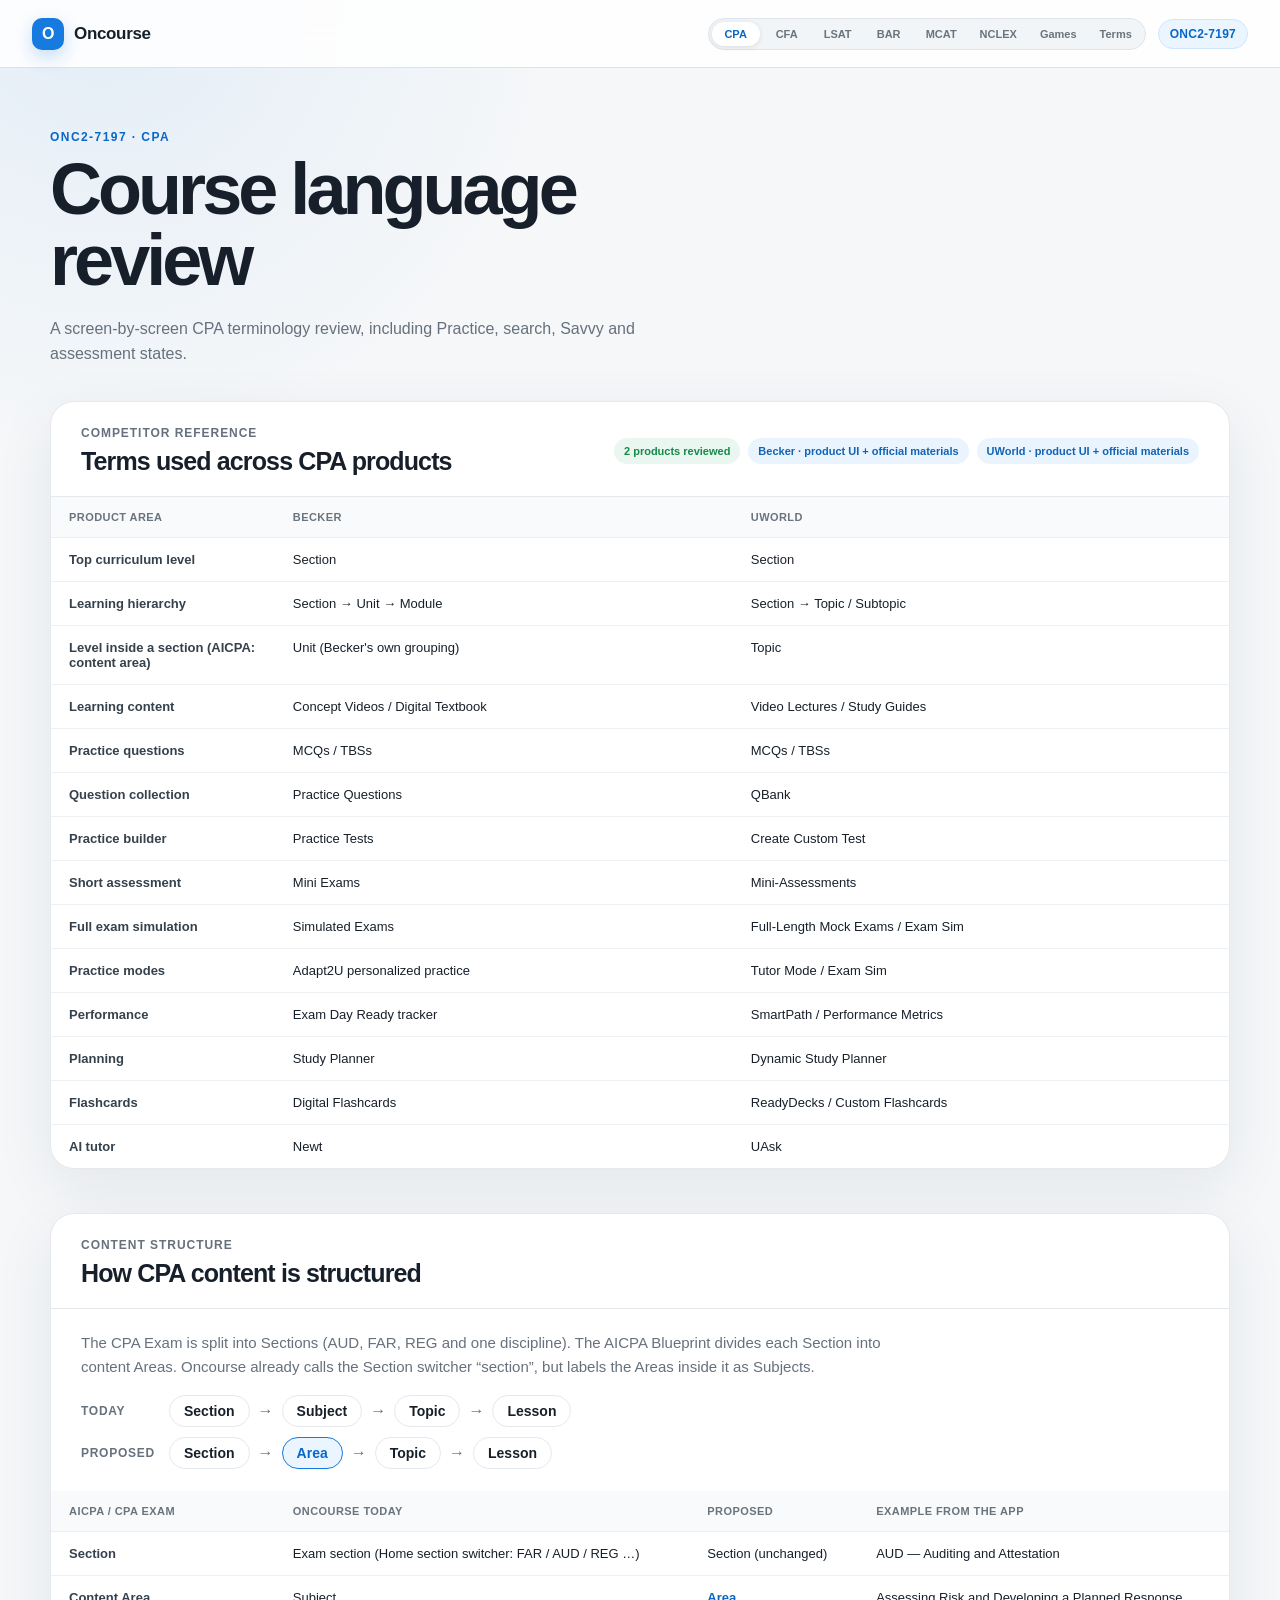
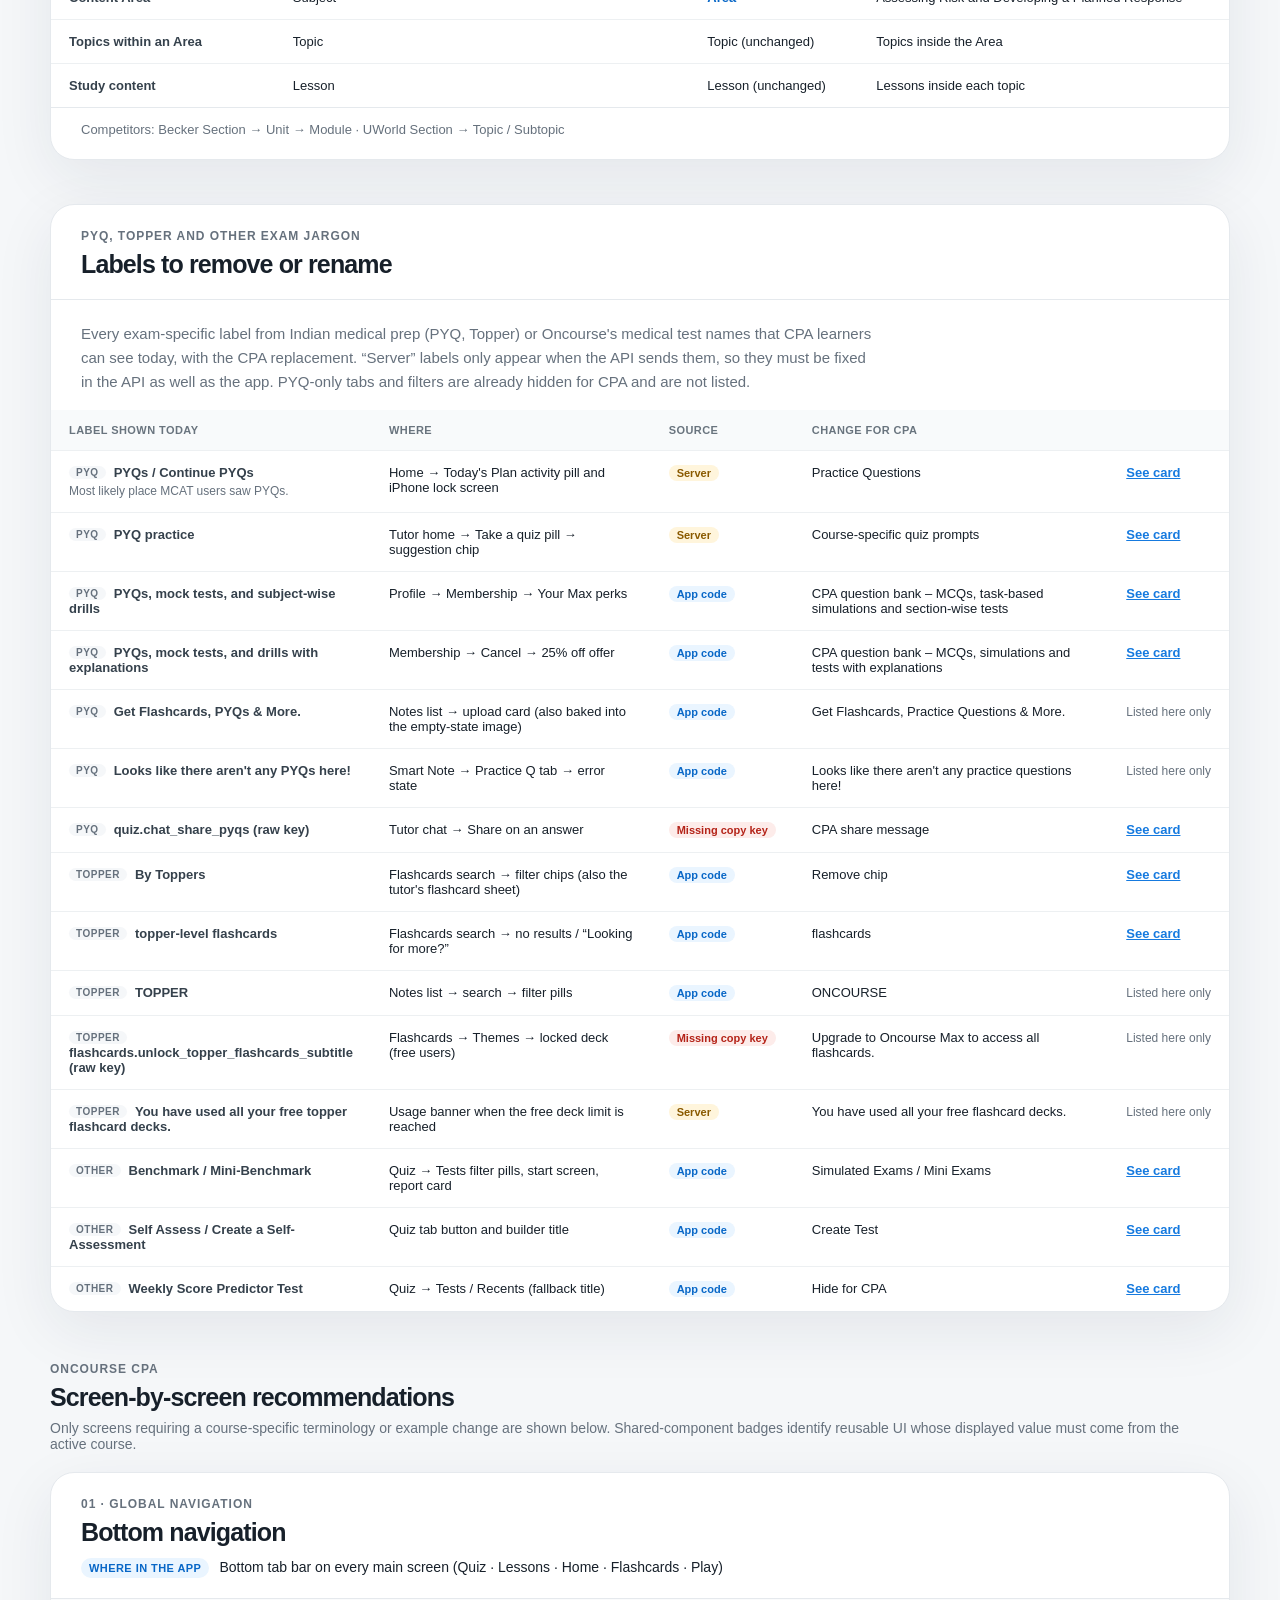
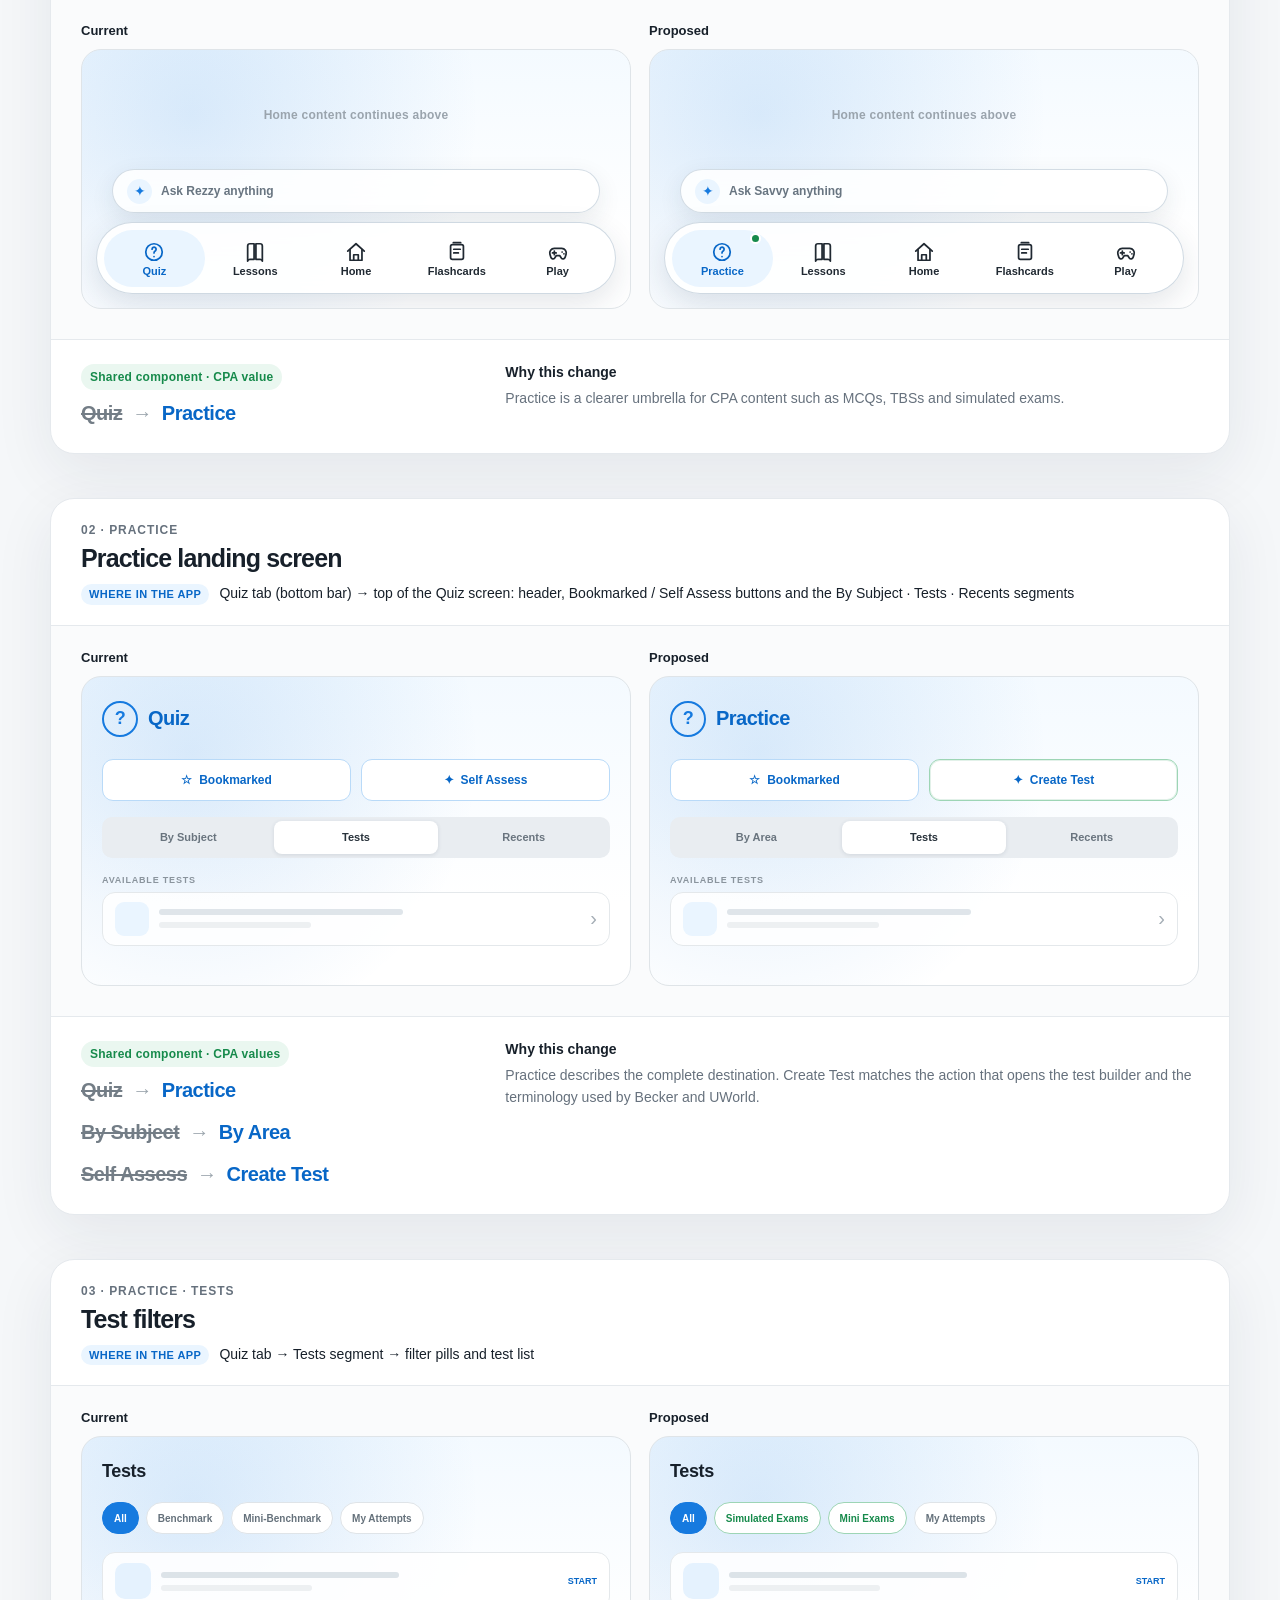
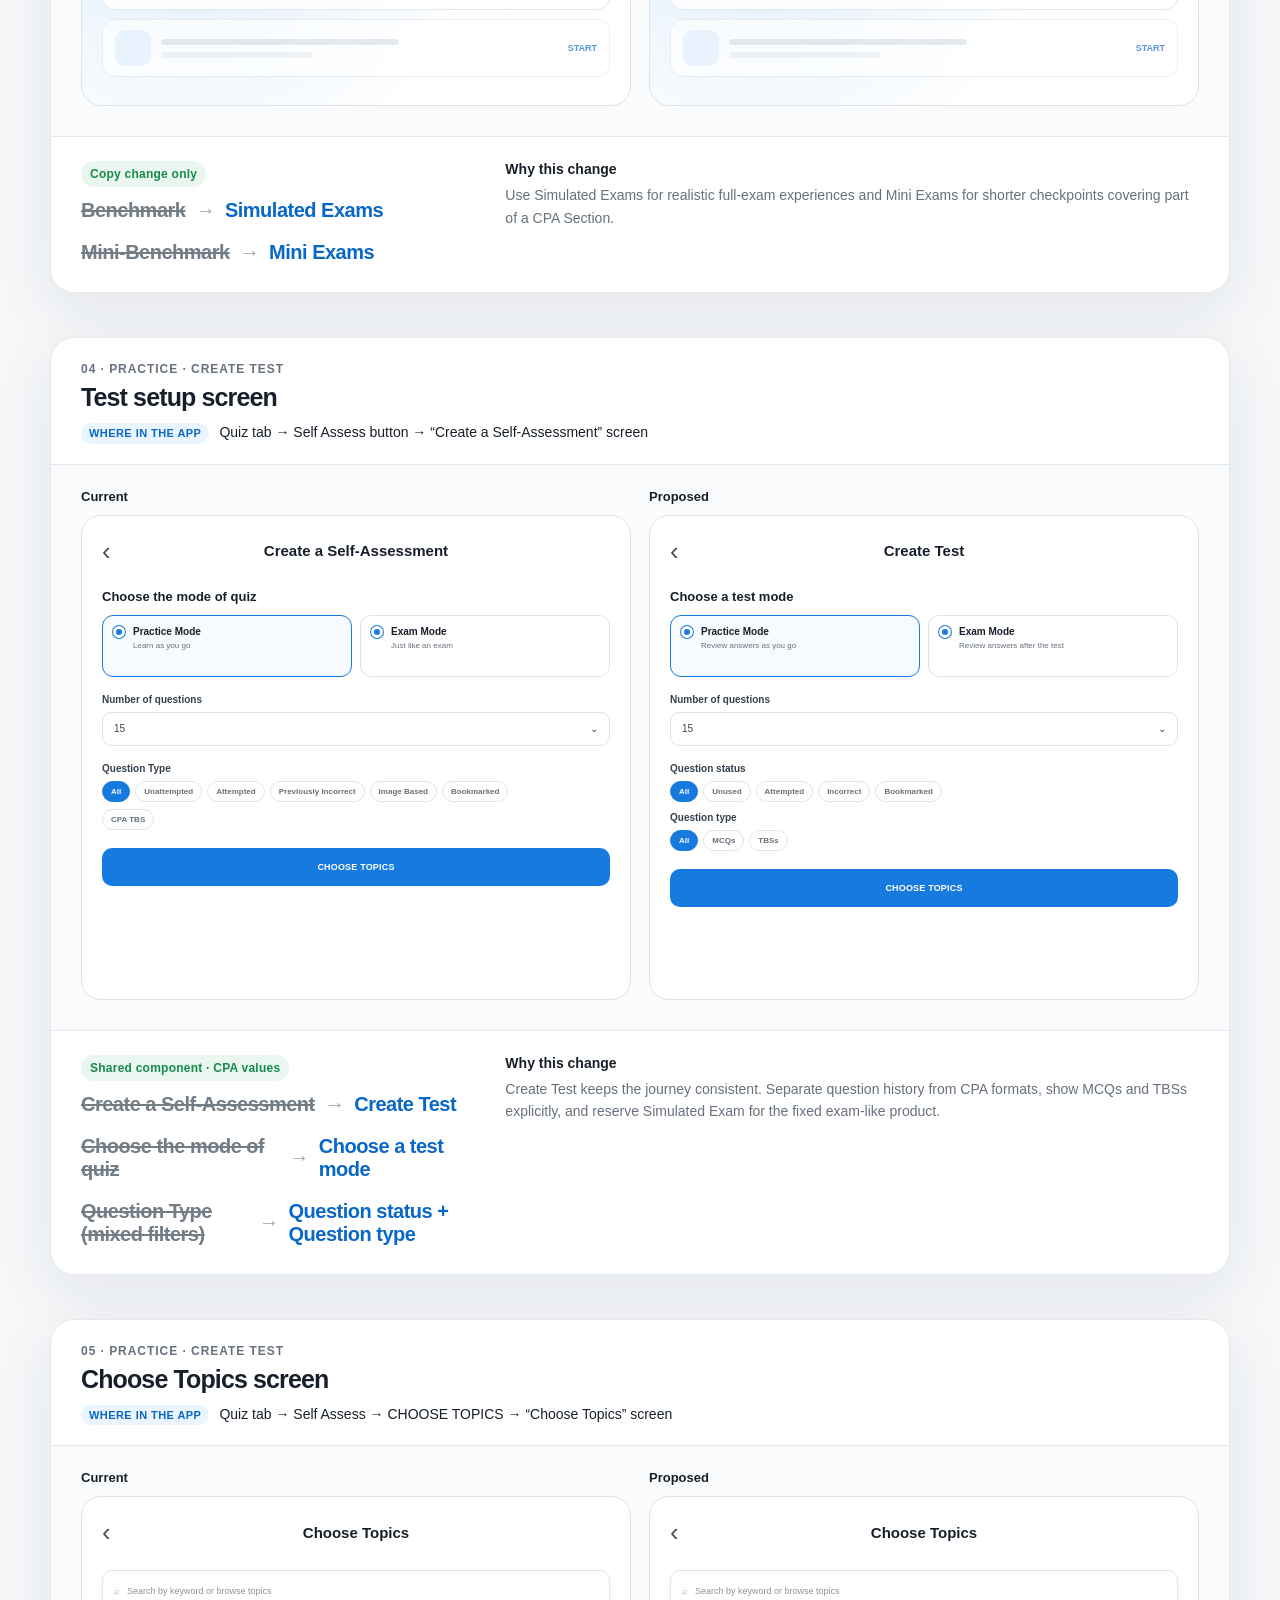
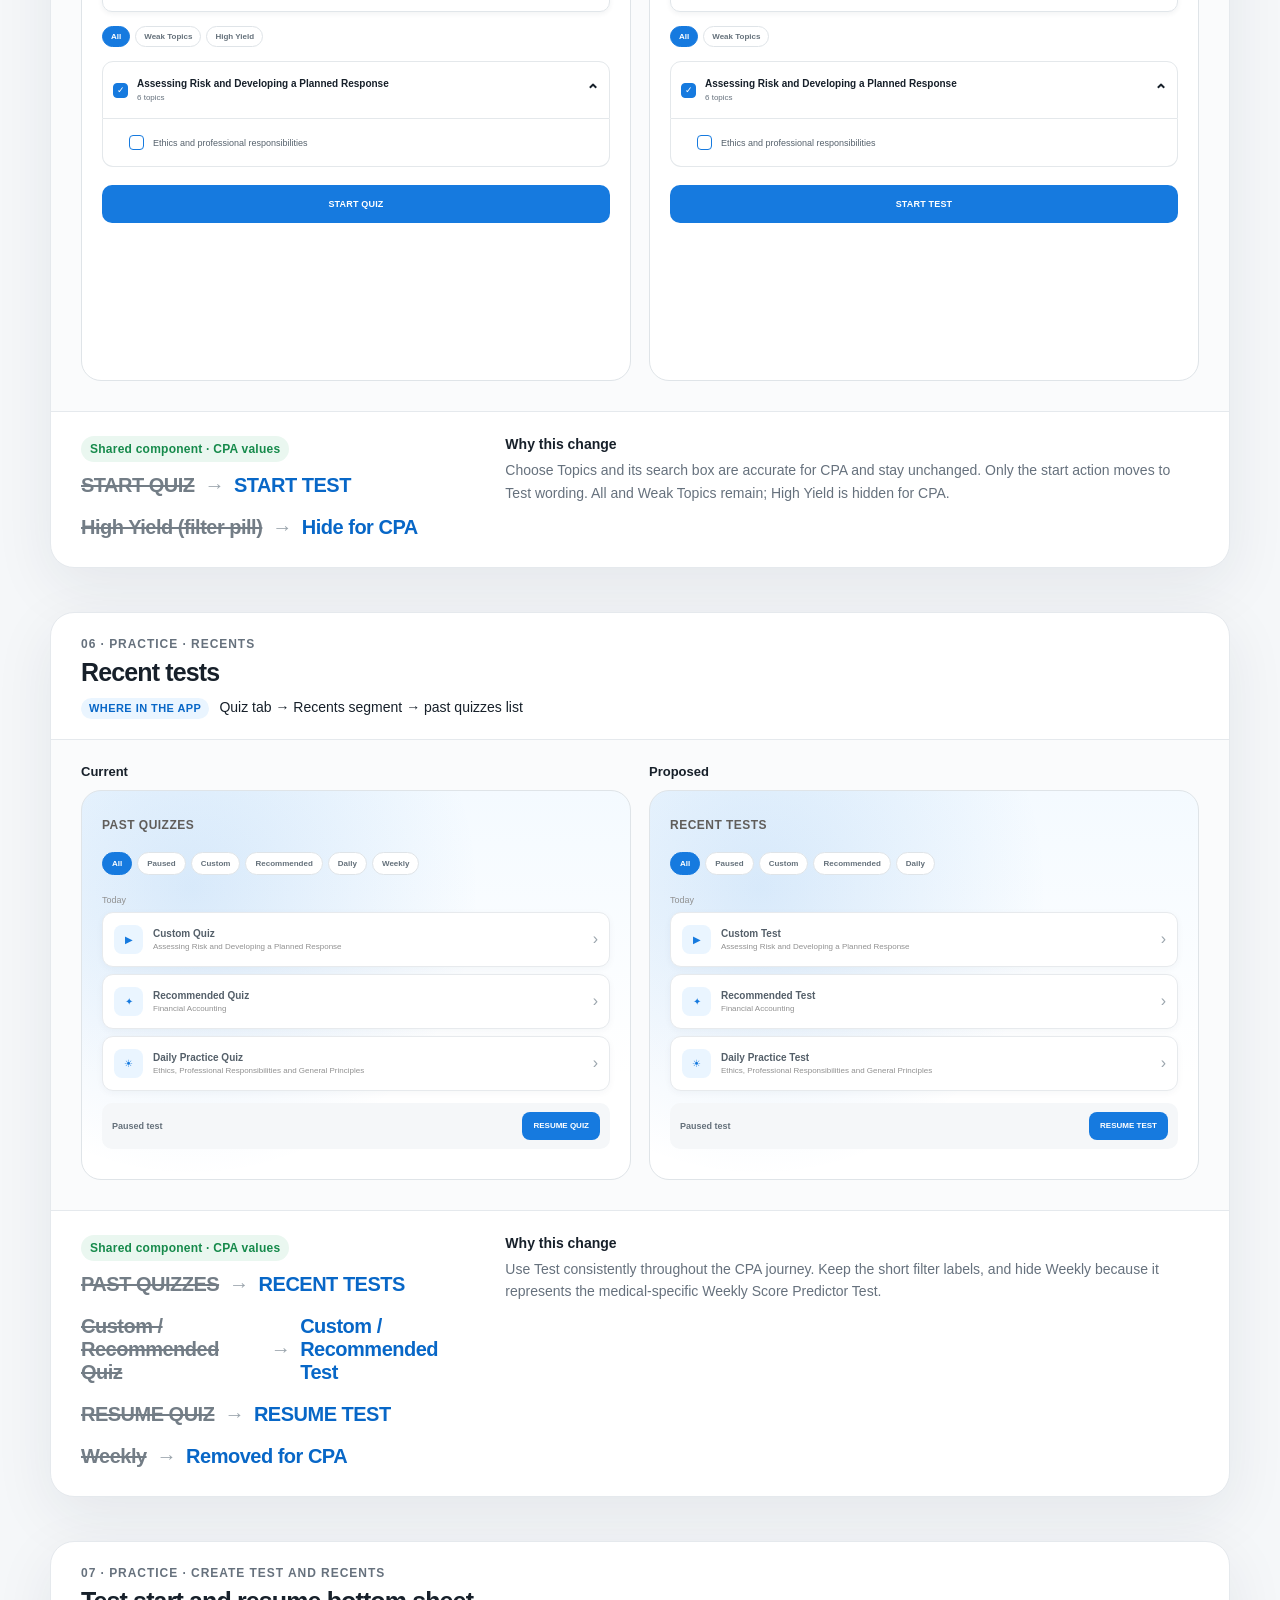
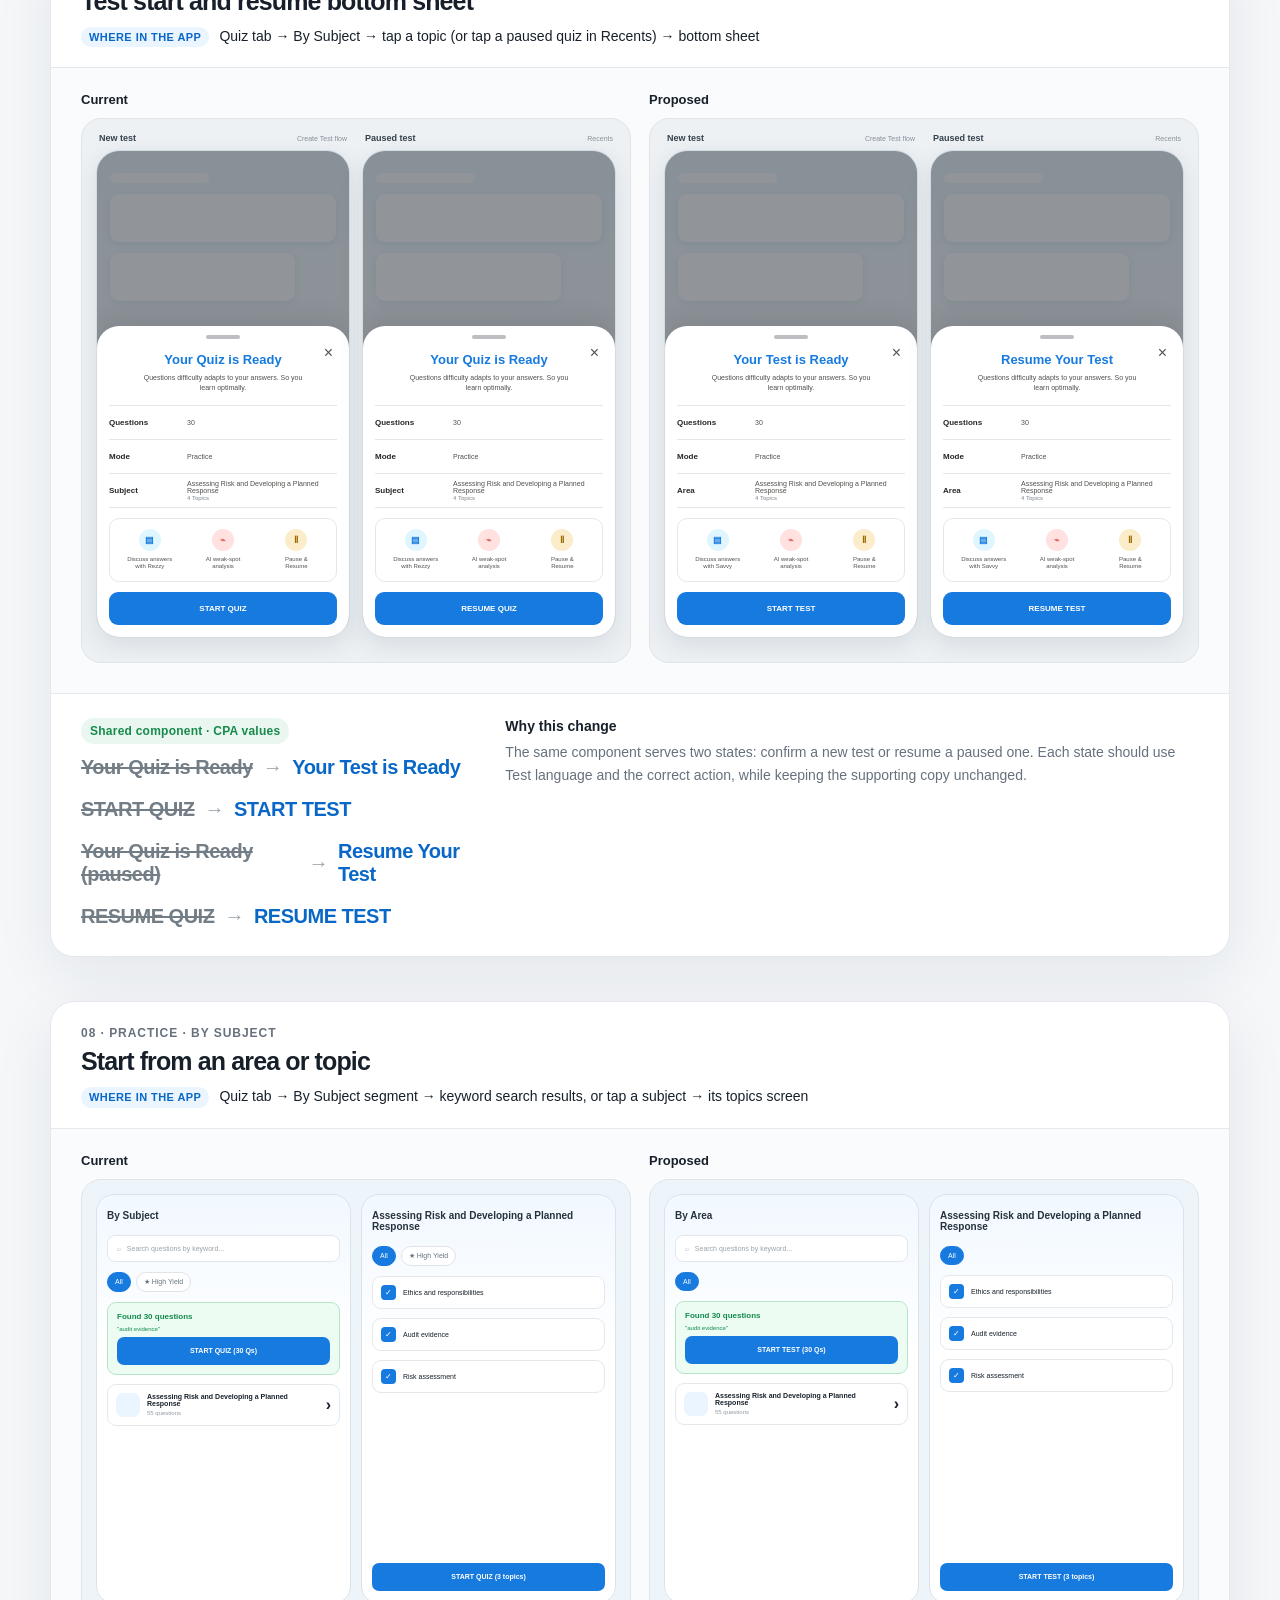
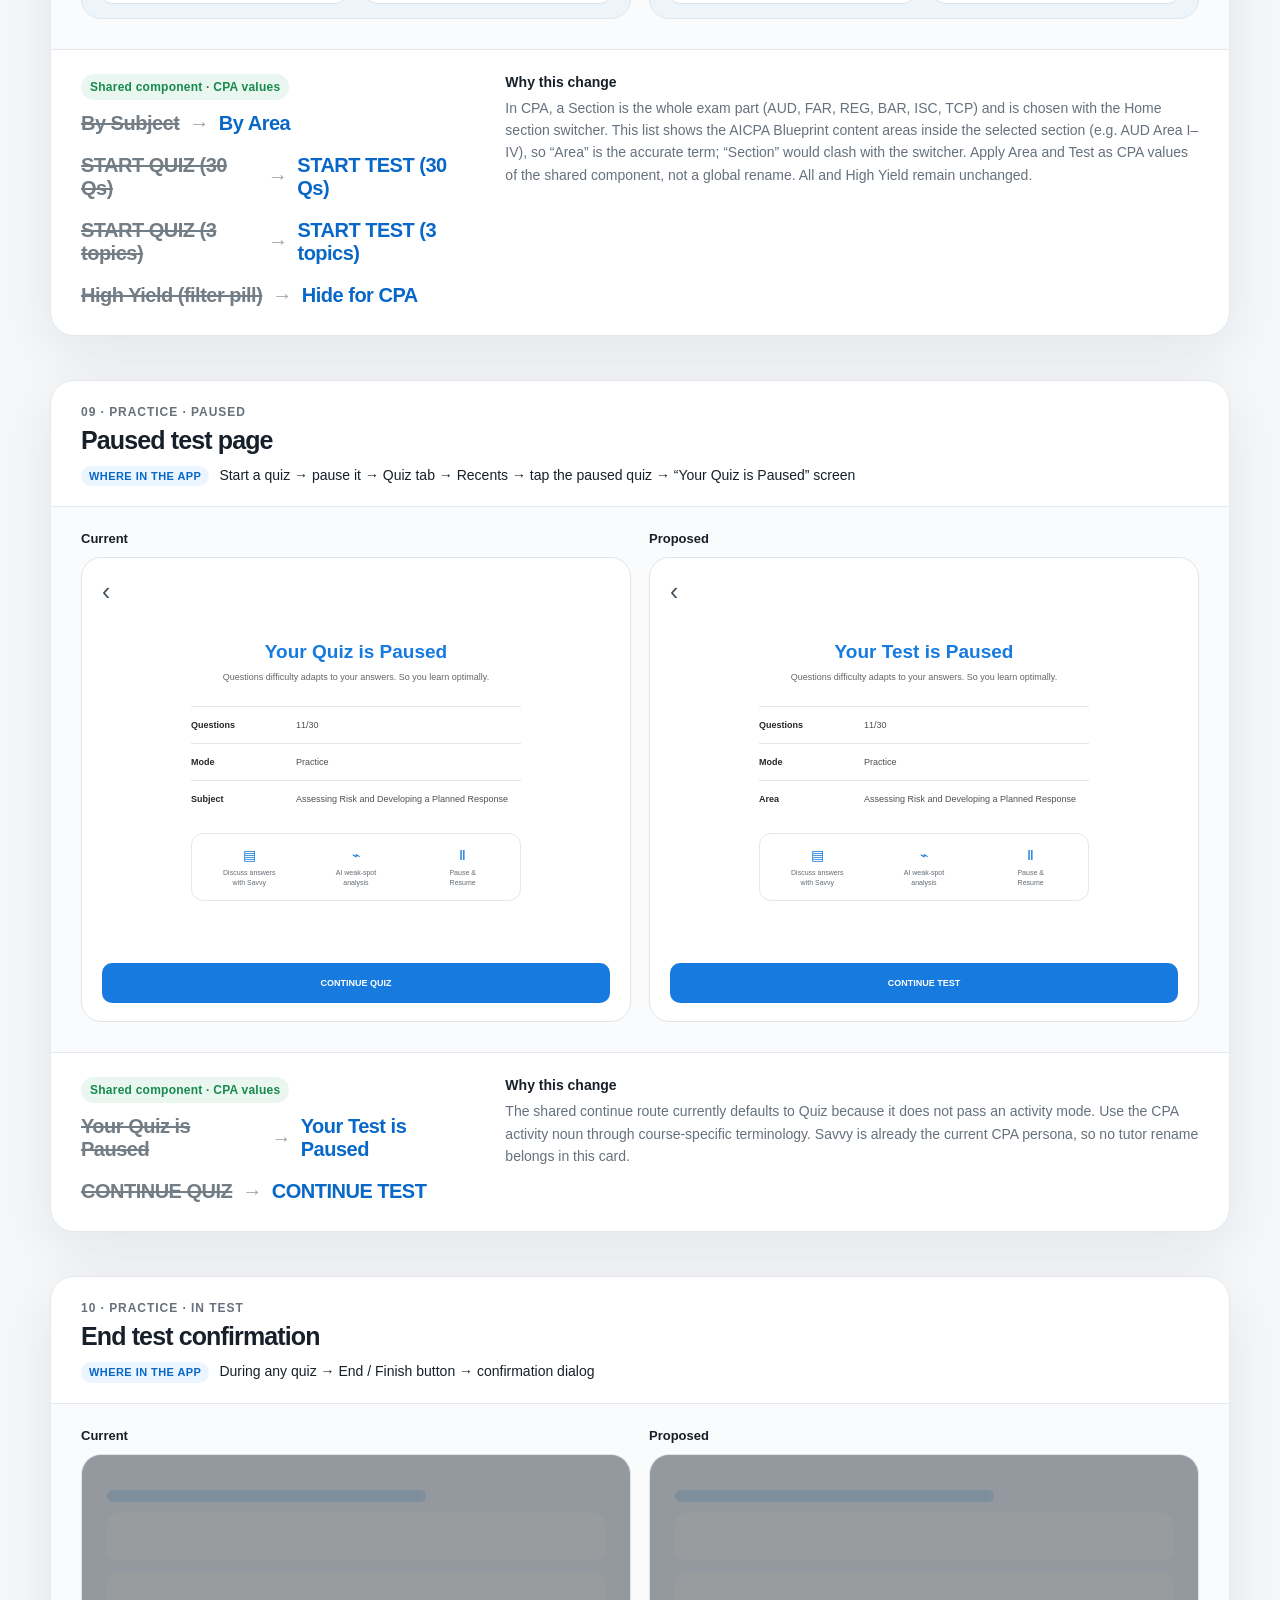
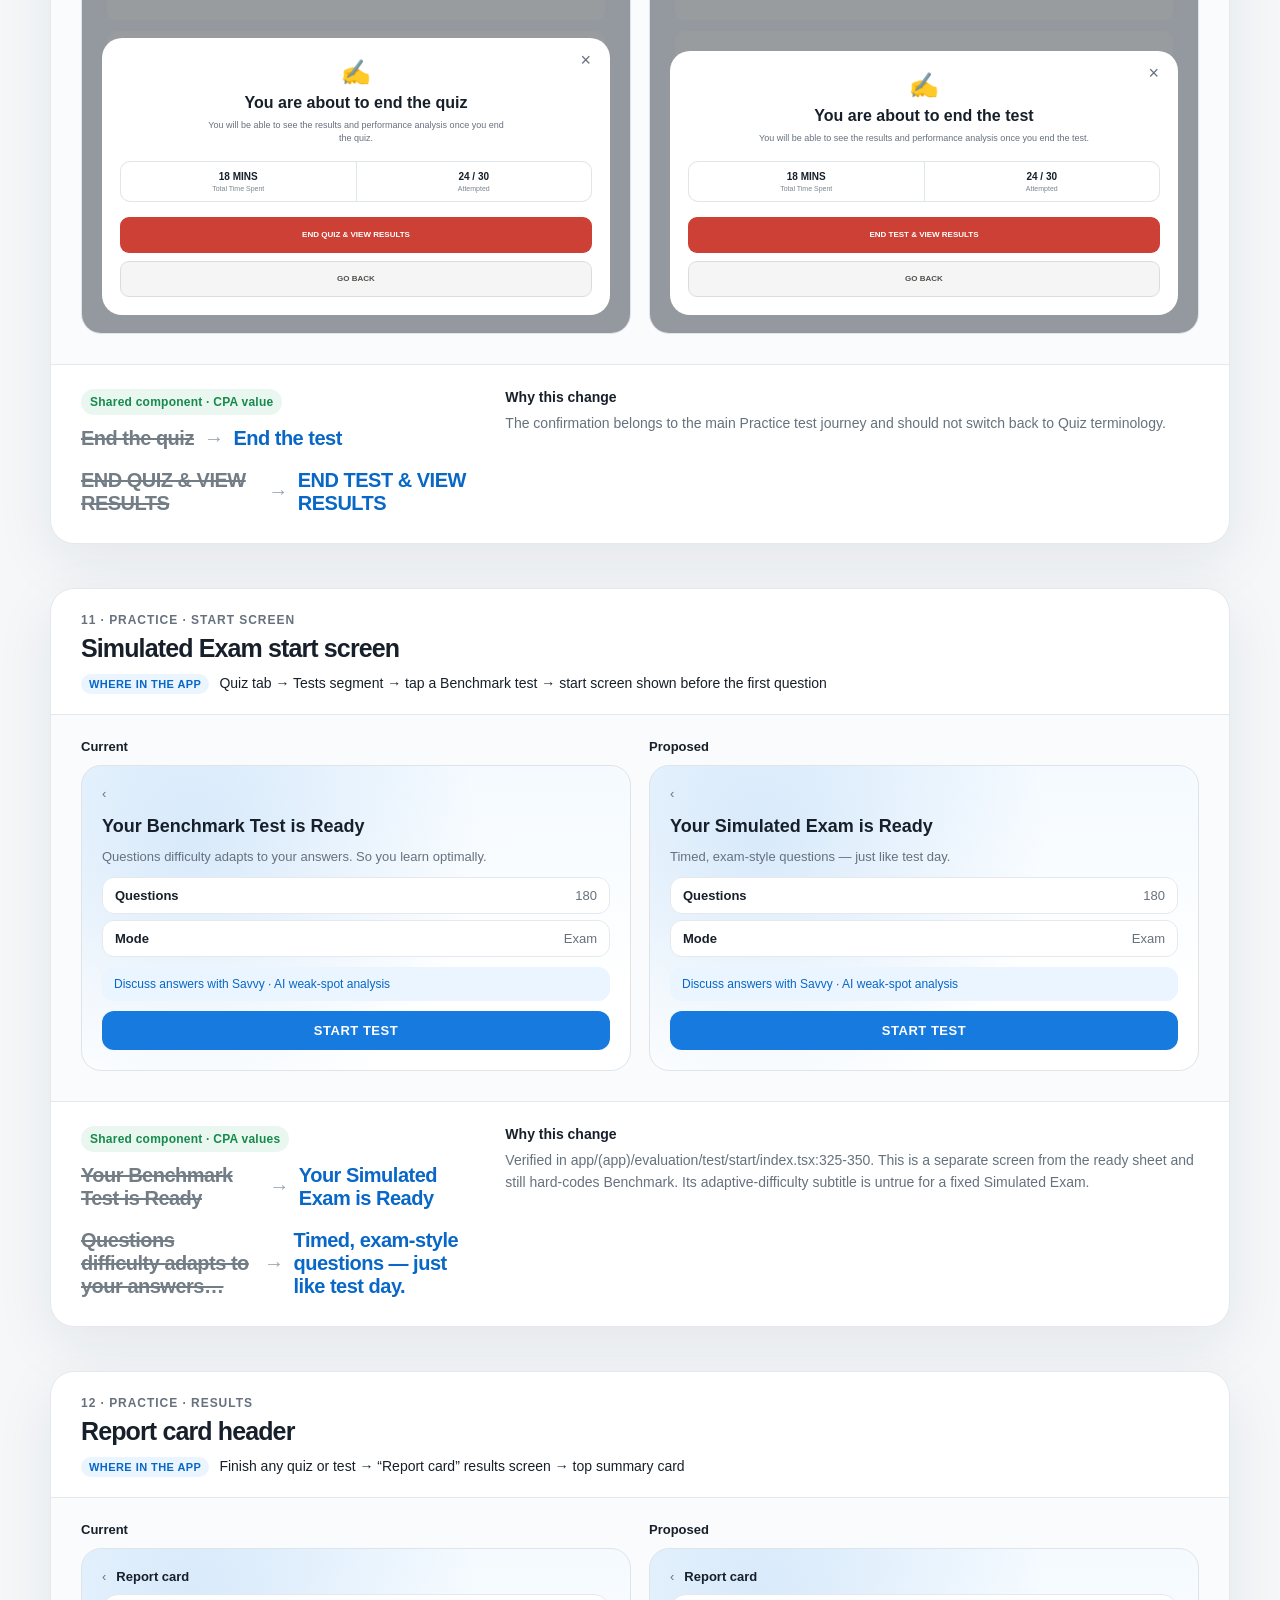
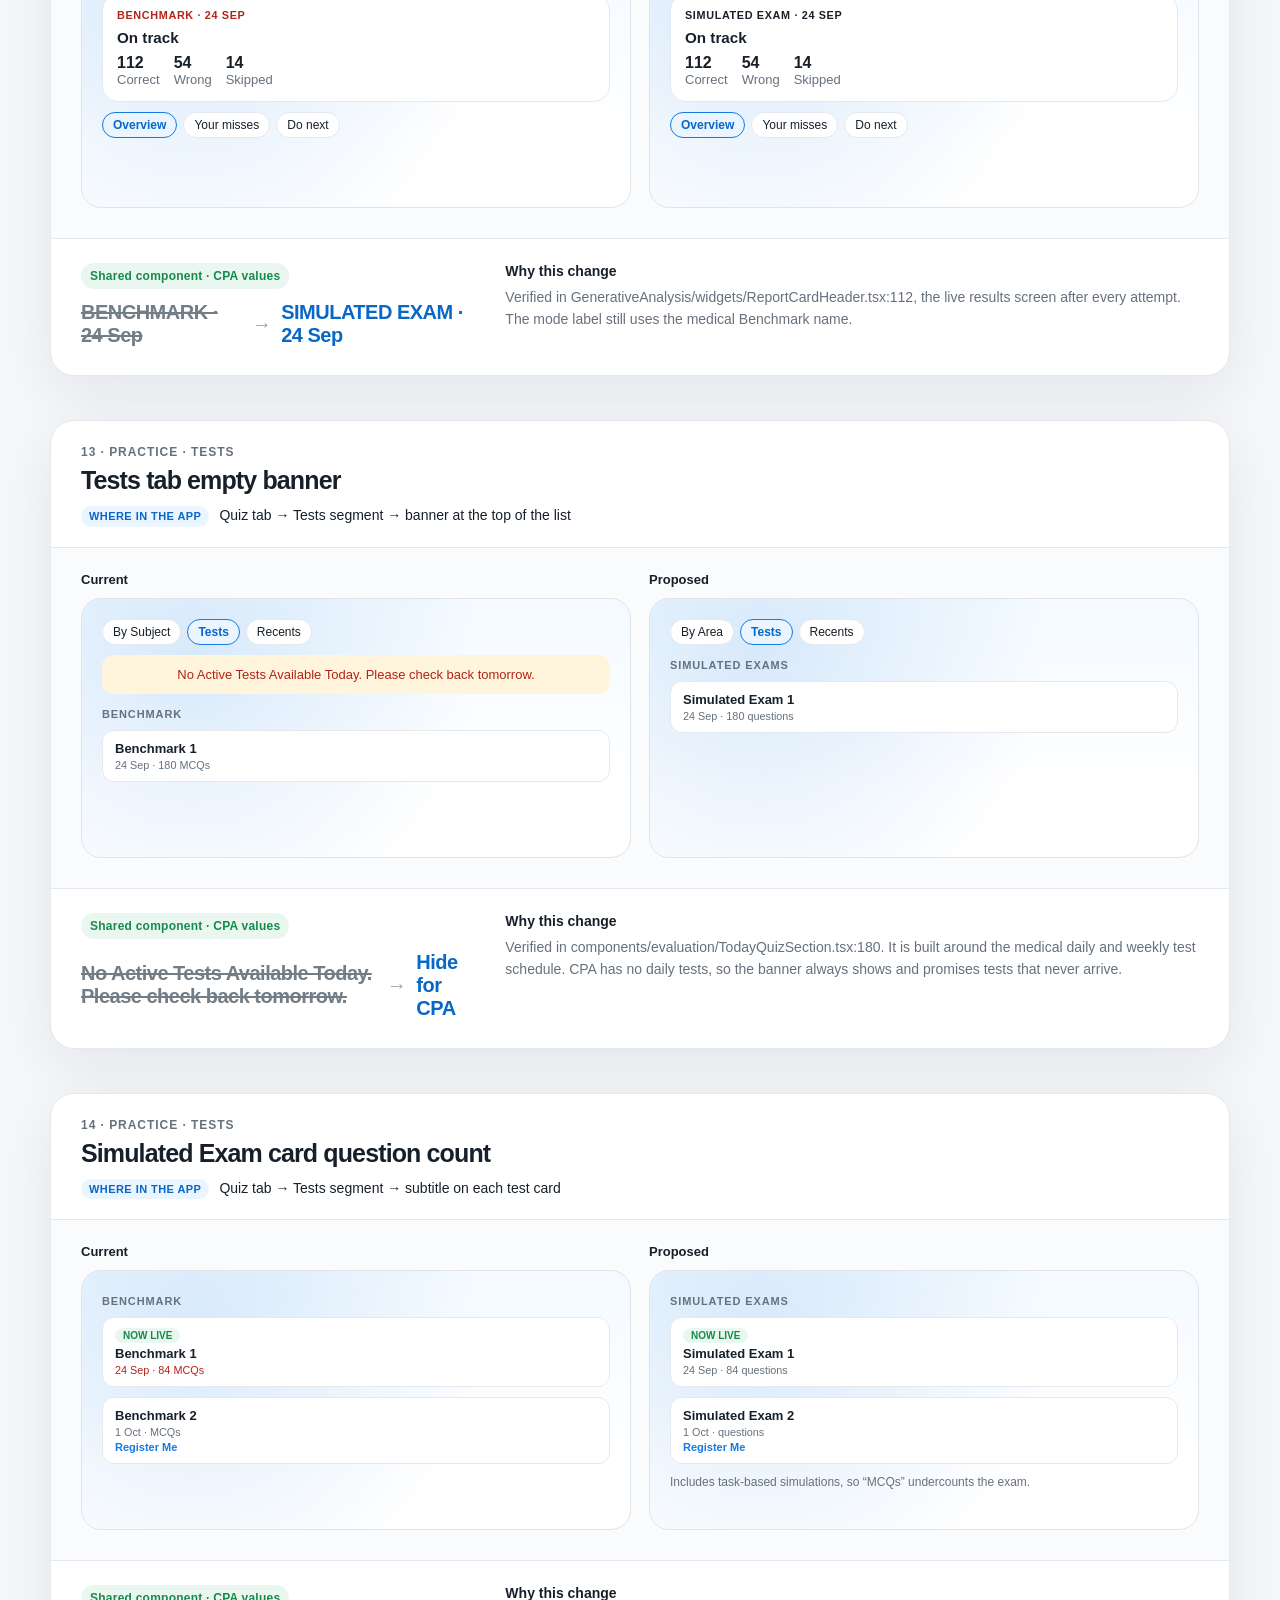
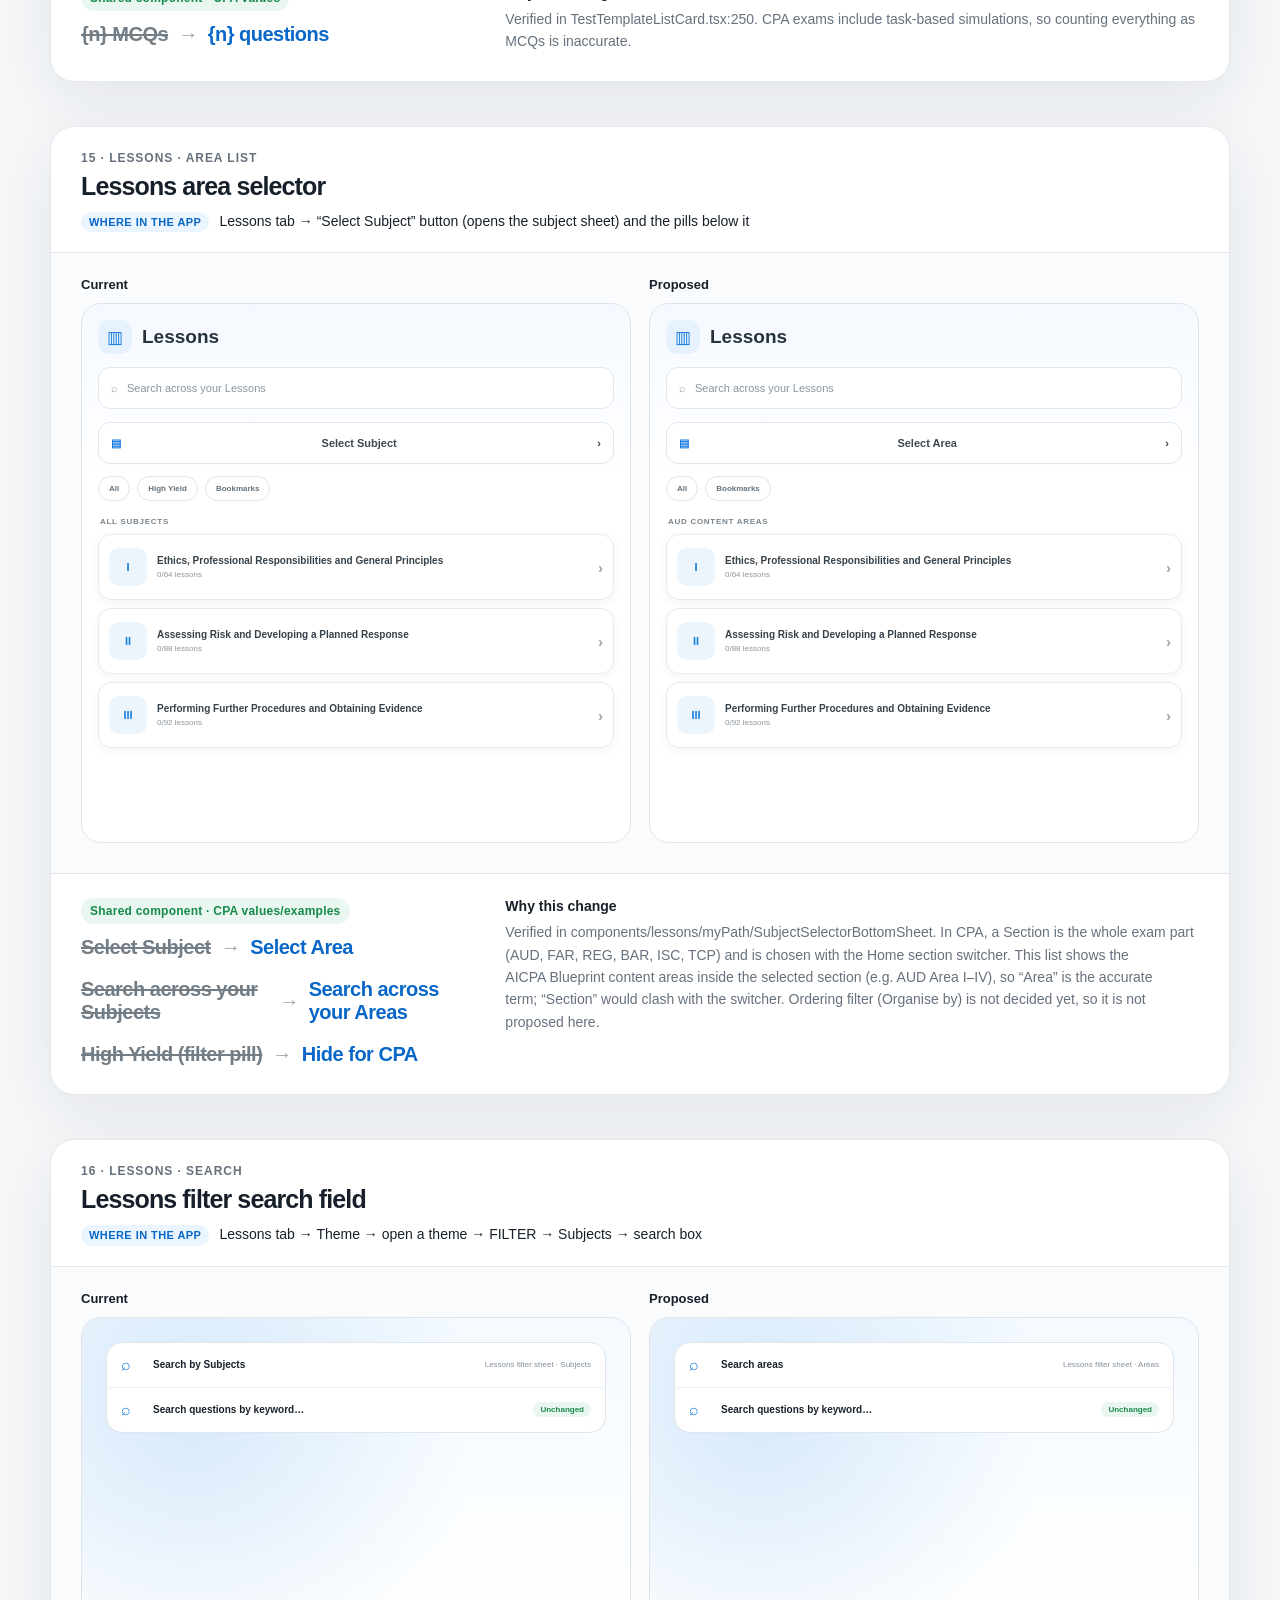
<file: index.html>
<!doctype html>
<html lang="en">
  <head>
    <meta charset="UTF-8" />
    <meta name="viewport" content="width=device-width, initial-scale=1.0" />
    <meta
      name="description"
      content="A visual review of course-specific terminology changes in Oncourse."
    />
    <title>Oncourse · Course language review</title>
    <link rel="stylesheet" href="./styles.css?v=37" />
  </head>
  <body>
    <header class="site-header">
      <a class="brand" href="#top" aria-label="Oncourse language review home">
        <span class="brand-mark" aria-hidden="true">O</span>
        <span>Oncourse</span>
      </a>
      <div class="header-actions">
        <nav class="course-switcher" aria-label="Course review">
          <a class="active" href="./index.html">CPA</a>
          <a href="./cfa.html">CFA</a>
          <a href="./lsat.html">LSAT</a>
          <a href="./bar.html">BAR</a>
          <a href="./mcat.html">MCAT</a>
          <a href="./nclex.html">NCLEX</a>
          <a href="./games.html">Games</a>
          <a href="./terms.html">Terms</a>
        </nav>
        <div class="issue-badge">ONC2-7197</div>
      </div>
    </header>

    <main id="top">
      <section class="page-heading" aria-labelledby="page-title">
        <p class="eyebrow">ONC2-7197 · CPA</p>
        <h1 id="page-title">Course language review</h1>
        <p class="page-intro">
          A screen-by-screen CPA terminology review, including Practice, search, Savvy and assessment states.
        </p>
      </section>

      <section class="terminology-section" aria-labelledby="cpa-terminology-title">
        <header class="section-heading">
          <div>
            <p class="card-kicker">Competitor reference</p>
            <h2 id="cpa-terminology-title">Terms used across CPA products</h2>
          </div>
          <div class="audit-meta">
            <span class="audit-chip">2 products reviewed</span>
            <span class="audit-chip source-chip">Becker · product UI + official materials</span>
            <span class="audit-chip source-chip">UWorld · product UI + official materials</span>
          </div>
        </header>
        <div id="cpa-terminology-table"></div>
      </section>

      <section class="terminology-section structure-section" aria-labelledby="cpa-structure-title">
        <header class="section-heading">
          <div>
            <p class="card-kicker">Content structure</p>
            <h2 id="cpa-structure-title">How CPA content is structured</h2>
          </div>
        </header>
        <div id="cpa-structure"></div>
      </section>

      <section class="terminology-section structure-section" aria-labelledby="cpa-labels-title">
        <header class="section-heading">
          <div>
            <p class="card-kicker">PYQ, Topper and other exam jargon</p>
            <h2 id="cpa-labels-title">Labels to remove or rename</h2>
          </div>
        </header>
        <div id="cpa-labels"></div>
      </section>

      <section class="proposal-heading" aria-labelledby="cpa-proposal-title">
        <p class="card-kicker">Oncourse CPA</p>
        <h2 id="cpa-proposal-title">Screen-by-screen recommendations</h2>
        <p>Only screens requiring a course-specific terminology or example change are shown below. Shared-component badges identify reusable UI whose displayed value must come from the active course.</p>
      </section>

      <div id="review-list" class="review-list"></div>
    </main>

    <script src="./shared.js?v=23"></script>
    <script src="./app.js?v=34"></script>
  </body>
</html>
</file>
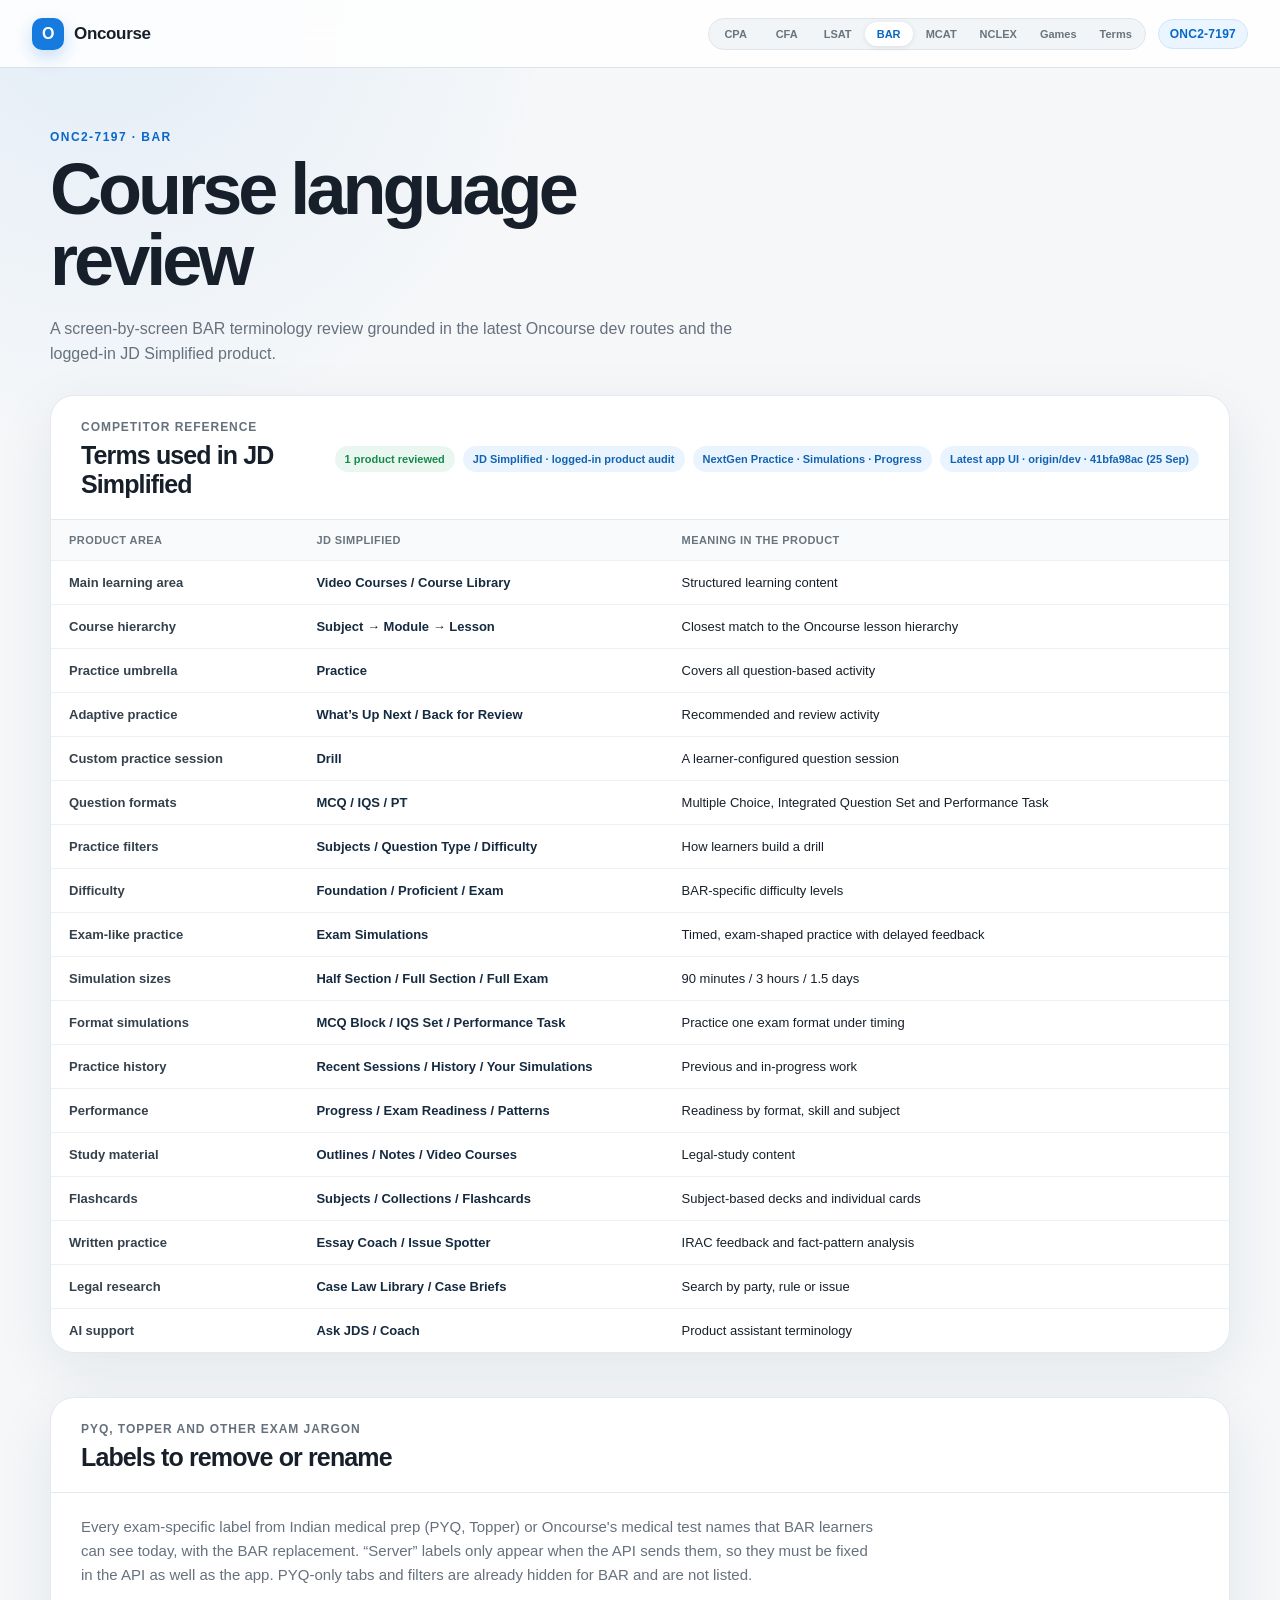
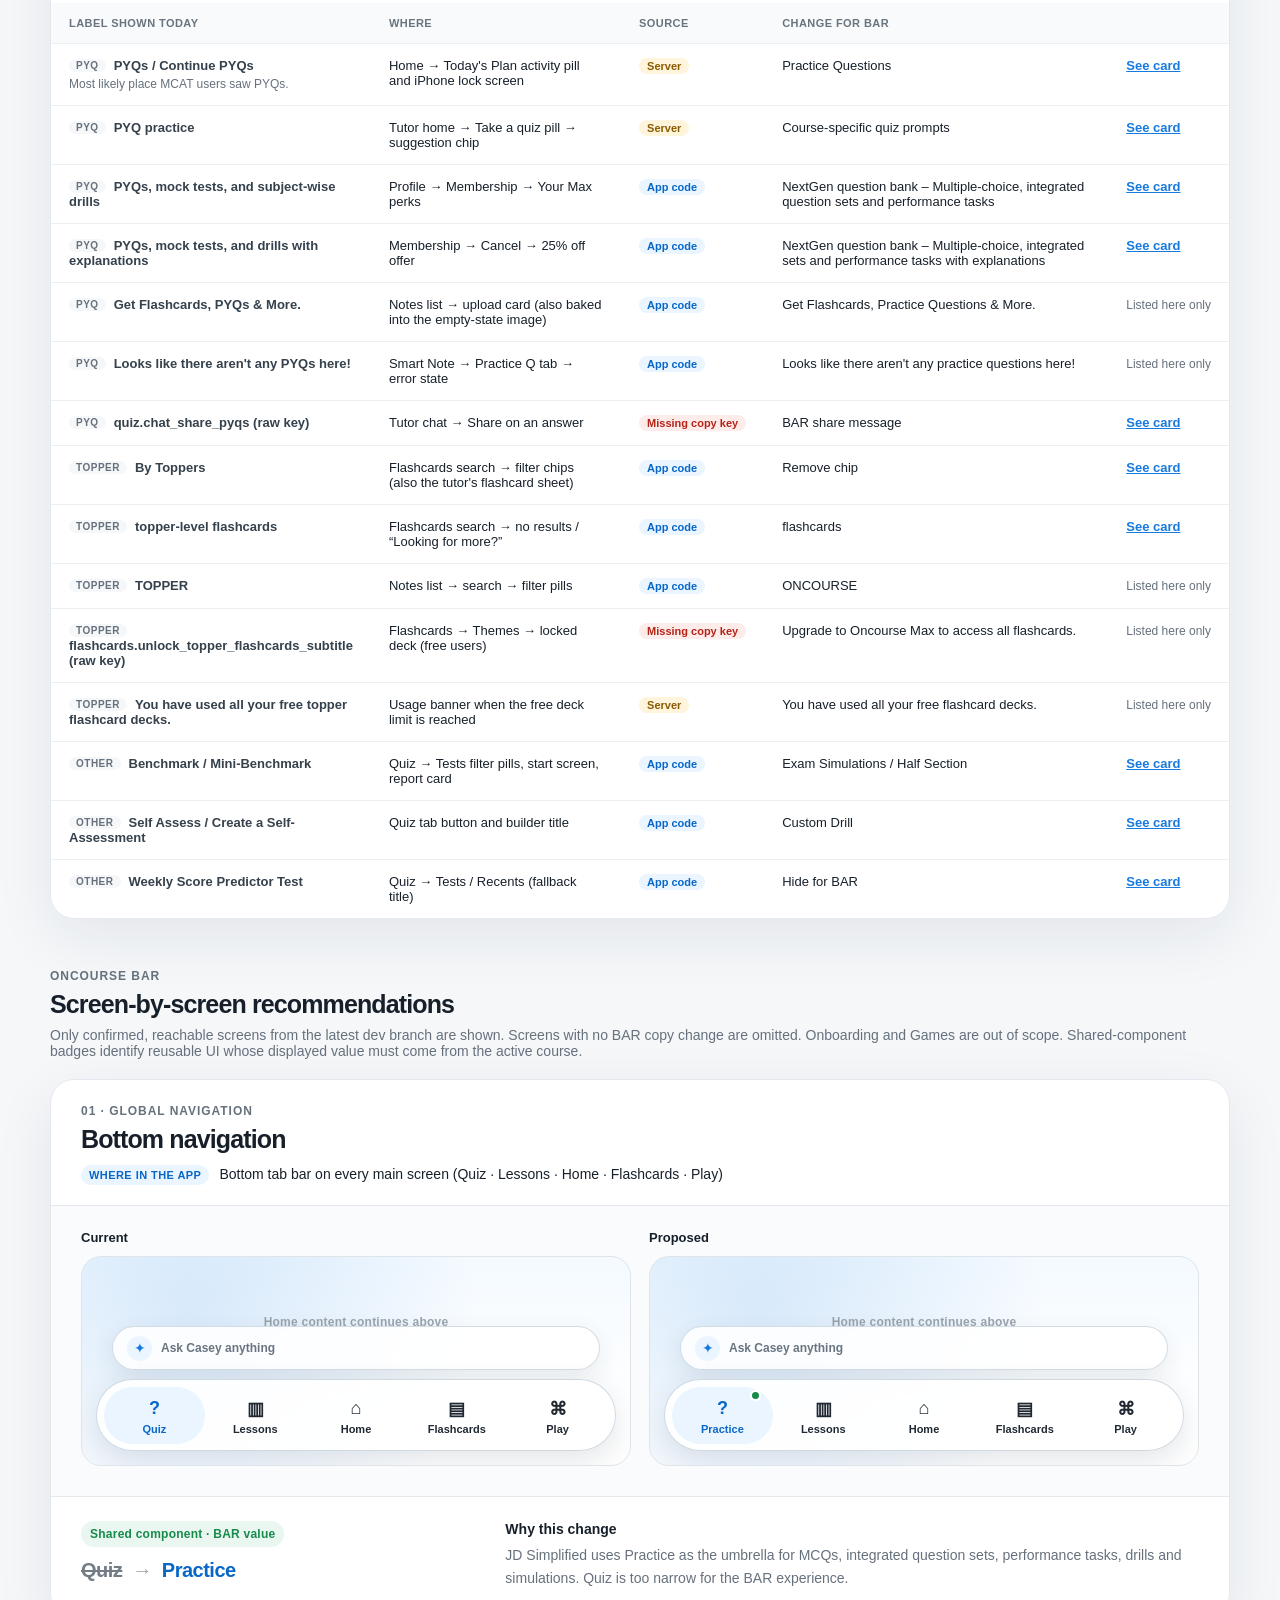
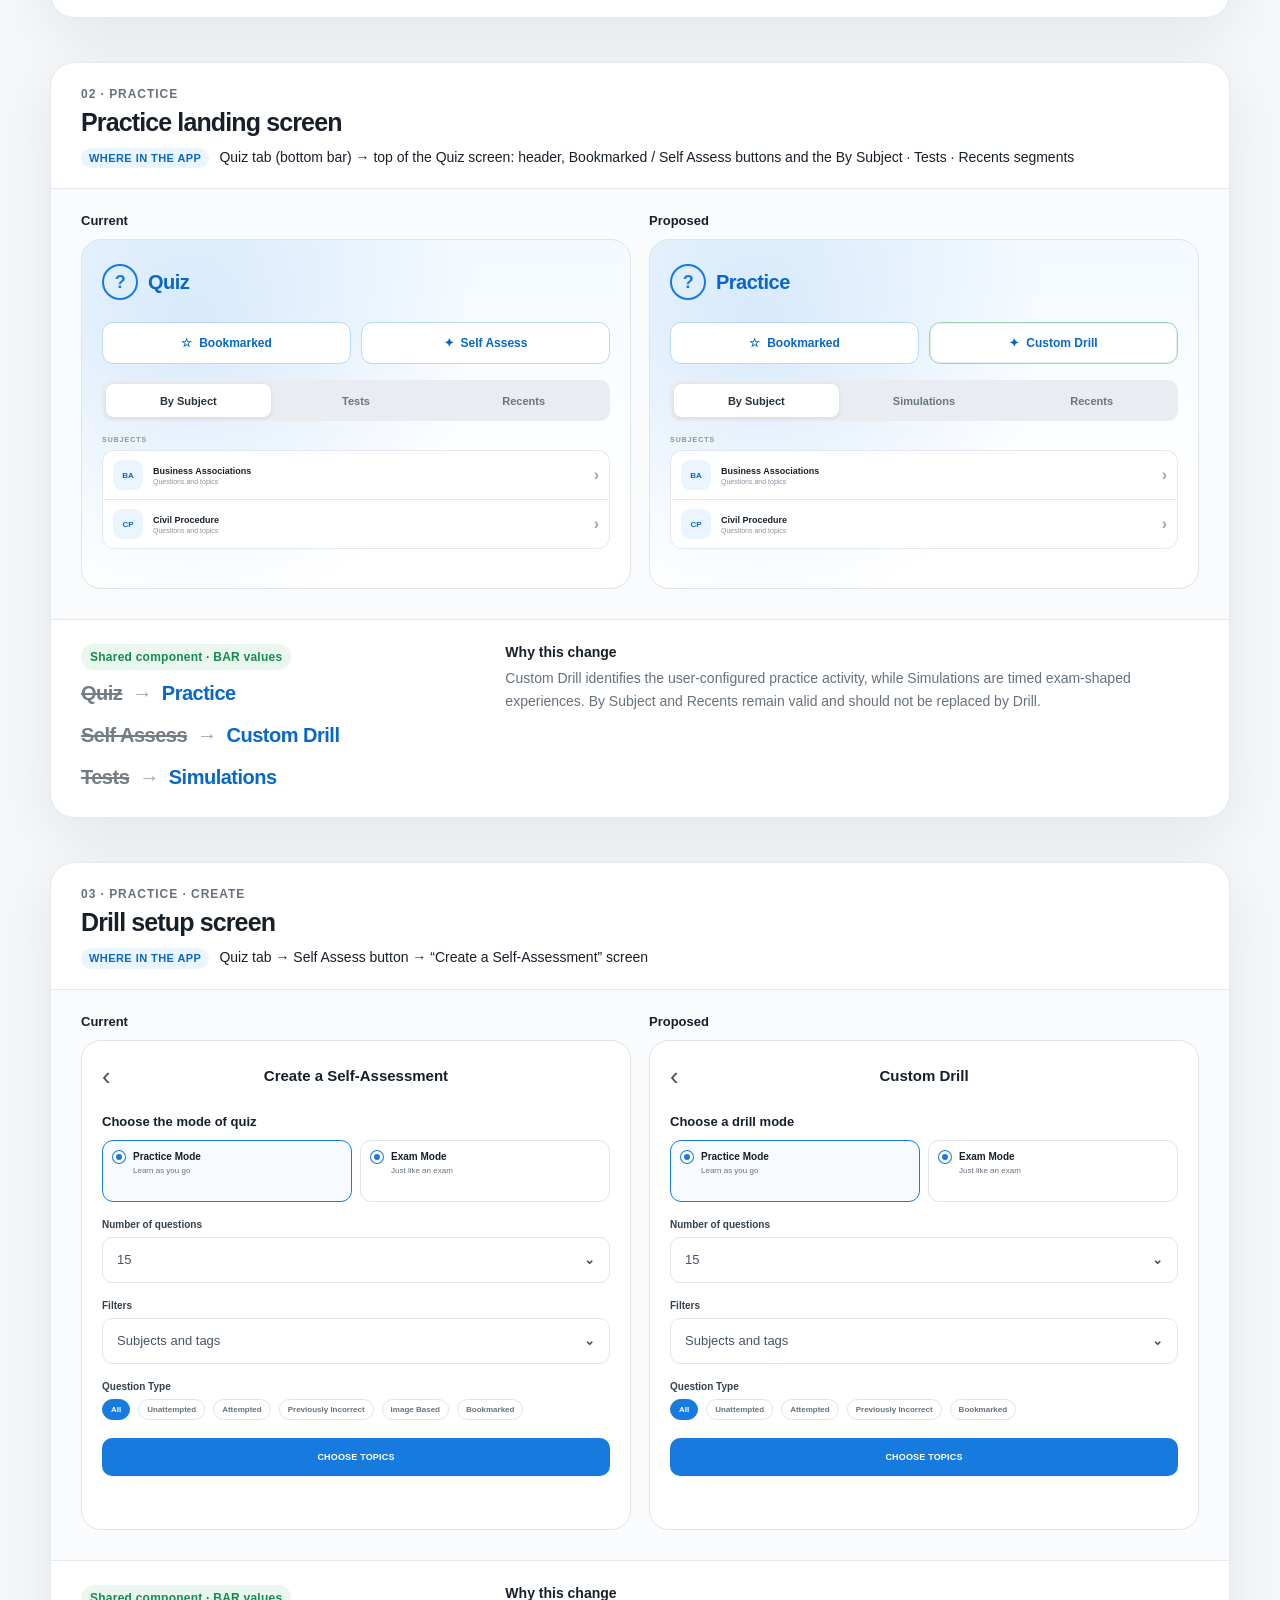
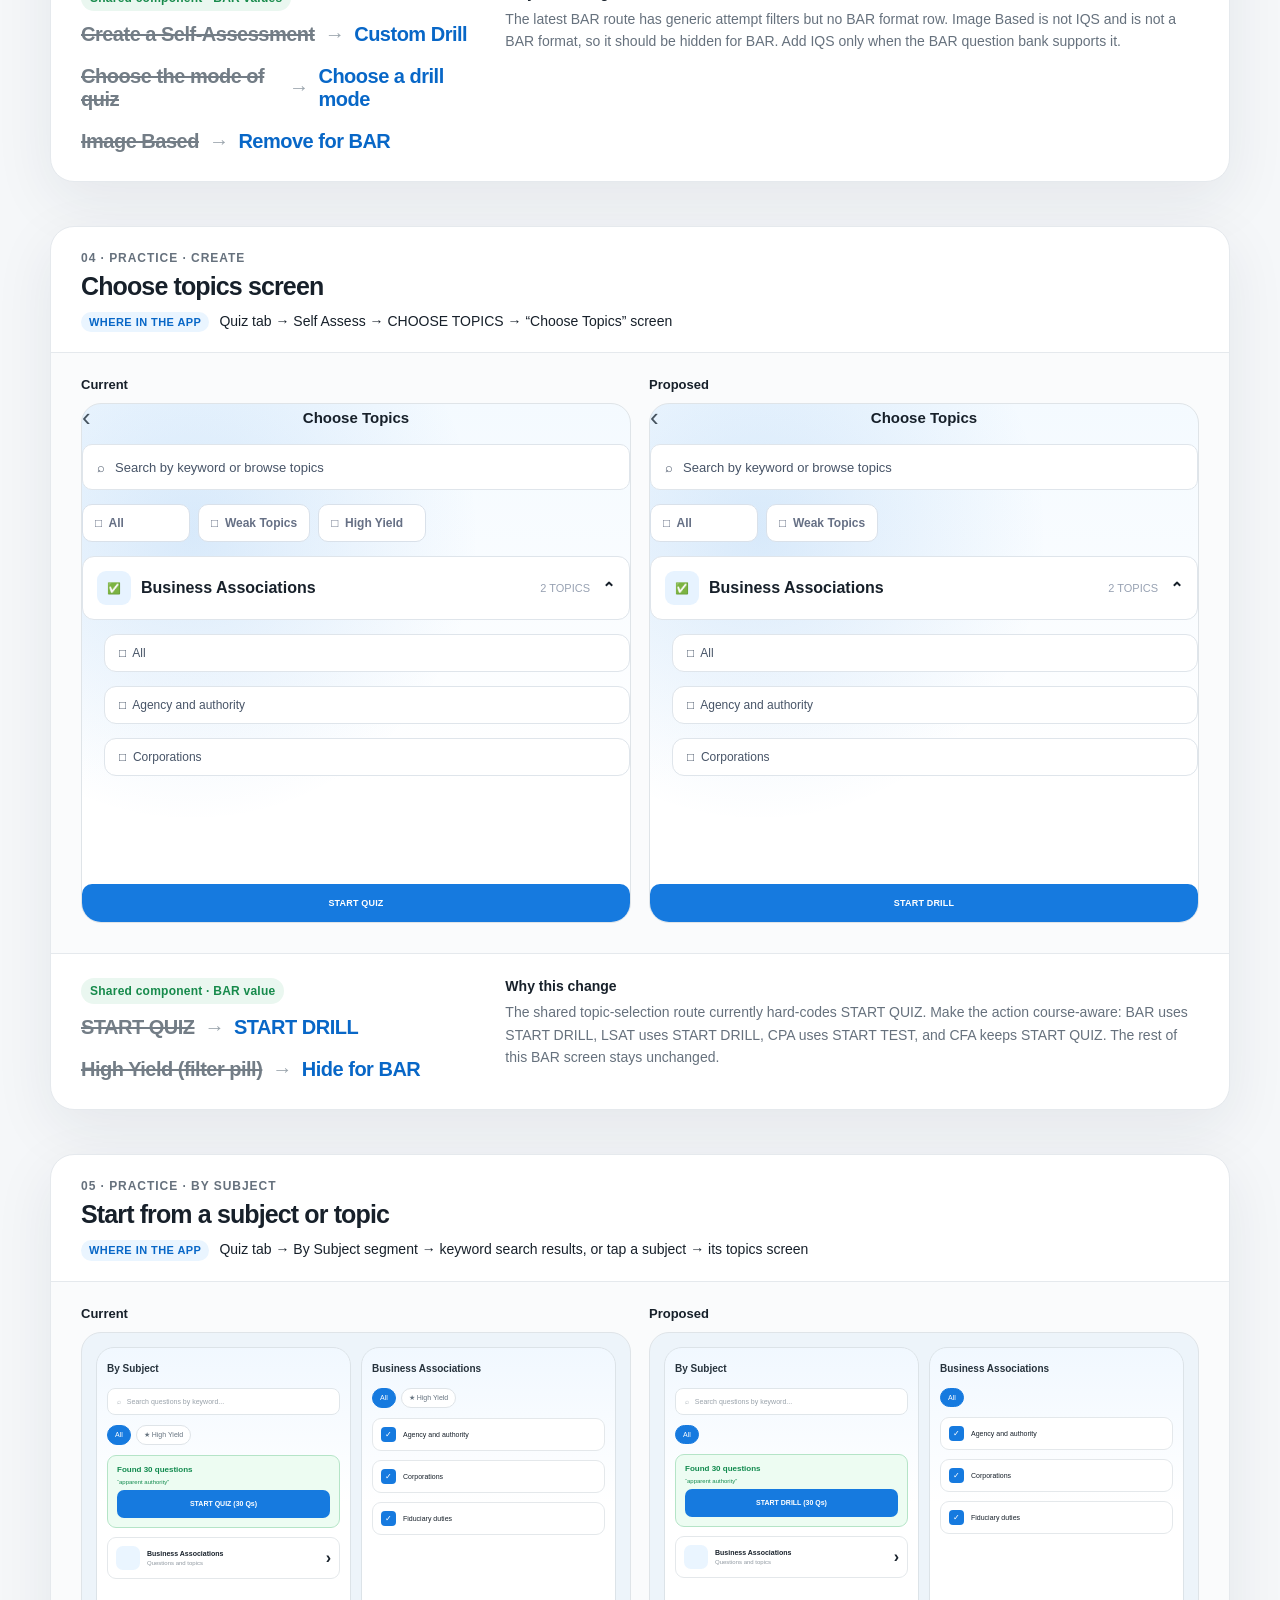
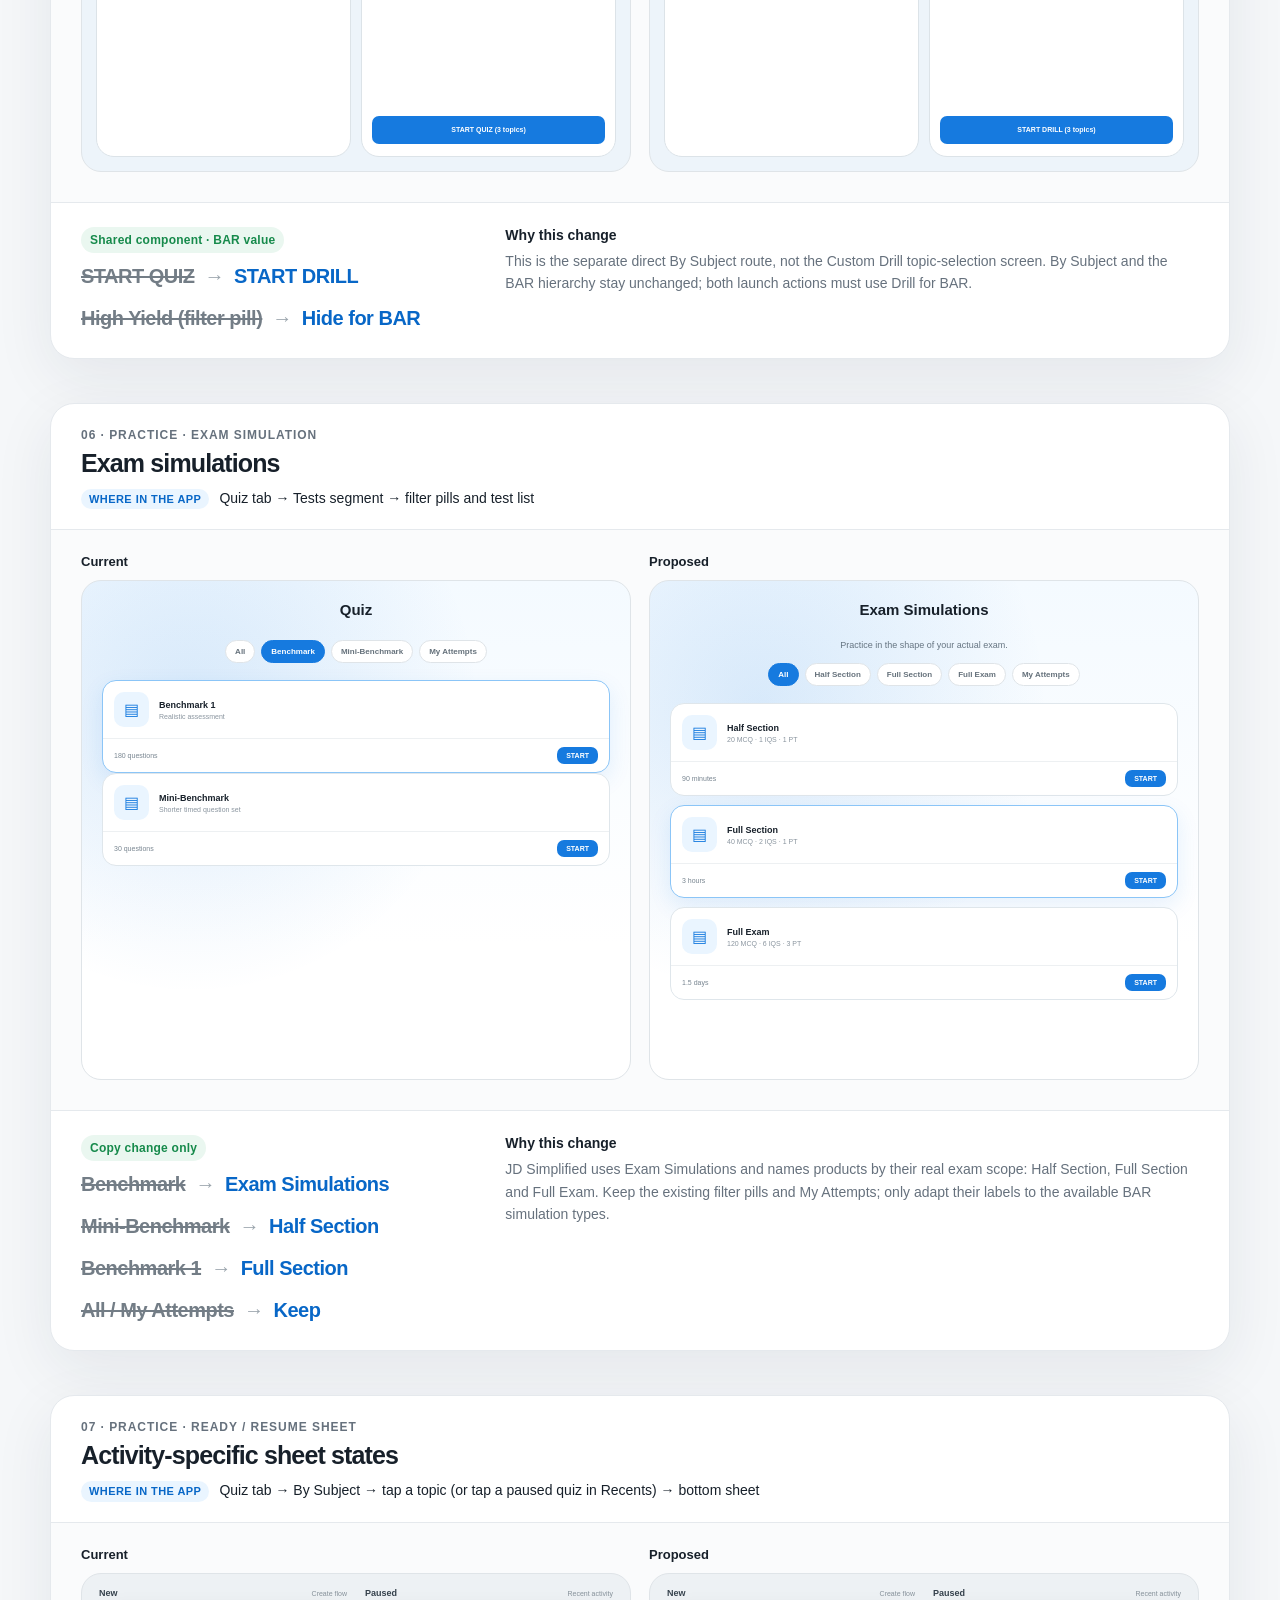
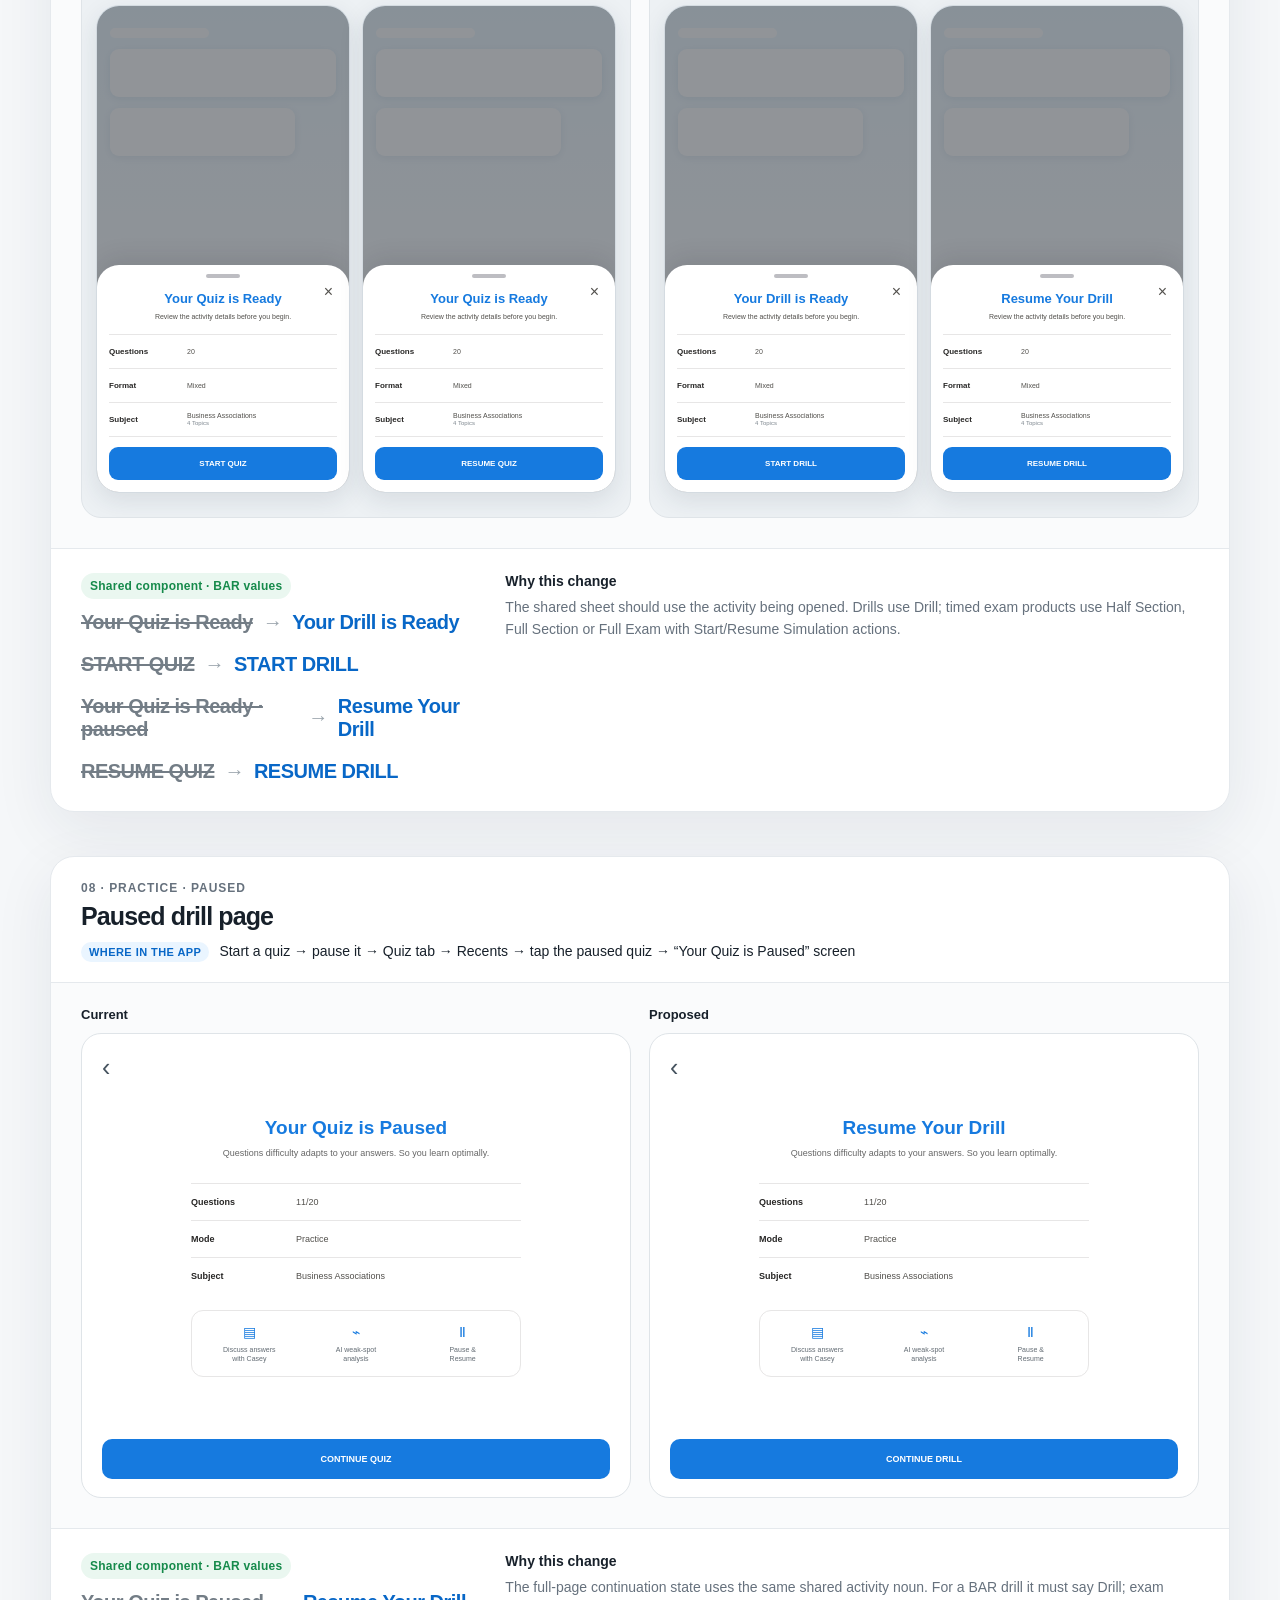
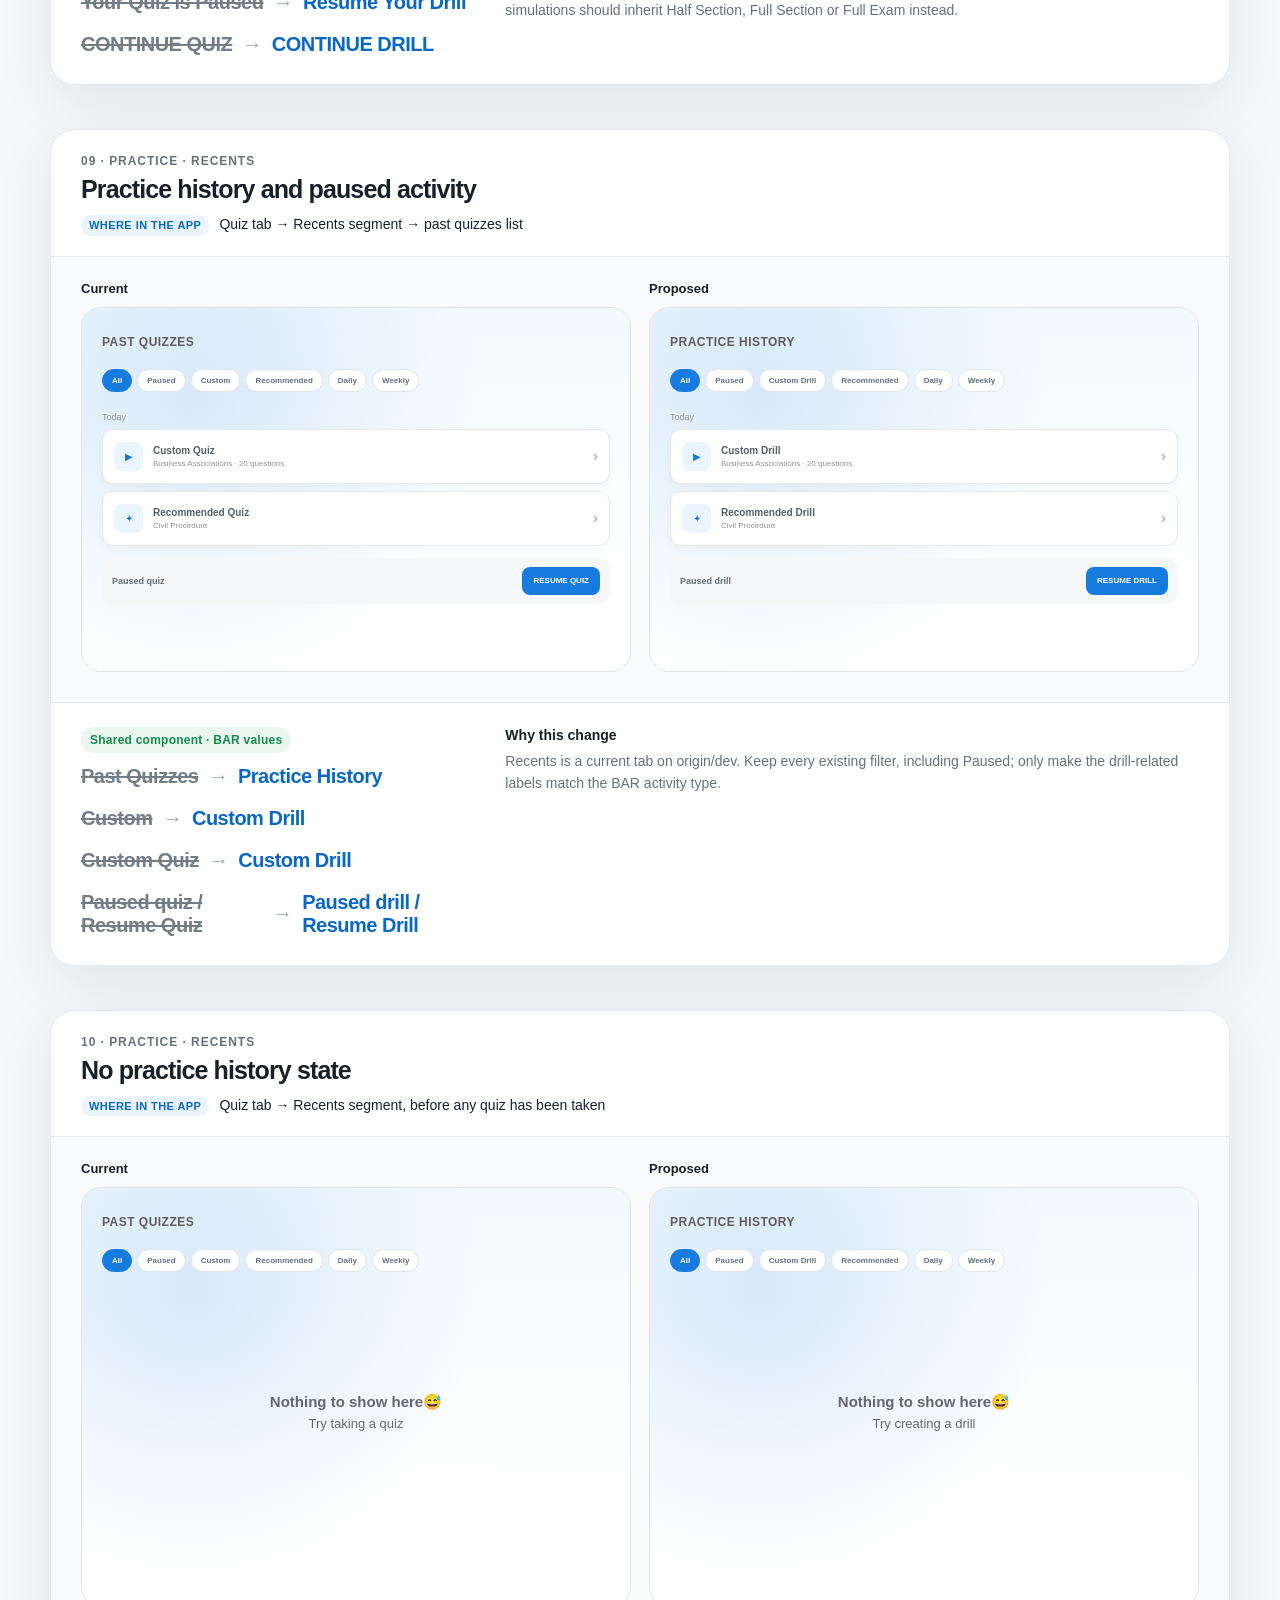
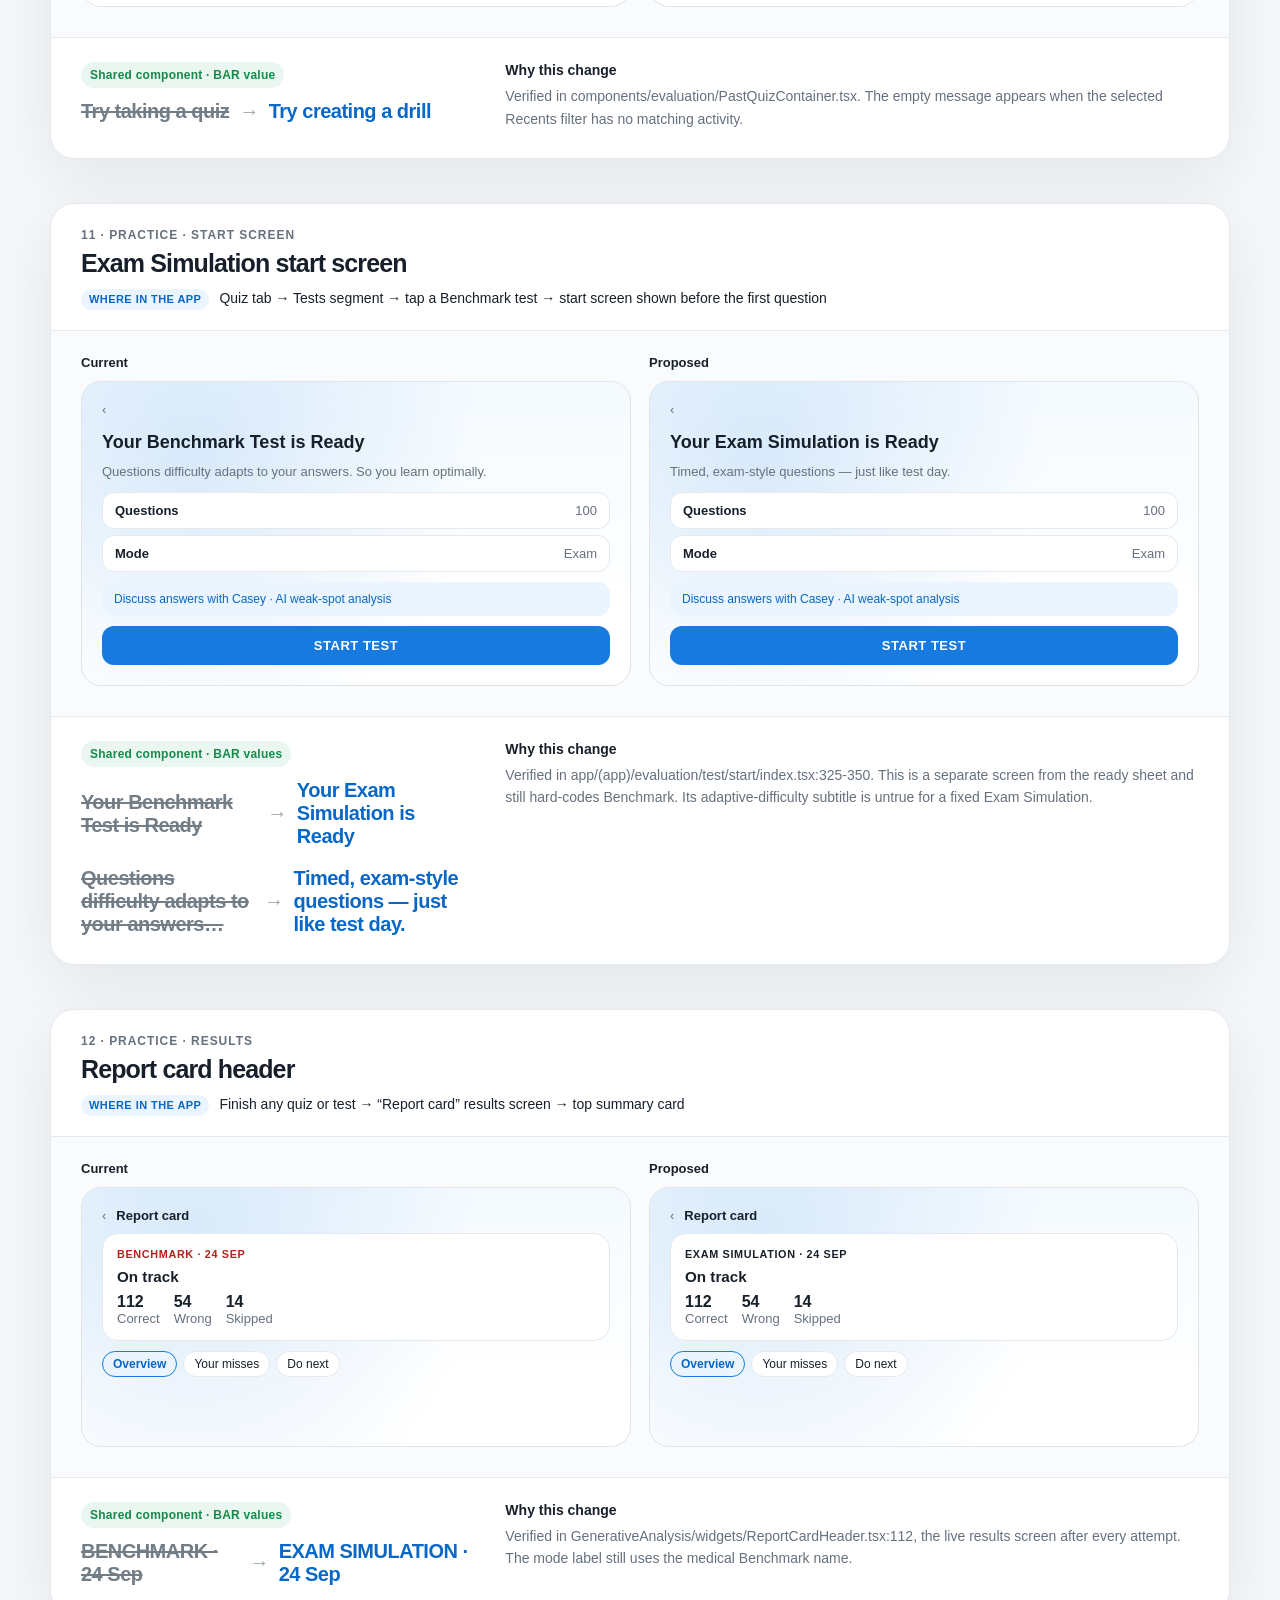
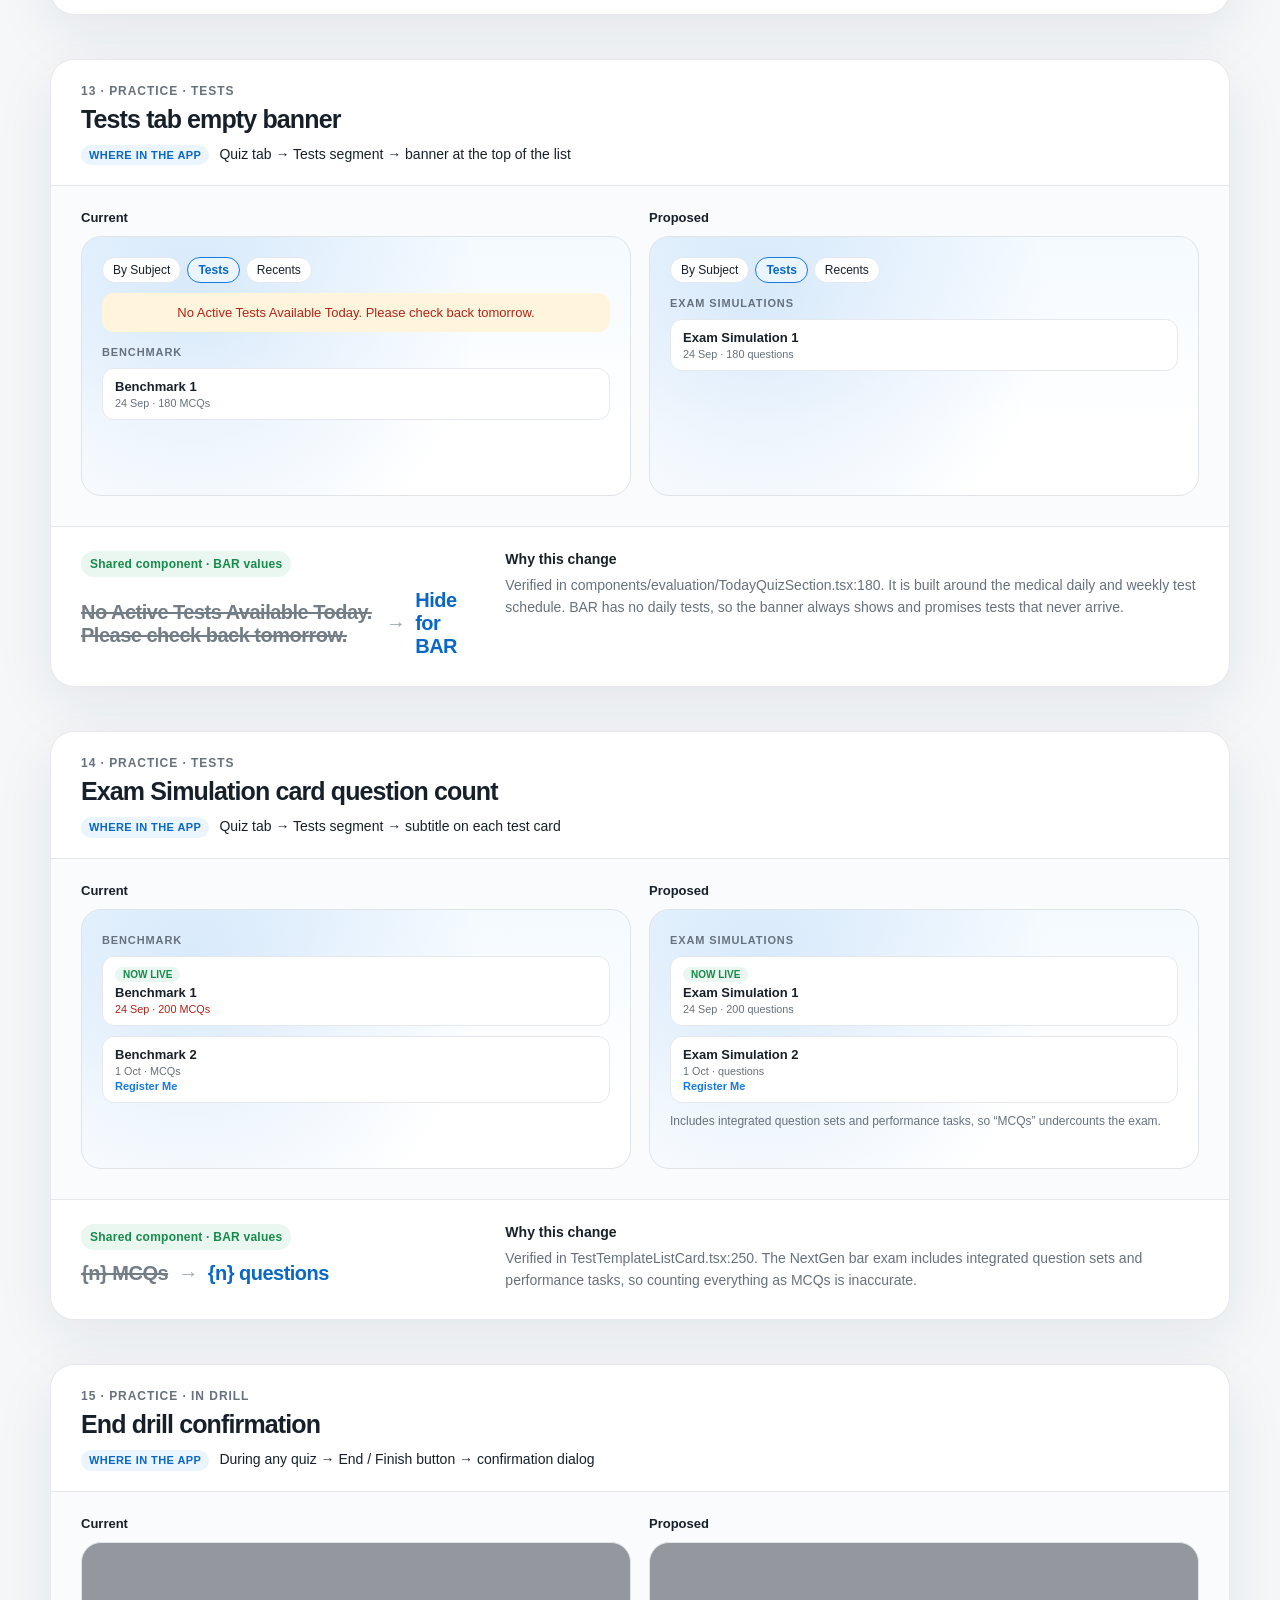
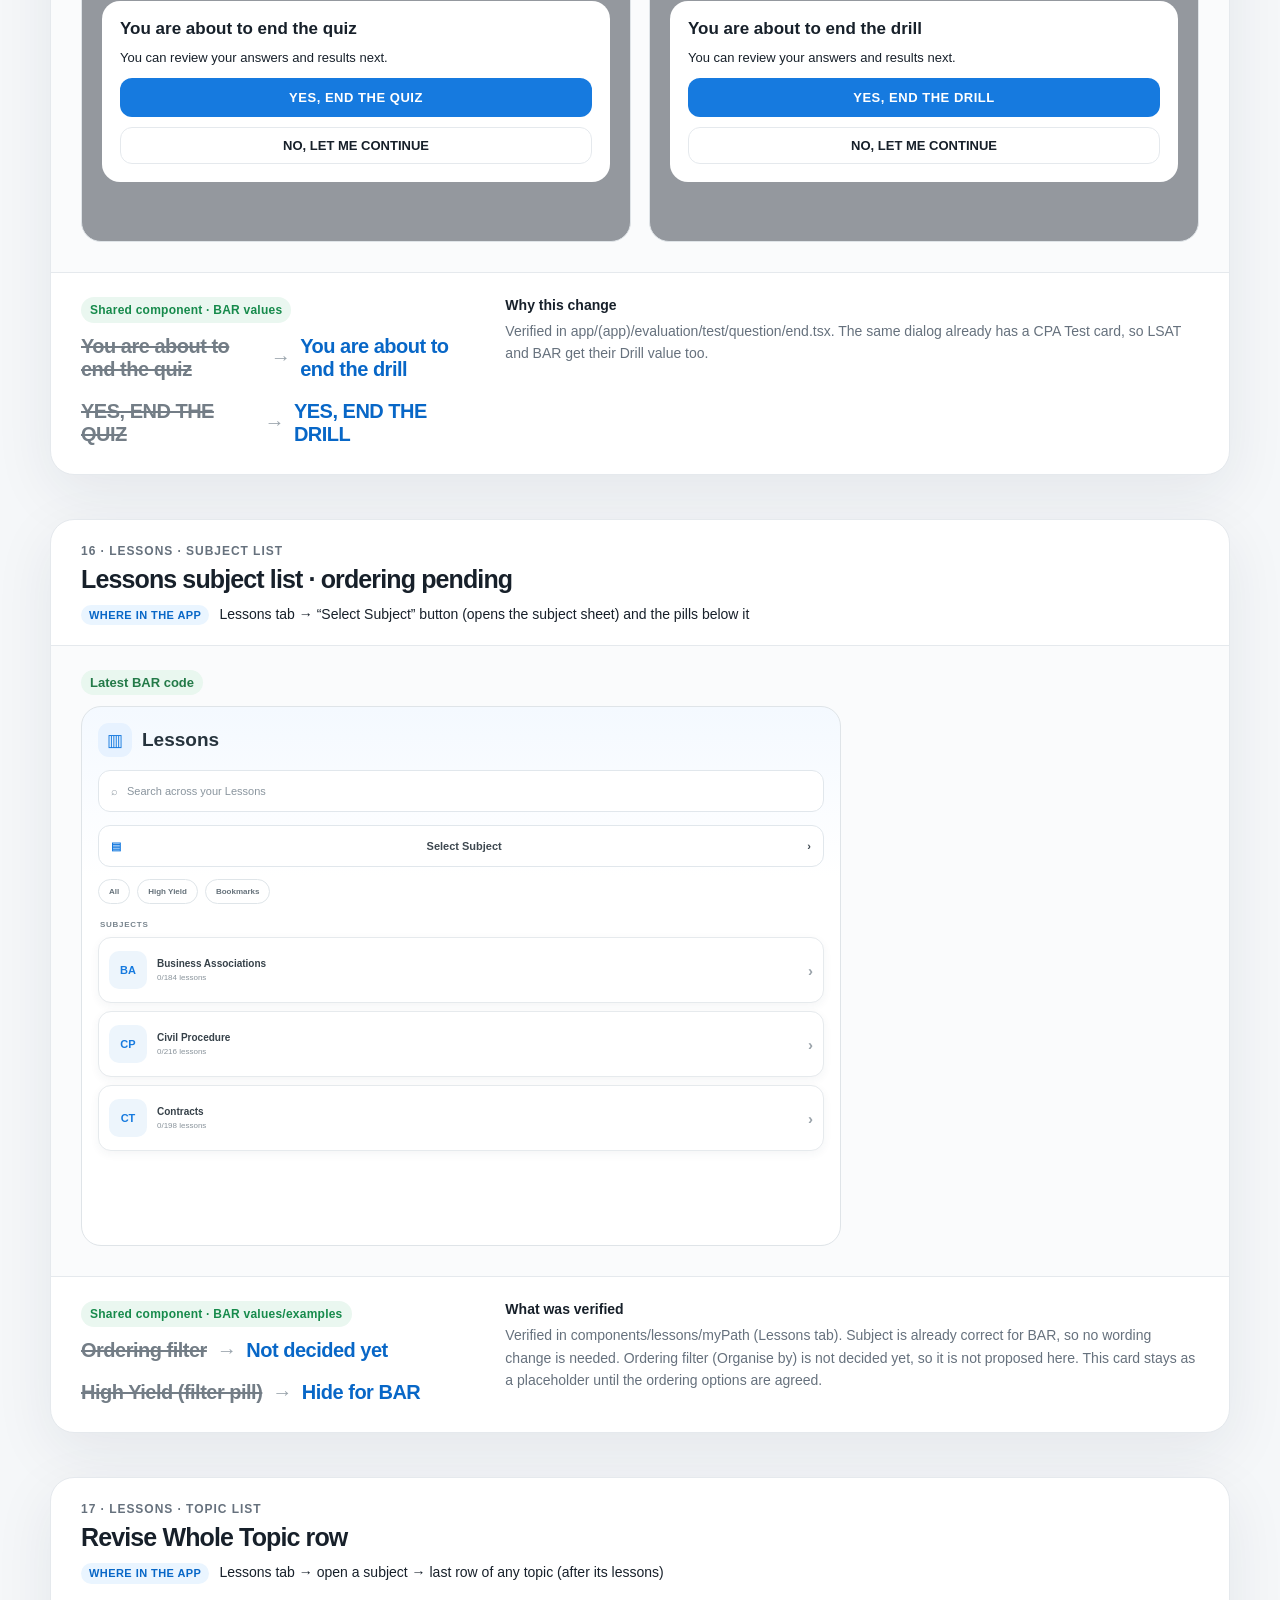
<file: bar.html>
<!doctype html>
<html lang="en">
  <head>
    <meta charset="UTF-8" />
    <meta name="viewport" content="width=device-width, initial-scale=1.0" />
    <meta
      name="description"
      content="A visual review of BAR-specific terminology changes in Oncourse."
    />
    <title>Oncourse · BAR language review</title>
    <link rel="stylesheet" href="./styles.css?v=37" />
  </head>
  <body>
    <header class="site-header">
      <a class="brand" href="#top" aria-label="Oncourse language review home">
        <span class="brand-mark" aria-hidden="true">O</span>
        <span>Oncourse</span>
      </a>
      <div class="header-actions">
        <nav class="course-switcher" aria-label="Course review">
          <a href="./index.html">CPA</a>
          <a href="./cfa.html">CFA</a>
          <a href="./lsat.html">LSAT</a>
          <a class="active" href="./bar.html">BAR</a>
          <a href="./mcat.html">MCAT</a>
          <a href="./nclex.html">NCLEX</a>
          <a href="./games.html">Games</a>
          <a href="./terms.html">Terms</a>
        </nav>
        <div class="issue-badge">ONC2-7197</div>
      </div>
    </header>

    <main id="top">
      <section class="page-heading bar-heading" aria-labelledby="page-title">
        <p class="eyebrow">ONC2-7197 · BAR</p>
        <h1 id="page-title">Course language review</h1>
        <p class="page-intro">
          A screen-by-screen BAR terminology review grounded in the latest Oncourse dev routes and the logged-in JD Simplified product.
        </p>
      </section>

      <section class="terminology-section" aria-labelledby="bar-terminology-title">
        <header class="section-heading">
          <div>
            <p class="card-kicker">Competitor reference</p>
            <h2 id="bar-terminology-title">Terms used in JD Simplified</h2>
          </div>
          <div class="audit-meta">
            <span class="audit-chip">1 product reviewed</span>
            <span class="audit-chip source-chip">JD Simplified · logged-in product audit</span>
            <span class="audit-chip source-chip">NextGen Practice · Simulations · Progress</span>
            <span class="audit-chip source-chip">Latest app UI · origin/dev · 41bfa98ac (25 Sep)</span>
          </div>
        </header>
        <div id="bar-terminology-table"></div>
      </section>

      <section class="terminology-section structure-section" aria-labelledby="bar-labels-title">
        <header class="section-heading">
          <div>
            <p class="card-kicker">PYQ, Topper and other exam jargon</p>
            <h2 id="bar-labels-title">Labels to remove or rename</h2>
          </div>
        </header>
        <div id="bar-labels"></div>
      </section>

      <section class="proposal-heading" aria-labelledby="bar-proposal-title">
        <p class="card-kicker">Oncourse BAR</p>
        <h2 id="bar-proposal-title">Screen-by-screen recommendations</h2>
        <p>Only confirmed, reachable screens from the latest dev branch are shown. Screens with no BAR copy change are omitted. Onboarding and Games are out of scope. Shared-component badges identify reusable UI whose displayed value must come from the active course.</p>
      </section>

      <div id="bar-review-list" class="review-list"></div>
    </main>

    <script src="./shared.js?v=23"></script>
    <script src="./bar.js?v=41"></script>
  </body>
</html>
</file>
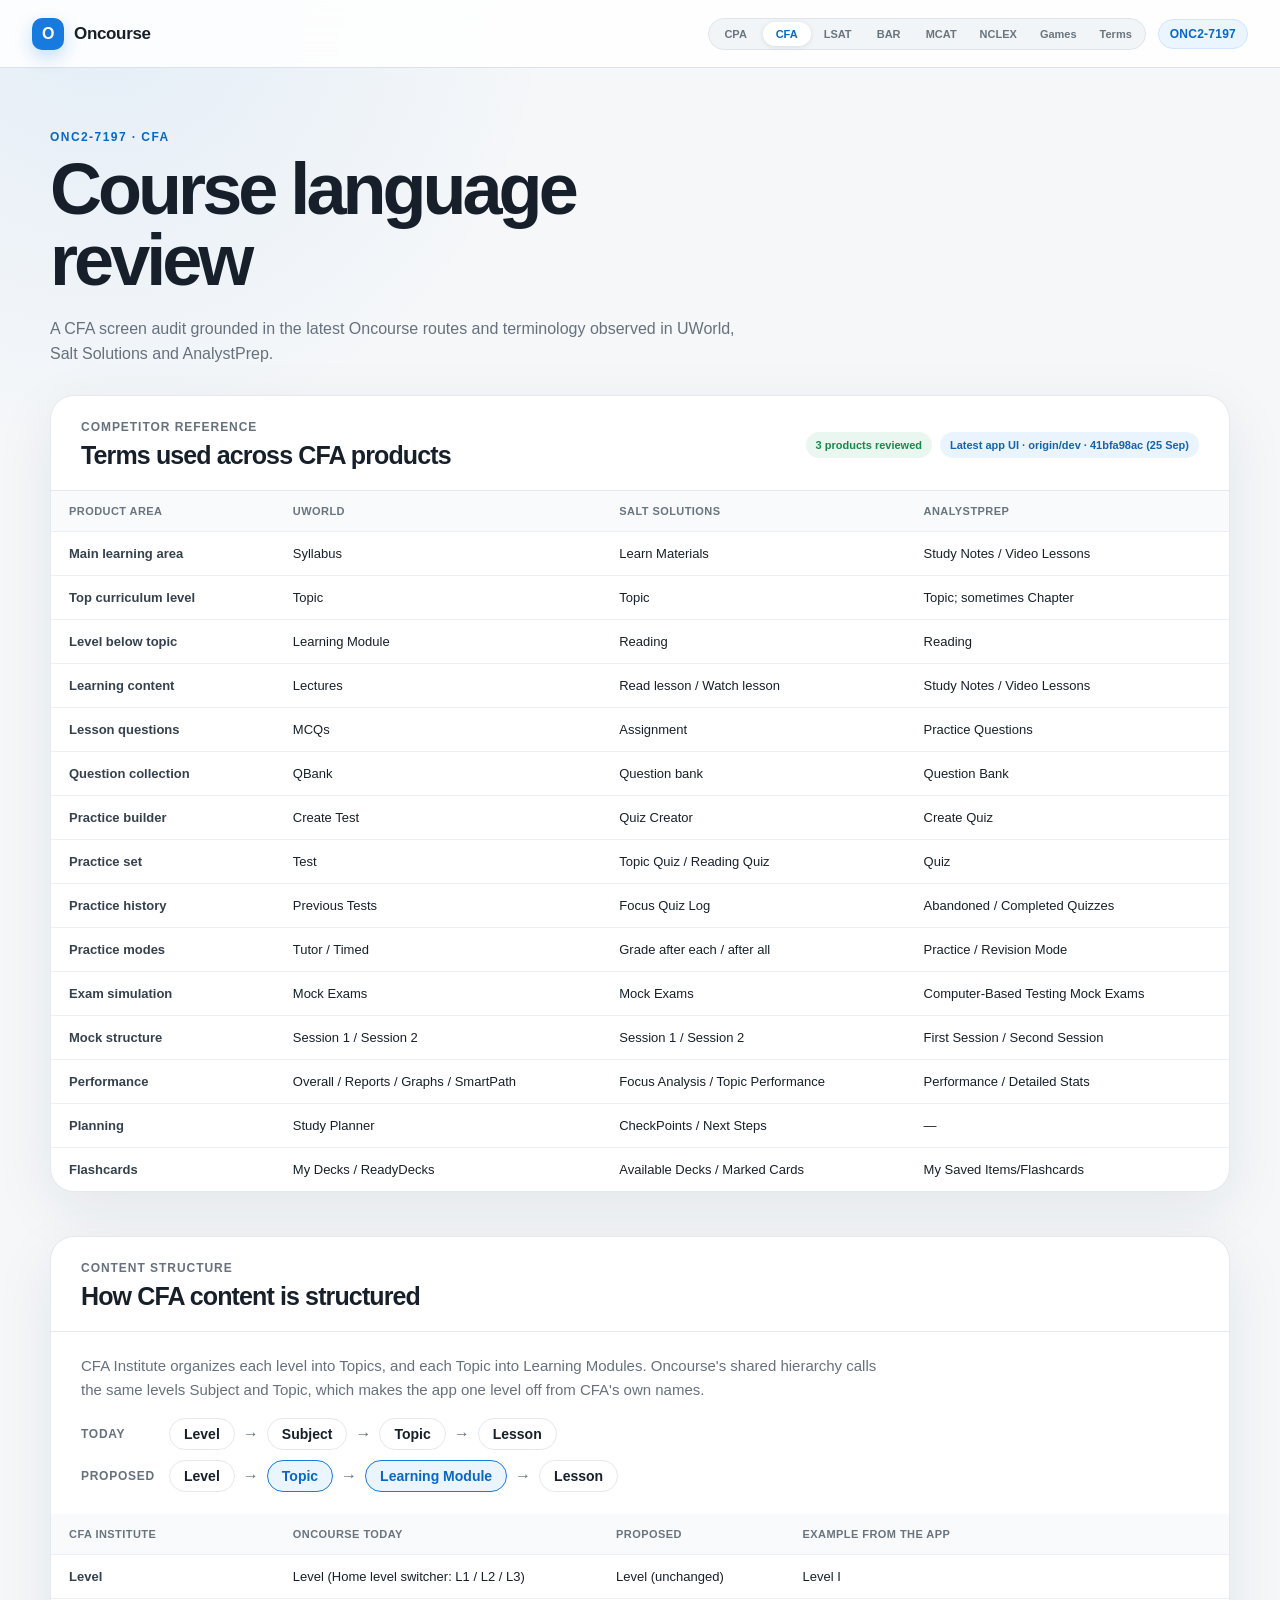
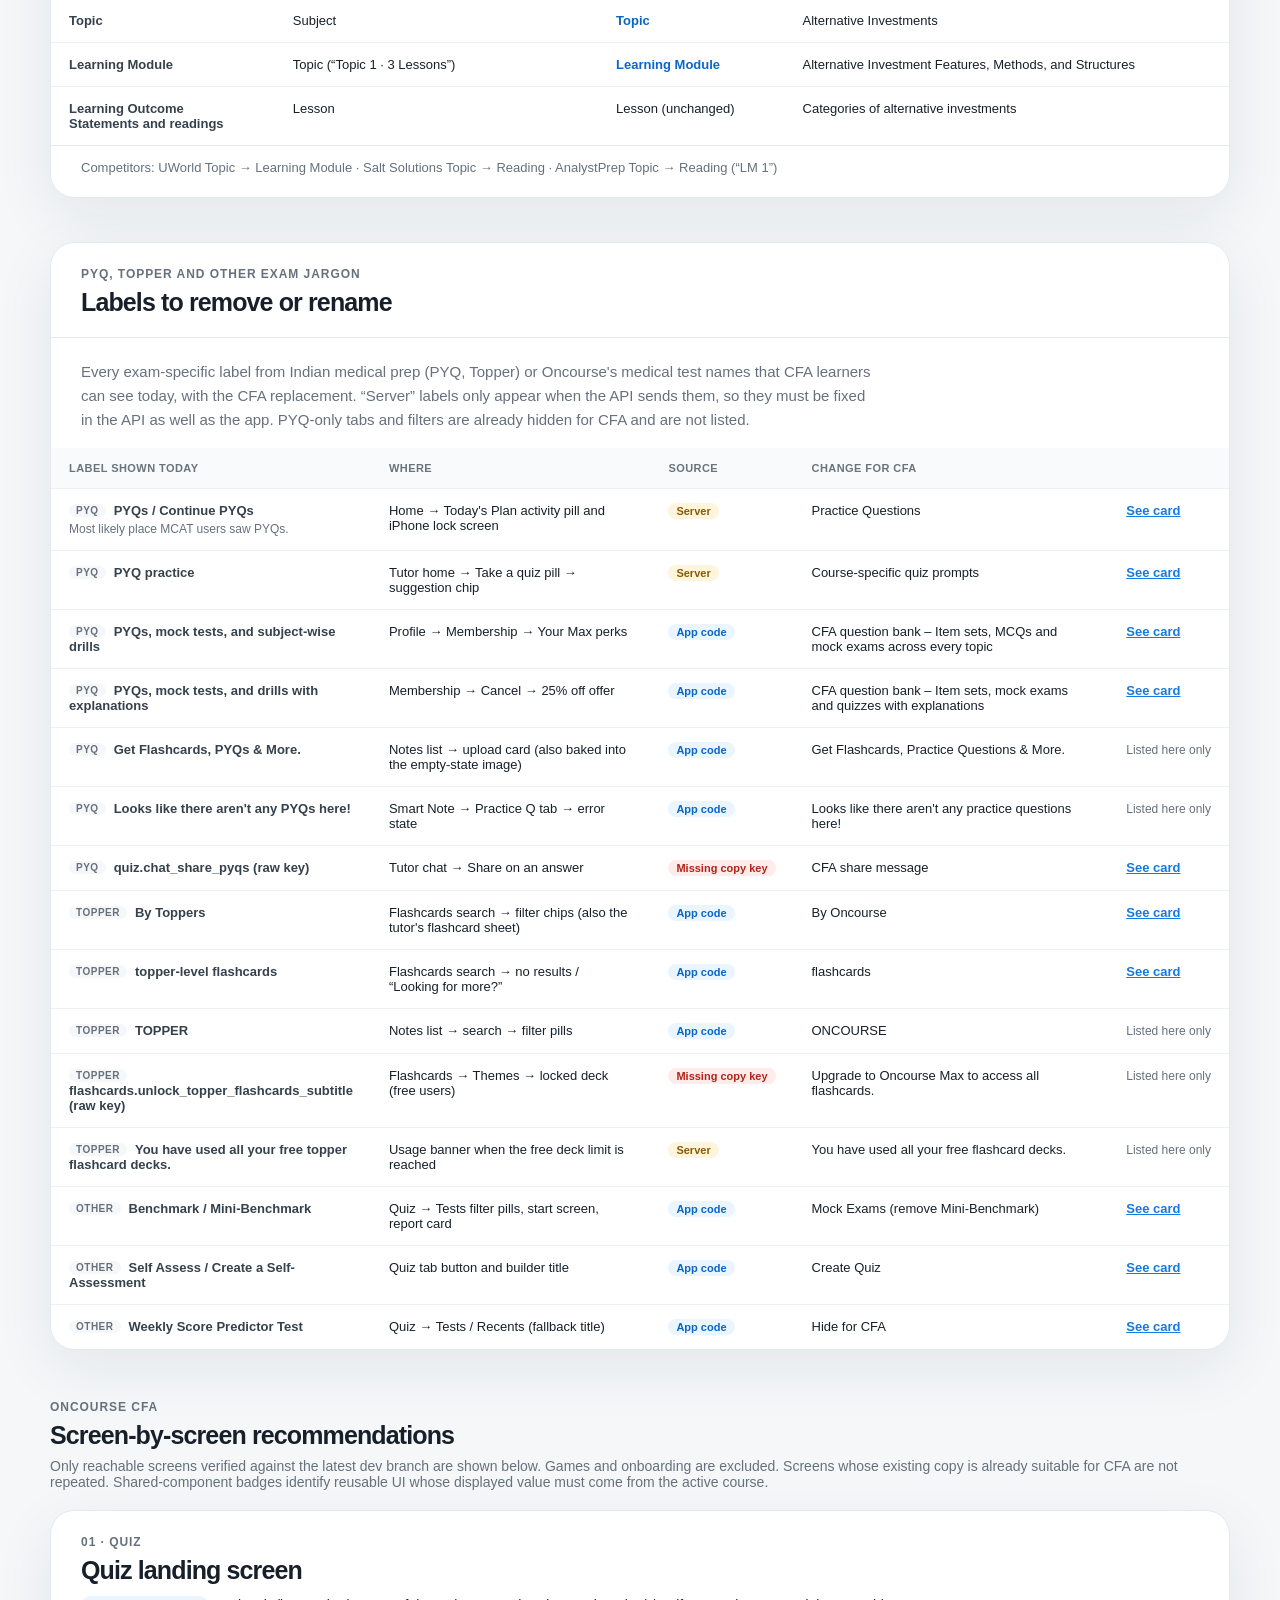
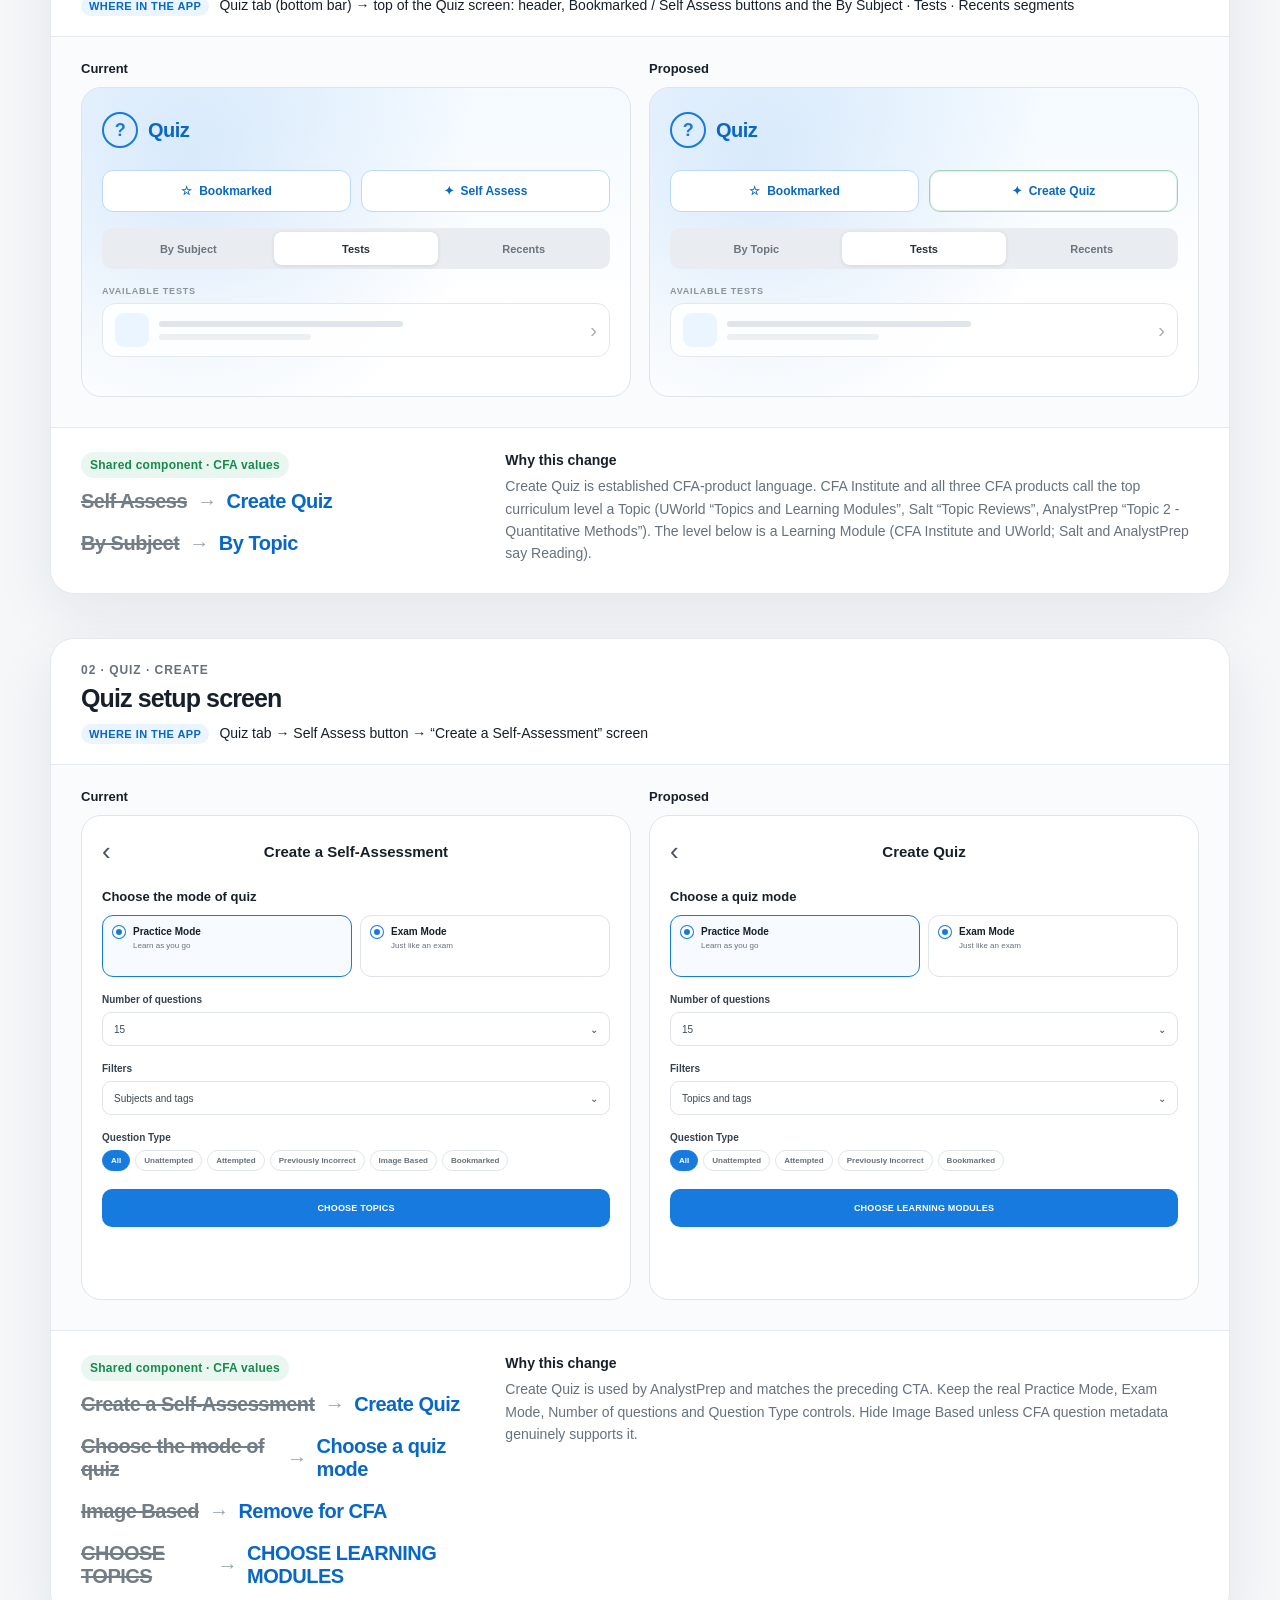
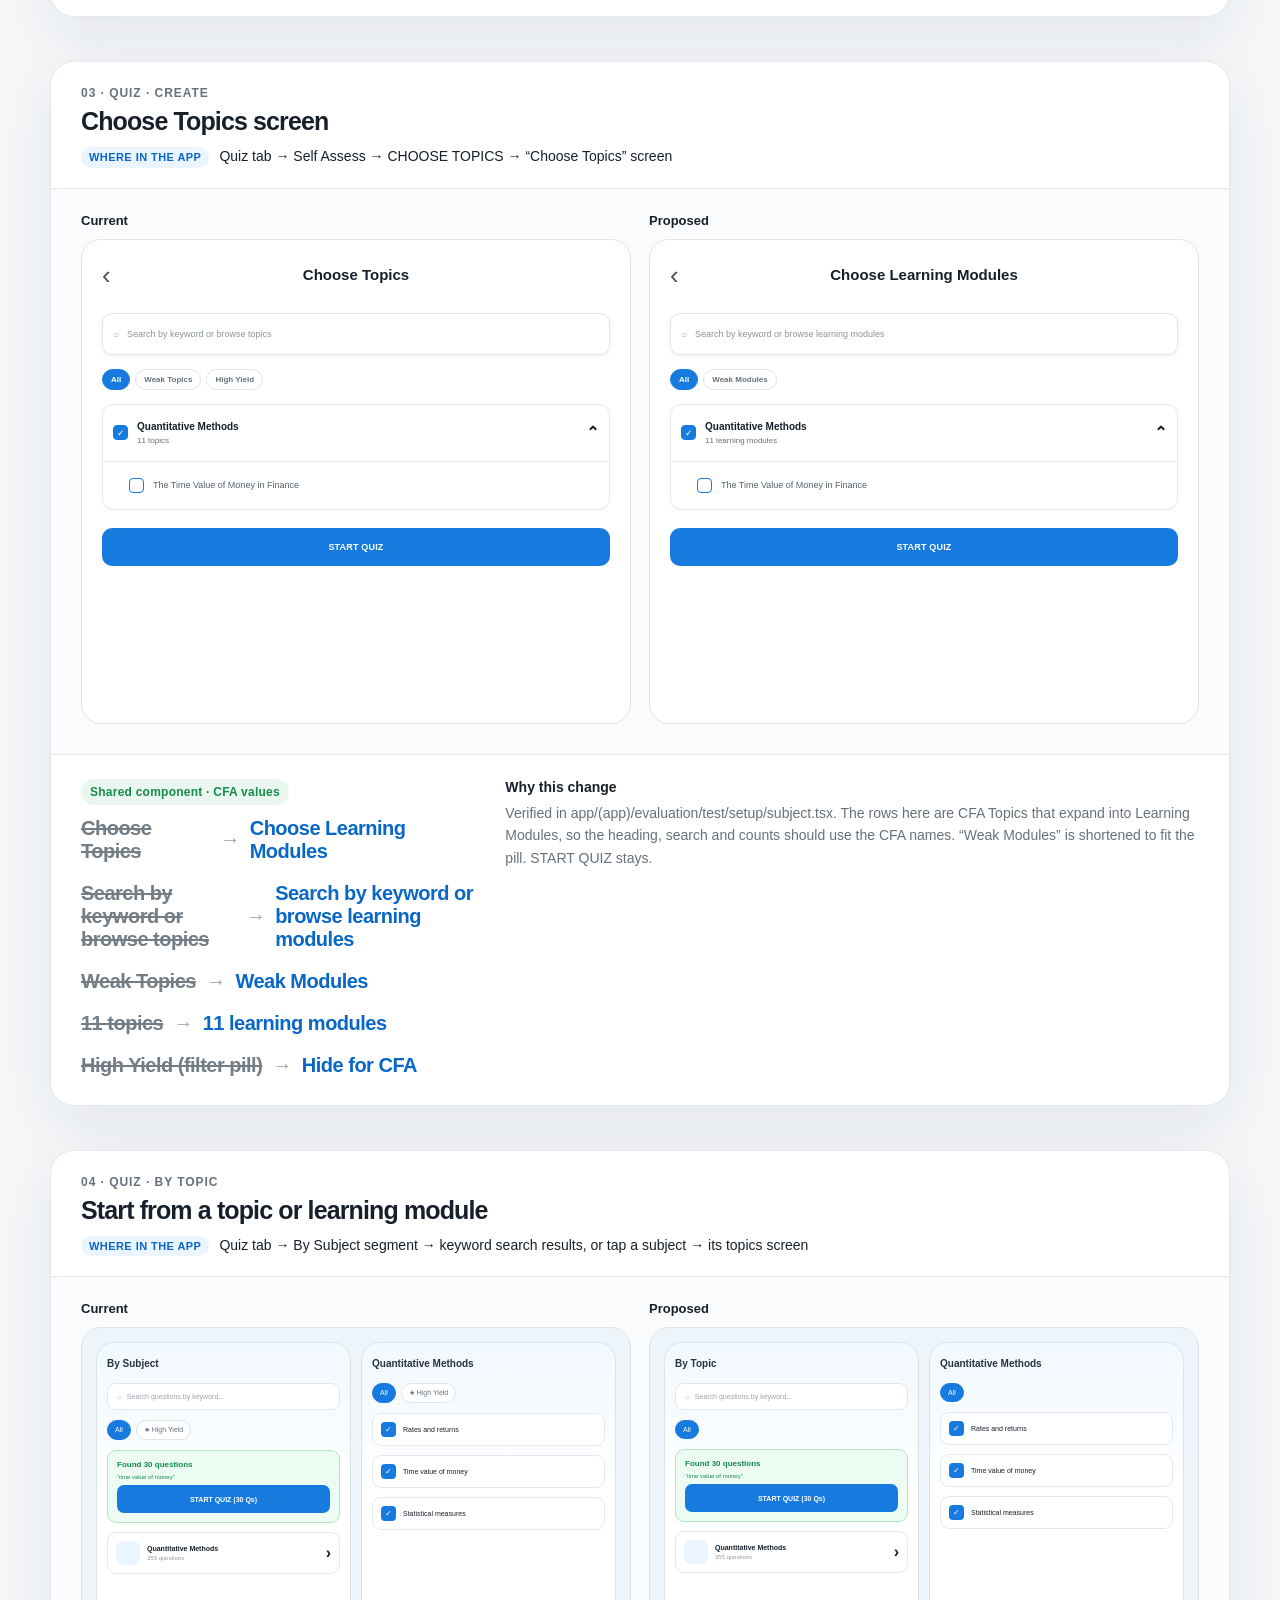
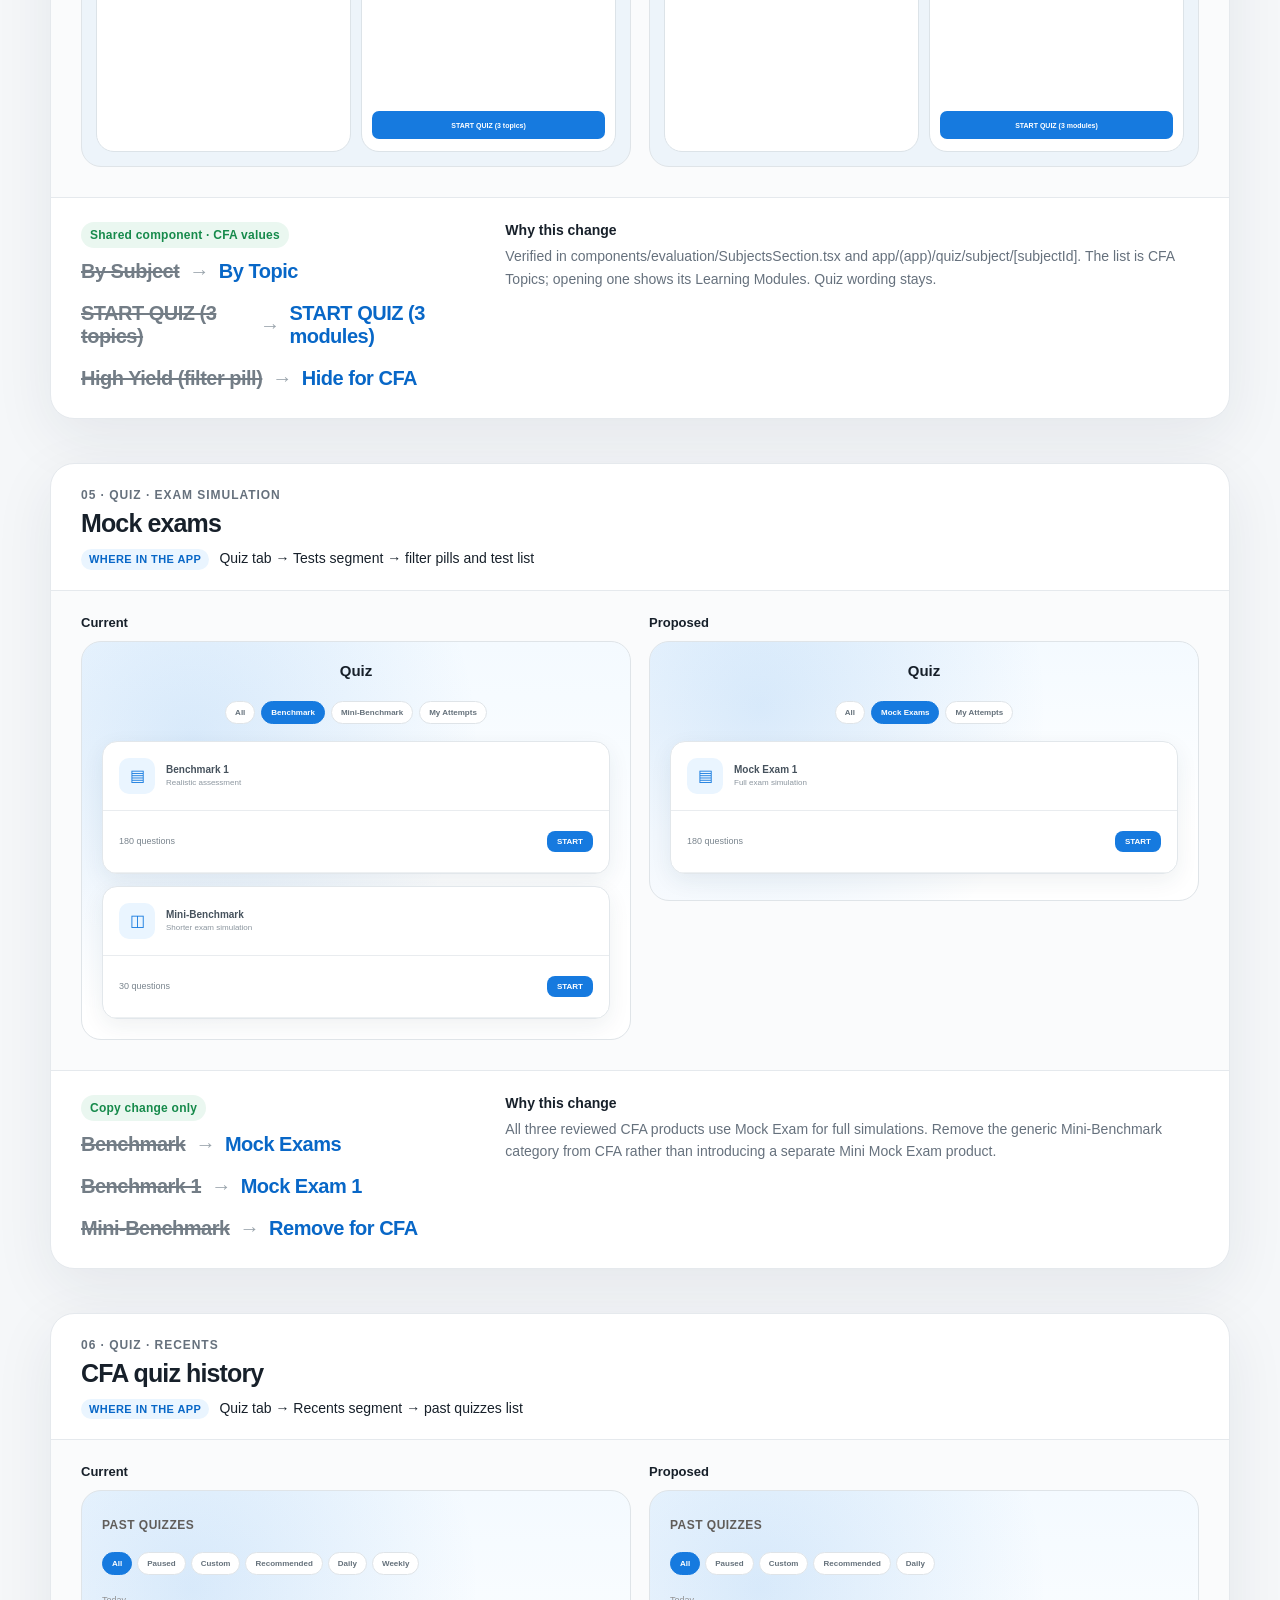
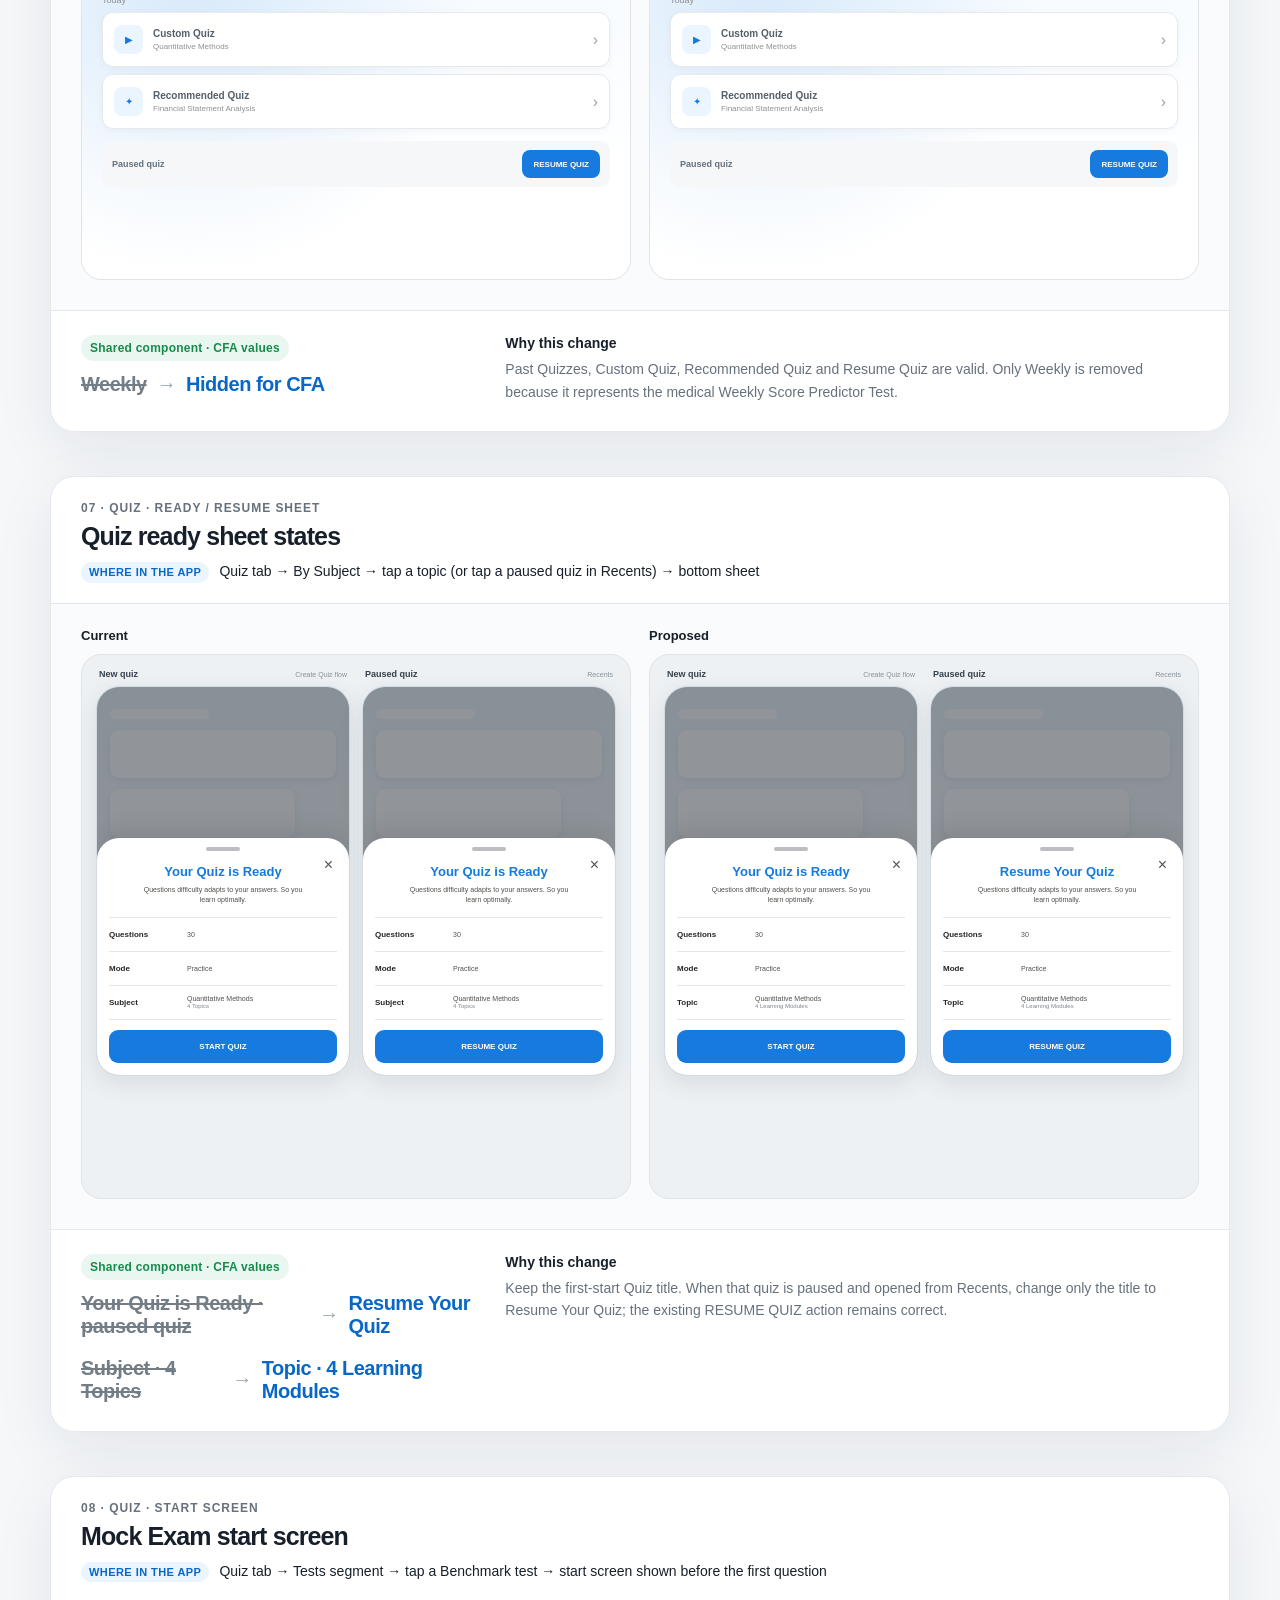
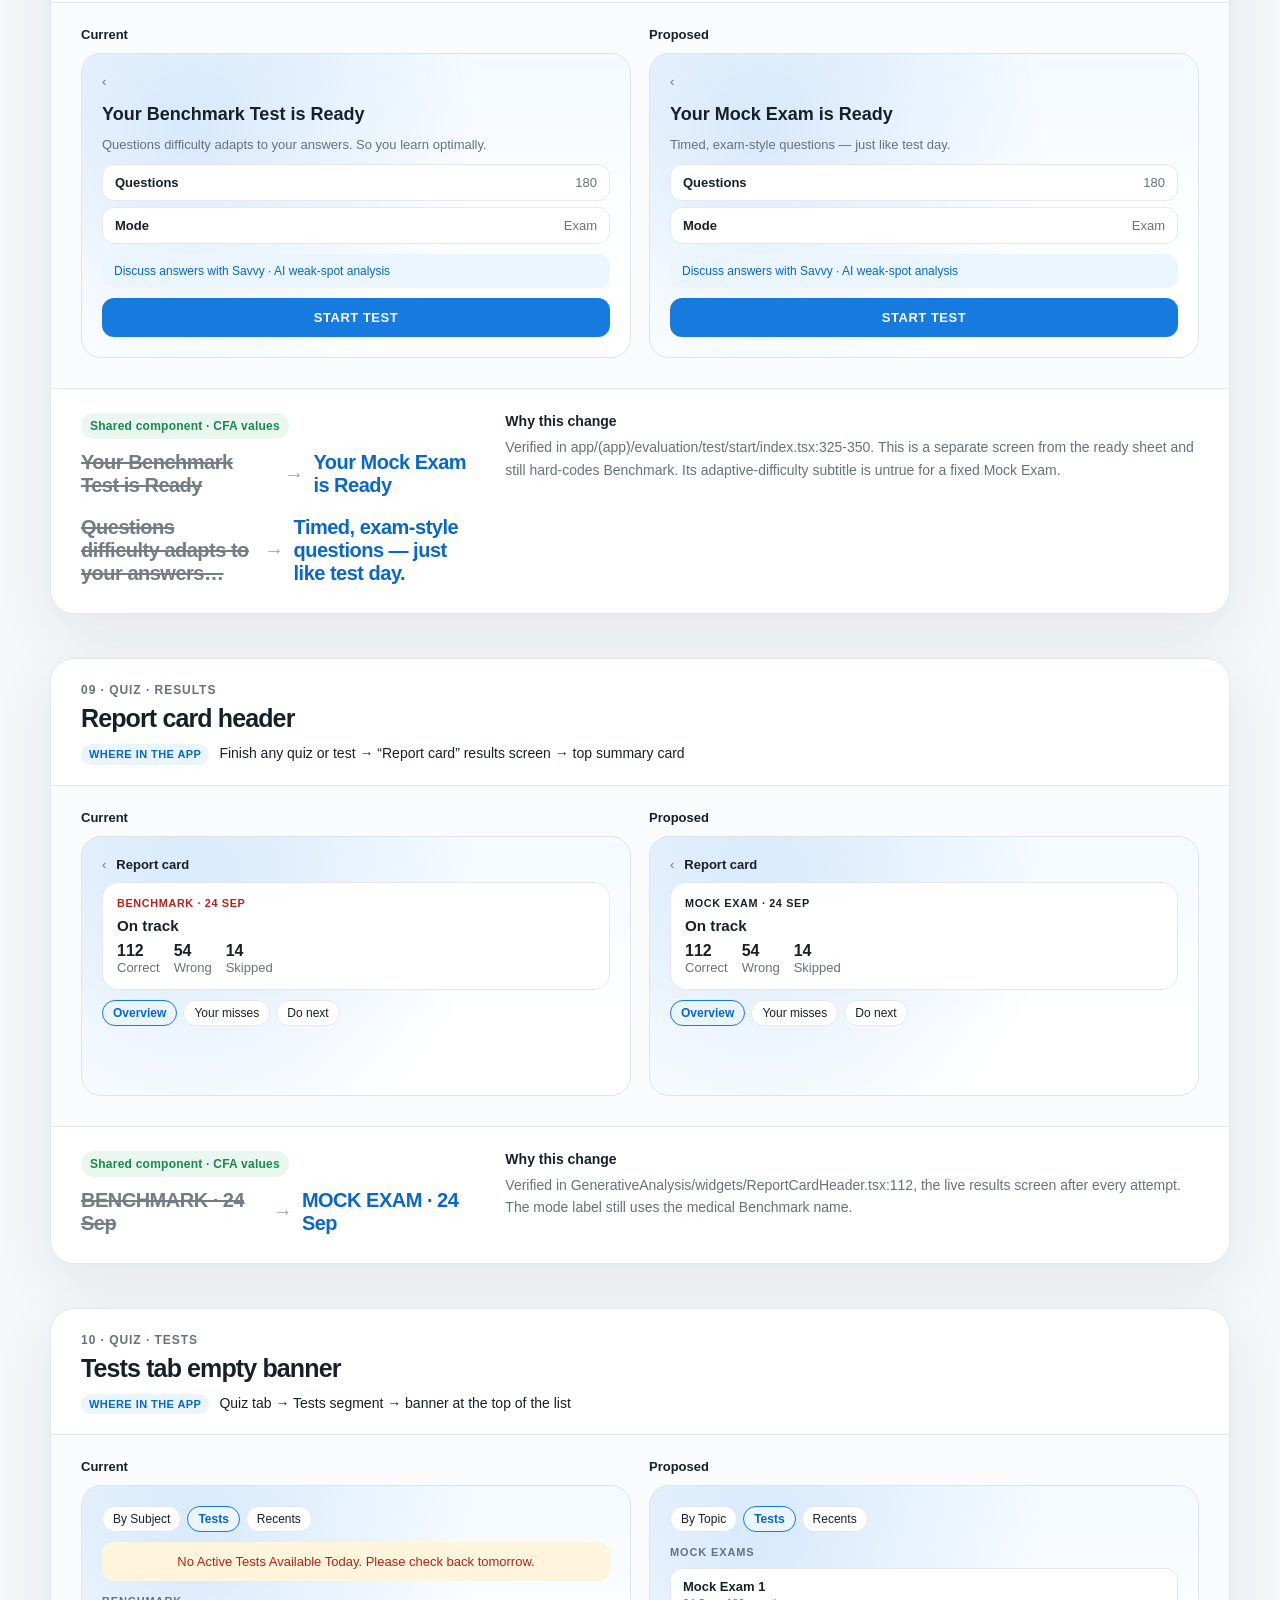
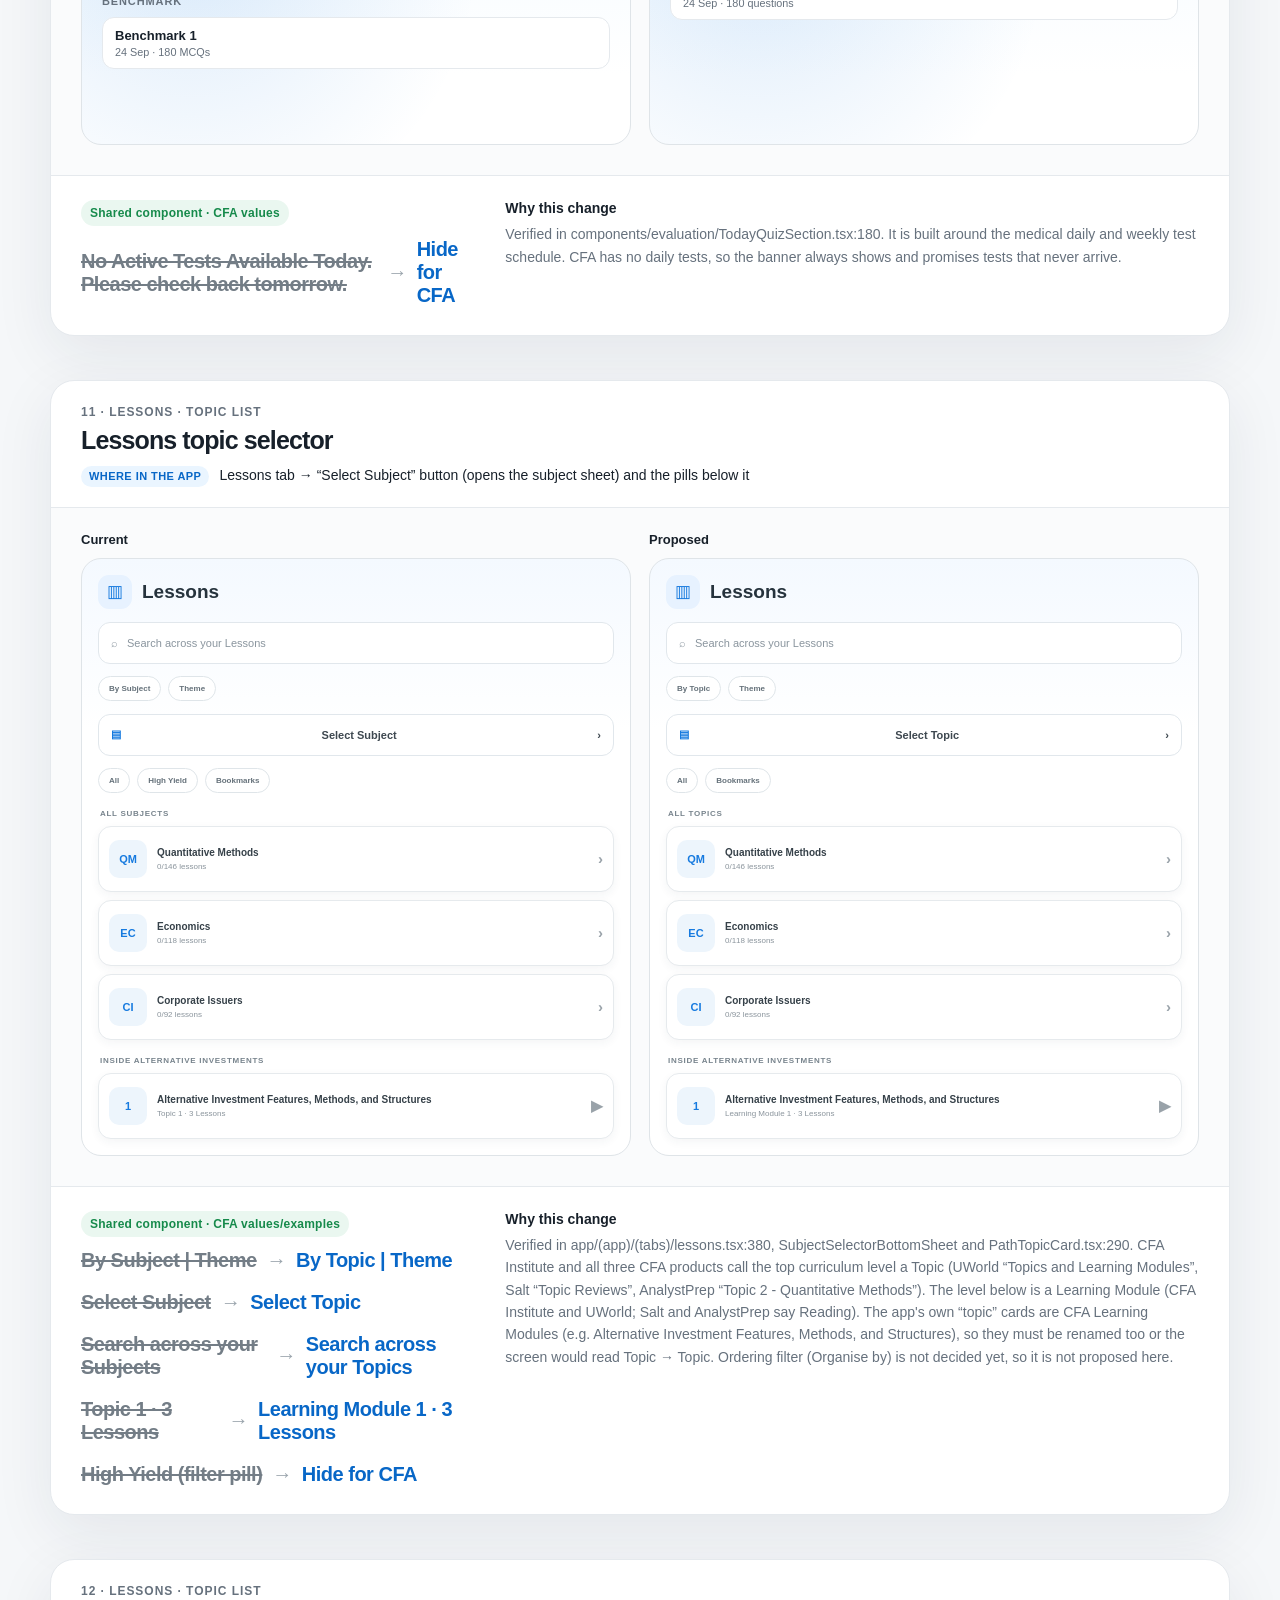
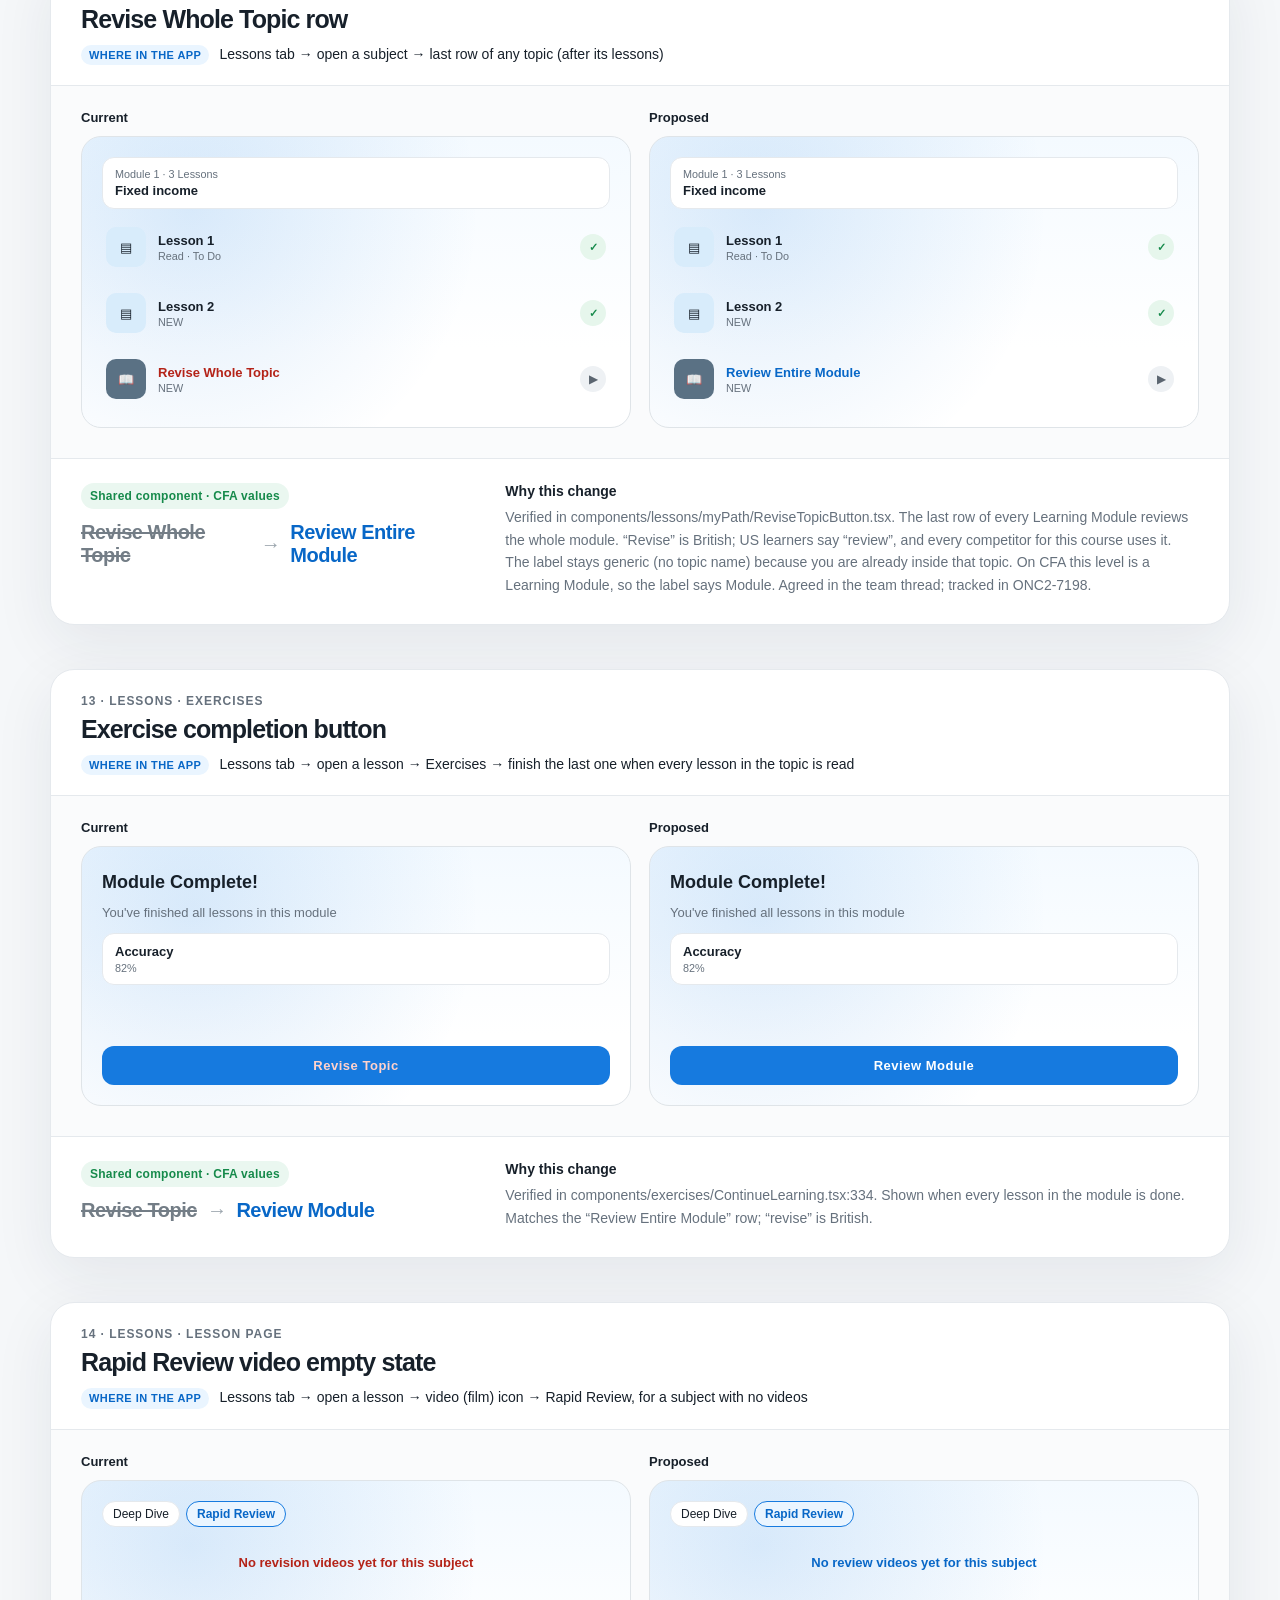
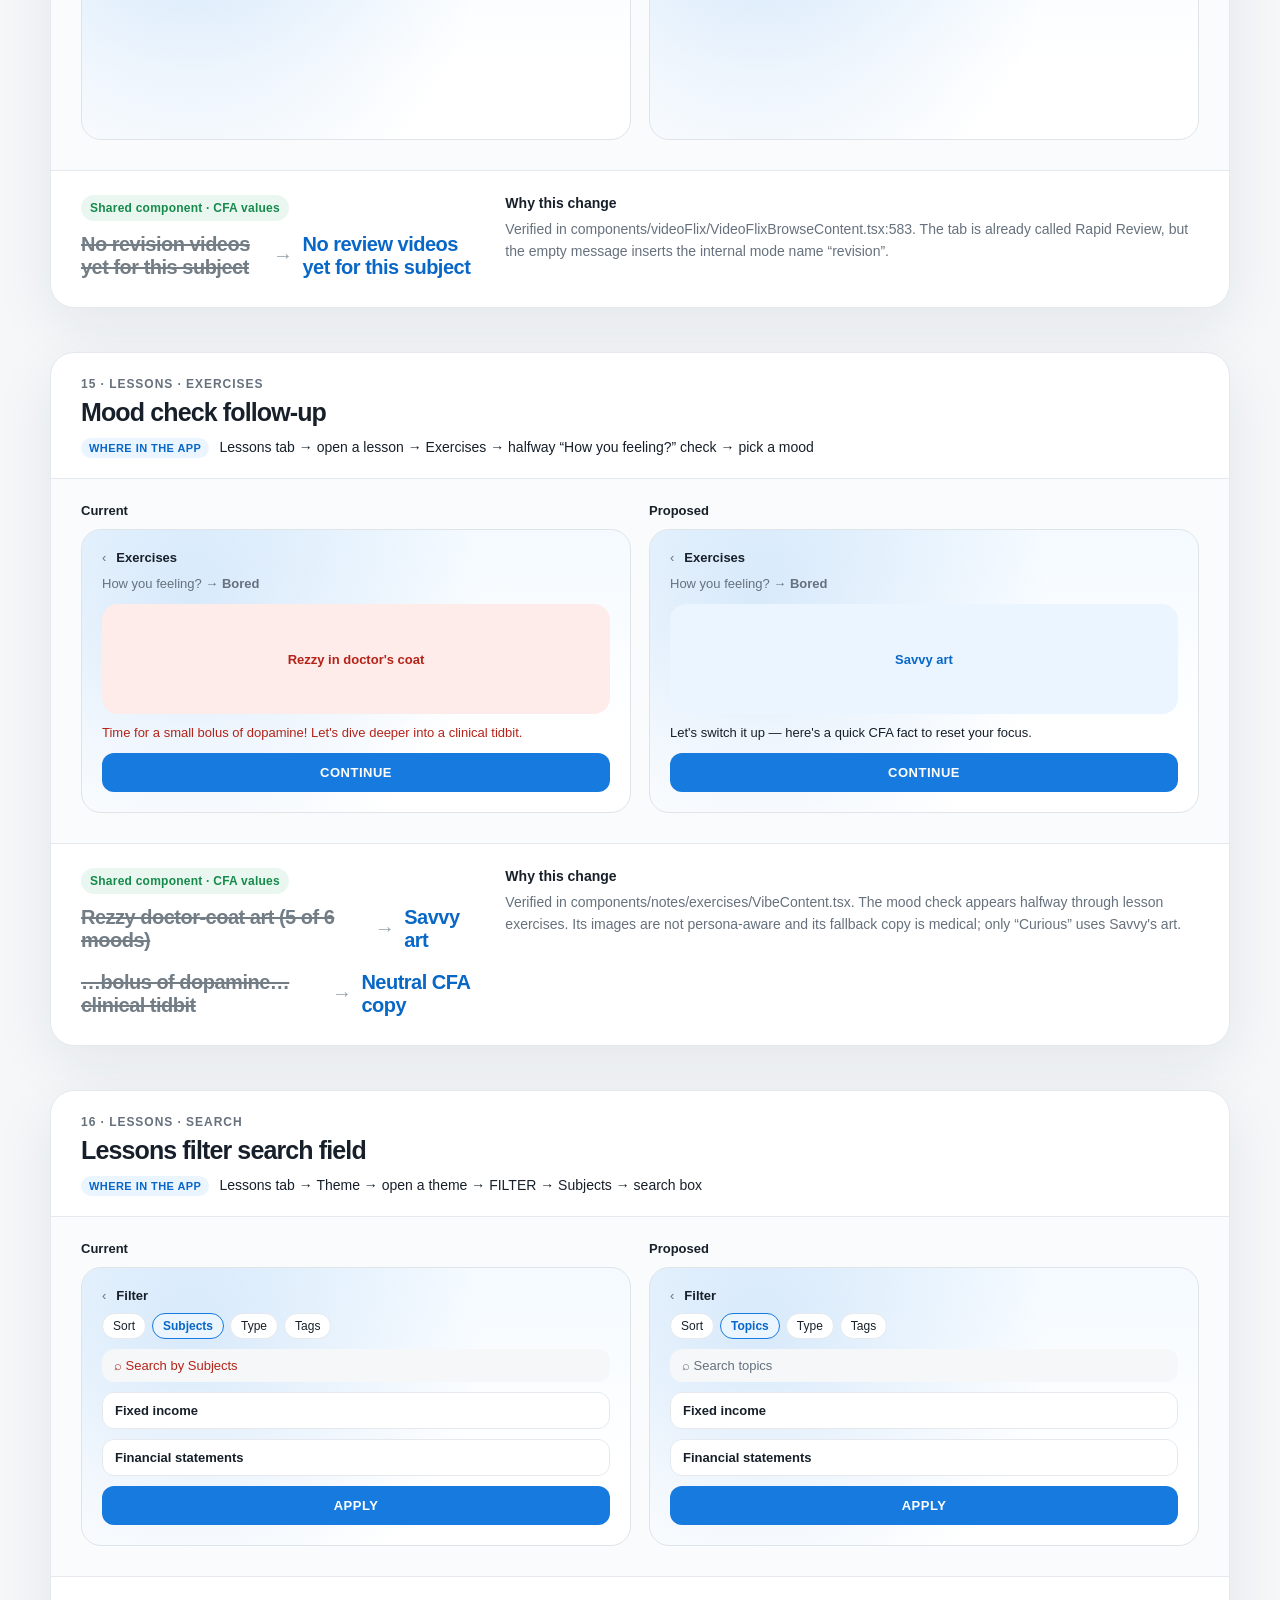
<file: cfa.html>
<!doctype html>
<html lang="en">
  <head>
    <meta charset="UTF-8" />
    <meta name="viewport" content="width=device-width, initial-scale=1.0" />
    <meta
      name="description"
      content="A visual review of CFA-specific terminology changes in Oncourse."
    />
    <title>Oncourse · CFA language review</title>
    <link rel="stylesheet" href="./styles.css?v=37" />
  </head>
  <body>
    <header class="site-header">
      <a class="brand" href="#top" aria-label="Oncourse language review home">
        <span class="brand-mark" aria-hidden="true">O</span>
        <span>Oncourse</span>
      </a>
      <div class="header-actions">
        <nav class="course-switcher" aria-label="Course review">
          <a href="./index.html">CPA</a>
          <a class="active" href="./cfa.html">CFA</a>
          <a href="./lsat.html">LSAT</a>
          <a href="./bar.html">BAR</a>
          <a href="./mcat.html">MCAT</a>
          <a href="./nclex.html">NCLEX</a>
          <a href="./games.html">Games</a>
          <a href="./terms.html">Terms</a>
        </nav>
        <div class="issue-badge">ONC2-7197</div>
      </div>
    </header>

    <main id="top">
      <section class="page-heading cfa-heading" aria-labelledby="page-title">
        <p class="eyebrow">ONC2-7197 · CFA</p>
        <h1 id="page-title">Course language review</h1>
        <p class="page-intro">
          A CFA screen audit grounded in the latest Oncourse routes and terminology observed in UWorld, Salt Solutions and AnalystPrep.
        </p>
      </section>

      <section class="terminology-section" aria-labelledby="terminology-title">
        <header class="section-heading">
          <div>
            <p class="card-kicker">Competitor reference</p>
            <h2 id="terminology-title">Terms used across CFA products</h2>
          </div>
          <div class="audit-meta">
            <span class="audit-chip">3 products reviewed</span>
            <span class="audit-chip source-chip">Latest app UI · origin/dev · 41bfa98ac (25 Sep)</span>
          </div>
        </header>
        <div id="terminology-table"></div>
      </section>

      <section class="terminology-section structure-section" aria-labelledby="cfa-structure-title">
        <header class="section-heading">
          <div>
            <p class="card-kicker">Content structure</p>
            <h2 id="cfa-structure-title">How CFA content is structured</h2>
          </div>
        </header>
        <div id="cfa-structure"></div>
      </section>

      <section class="terminology-section structure-section" aria-labelledby="cfa-labels-title">
        <header class="section-heading">
          <div>
            <p class="card-kicker">PYQ, Topper and other exam jargon</p>
            <h2 id="cfa-labels-title">Labels to remove or rename</h2>
          </div>
        </header>
        <div id="cfa-labels"></div>
      </section>

      <section class="proposal-heading" aria-labelledby="proposal-title">
        <p class="card-kicker">Oncourse CFA</p>
        <h2 id="proposal-title">Screen-by-screen recommendations</h2>
        <p>Only reachable screens verified against the latest dev branch are shown below. Games and onboarding are excluded. Screens whose existing copy is already suitable for CFA are not repeated. Shared-component badges identify reusable UI whose displayed value must come from the active course.</p>
      </section>

      <div id="cfa-review-list" class="review-list"></div>
    </main>

    <script src="./shared.js?v=23"></script>
    <script src="./cfa.js?v=36"></script>
  </body>
</html>
</file>
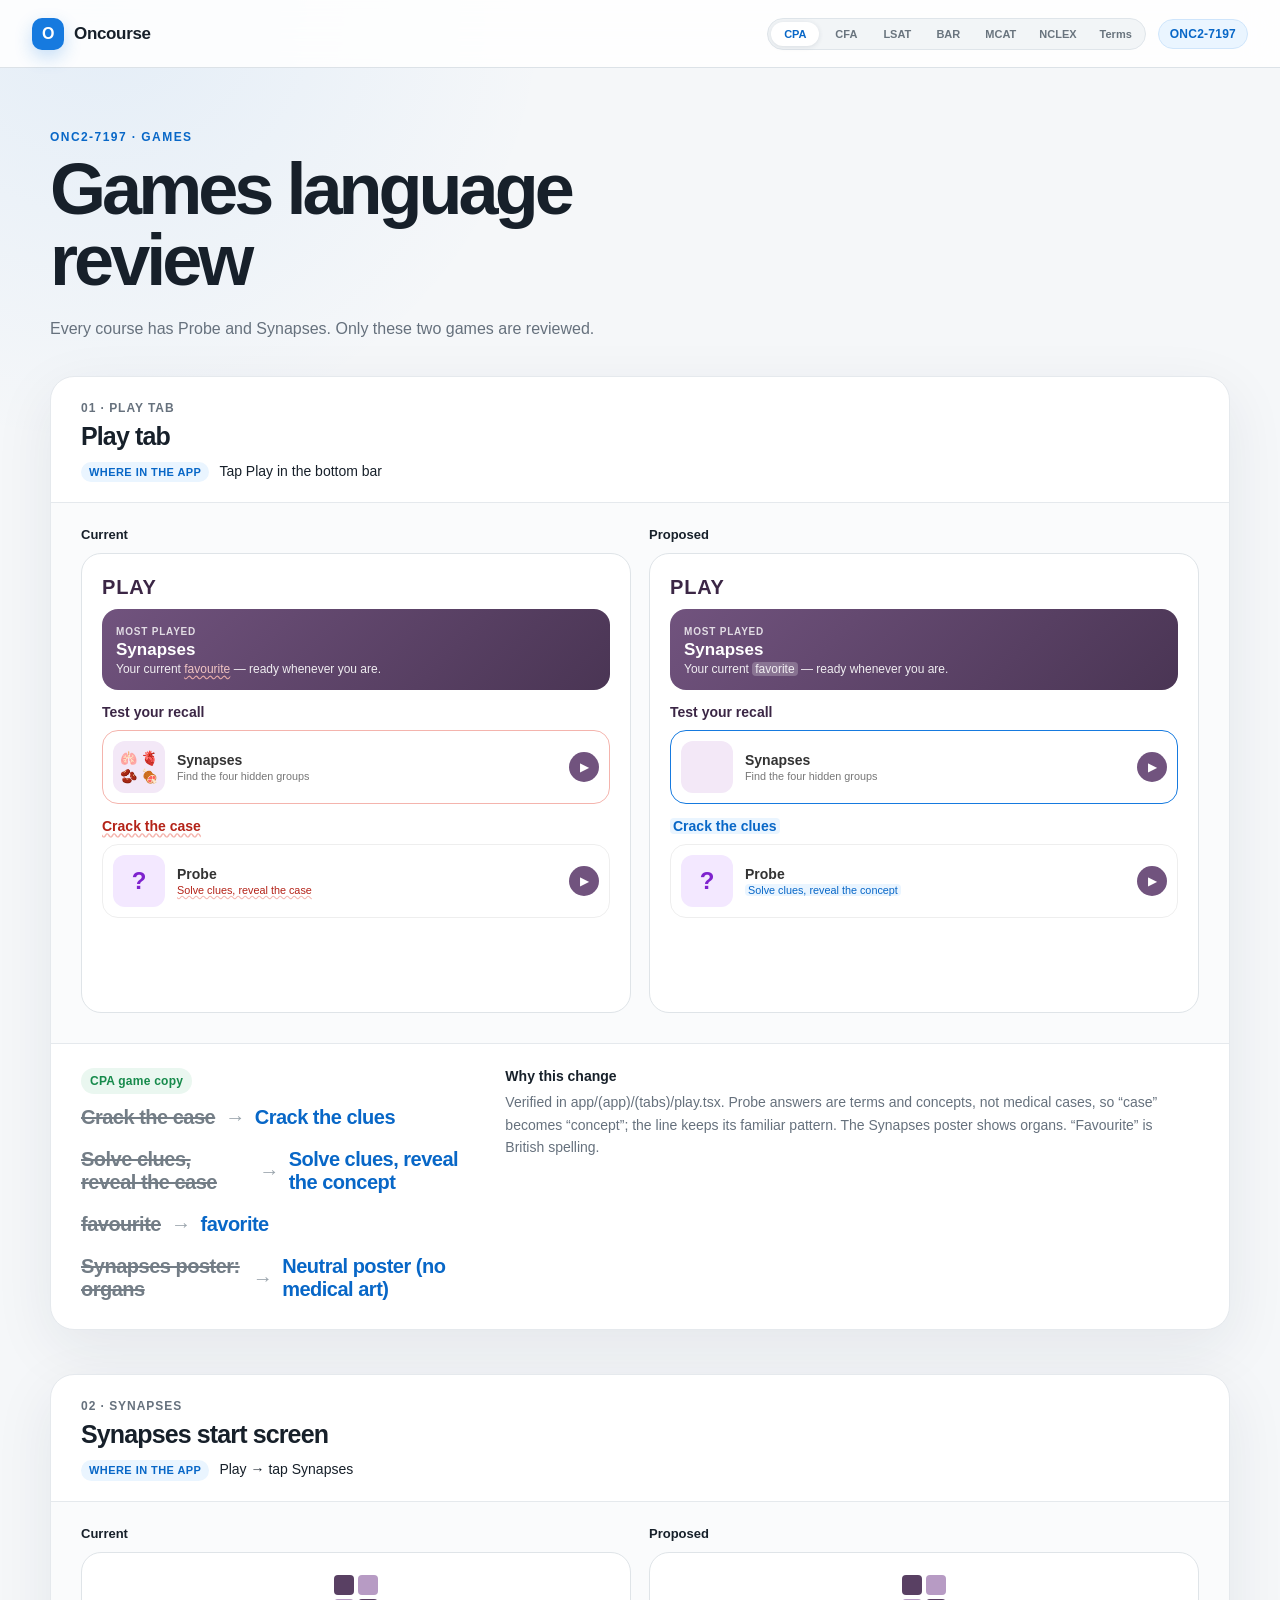
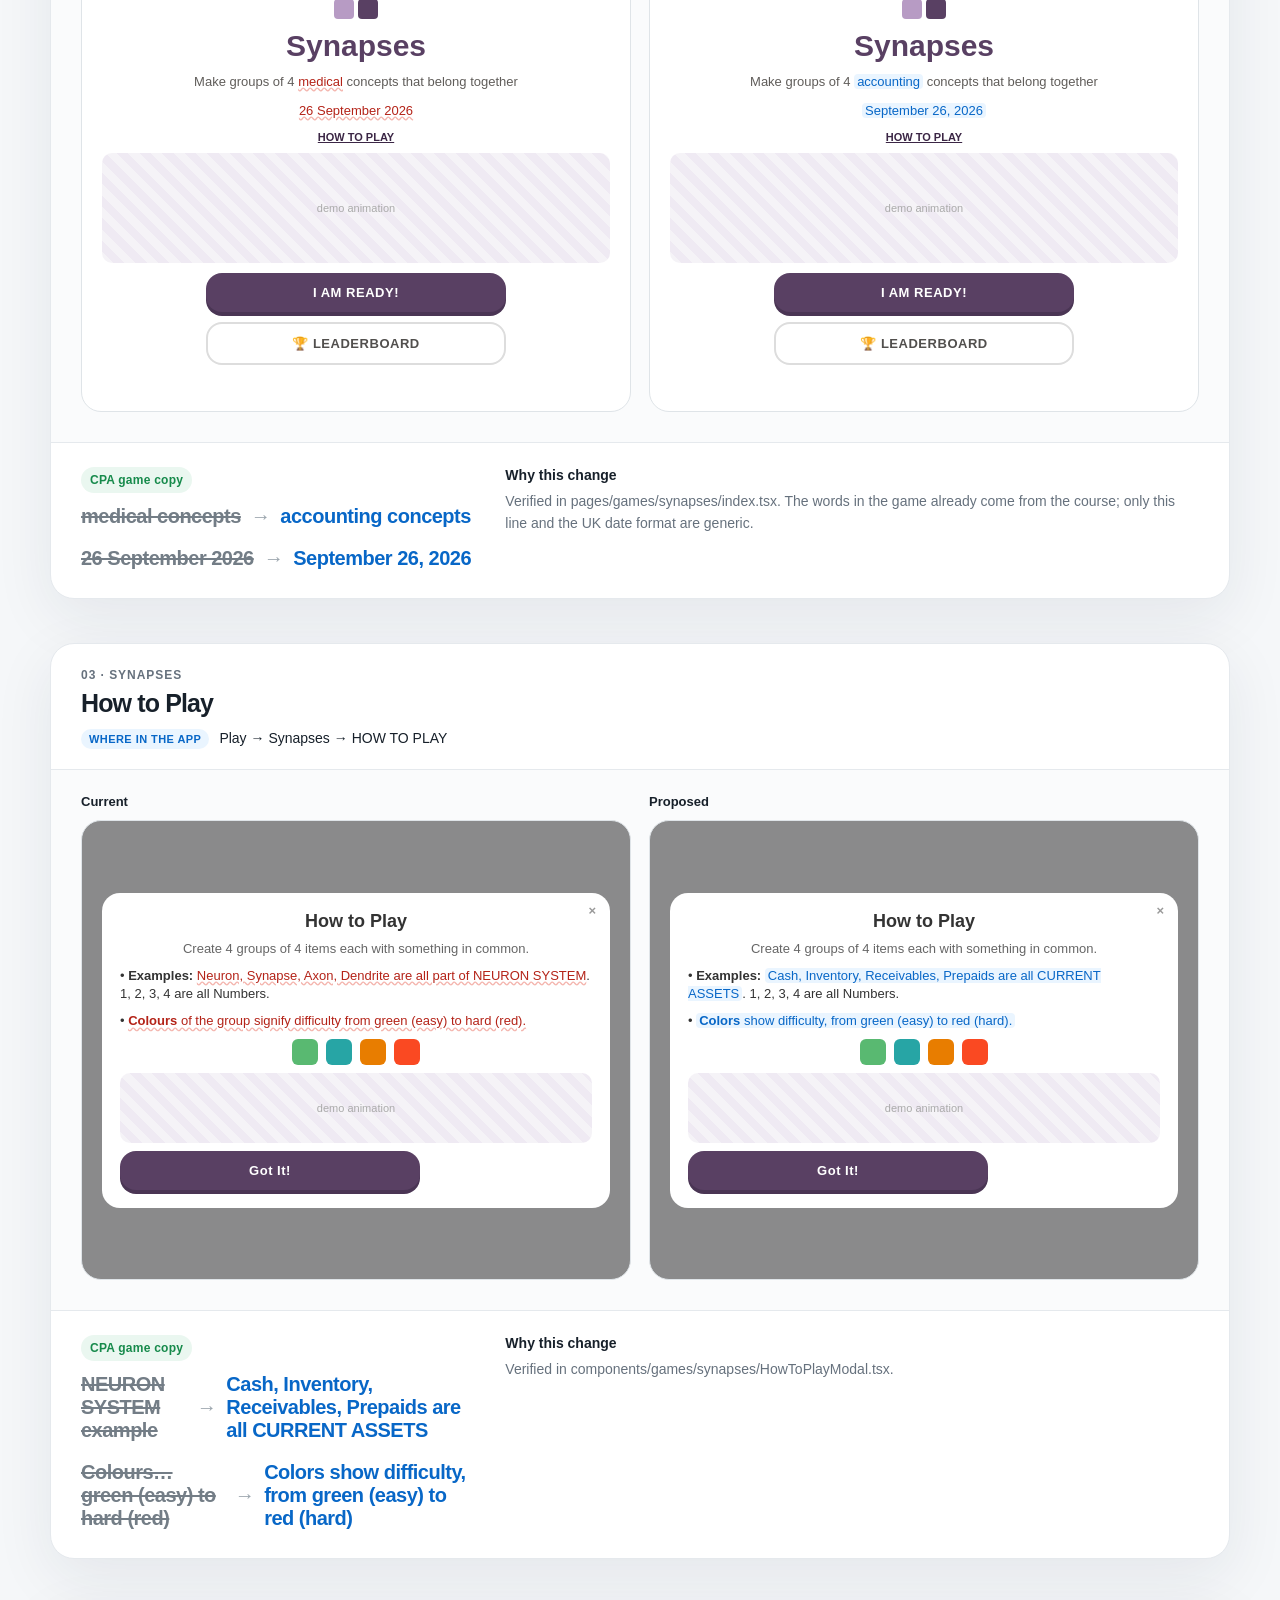
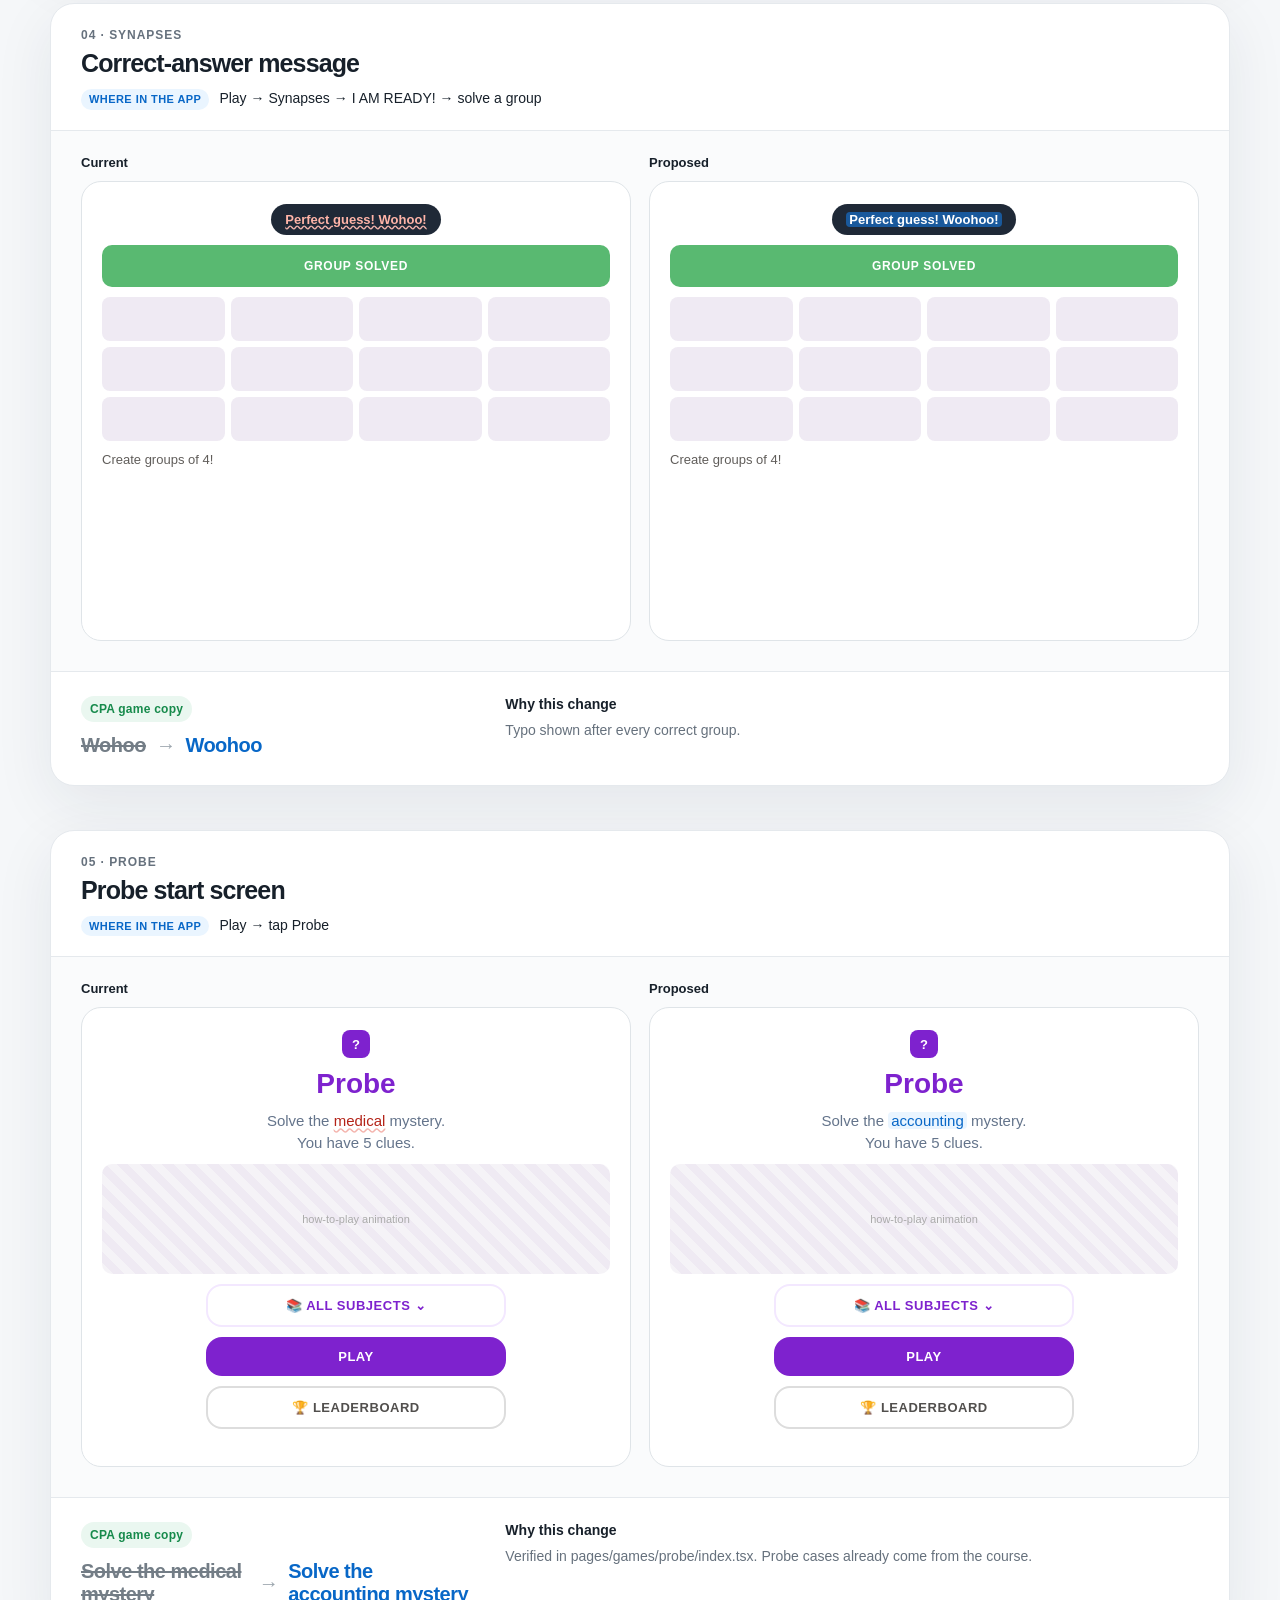
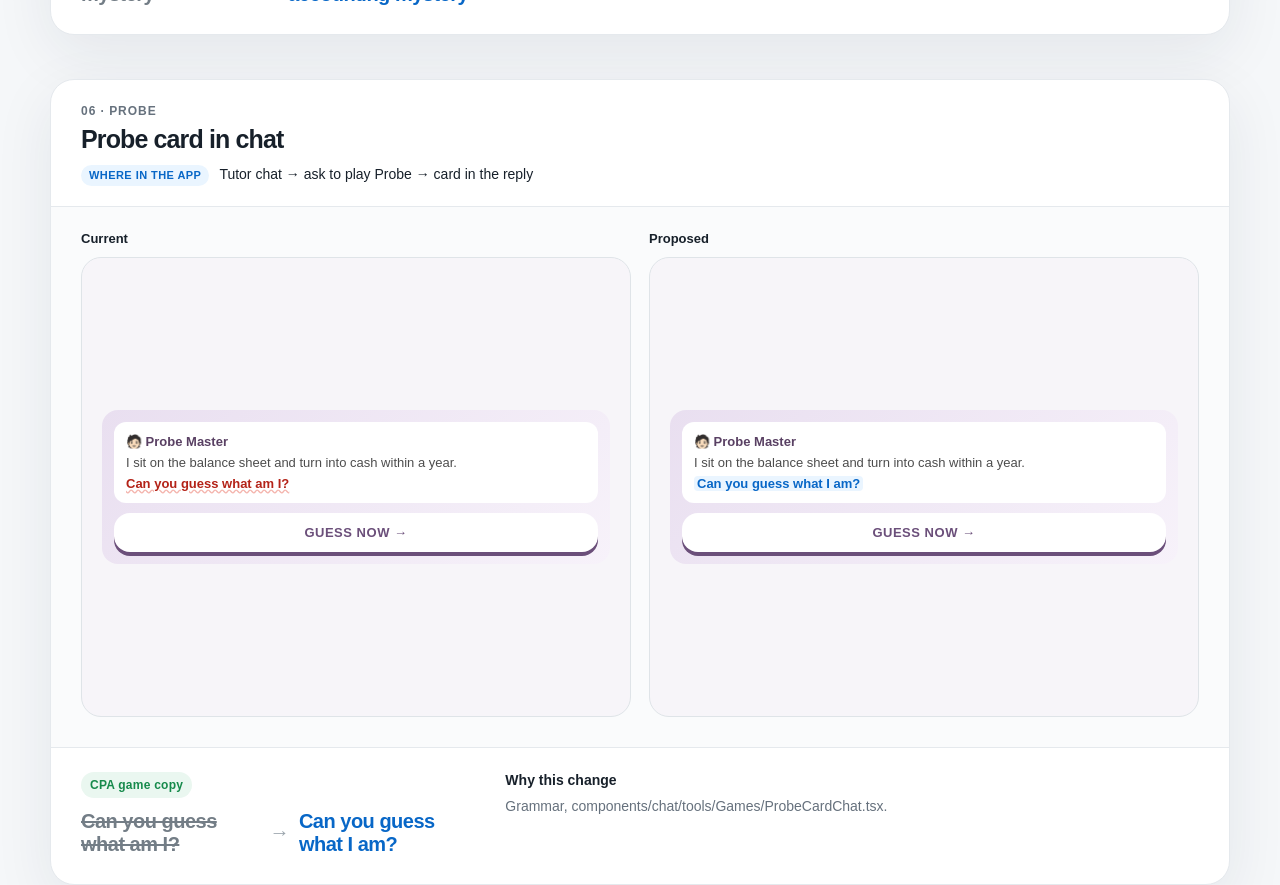
<file: games.html>
<!doctype html>
<html lang="en">
  <head>
    <meta charset="UTF-8" />
    <meta name="viewport" content="width=device-width, initial-scale=1.0" />
    <title>Oncourse · Games language review</title>
    <link rel="stylesheet" href="./styles.css?v=37" />
    <link rel="stylesheet" href="./games.css?v=2" />
  </head>
  <body>
    <header class="site-header">
      <a class="brand" href="./index.html"><span class="brand-mark">O</span><span>Oncourse</span></a>
      <div class="header-actions">
        <nav class="course-switcher" aria-label="Course">
          <a href="#cpa" data-game-course="cpa">CPA</a>
          <a href="#cfa" data-game-course="cfa">CFA</a>
          <a href="#lsat" data-game-course="lsat">LSAT</a>
          <a href="#bar" data-game-course="bar">BAR</a>
          <a href="#mcat" data-game-course="mcat">MCAT</a>
          <a href="#nclex" data-game-course="nclex">NCLEX</a>
          <a href="./terms.html">Terms</a>
        </nav>
        <div class="issue-badge">ONC2-7197</div>
      </div>
    </header>
    <main id="top">
      <section class="page-heading">
        <p class="eyebrow">ONC2-7197 · Games</p>
        <h1>Games language review</h1>
        <p class="page-intro">Every course has Probe and Synapses. Only these two games are reviewed.</p>
      </section>
      <div id="games-review-list" class="review-list"></div>
    </main>
    <script src="./games.js?v=4"></script>
  </body>
</html>
</file>
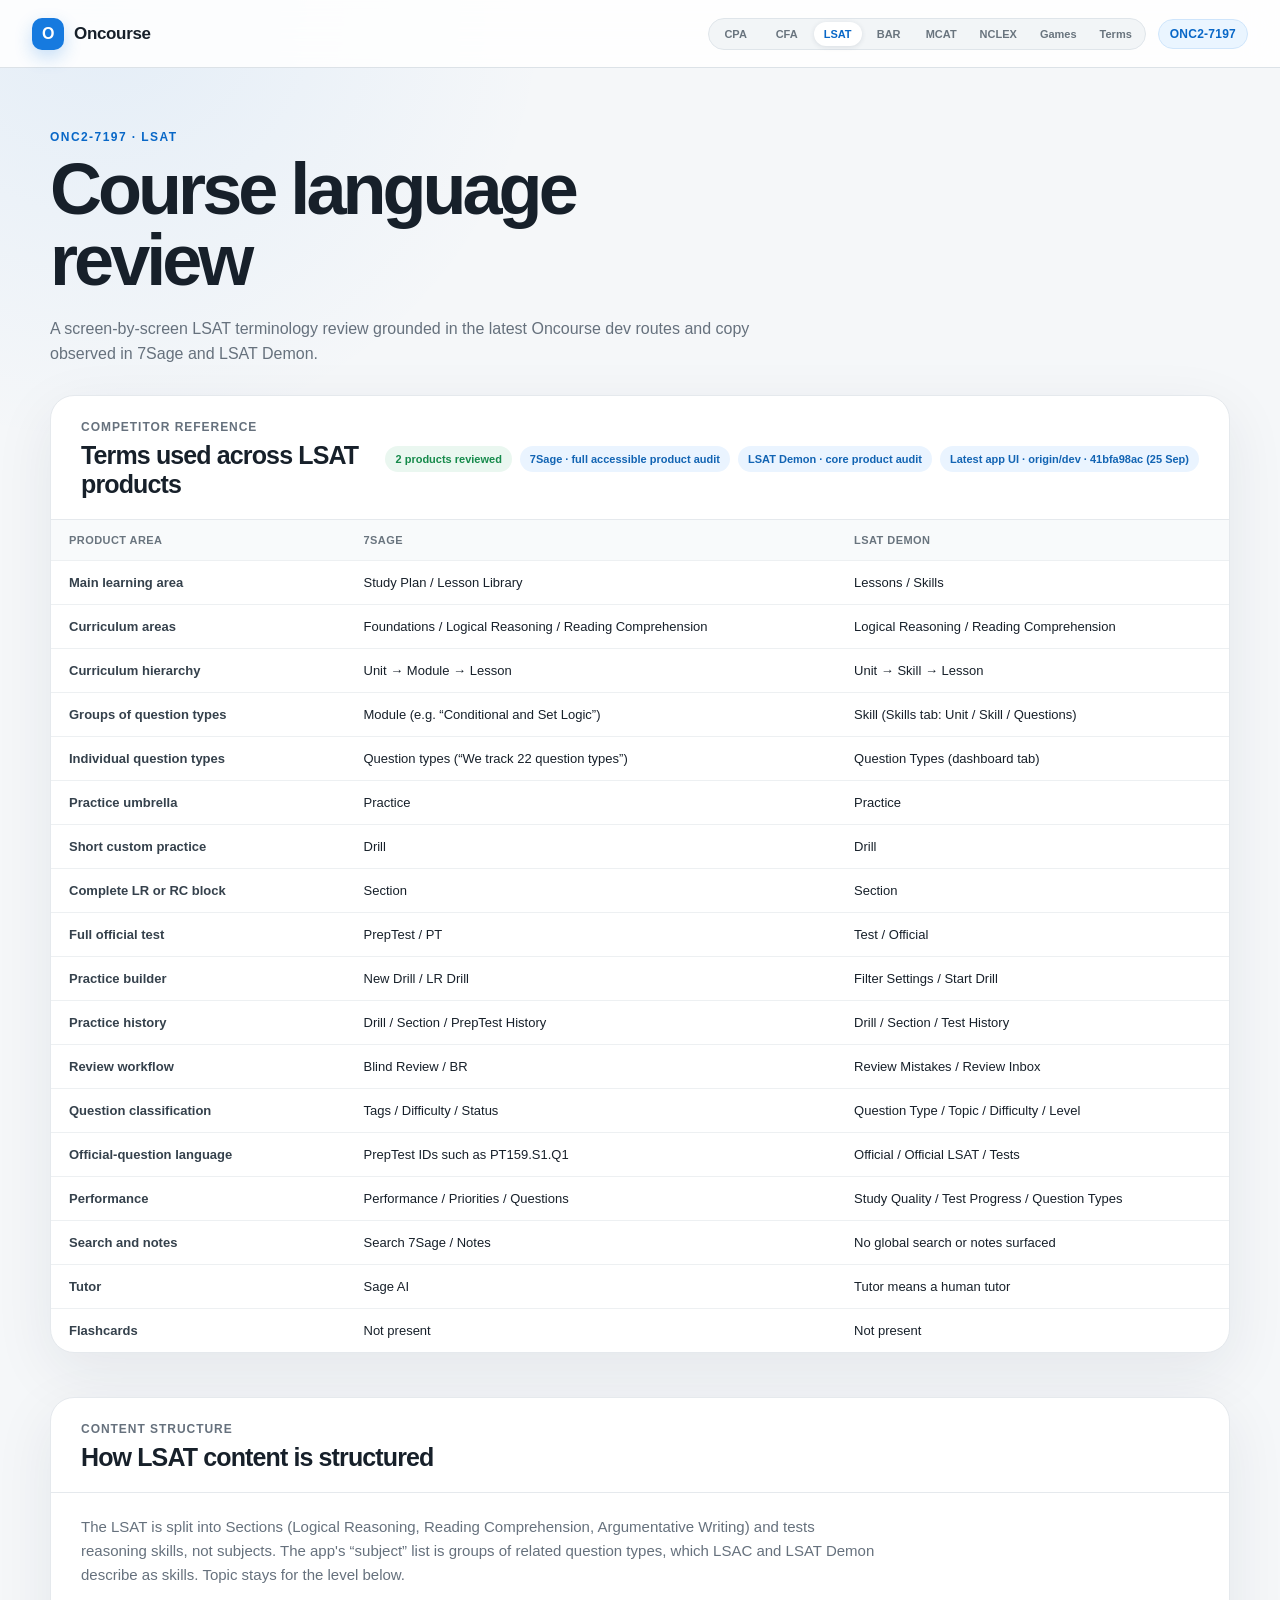
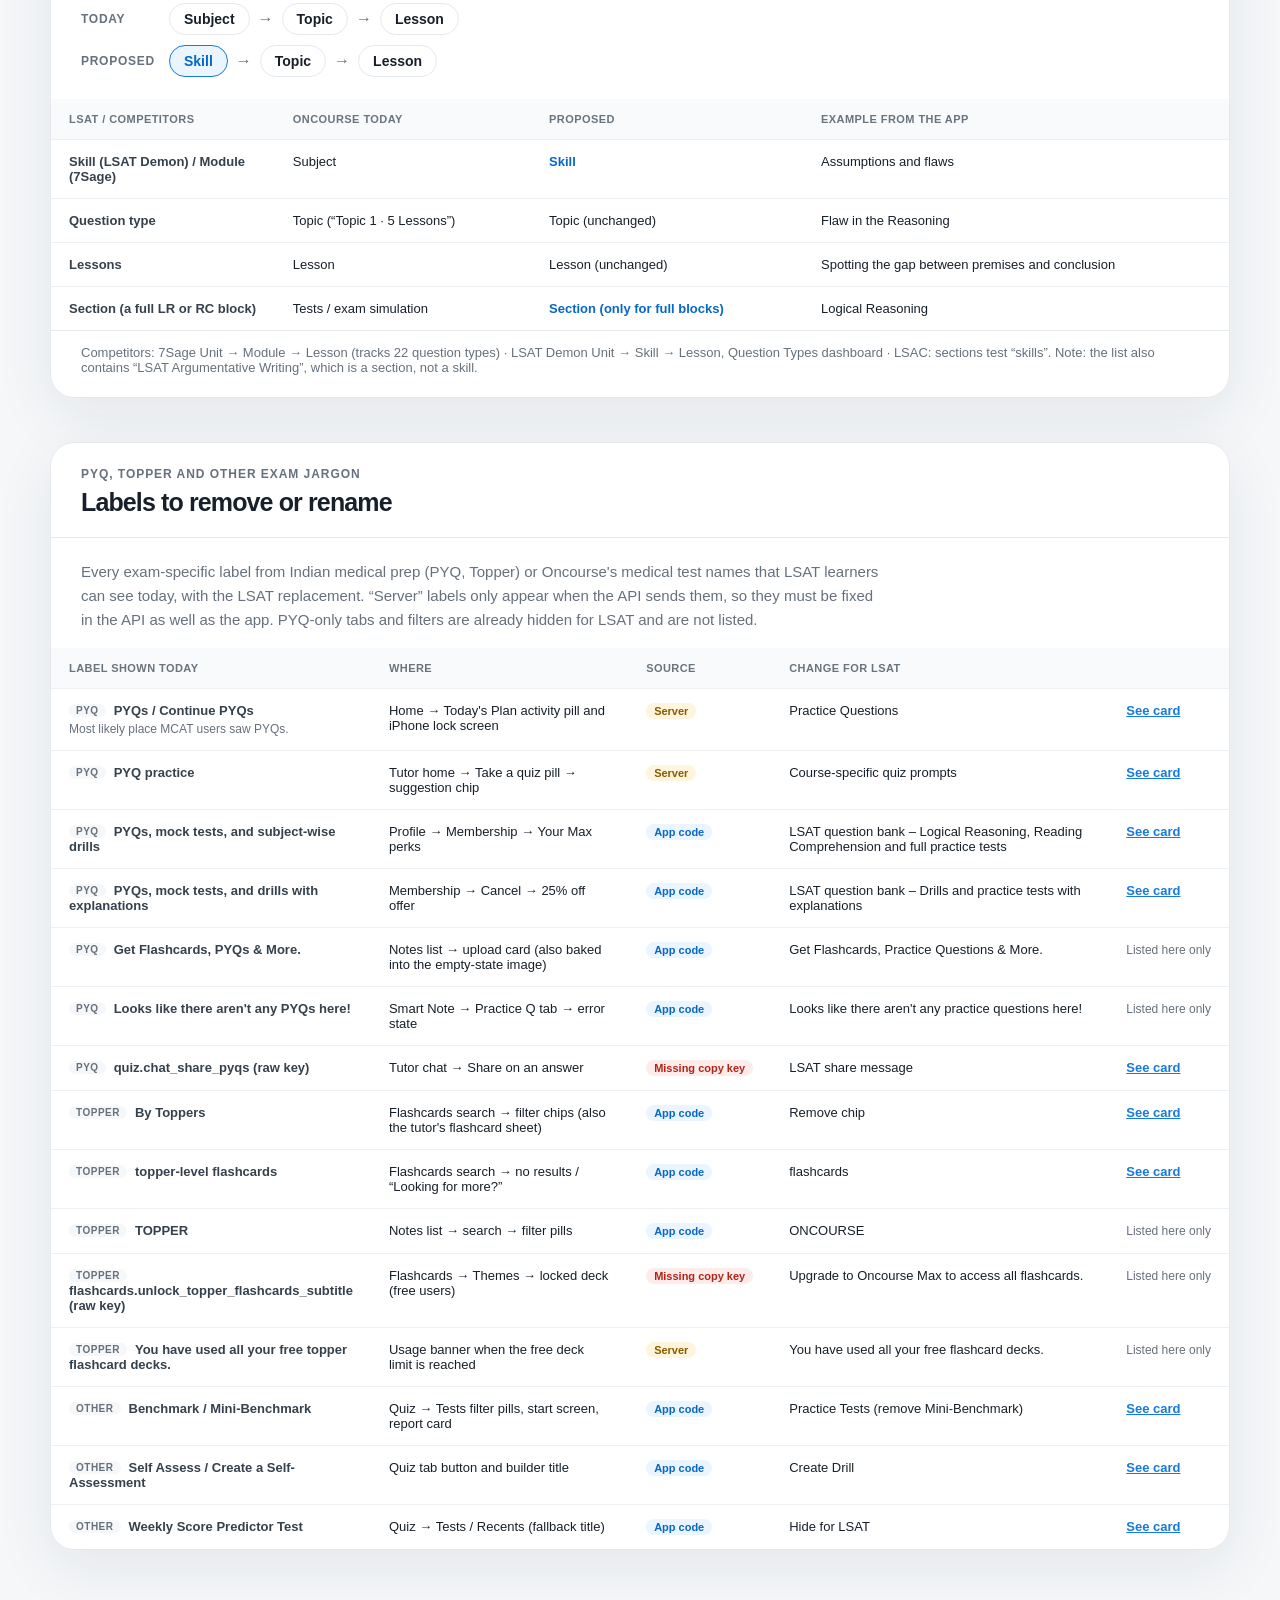
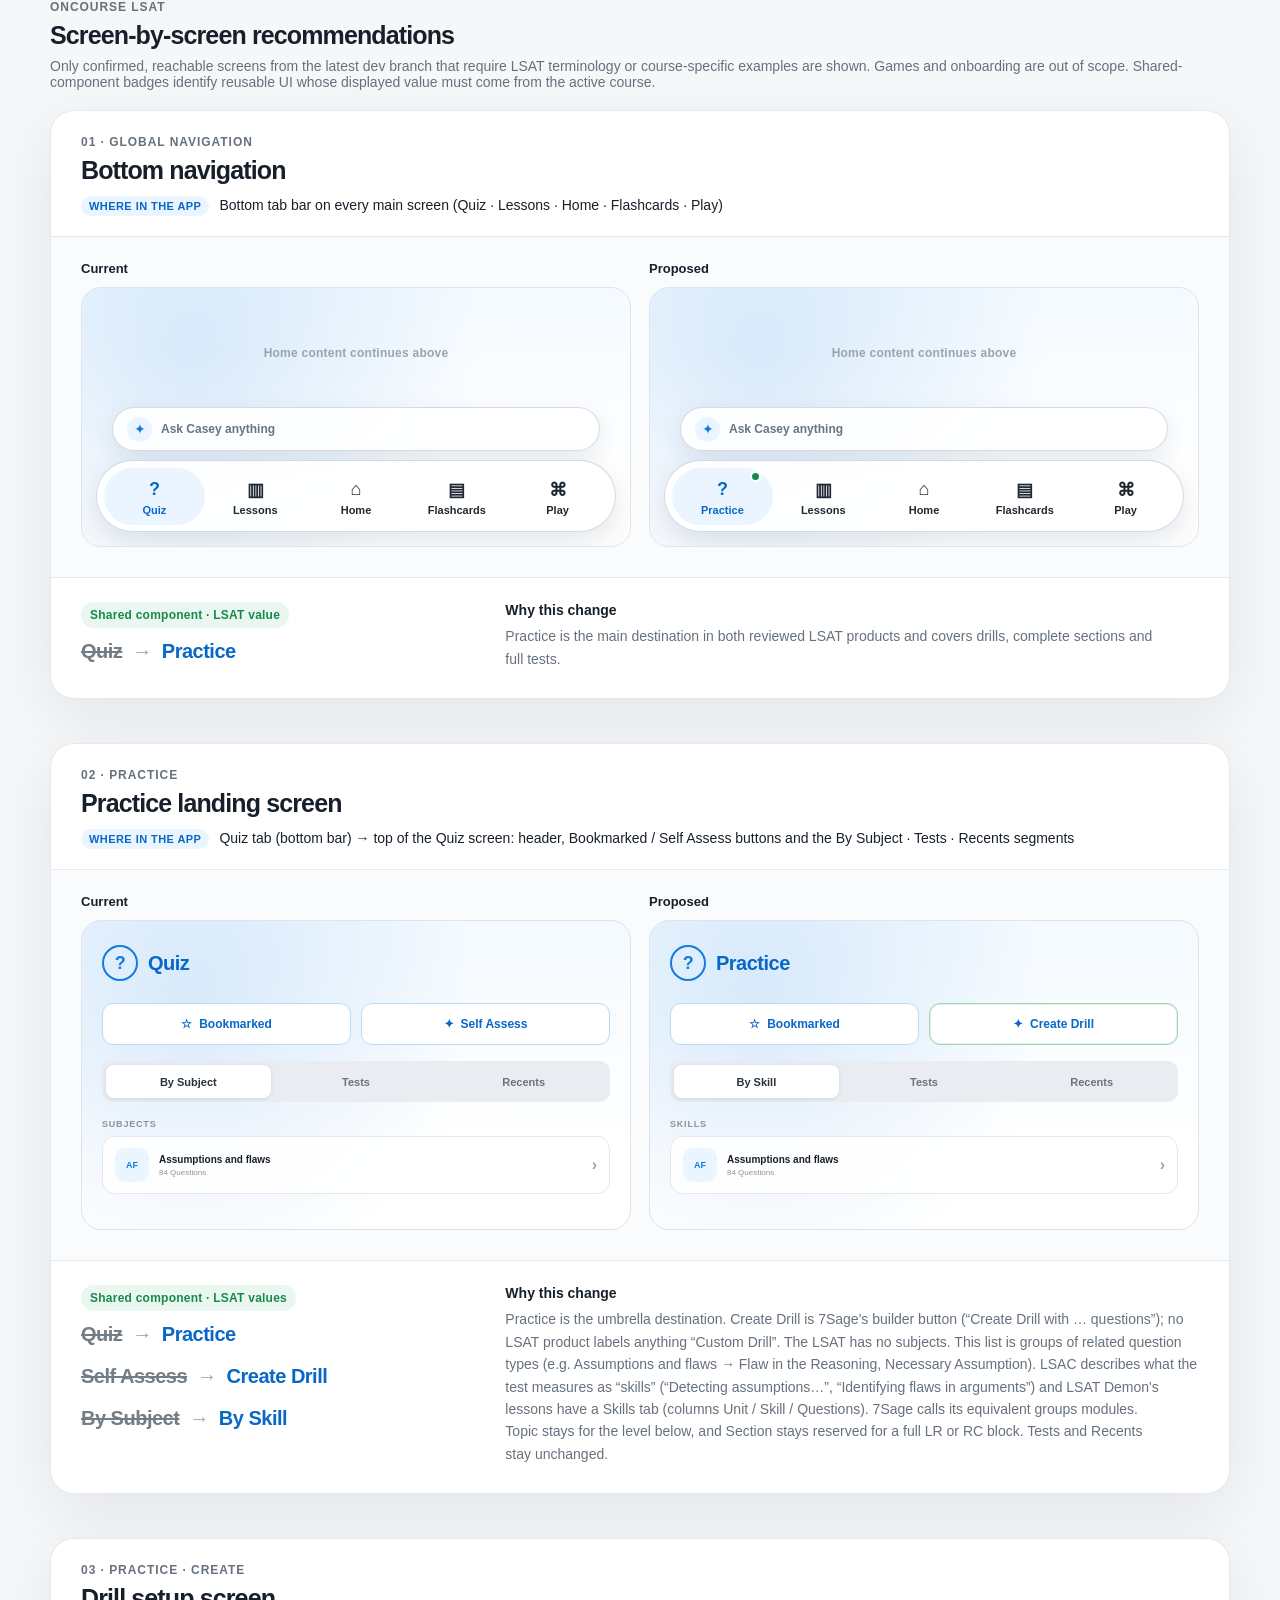
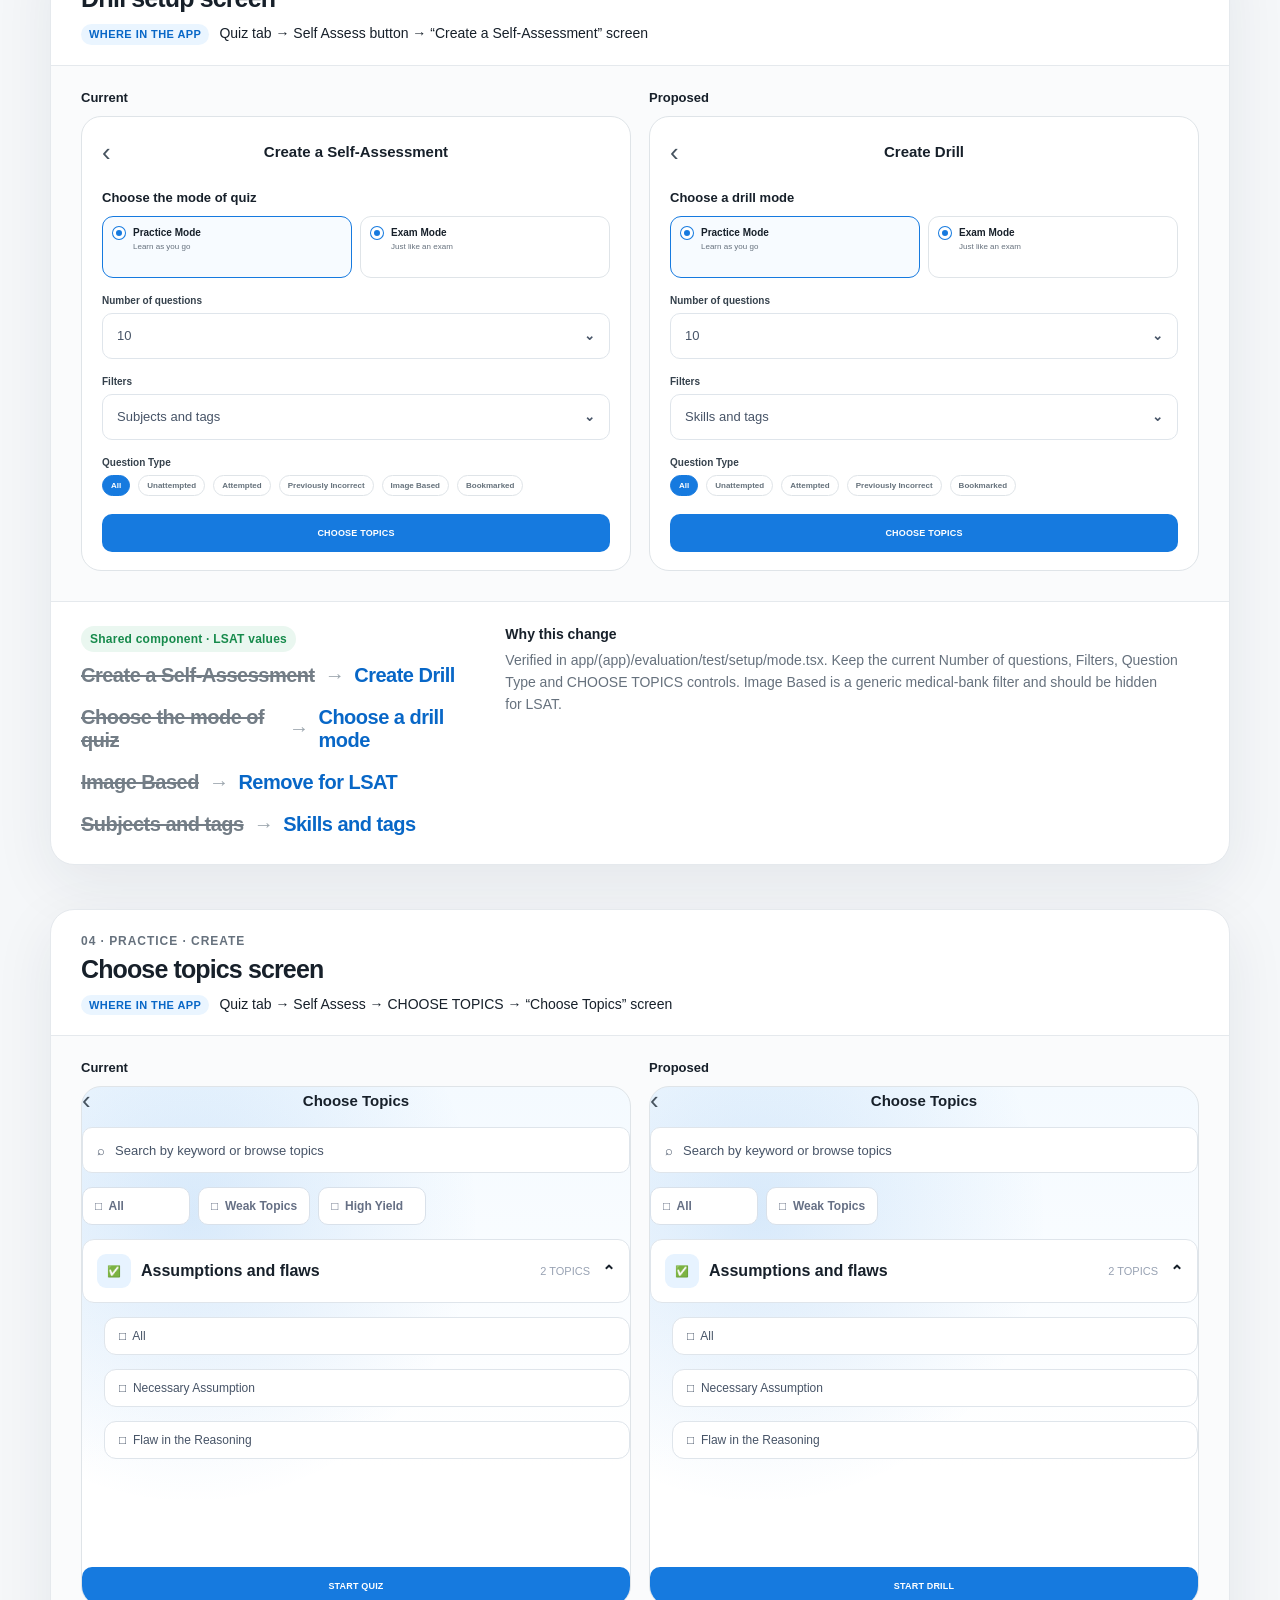
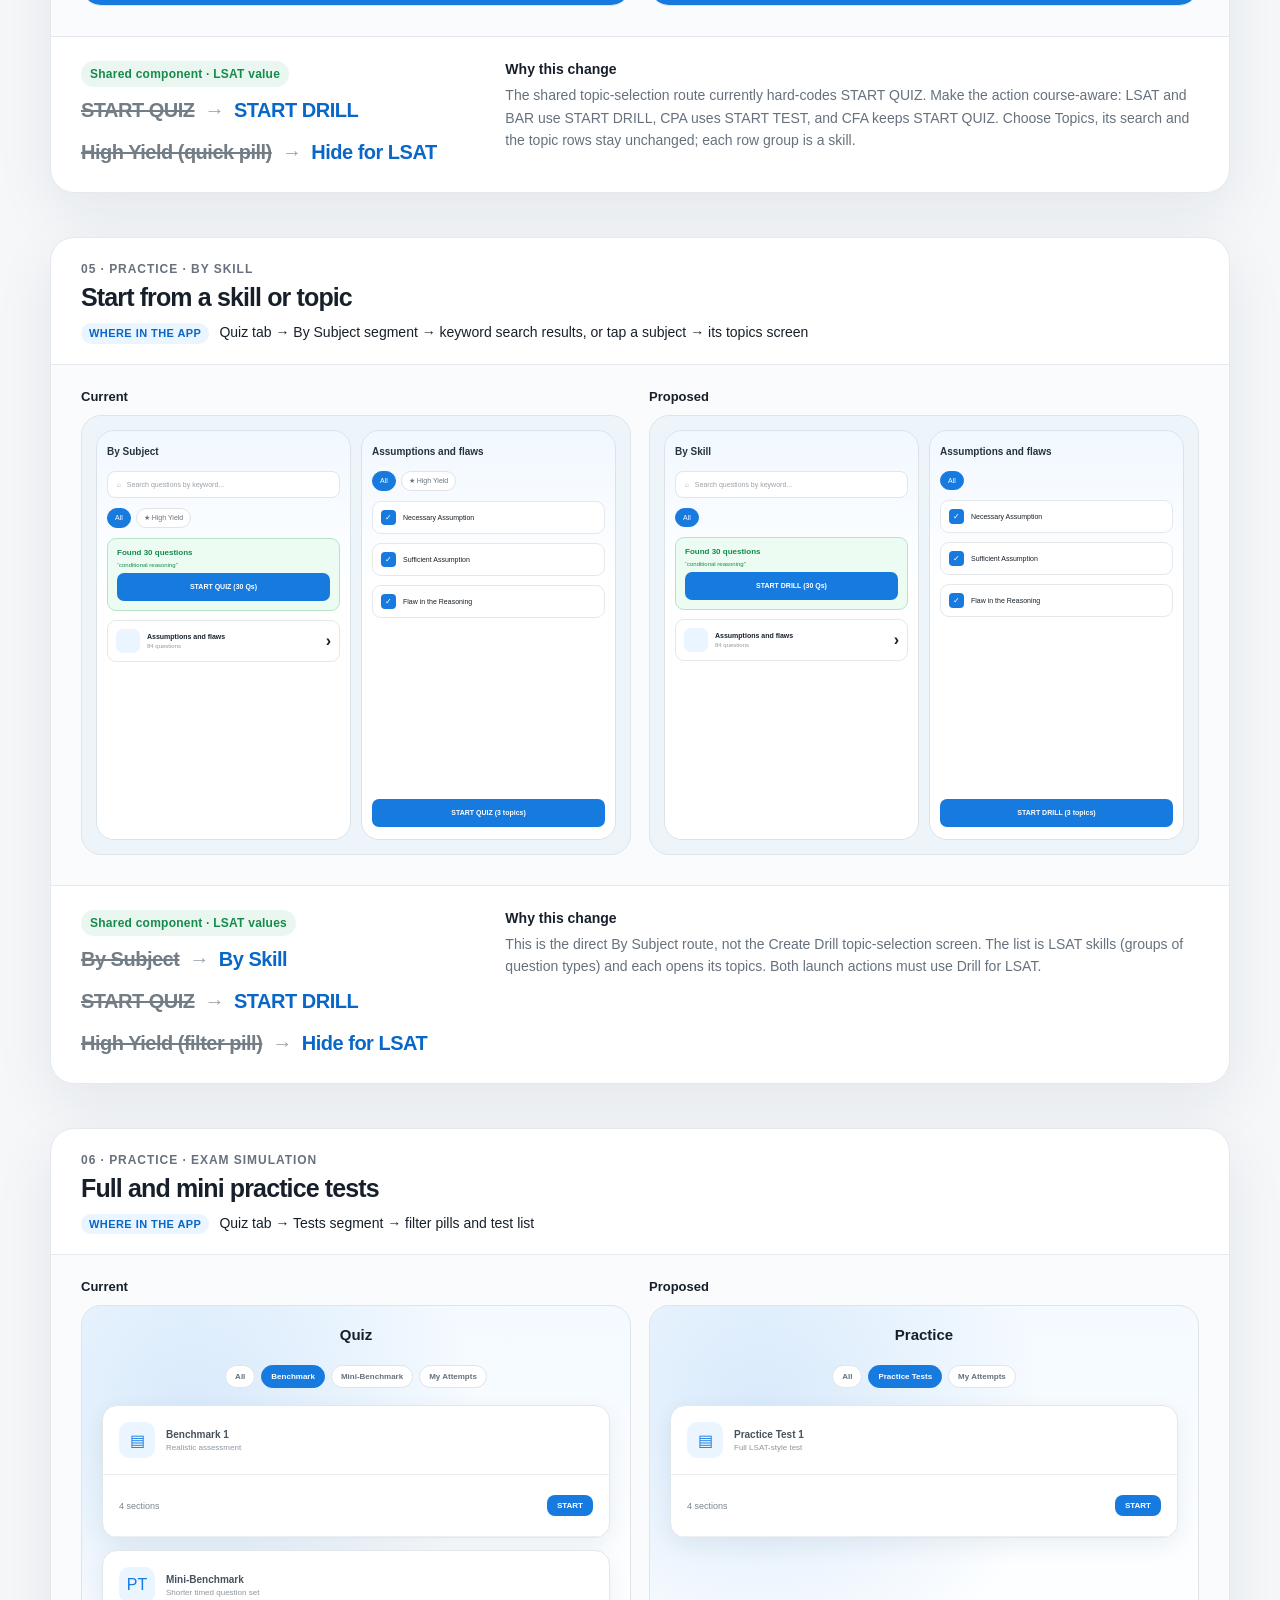
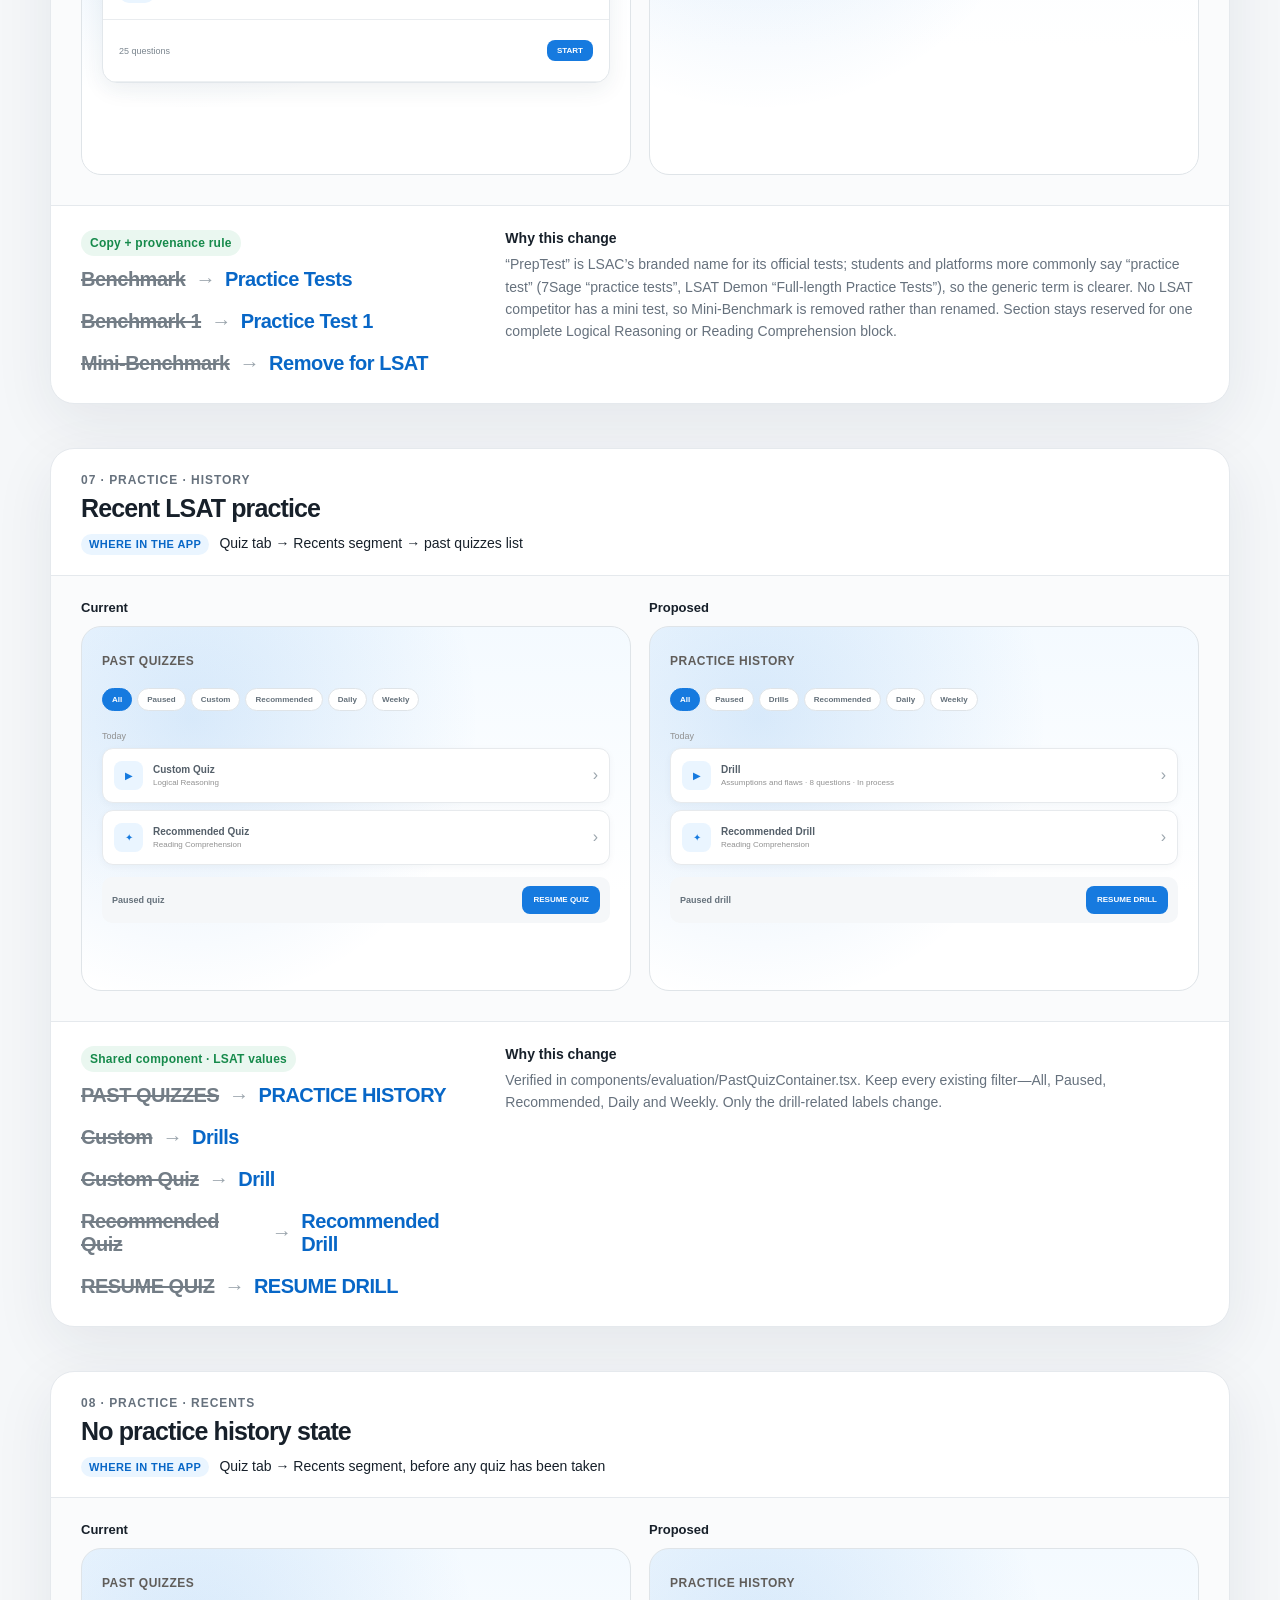
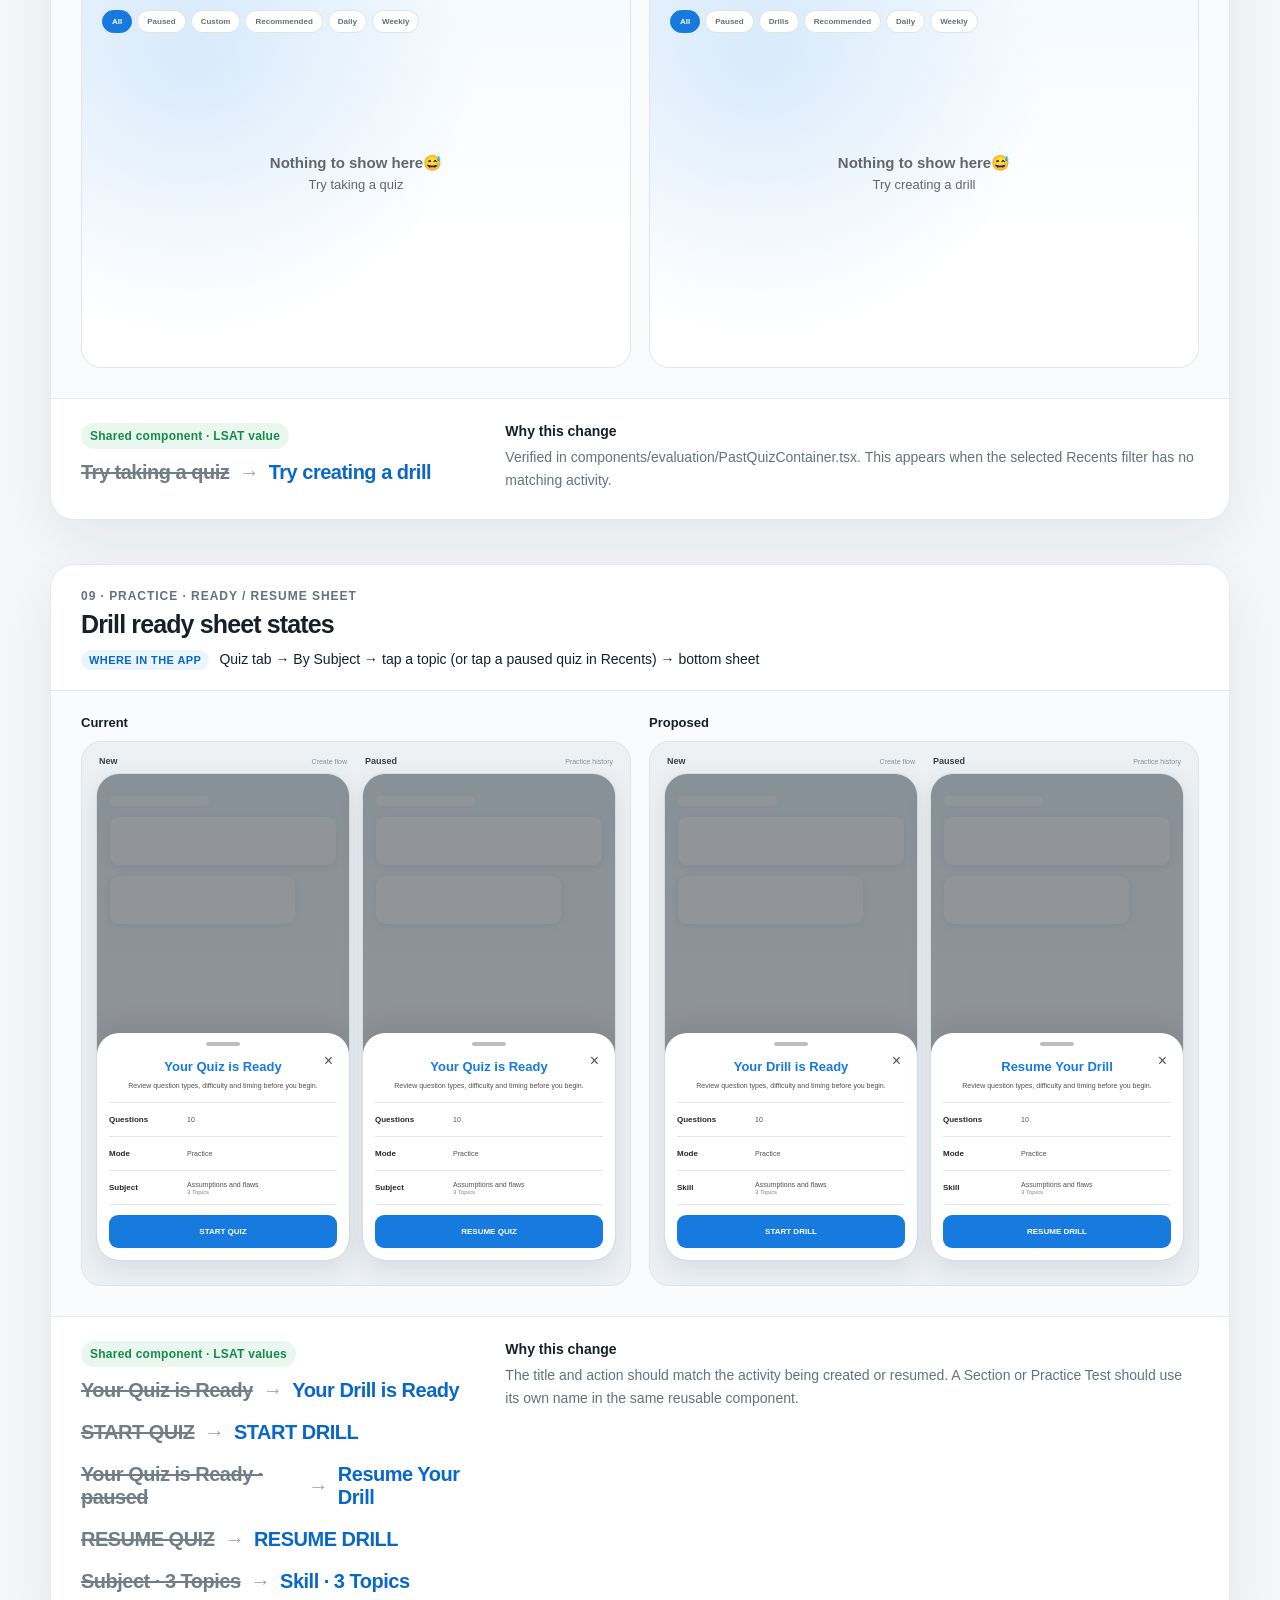
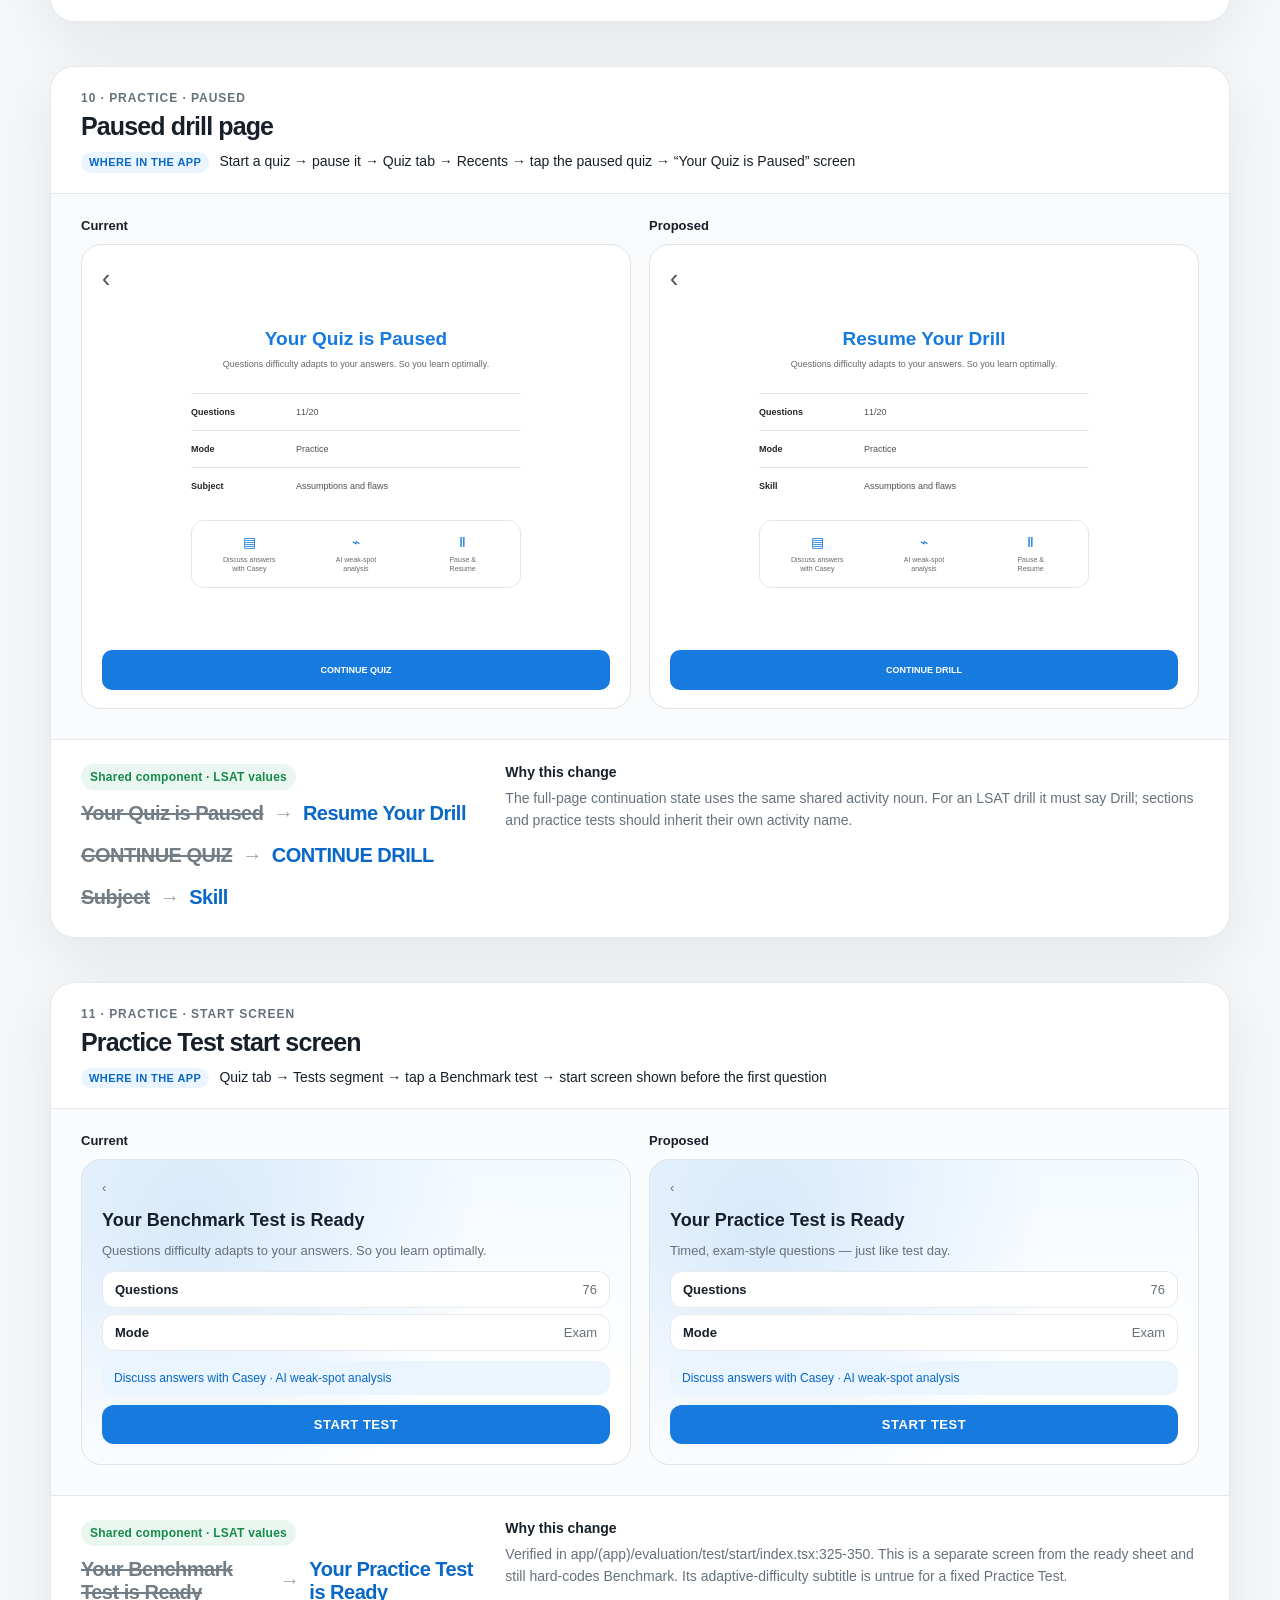
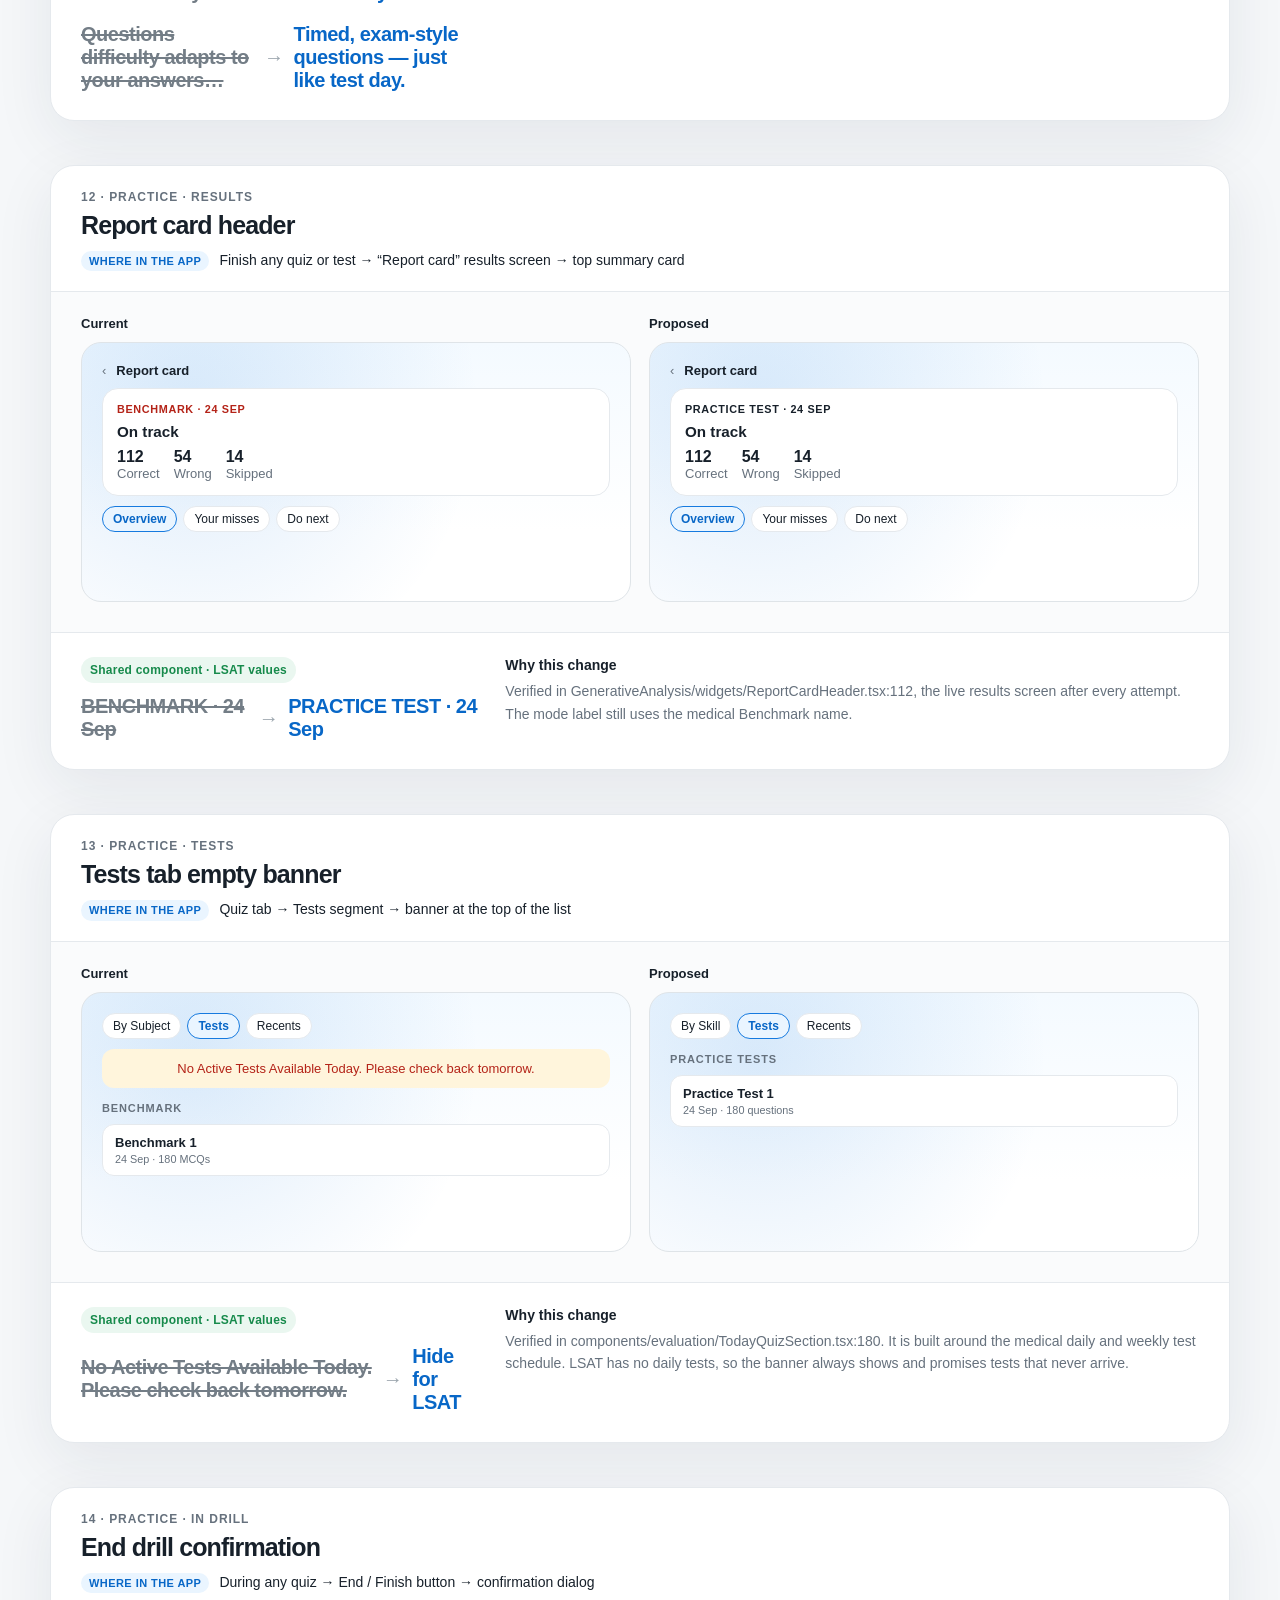
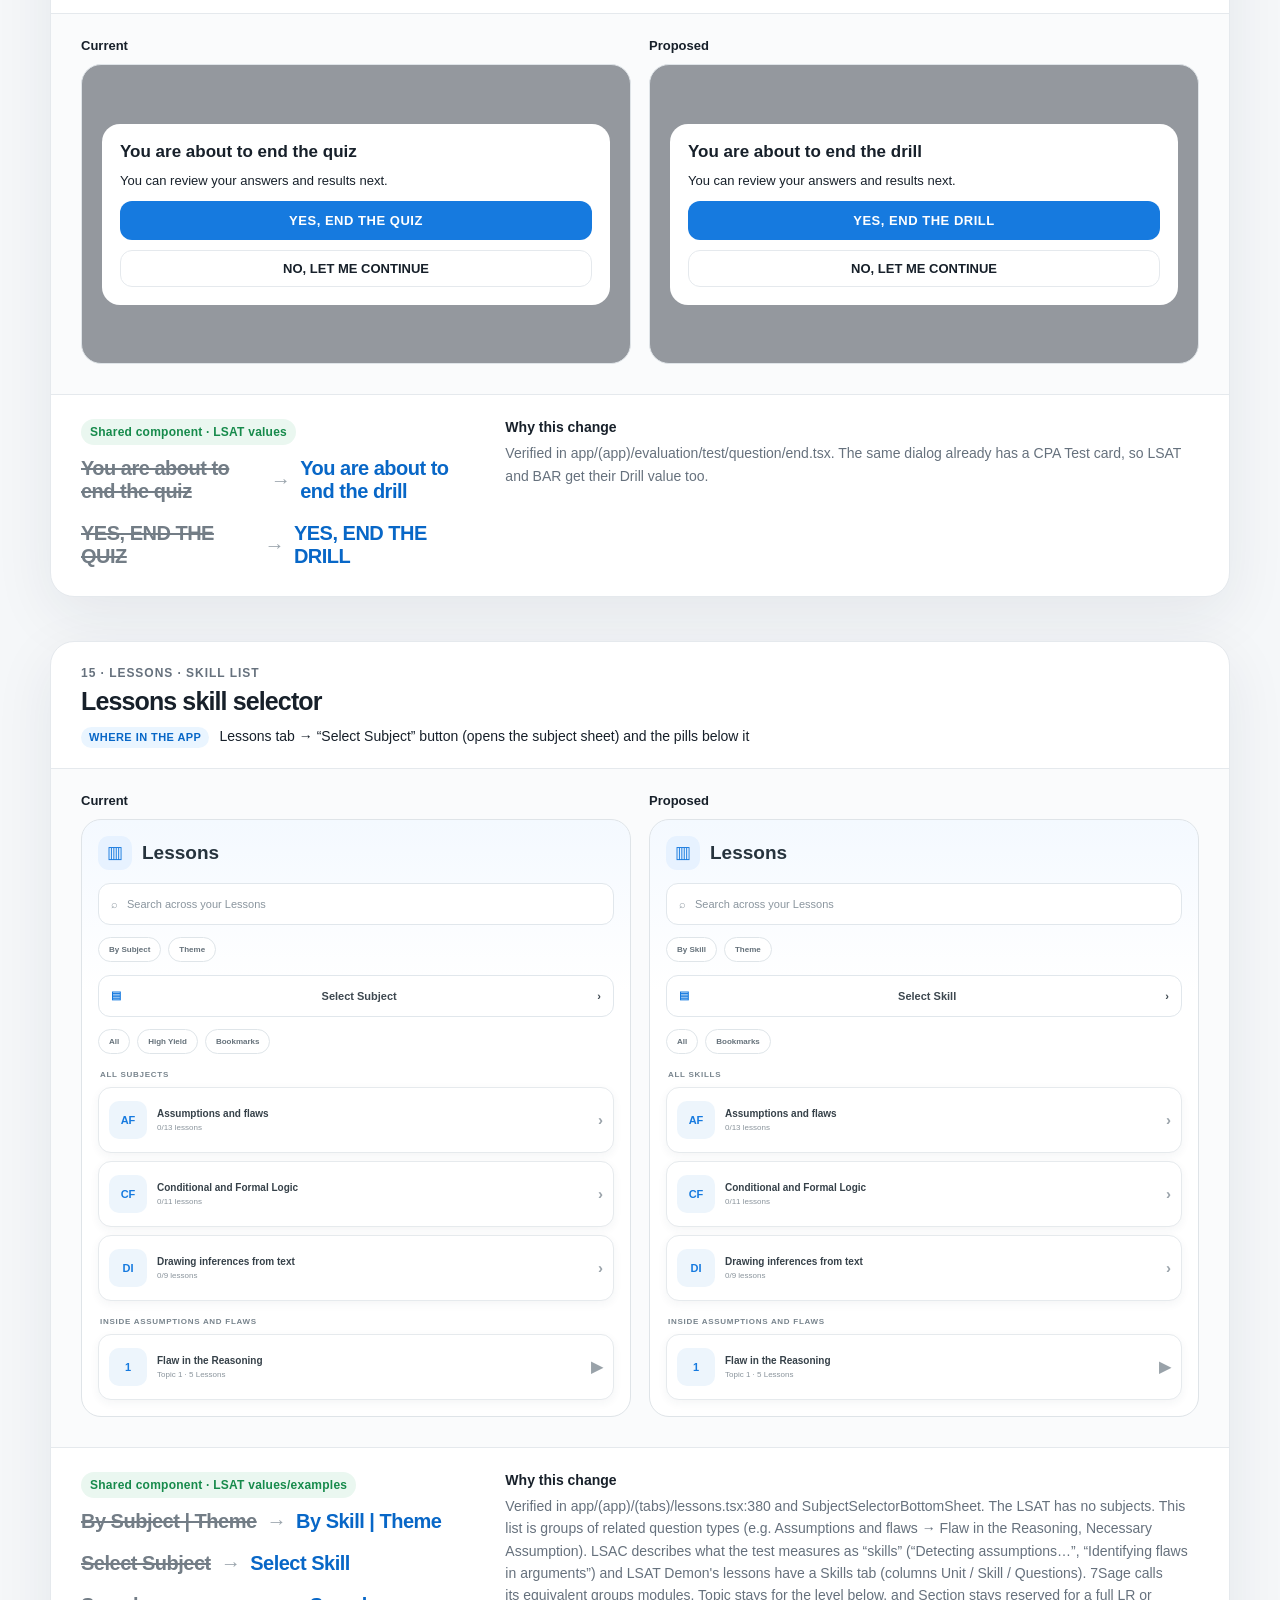
<file: lsat.html>
<!doctype html>
<html lang="en">
  <head>
    <meta charset="UTF-8" />
    <meta name="viewport" content="width=device-width, initial-scale=1.0" />
    <meta
      name="description"
      content="A visual review of LSAT-specific terminology changes in Oncourse."
    />
    <title>Oncourse · LSAT language review</title>
    <link rel="stylesheet" href="./styles.css?v=37" />
  </head>
  <body>
    <header class="site-header">
      <a class="brand" href="#top" aria-label="Oncourse language review home">
        <span class="brand-mark" aria-hidden="true">O</span>
        <span>Oncourse</span>
      </a>
      <div class="header-actions">
        <nav class="course-switcher" aria-label="Course review">
          <a href="./index.html">CPA</a>
          <a href="./cfa.html">CFA</a>
          <a class="active" href="./lsat.html">LSAT</a>
          <a href="./bar.html">BAR</a>
          <a href="./mcat.html">MCAT</a>
          <a href="./nclex.html">NCLEX</a>
          <a href="./games.html">Games</a>
          <a href="./terms.html">Terms</a>
        </nav>
        <div class="issue-badge">ONC2-7197</div>
      </div>
    </header>

    <main id="top">
      <section class="page-heading lsat-heading" aria-labelledby="page-title">
        <p class="eyebrow">ONC2-7197 · LSAT</p>
        <h1 id="page-title">Course language review</h1>
        <p class="page-intro">
          A screen-by-screen LSAT terminology review grounded in the latest Oncourse dev routes and copy observed in 7Sage and LSAT Demon.
        </p>
      </section>

      <section class="terminology-section" aria-labelledby="lsat-terminology-title">
        <header class="section-heading">
          <div>
            <p class="card-kicker">Competitor reference</p>
            <h2 id="lsat-terminology-title">Terms used across LSAT products</h2>
          </div>
          <div class="audit-meta">
            <span class="audit-chip">2 products reviewed</span>
            <span class="audit-chip source-chip">7Sage · full accessible product audit</span>
            <span class="audit-chip source-chip">LSAT Demon · core product audit</span>
            <span class="audit-chip source-chip">Latest app UI · origin/dev · 41bfa98ac (25 Sep)</span>
          </div>
        </header>
        <div id="lsat-terminology-table"></div>
      </section>

      <section class="terminology-section structure-section" aria-labelledby="lsat-structure-title">
        <header class="section-heading">
          <div>
            <p class="card-kicker">Content structure</p>
            <h2 id="lsat-structure-title">How LSAT content is structured</h2>
          </div>
        </header>
        <div id="lsat-structure"></div>
      </section>

      <section class="terminology-section structure-section" aria-labelledby="lsat-labels-title">
        <header class="section-heading">
          <div>
            <p class="card-kicker">PYQ, Topper and other exam jargon</p>
            <h2 id="lsat-labels-title">Labels to remove or rename</h2>
          </div>
        </header>
        <div id="lsat-labels"></div>
      </section>

      <section class="proposal-heading" aria-labelledby="lsat-proposal-title">
        <p class="card-kicker">Oncourse LSAT</p>
        <h2 id="lsat-proposal-title">Screen-by-screen recommendations</h2>
        <p>Only confirmed, reachable screens from the latest dev branch that require LSAT terminology or course-specific examples are shown. Games and onboarding are out of scope. Shared-component badges identify reusable UI whose displayed value must come from the active course.</p>
      </section>

      <div id="lsat-review-list" class="review-list"></div>
    </main>

    <script src="./shared.js?v=23"></script>
    <script src="./lsat.js?v=45"></script>
  </body>
</html>
</file>
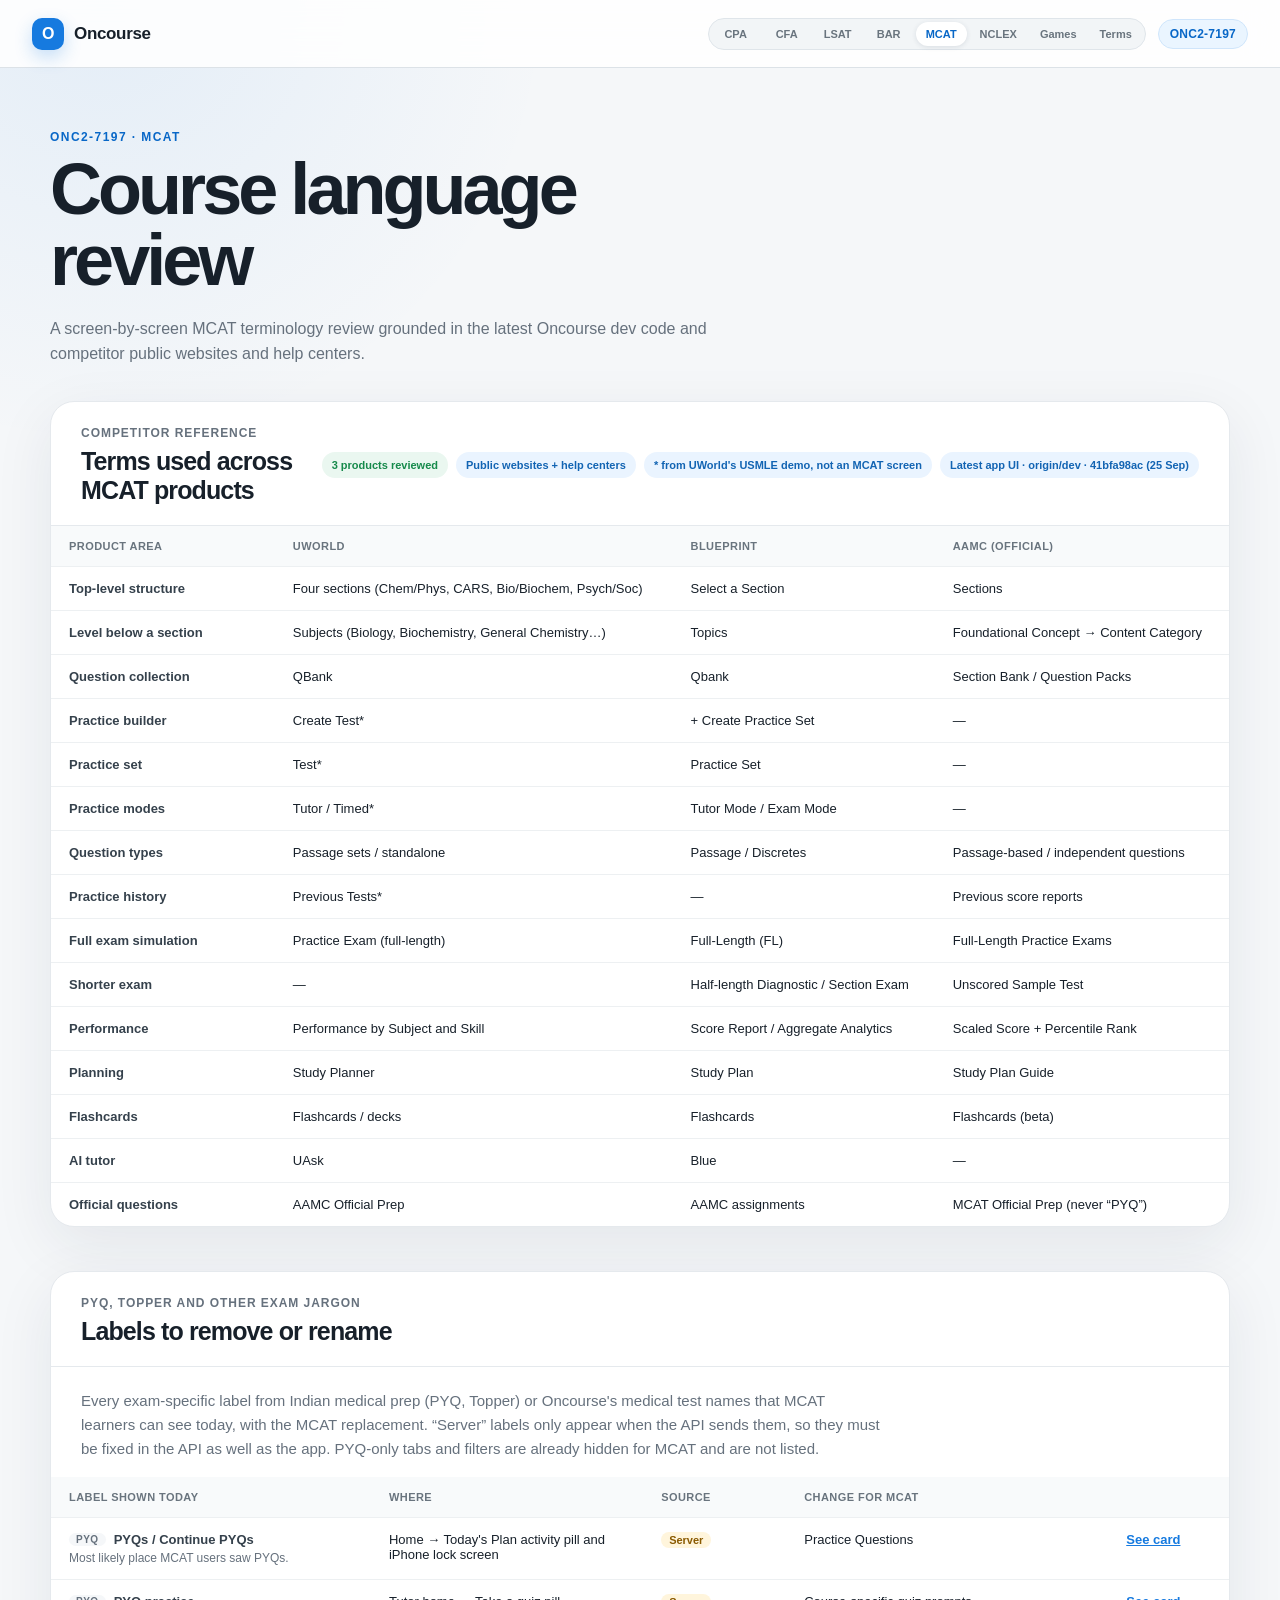
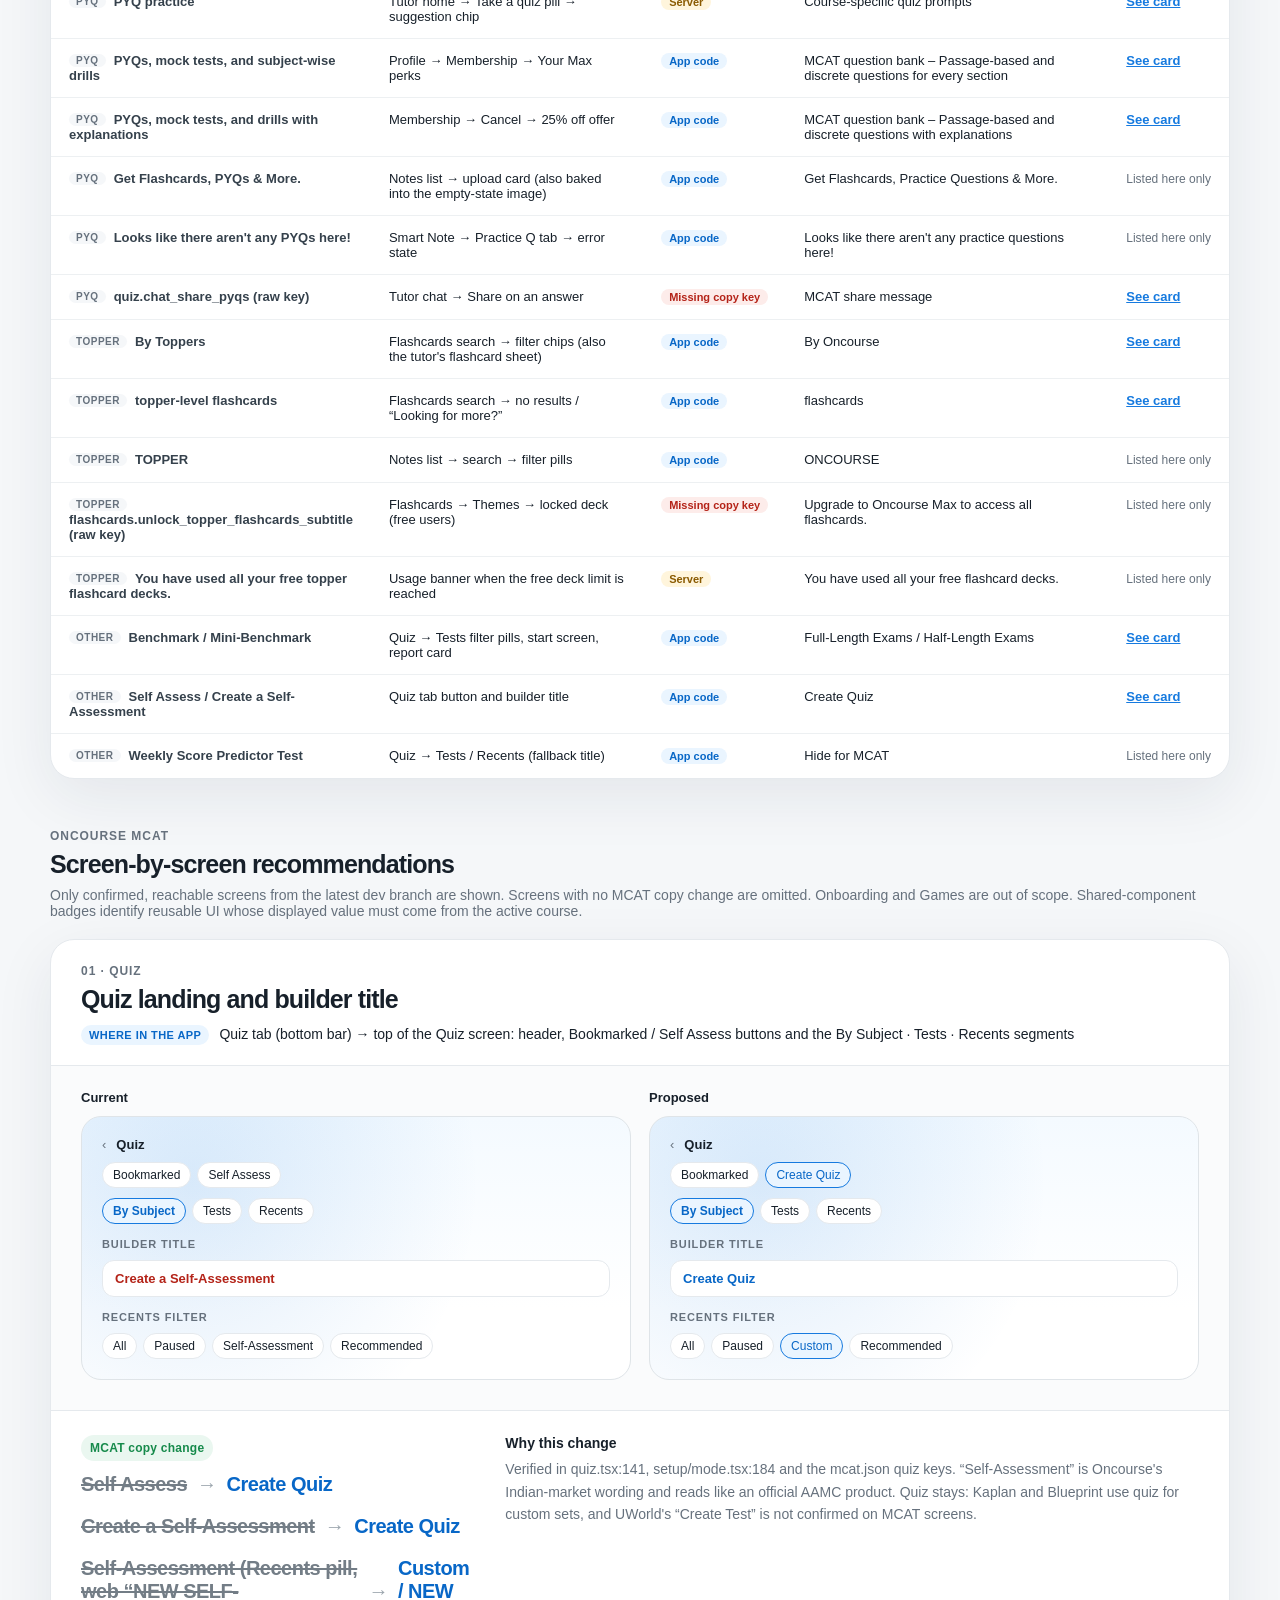
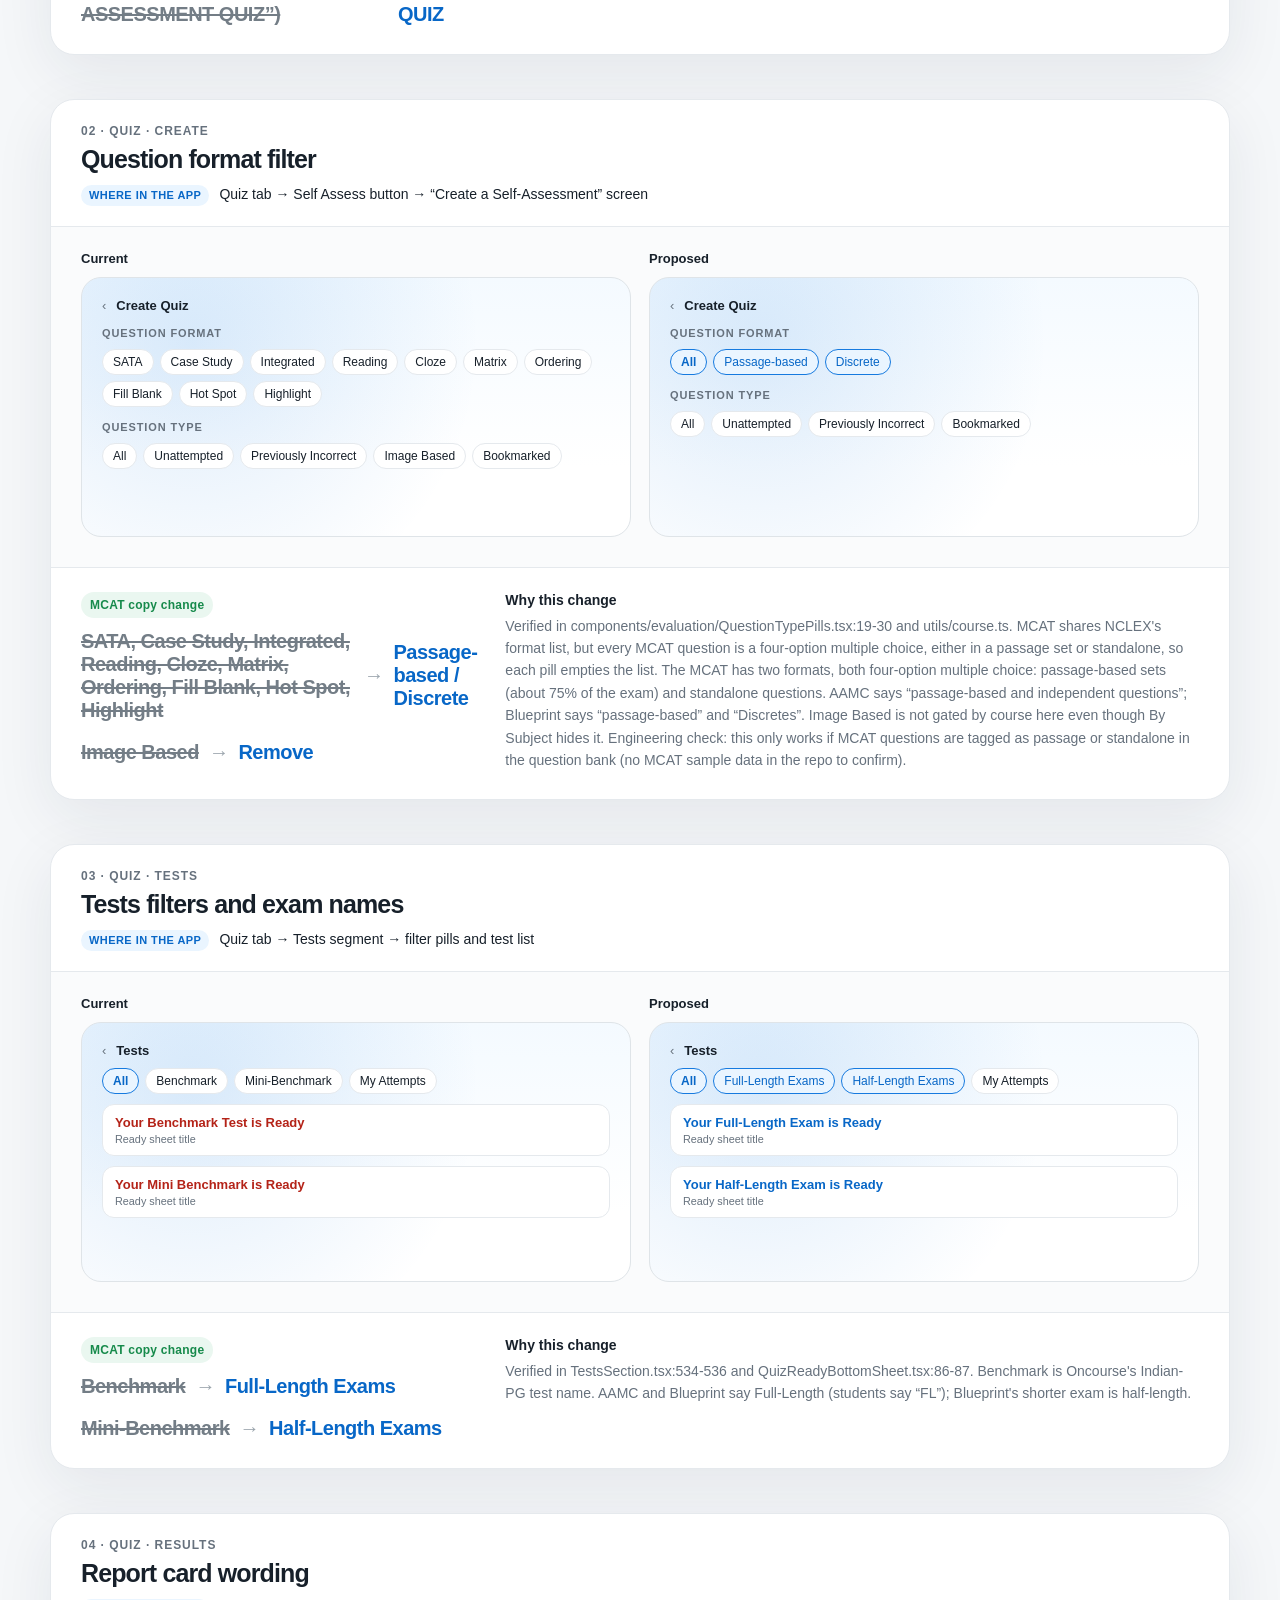
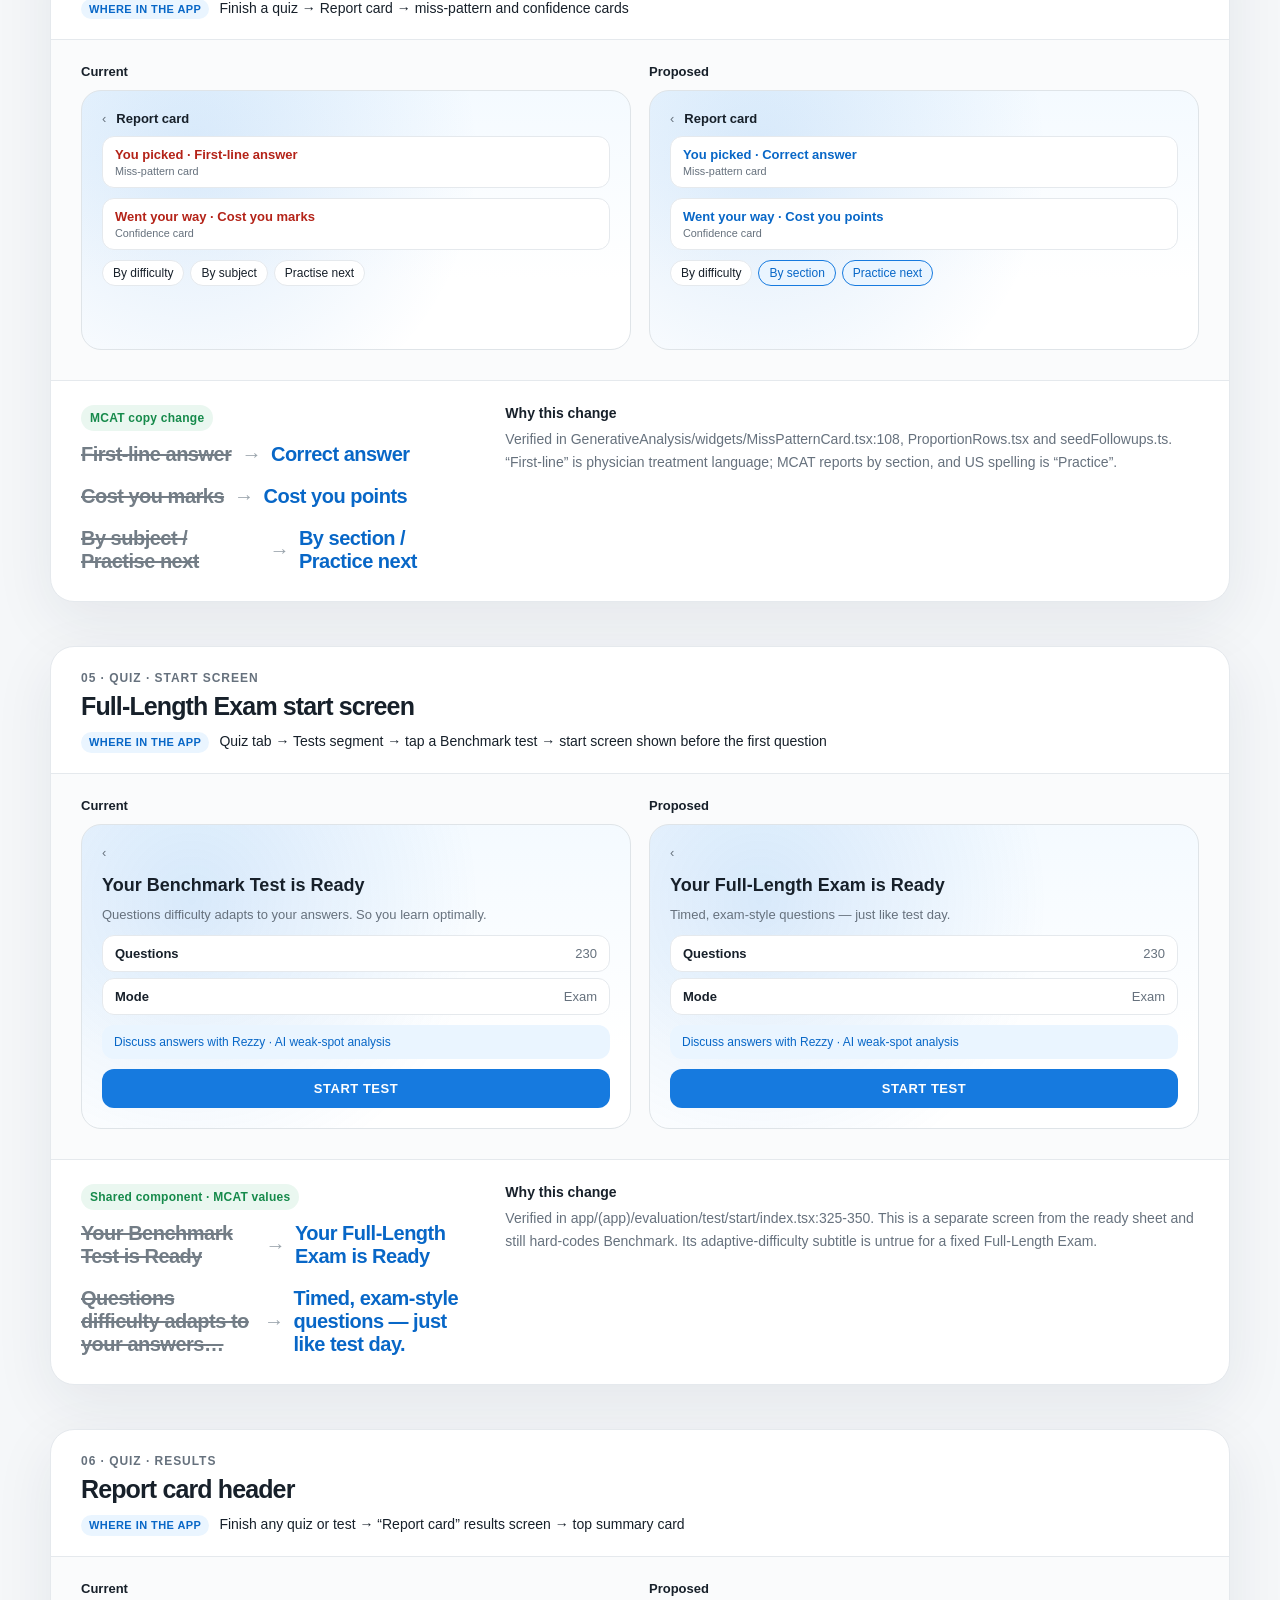
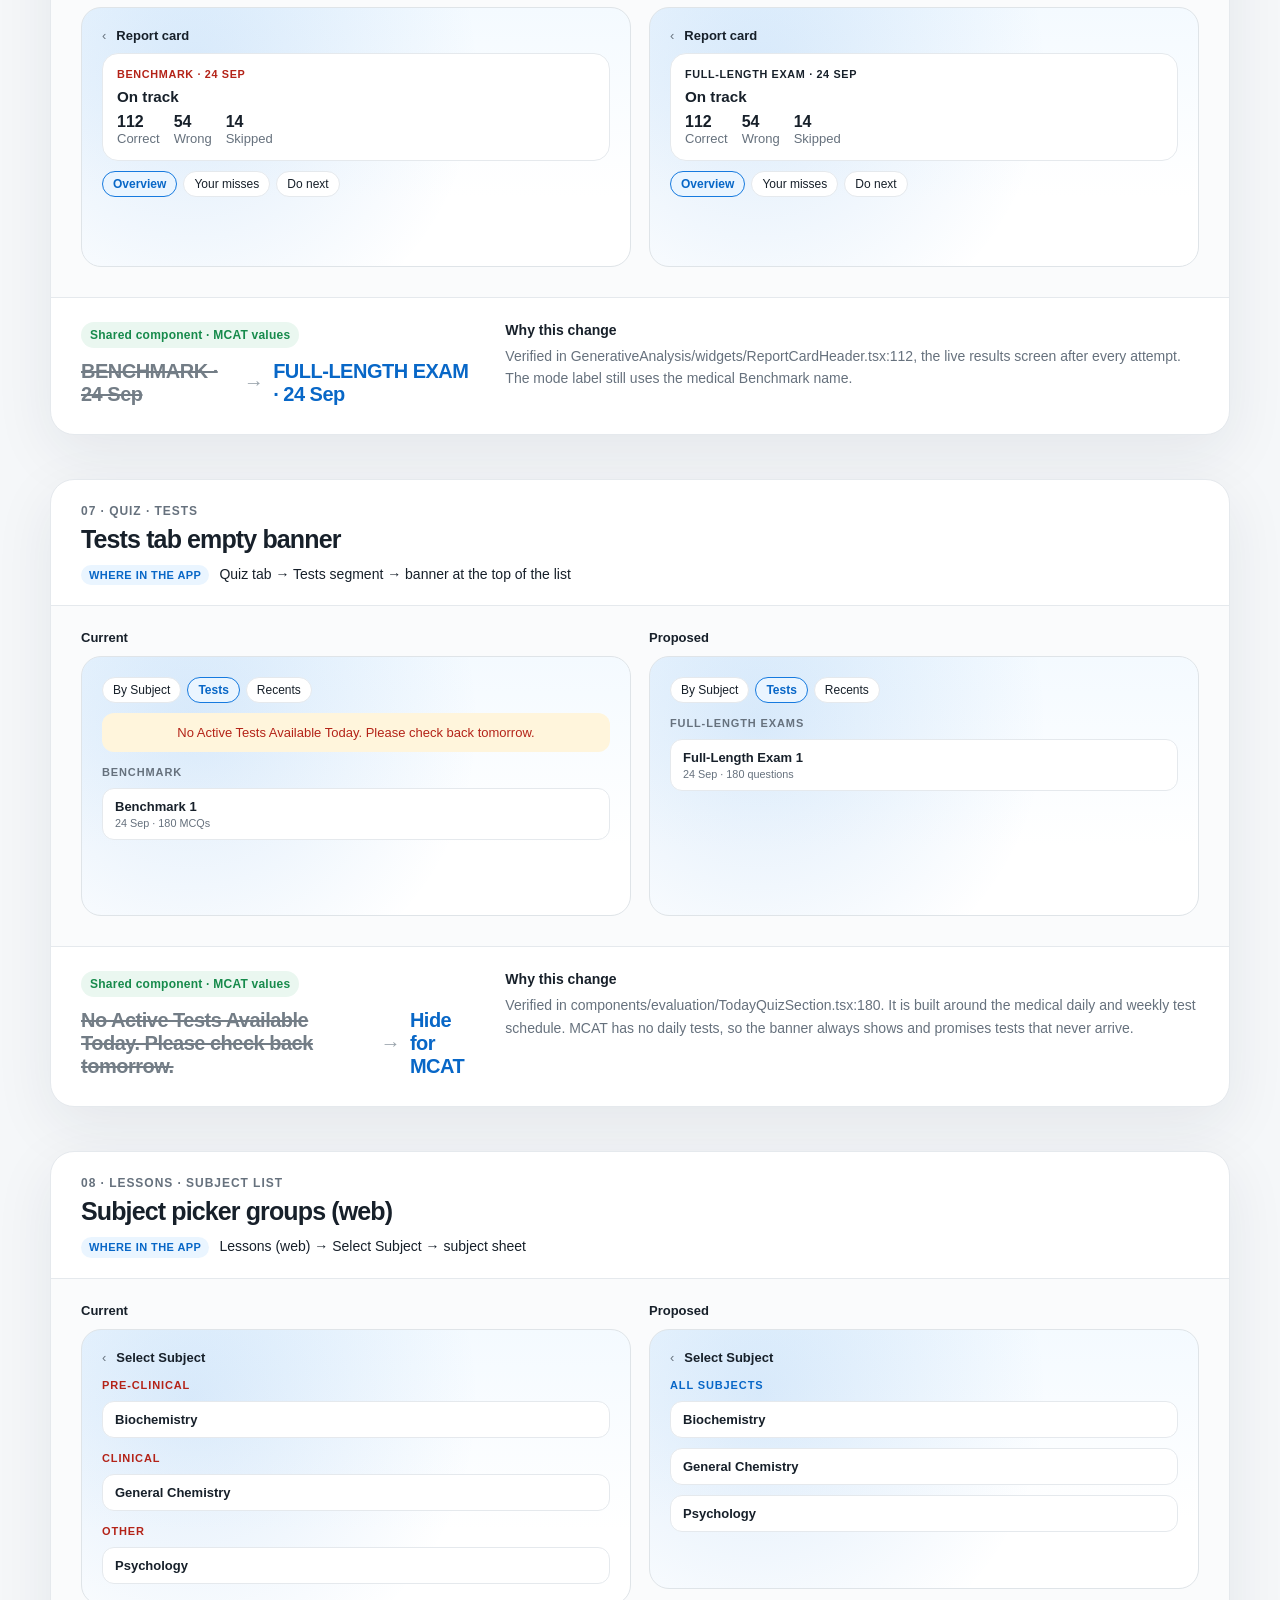
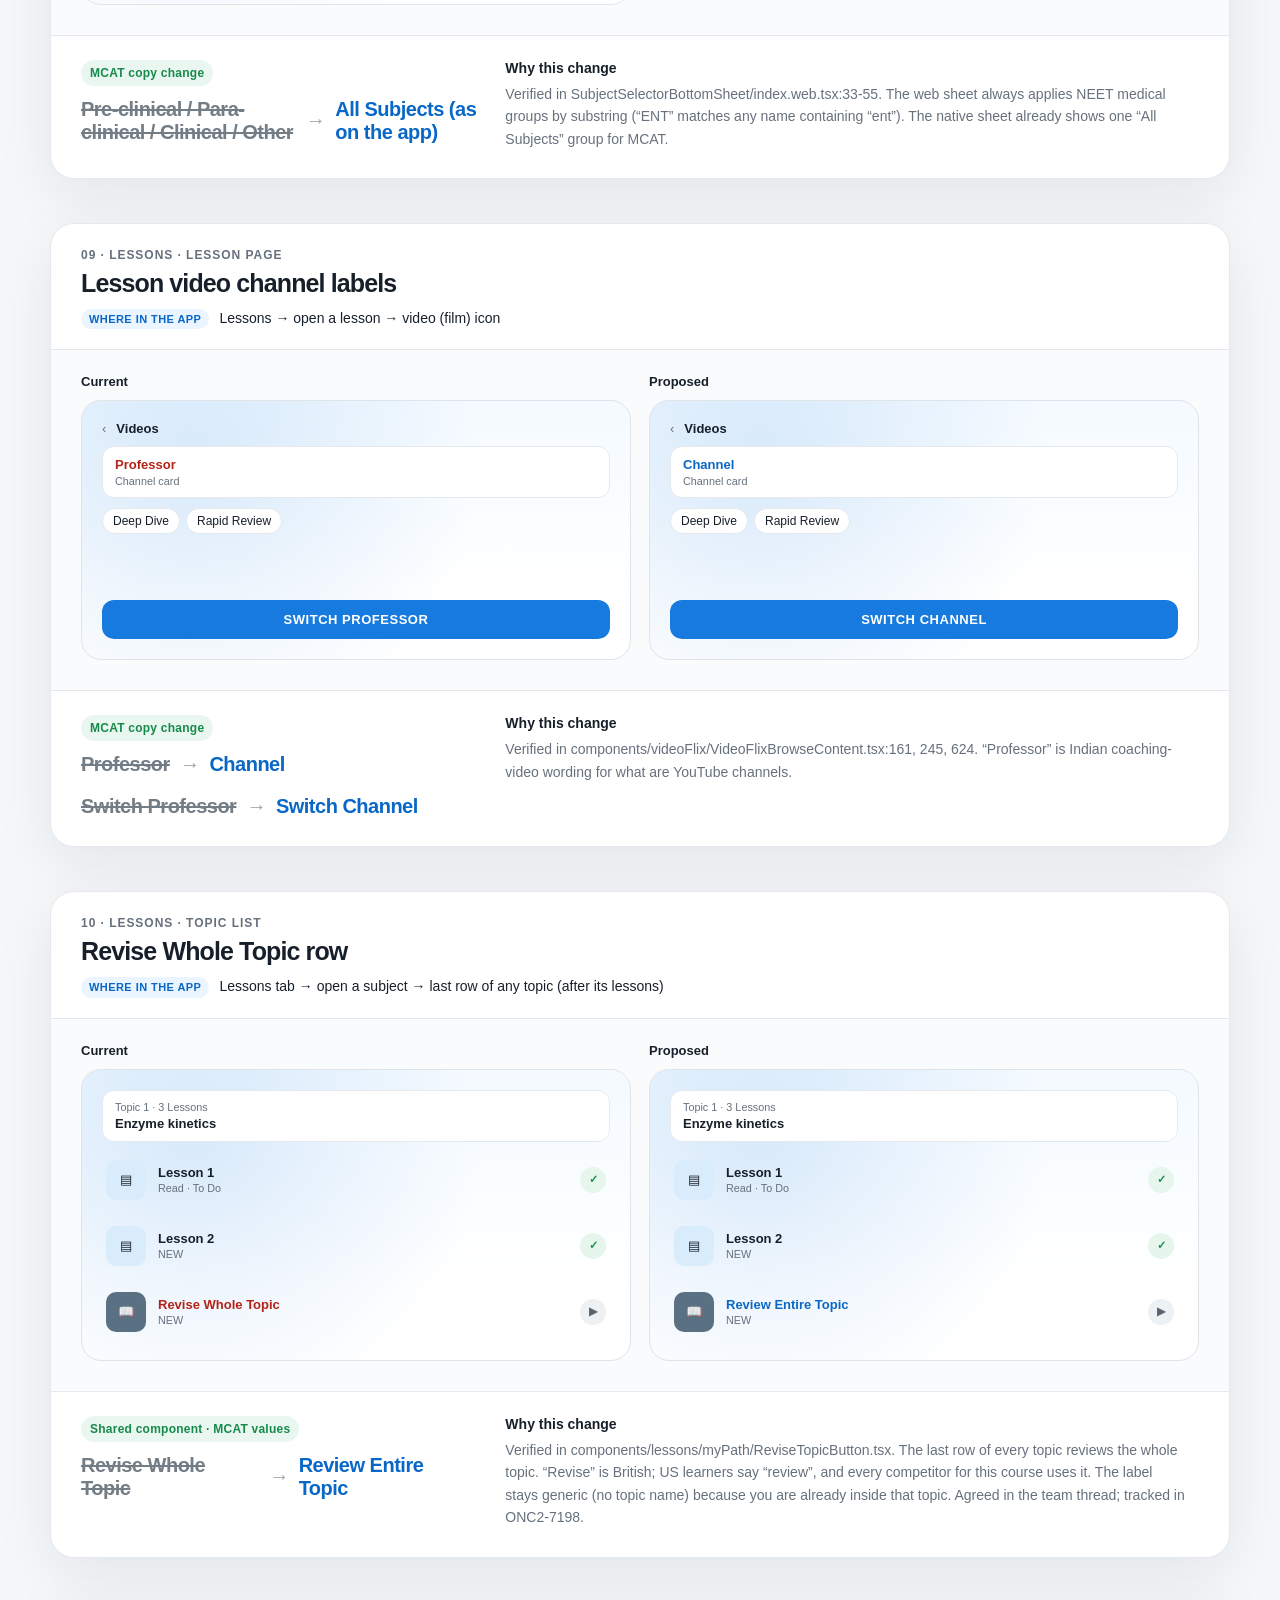
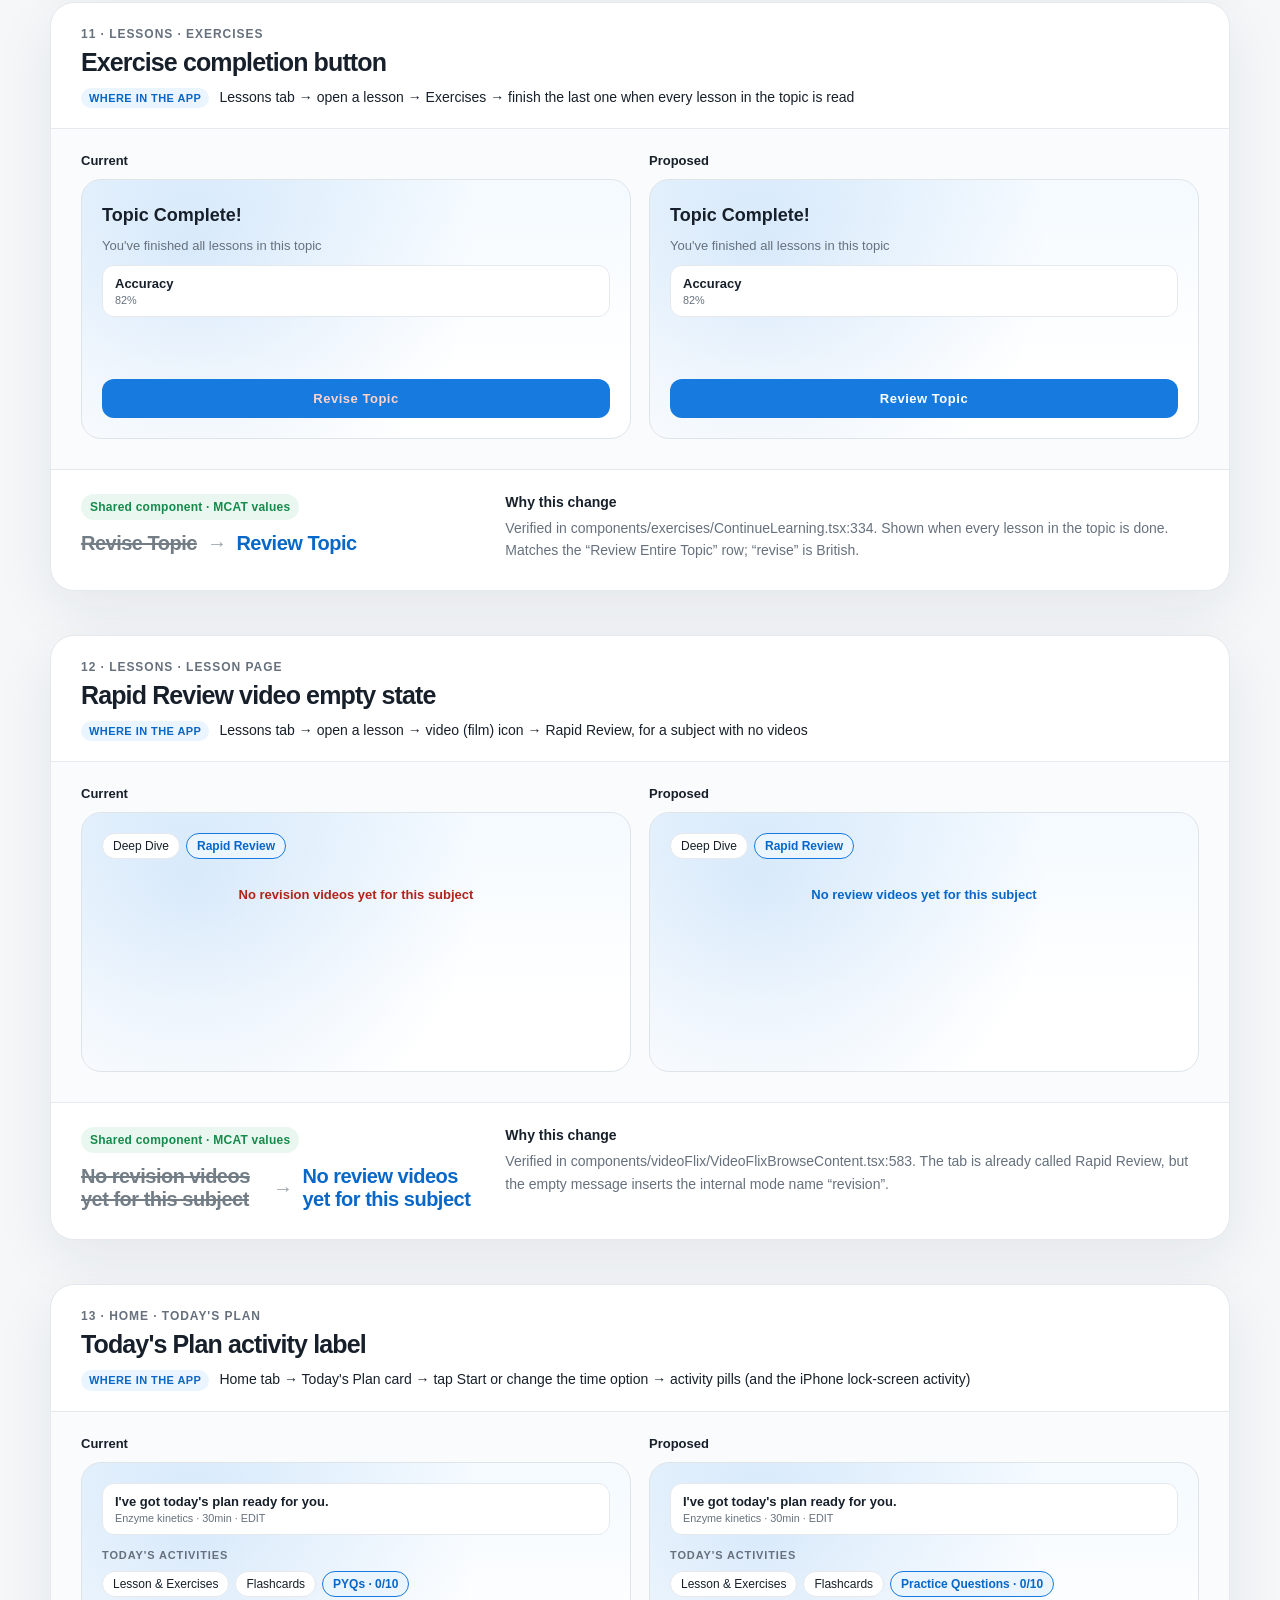
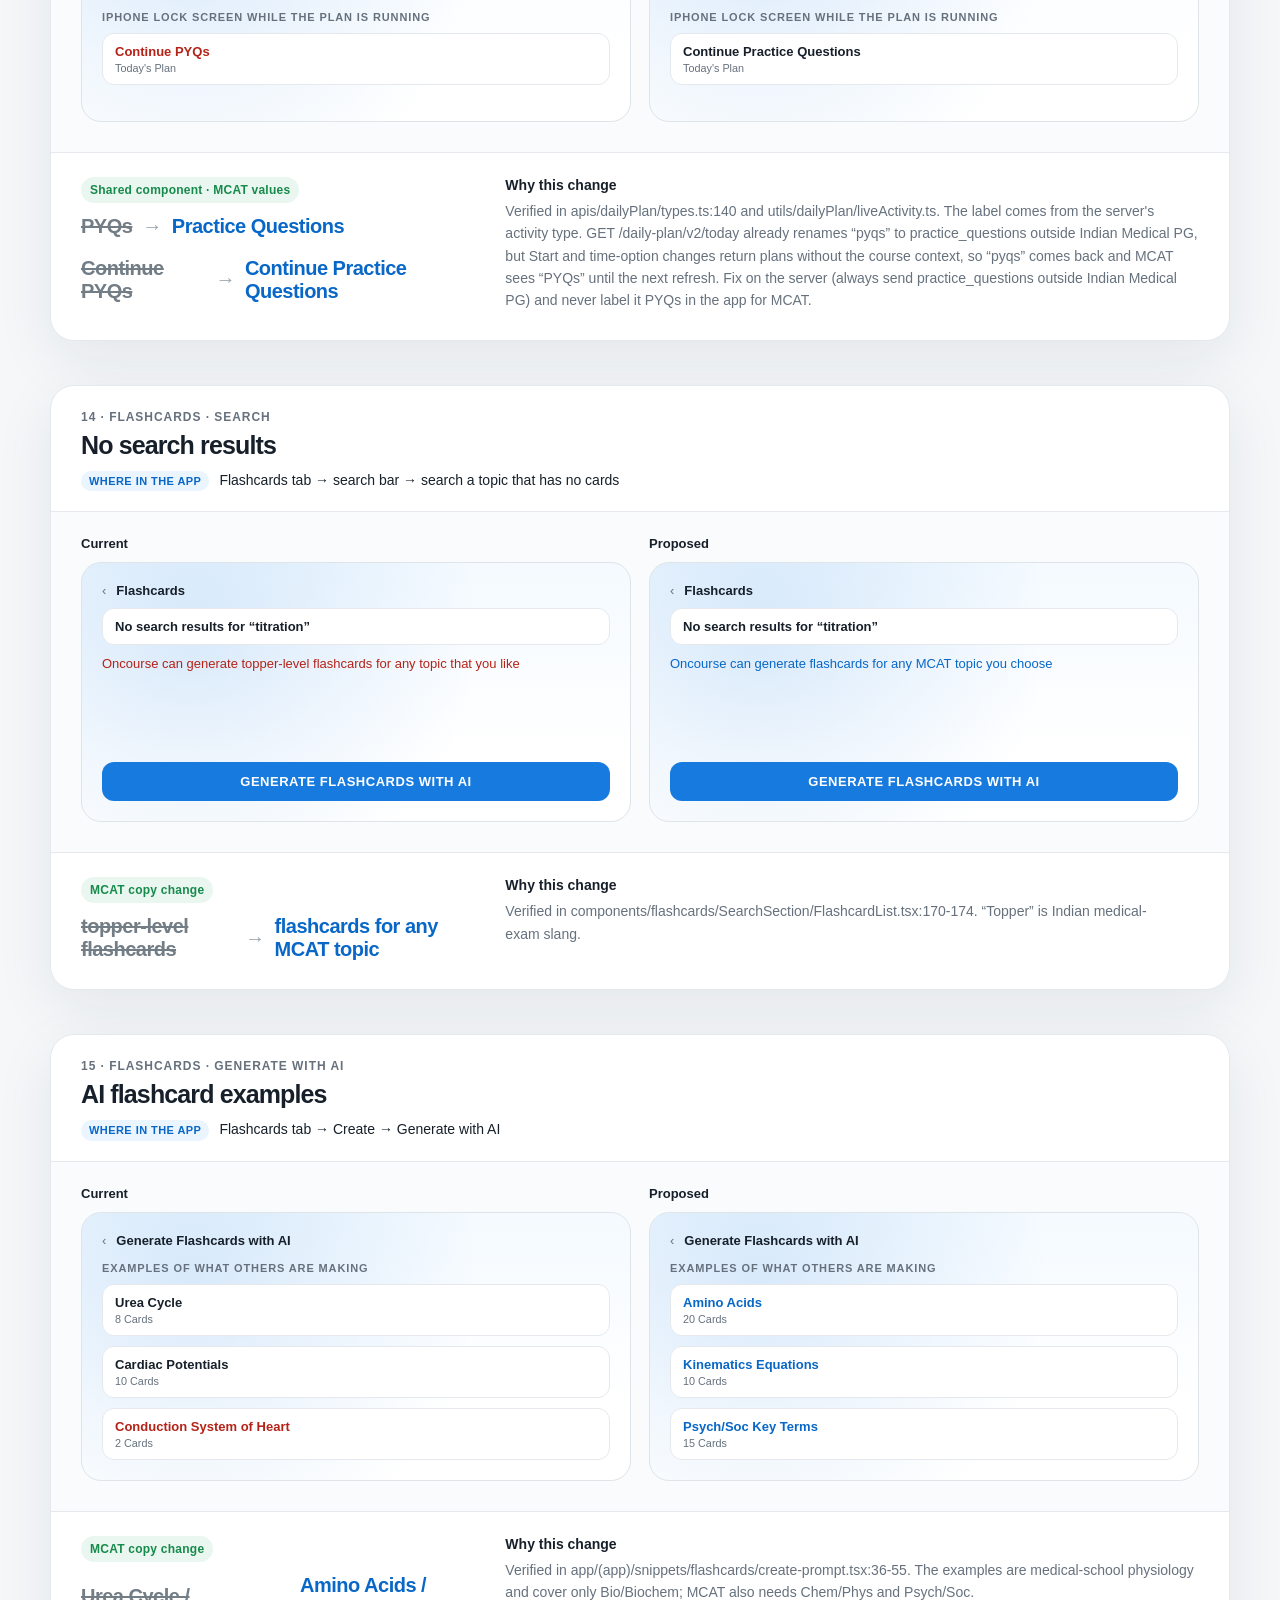
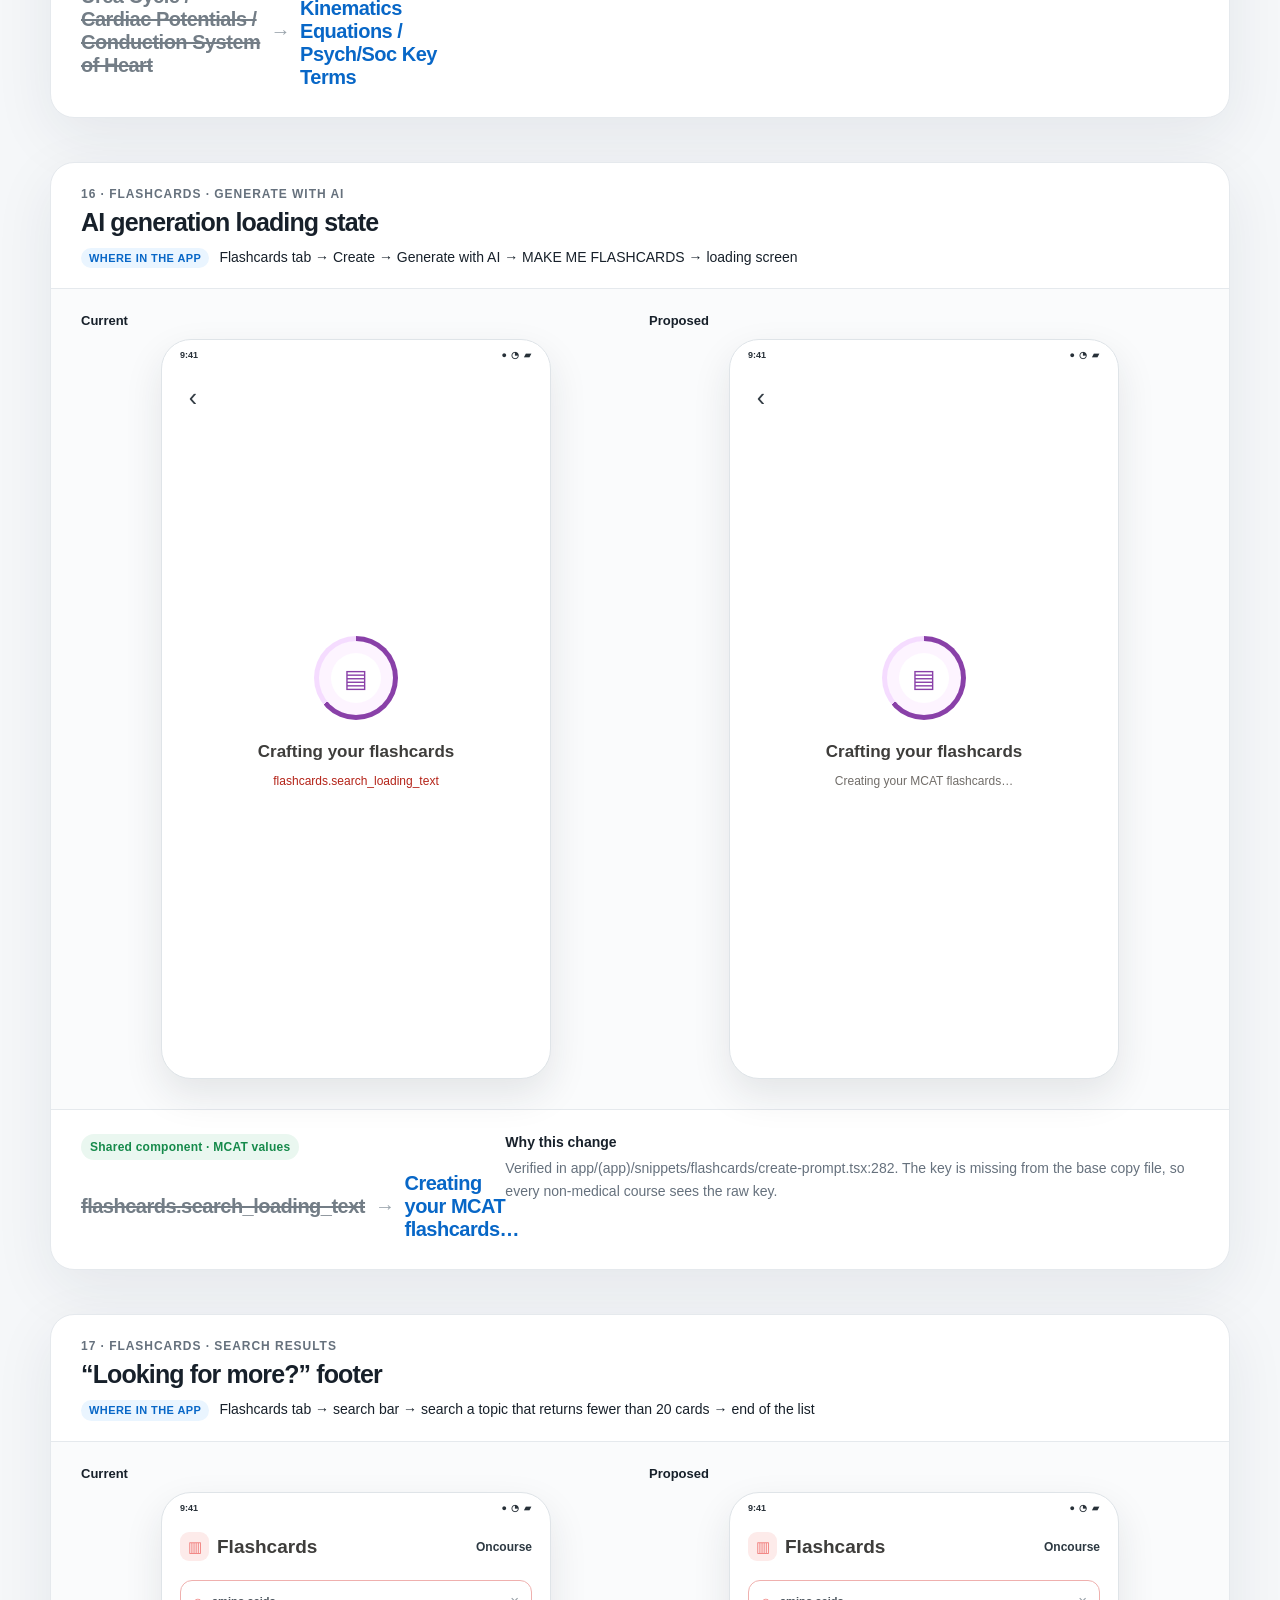
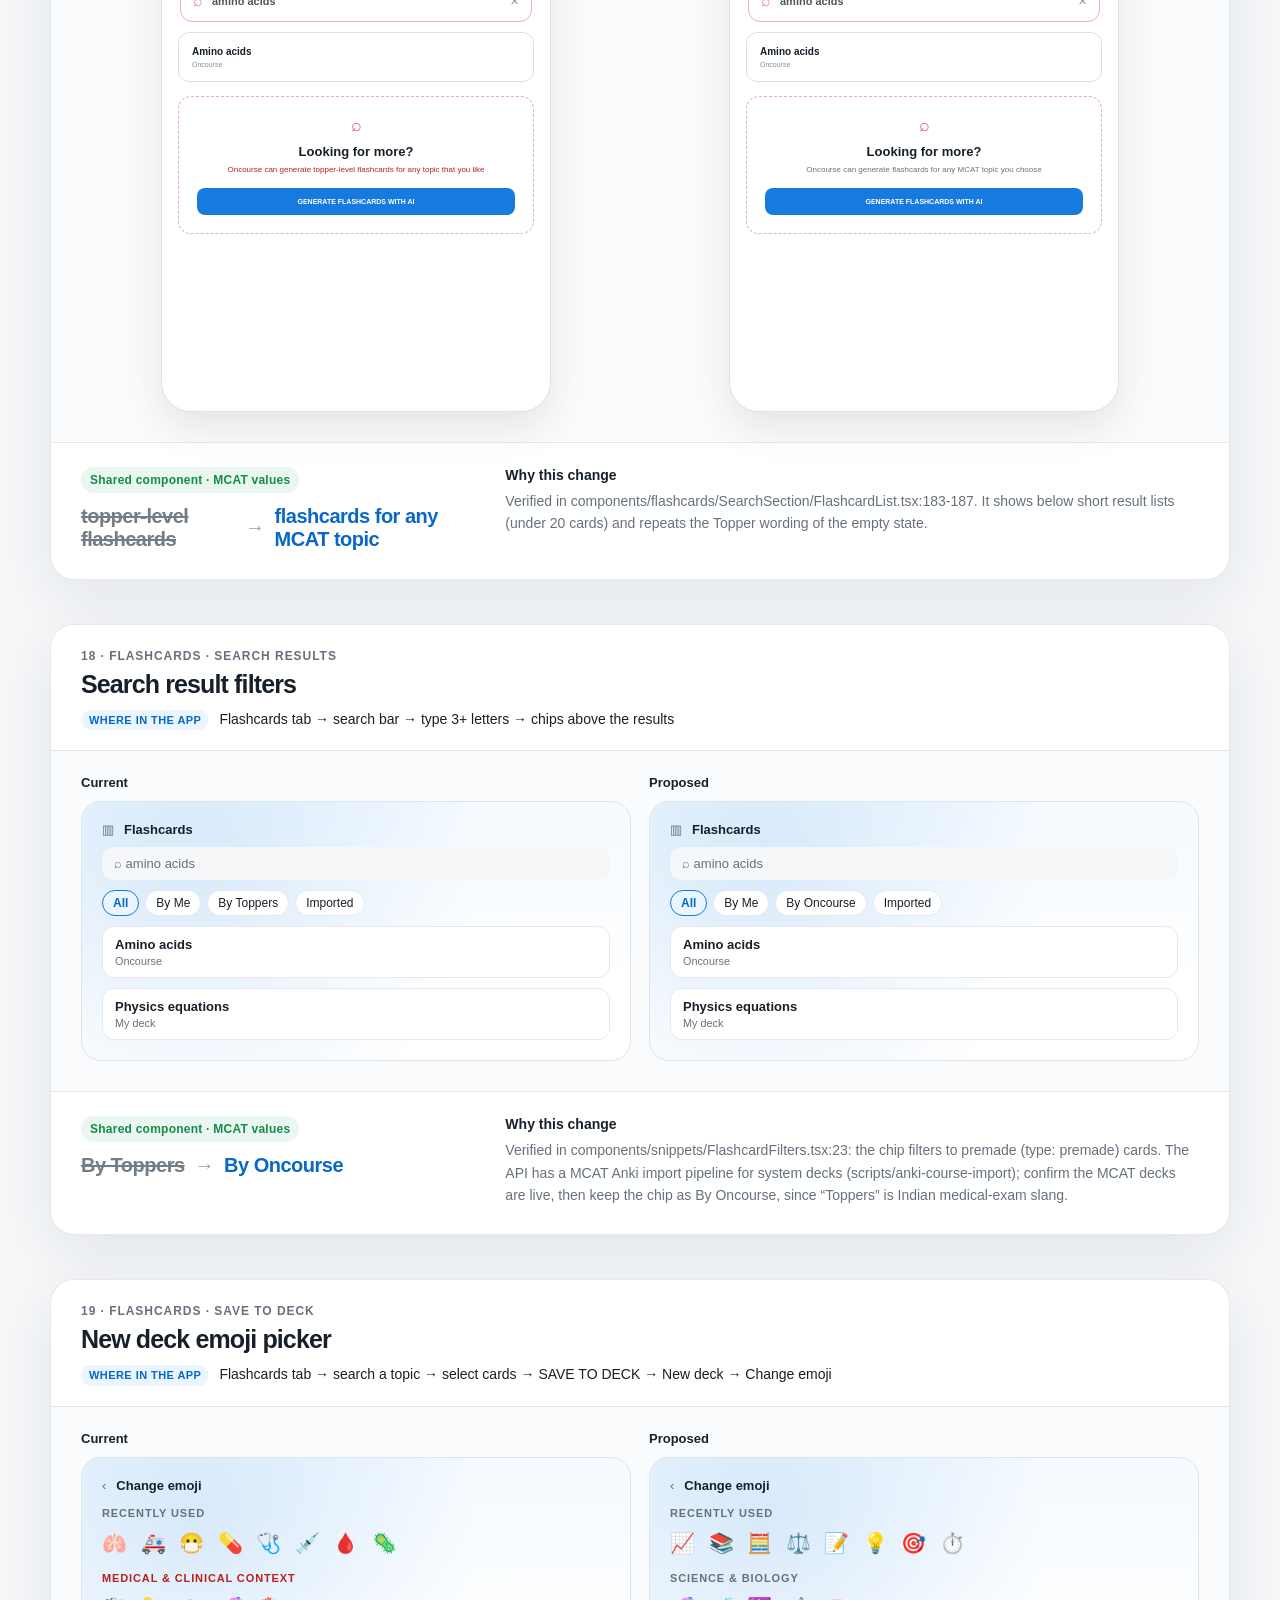
<file: mcat.html>
<!doctype html>
<html lang="en">
  <head>
    <meta charset="UTF-8" />
    <meta name="viewport" content="width=device-width, initial-scale=1.0" />
    <meta
      name="description"
      content="A visual review of MCAT-specific terminology changes in Oncourse."
    />
    <title>Oncourse · MCAT language review</title>
    <link rel="stylesheet" href="./styles.css?v=37" />
  </head>
  <body>
    <header class="site-header">
      <a class="brand" href="#top" aria-label="Oncourse language review home">
        <span class="brand-mark" aria-hidden="true">O</span>
        <span>Oncourse</span>
      </a>
      <div class="header-actions">
        <nav class="course-switcher" aria-label="Course review">
          <a href="./index.html">CPA</a>
          <a href="./cfa.html">CFA</a>
          <a href="./lsat.html">LSAT</a>
          <a href="./bar.html">BAR</a>
          <a class="active" href="./mcat.html">MCAT</a>
          <a href="./nclex.html">NCLEX</a>
          <a href="./games.html">Games</a>
          <a href="./terms.html">Terms</a>
        </nav>
        <div class="issue-badge">ONC2-7197</div>
      </div>
    </header>

    <main id="top">
      <section class="page-heading mcat-heading" aria-labelledby="page-title">
        <p class="eyebrow">ONC2-7197 · MCAT</p>
        <h1 id="page-title">Course language review</h1>
        <p class="page-intro">
          A screen-by-screen MCAT terminology review grounded in the latest Oncourse dev code and competitor public websites and help centers.
        </p>
      </section>

      <section class="terminology-section" aria-labelledby="mcat-terminology-title">
        <header class="section-heading">
          <div>
            <p class="card-kicker">Competitor reference</p>
            <h2 id="mcat-terminology-title">Terms used across MCAT products</h2>
          </div>
          <div class="audit-meta" id="mcat-terminology-meta"></div>
        </header>
        <div id="mcat-terminology-table"></div>
      </section>

      <section class="terminology-section structure-section" aria-labelledby="mcat-labels-title">
        <header class="section-heading">
          <div>
            <p class="card-kicker">PYQ, Topper and other exam jargon</p>
            <h2 id="mcat-labels-title">Labels to remove or rename</h2>
          </div>
        </header>
        <div id="mcat-labels"></div>
      </section>

      <section class="proposal-heading" aria-labelledby="mcat-proposal-title">
        <p class="card-kicker">Oncourse MCAT</p>
        <h2 id="mcat-proposal-title">Screen-by-screen recommendations</h2>
        <p>Only confirmed, reachable screens from the latest dev branch are shown. Screens with no MCAT copy change are omitted. Onboarding and Games are out of scope. Shared-component badges identify reusable UI whose displayed value must come from the active course.</p>
      </section>

      <div id="mcat-review-list" class="review-list"></div>
    </main>

    <script src="./shared.js?v=23"></script>
    <script src="./mcat.js?v=6"></script>
  </body>
</html>
</file>
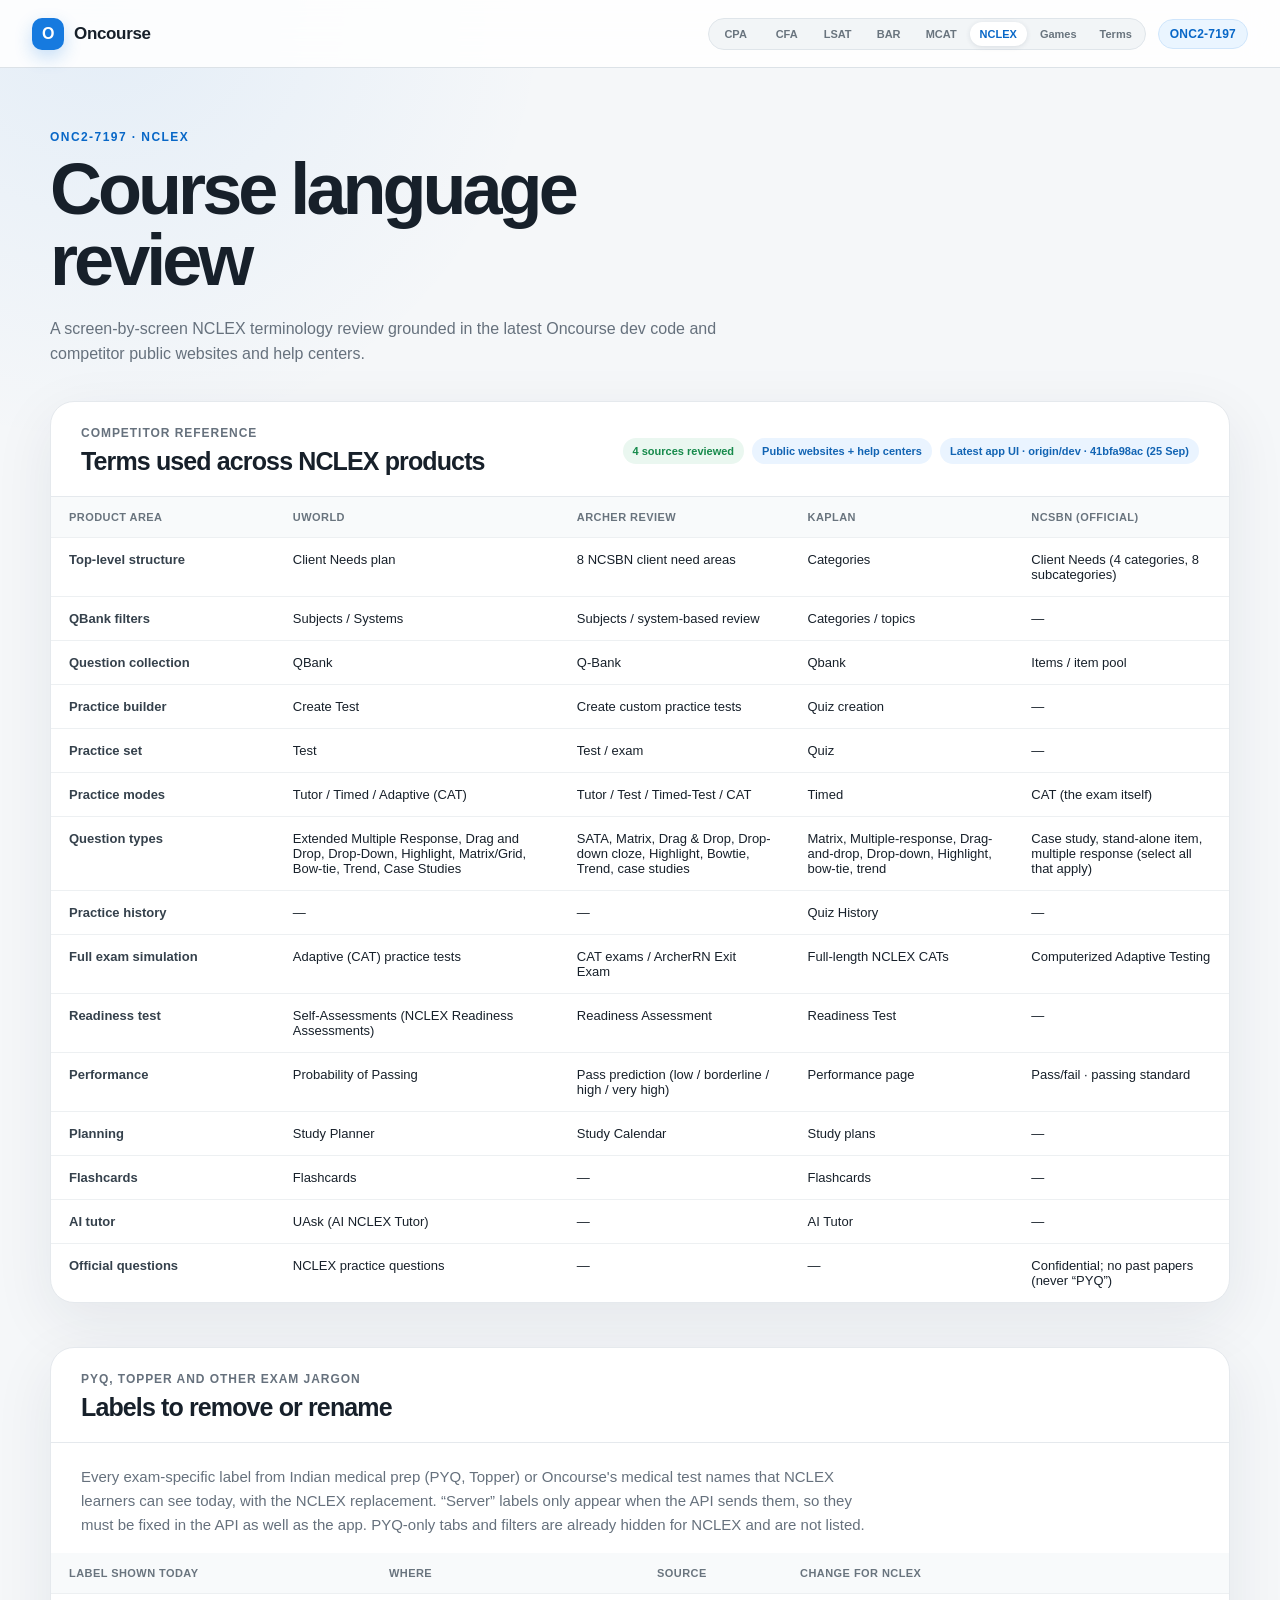
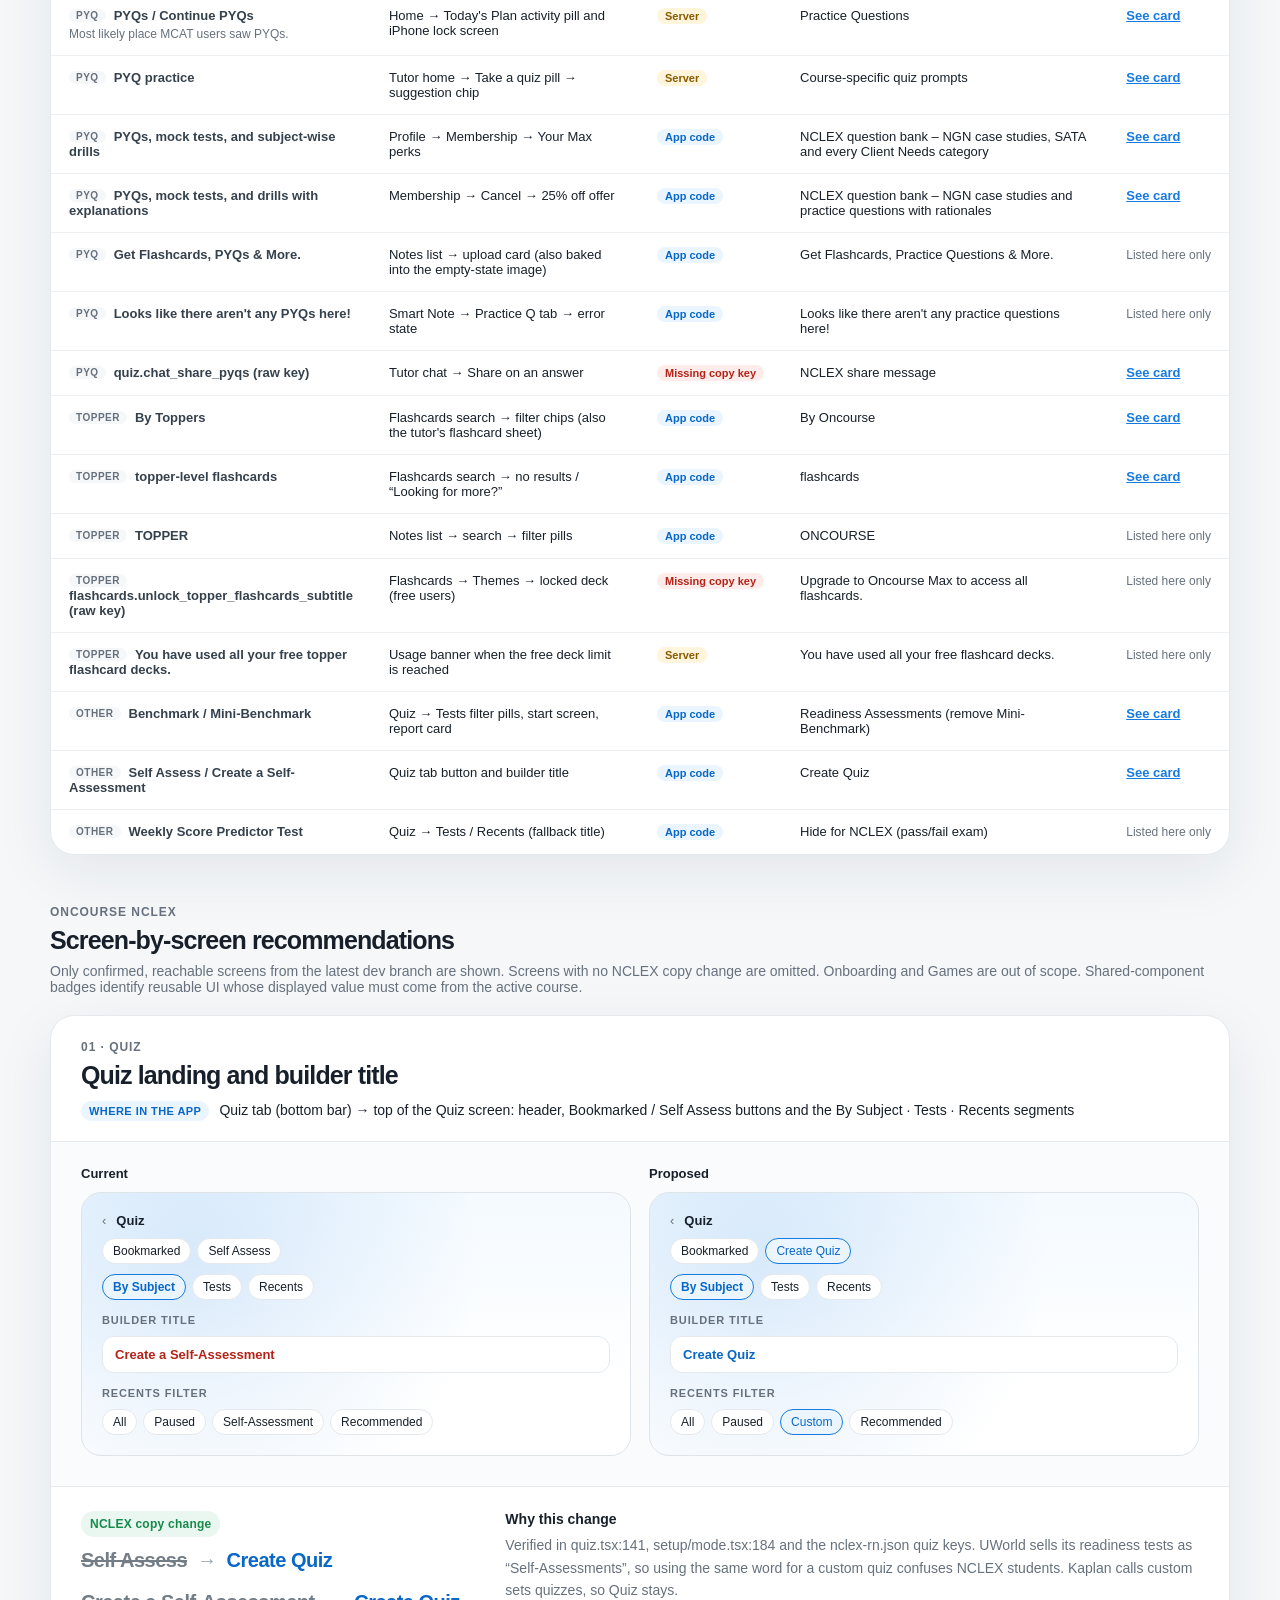
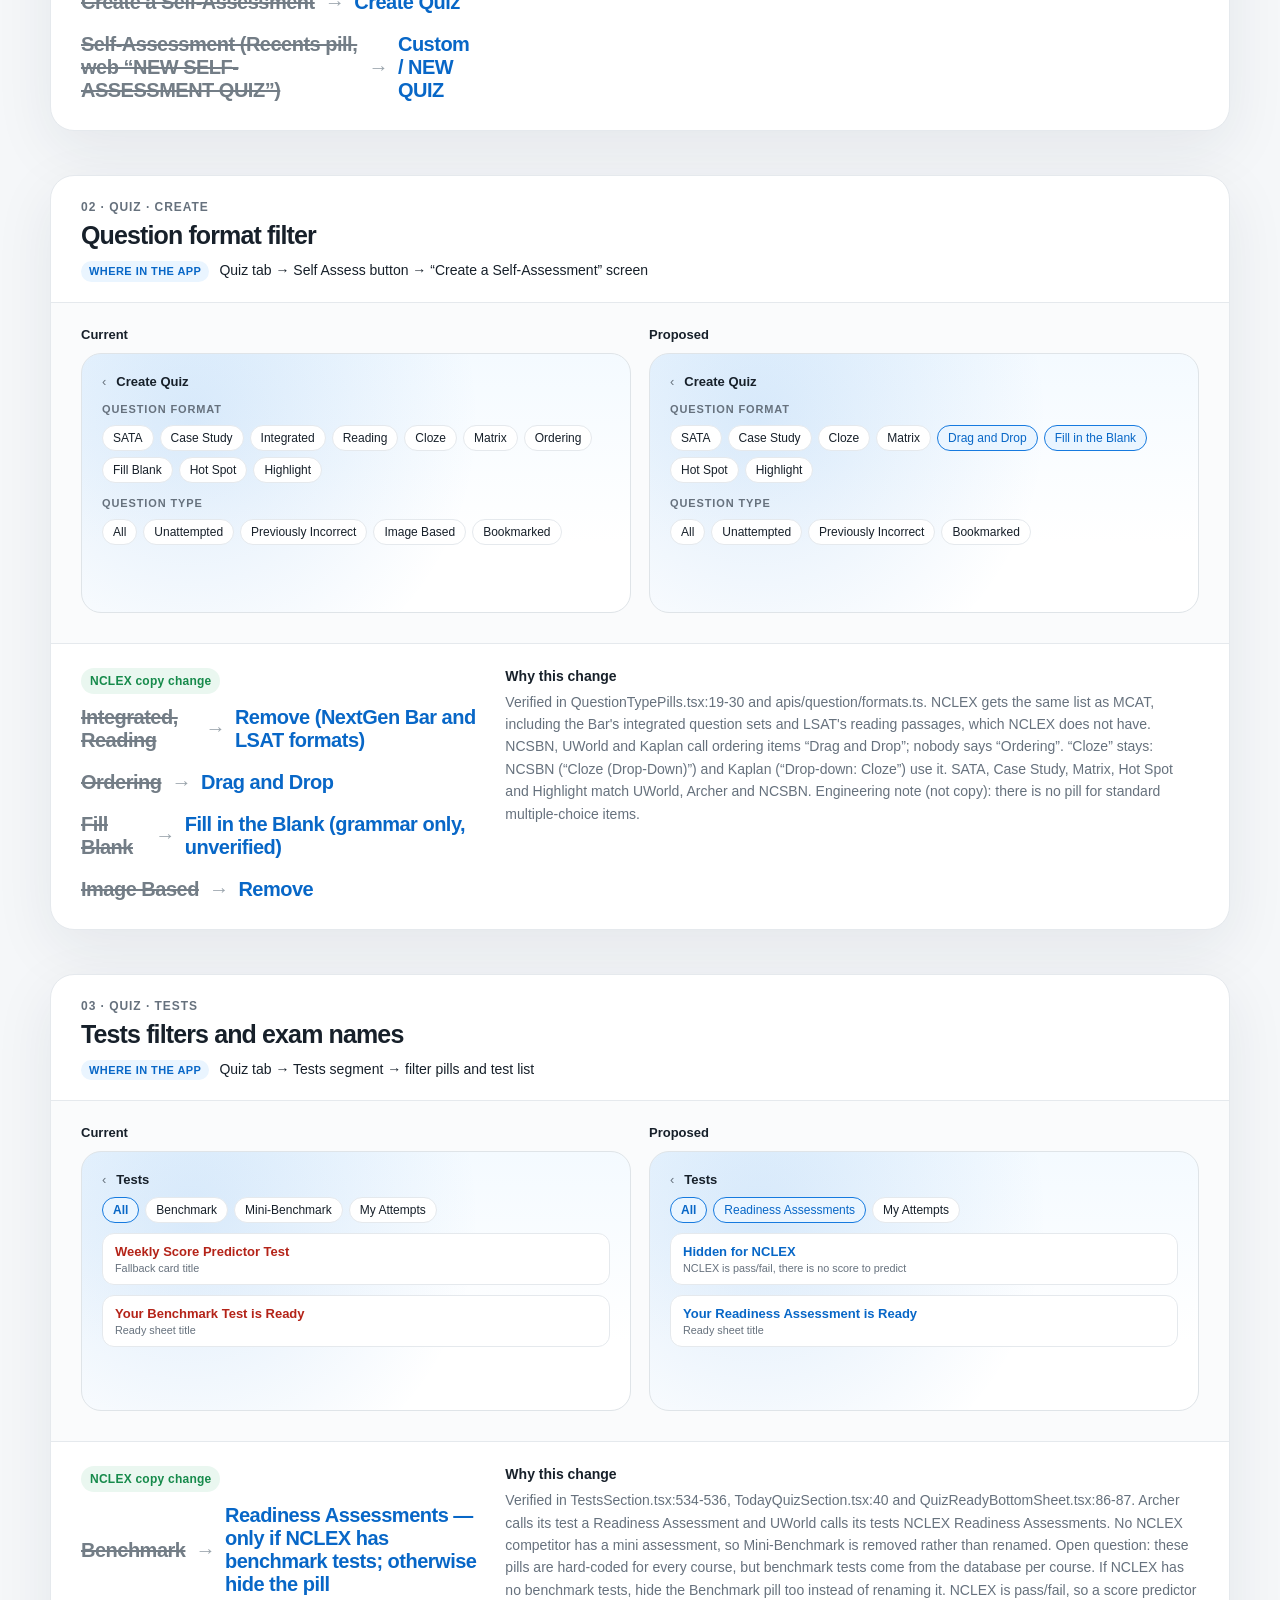
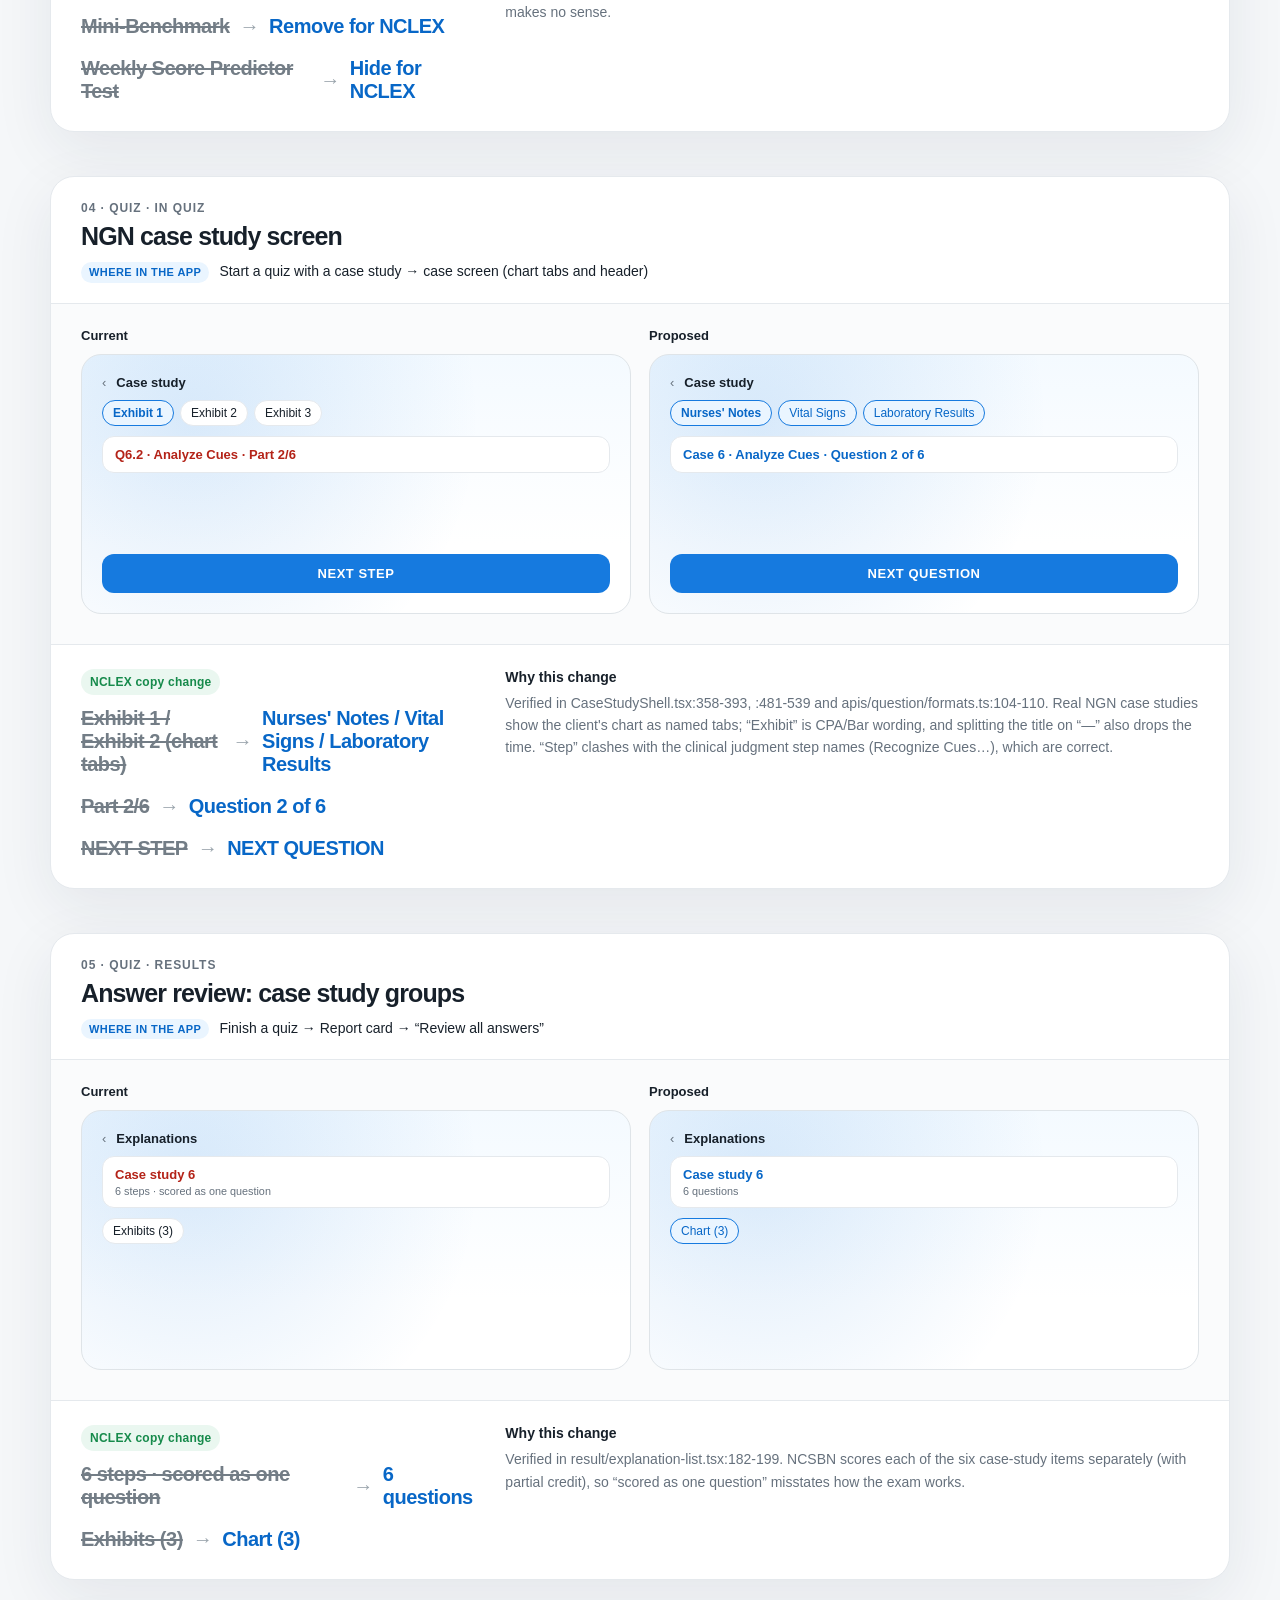
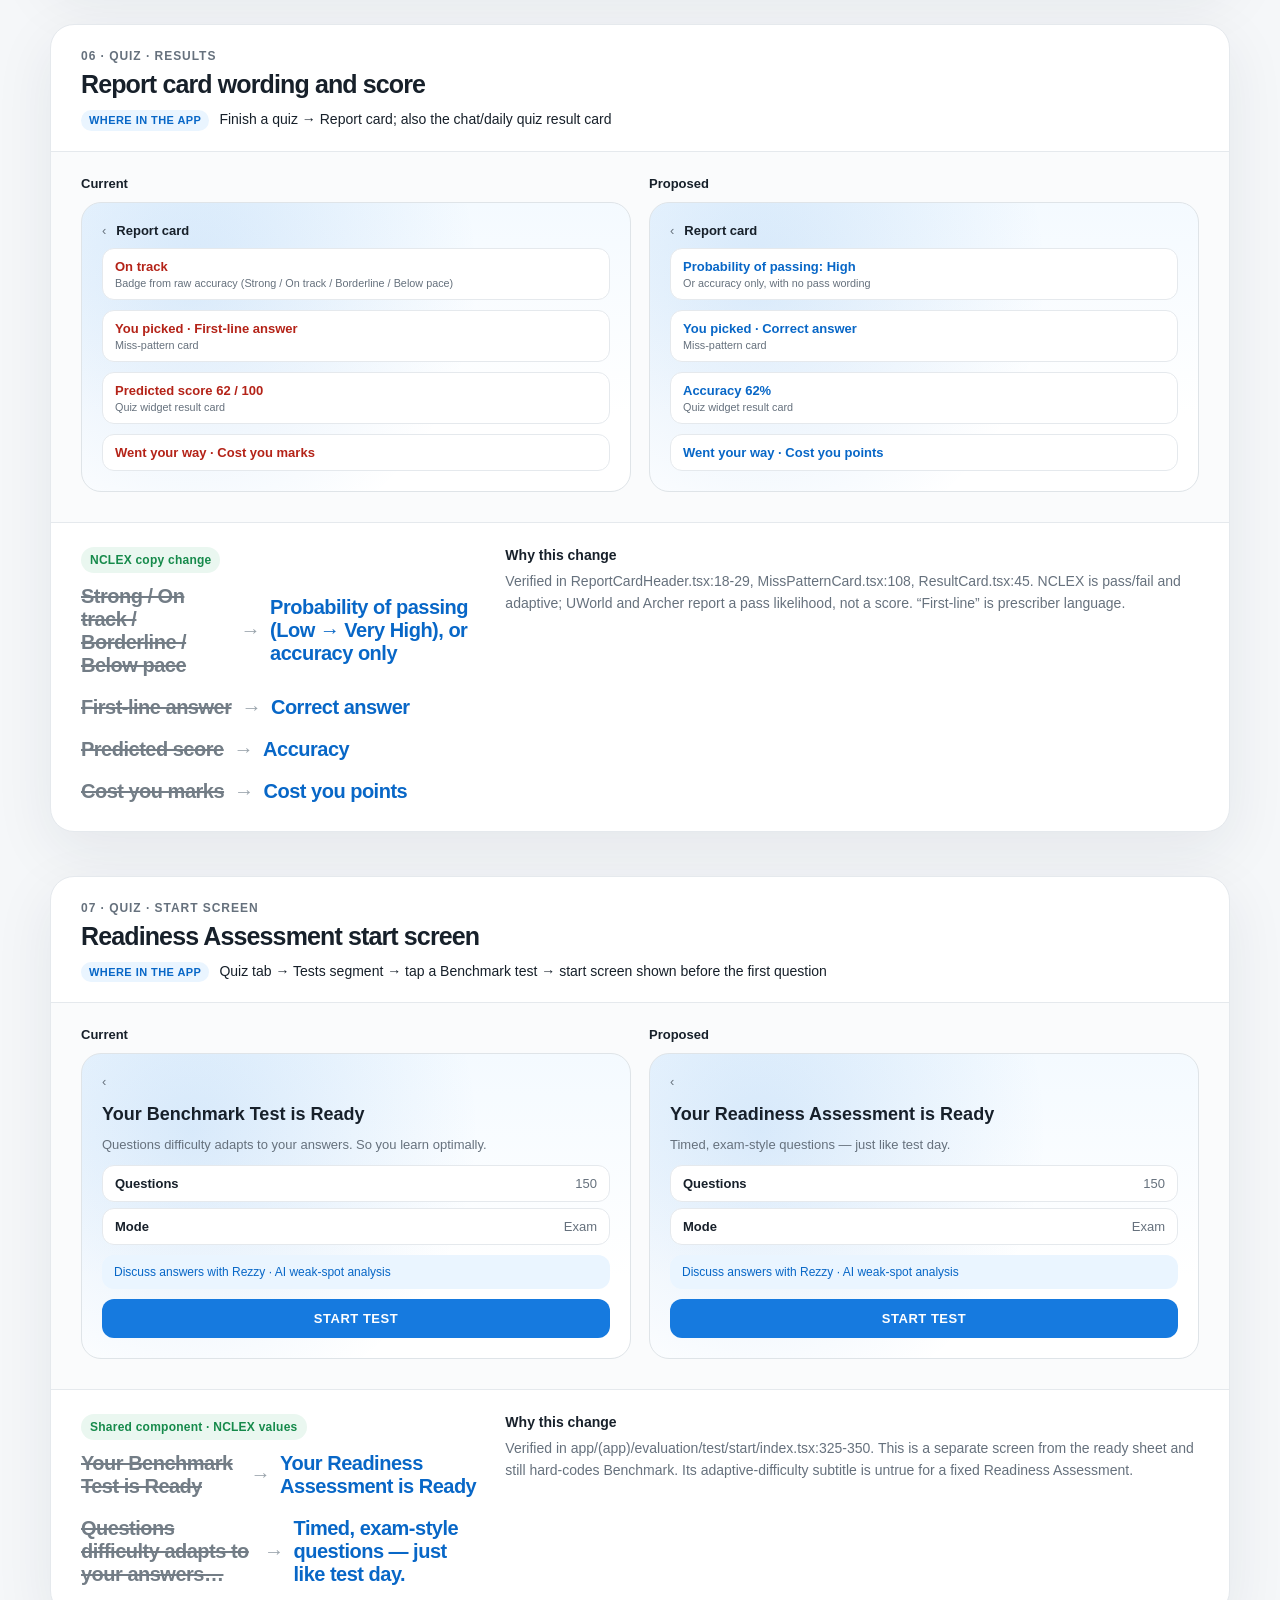
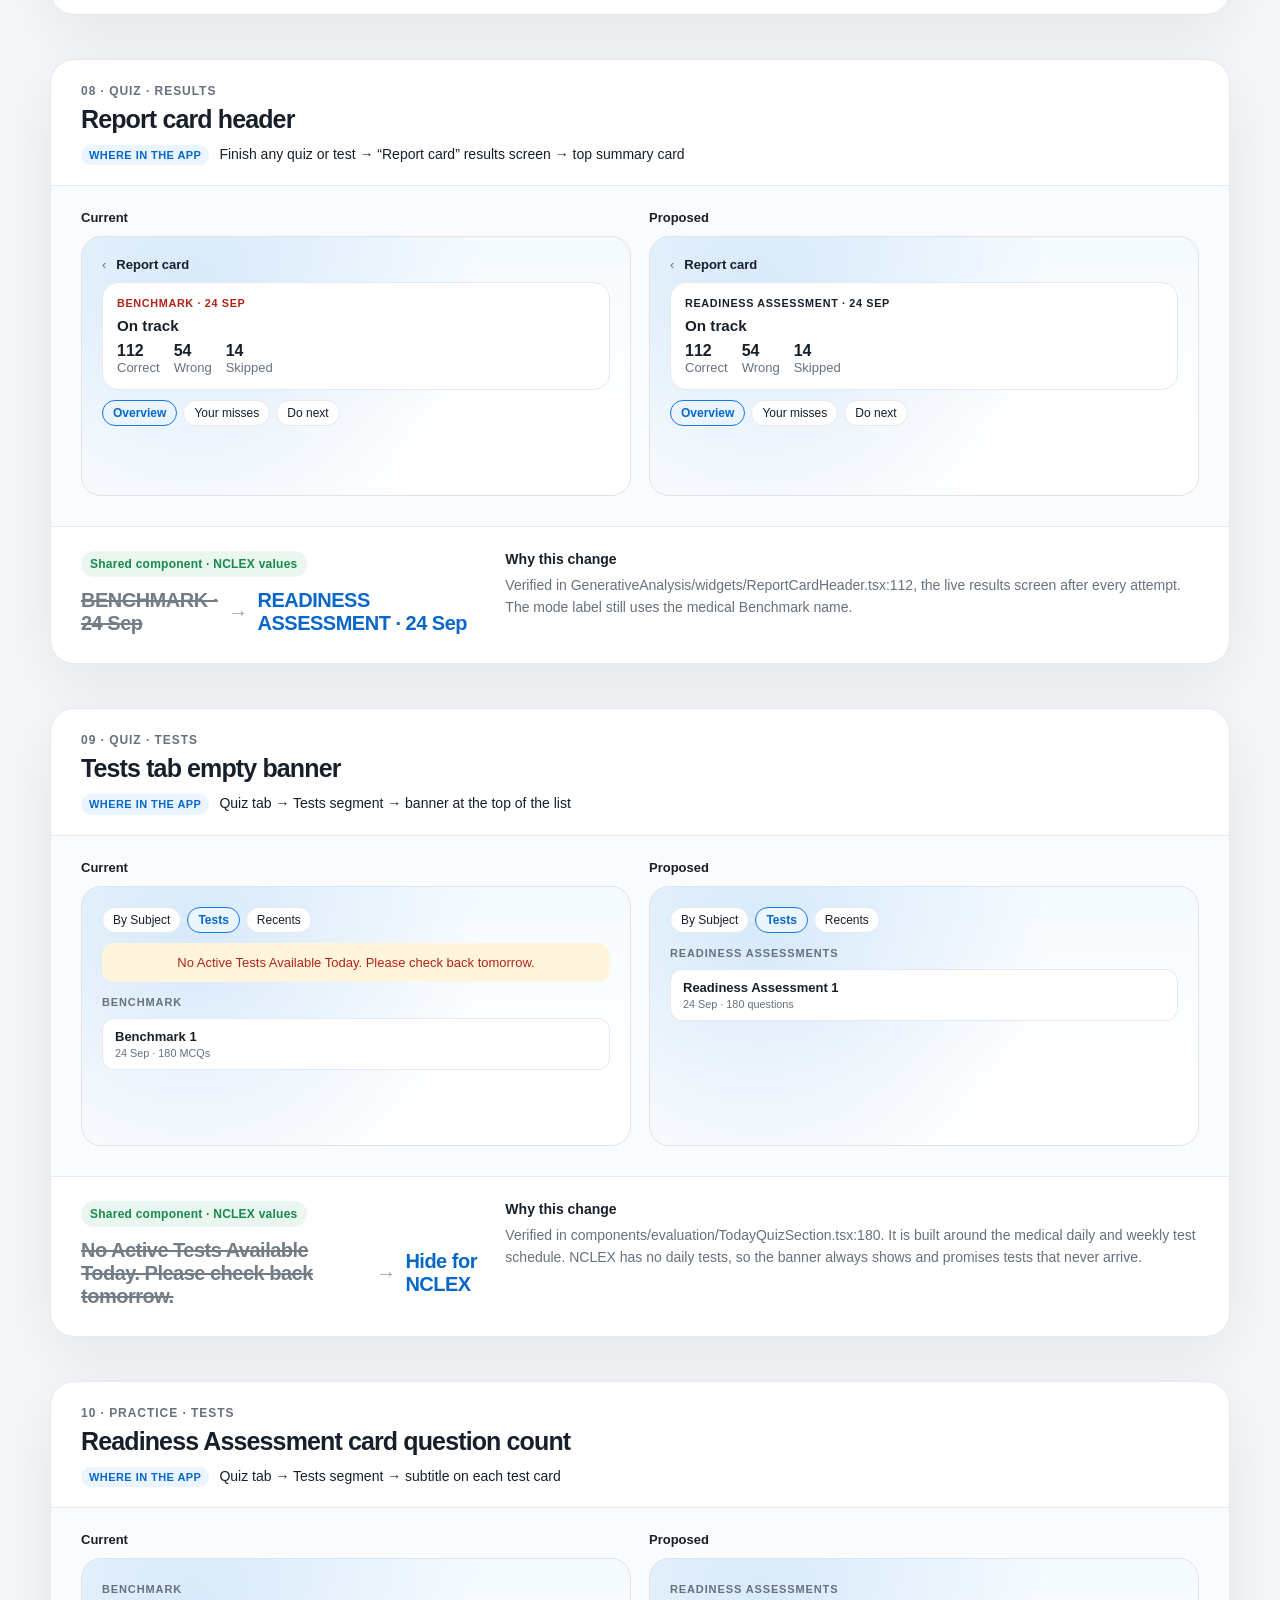
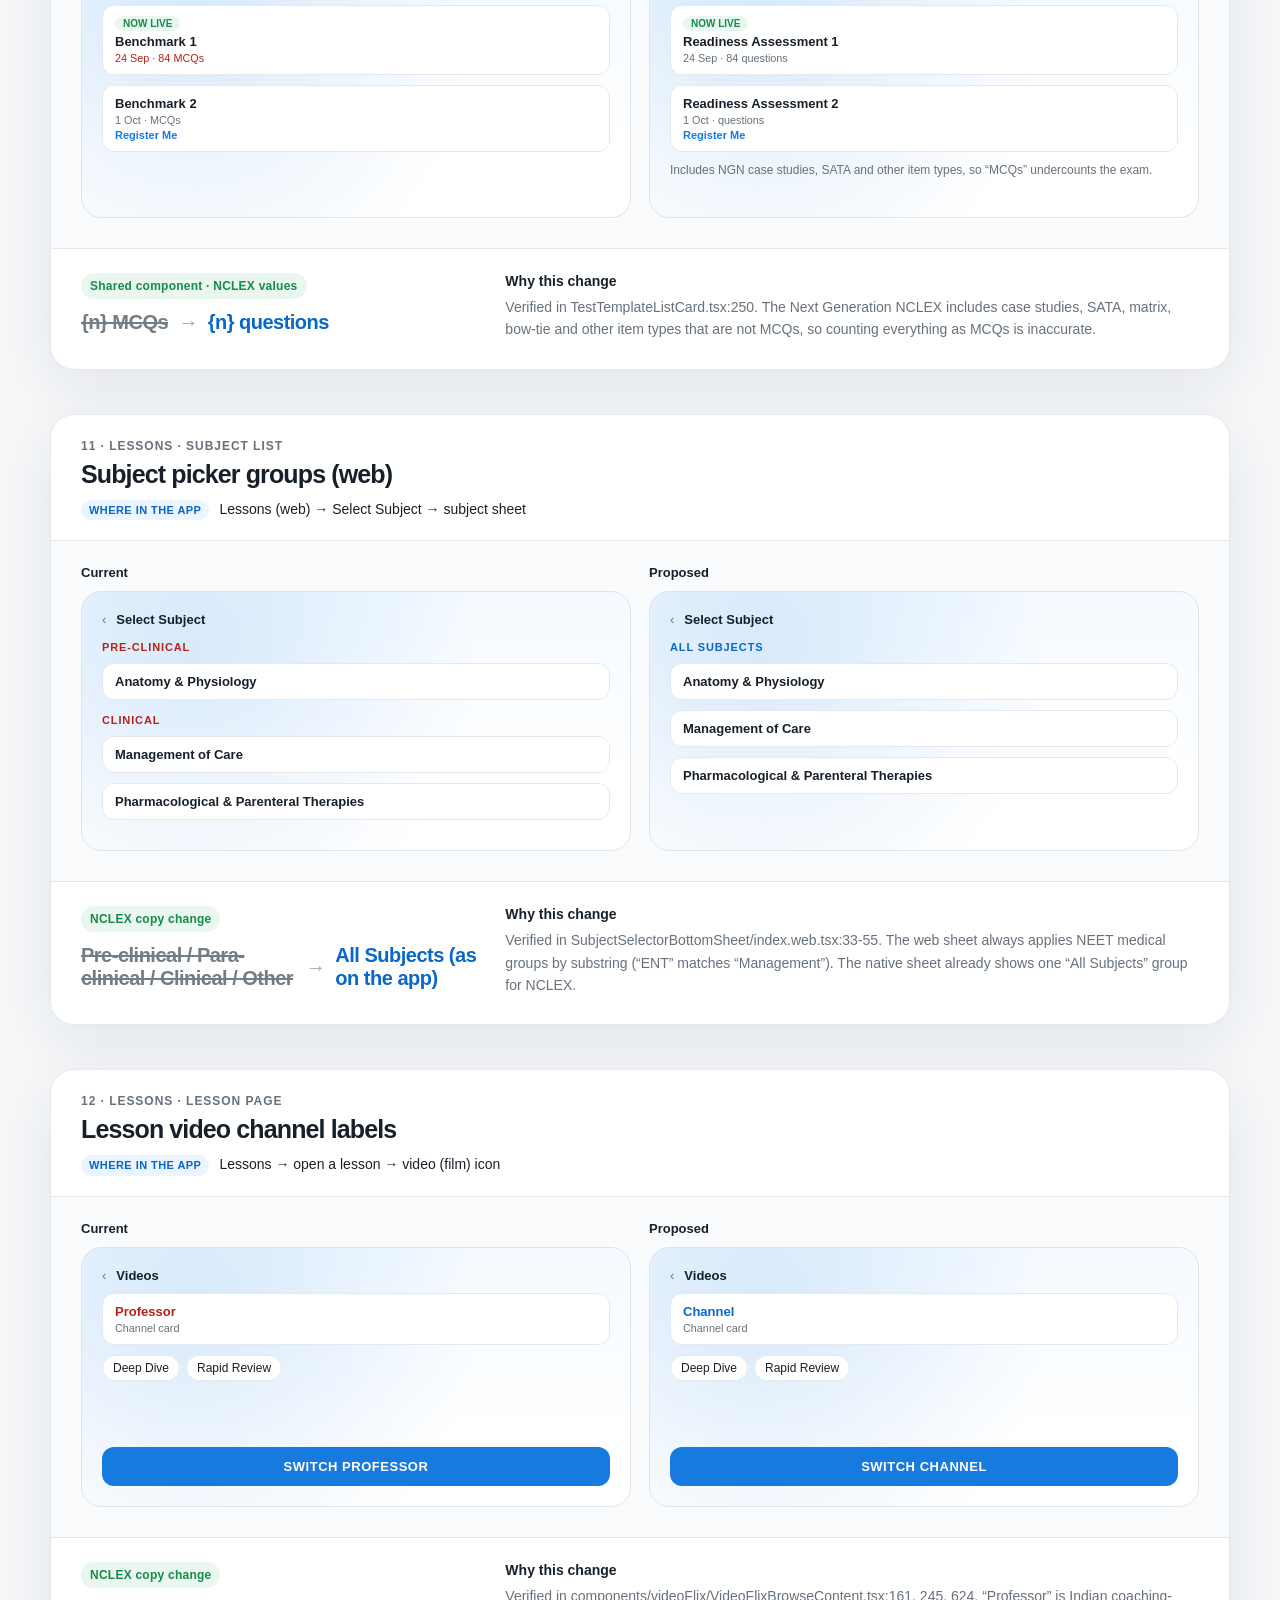
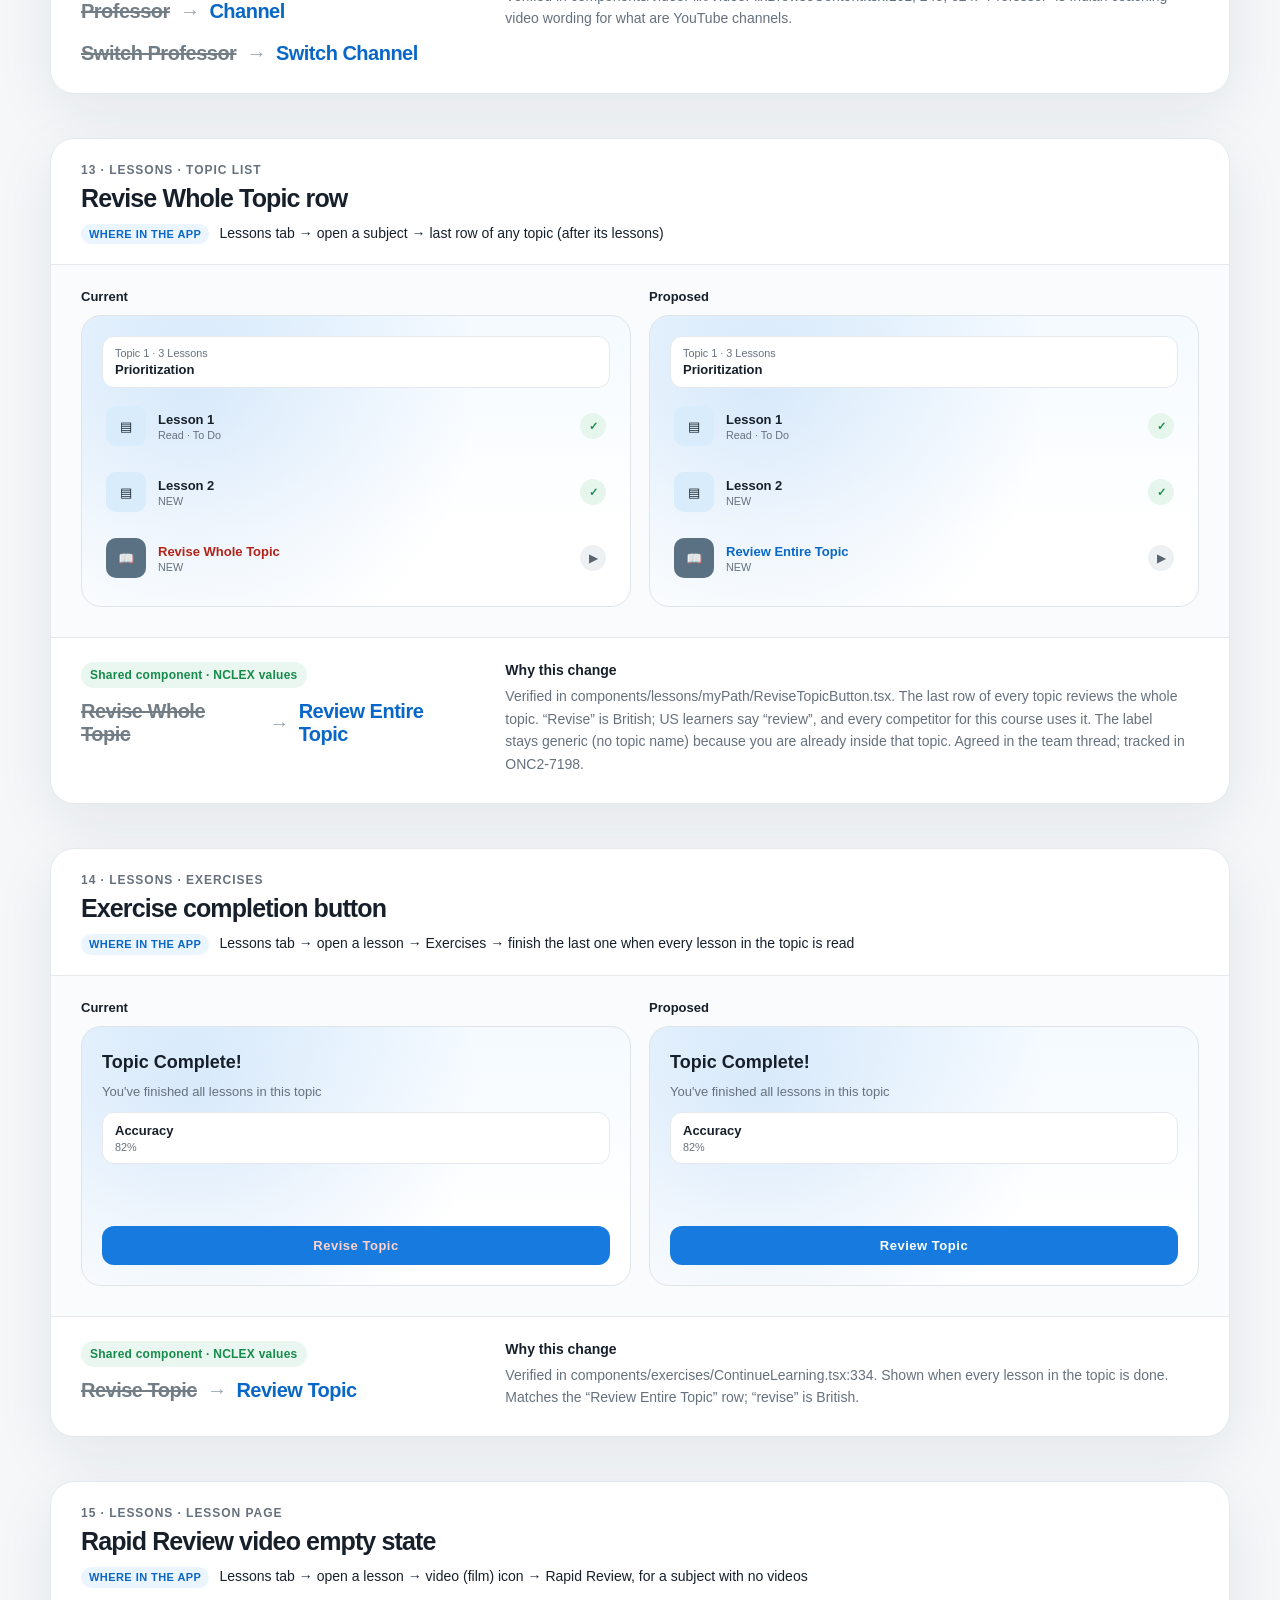
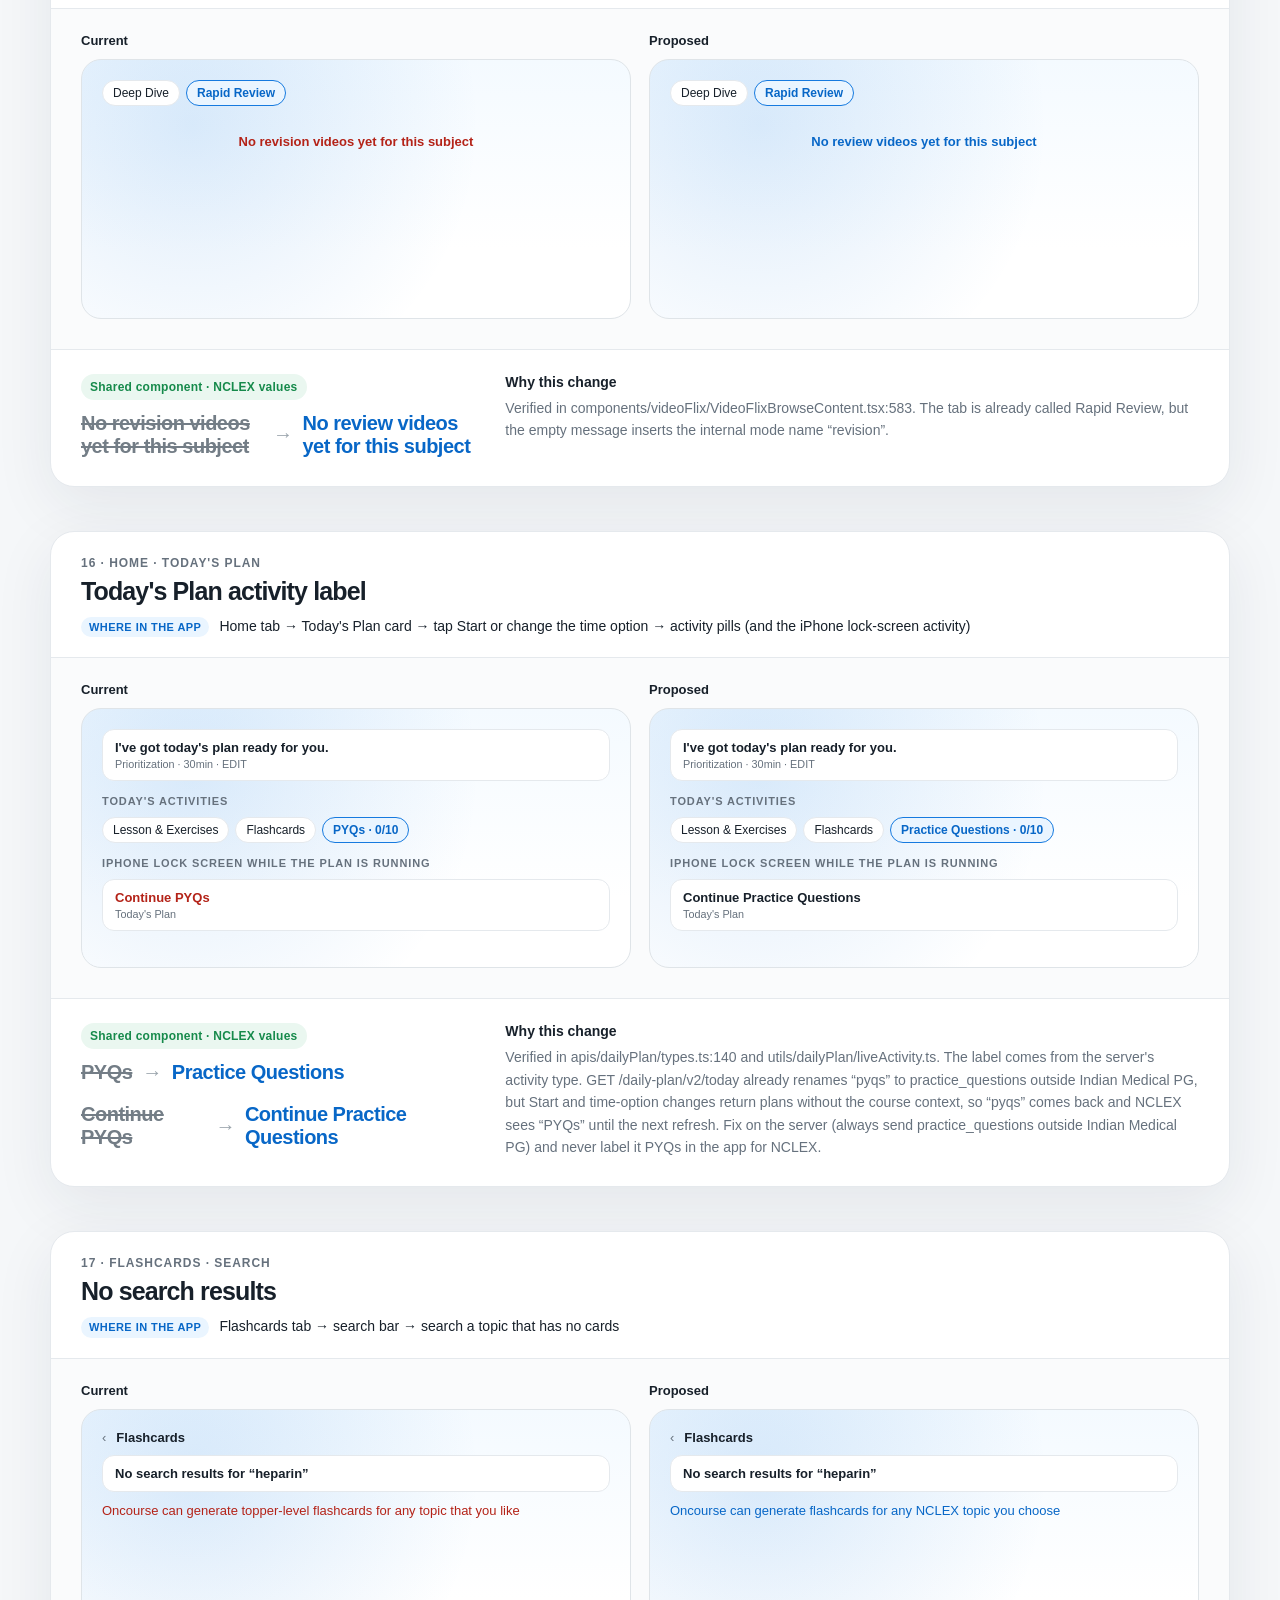
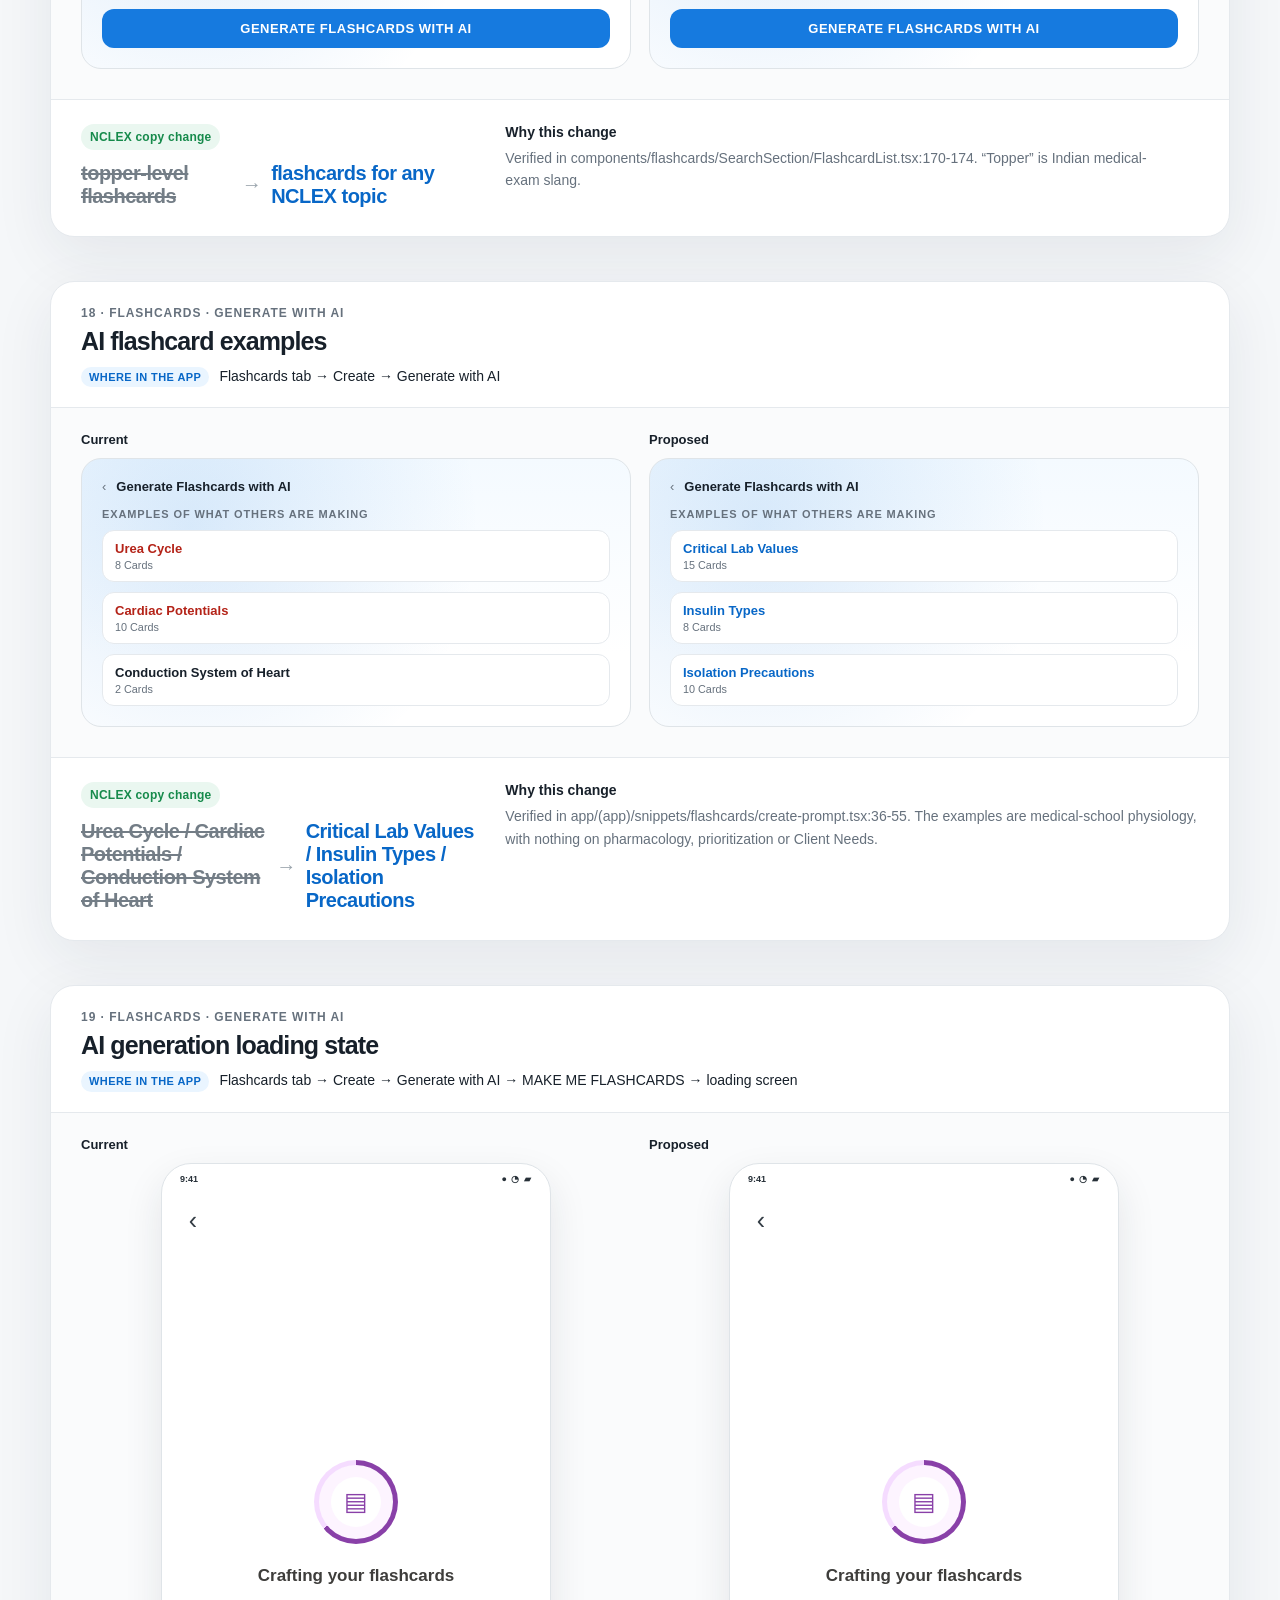
<file: nclex.html>
<!doctype html>
<html lang="en">
  <head>
    <meta charset="UTF-8" />
    <meta name="viewport" content="width=device-width, initial-scale=1.0" />
    <meta
      name="description"
      content="A visual review of NCLEX-specific terminology changes in Oncourse."
    />
    <title>Oncourse · NCLEX language review</title>
    <link rel="stylesheet" href="./styles.css?v=37" />
  </head>
  <body>
    <header class="site-header">
      <a class="brand" href="#top" aria-label="Oncourse language review home">
        <span class="brand-mark" aria-hidden="true">O</span>
        <span>Oncourse</span>
      </a>
      <div class="header-actions">
        <nav class="course-switcher" aria-label="Course review">
          <a href="./index.html">CPA</a>
          <a href="./cfa.html">CFA</a>
          <a href="./lsat.html">LSAT</a>
          <a href="./bar.html">BAR</a>
          <a href="./mcat.html">MCAT</a>
          <a class="active" href="./nclex.html">NCLEX</a>
          <a href="./games.html">Games</a>
          <a href="./terms.html">Terms</a>
        </nav>
        <div class="issue-badge">ONC2-7197</div>
      </div>
    </header>

    <main id="top">
      <section class="page-heading nclex-heading" aria-labelledby="page-title">
        <p class="eyebrow">ONC2-7197 · NCLEX</p>
        <h1 id="page-title">Course language review</h1>
        <p class="page-intro">
          A screen-by-screen NCLEX terminology review grounded in the latest Oncourse dev code and competitor public websites and help centers.
        </p>
      </section>

      <section class="terminology-section" aria-labelledby="nclex-terminology-title">
        <header class="section-heading">
          <div>
            <p class="card-kicker">Competitor reference</p>
            <h2 id="nclex-terminology-title">Terms used across NCLEX products</h2>
          </div>
          <div class="audit-meta" id="nclex-terminology-meta"></div>
        </header>
        <div id="nclex-terminology-table"></div>
      </section>

      <section class="terminology-section structure-section" aria-labelledby="nclex-labels-title">
        <header class="section-heading">
          <div>
            <p class="card-kicker">PYQ, Topper and other exam jargon</p>
            <h2 id="nclex-labels-title">Labels to remove or rename</h2>
          </div>
        </header>
        <div id="nclex-labels"></div>
      </section>

      <section class="proposal-heading" aria-labelledby="nclex-proposal-title">
        <p class="card-kicker">Oncourse NCLEX</p>
        <h2 id="nclex-proposal-title">Screen-by-screen recommendations</h2>
        <p>Only confirmed, reachable screens from the latest dev branch are shown. Screens with no NCLEX copy change are omitted. Onboarding and Games are out of scope. Shared-component badges identify reusable UI whose displayed value must come from the active course.</p>
      </section>

      <div id="nclex-review-list" class="review-list"></div>
    </main>

    <script src="./shared.js?v=23"></script>
    <script src="./nclex.js?v=7"></script>
  </body>
</html>
</file>
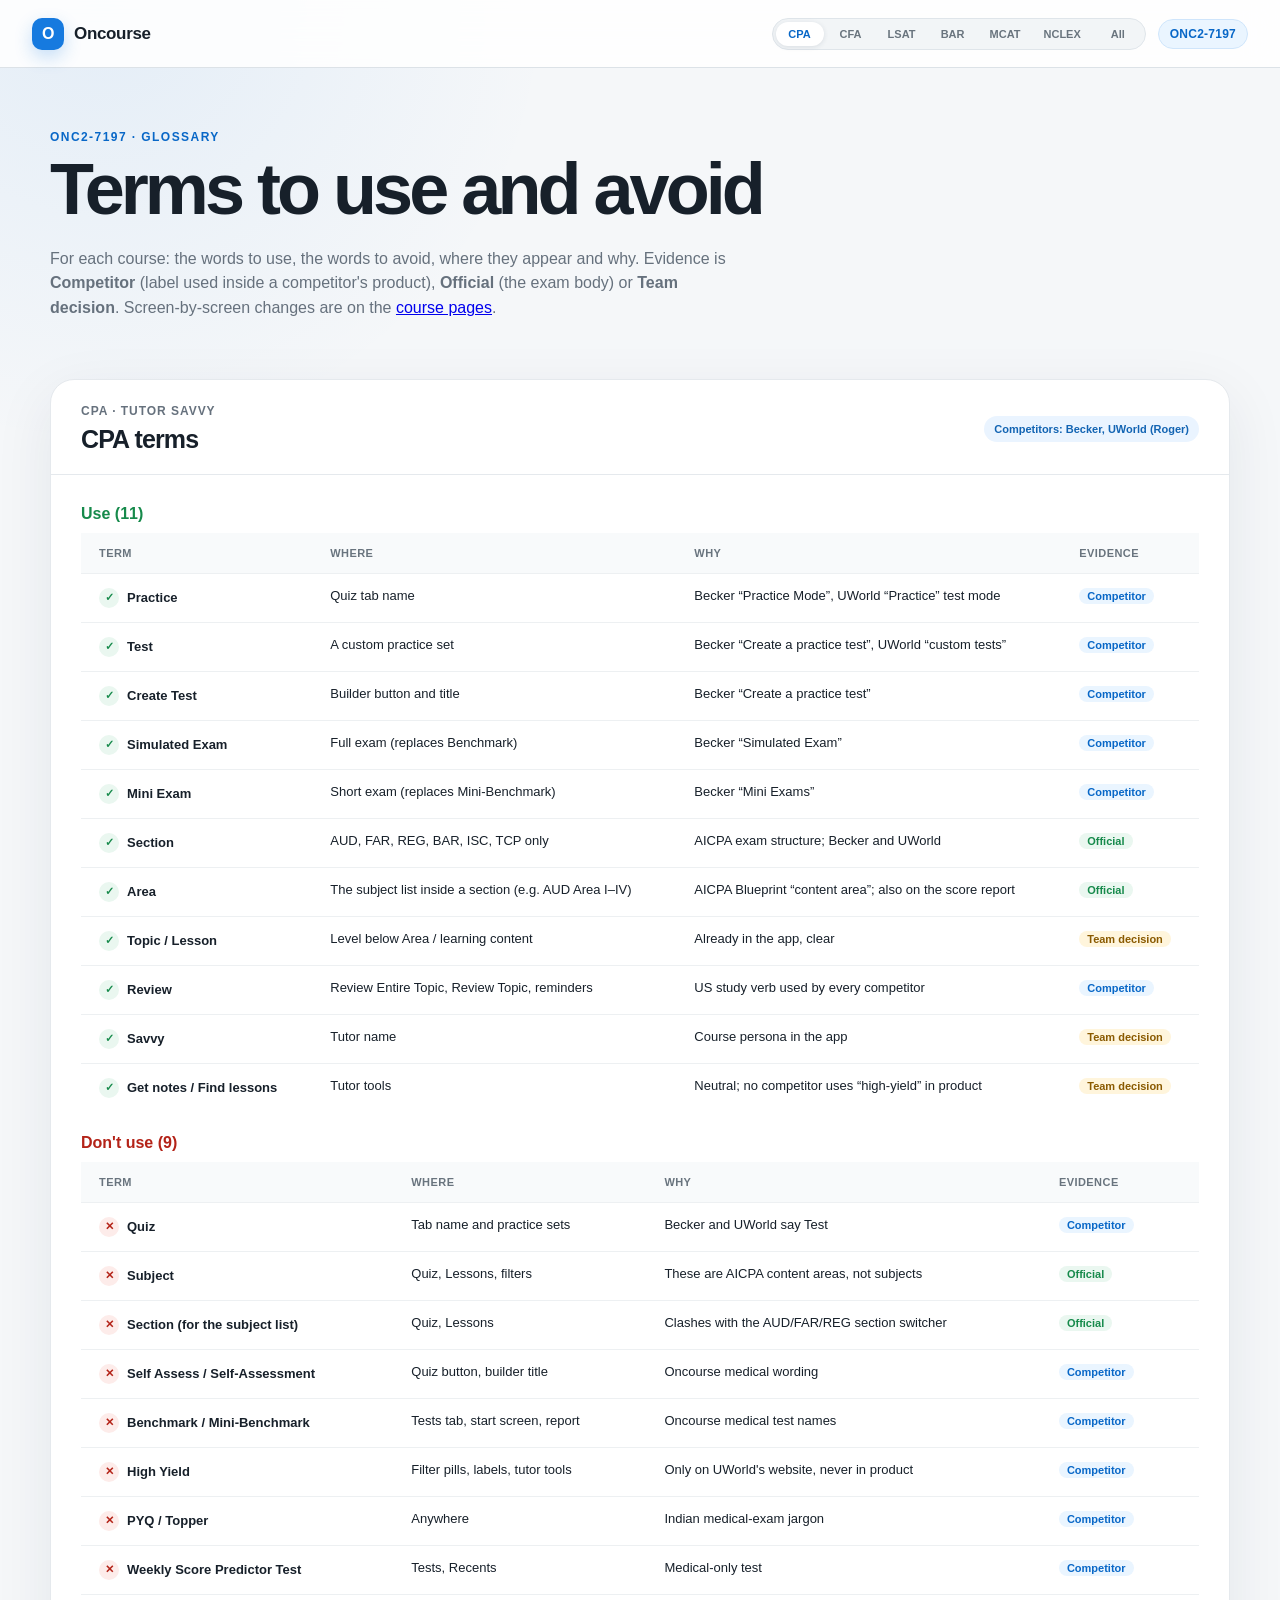
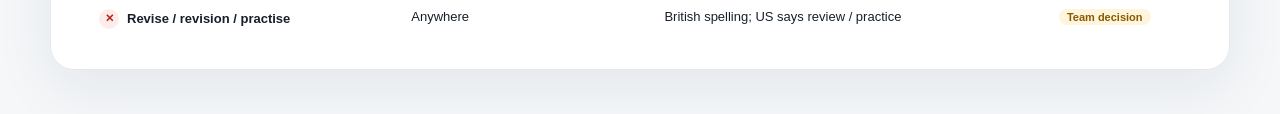
<file: terms.html>
<!doctype html>
<html lang="en">
  <head>
    <meta charset="UTF-8" />
    <meta name="viewport" content="width=device-width, initial-scale=1.0" />
    <title>Oncourse · Terms to use and avoid</title>
    <link rel="stylesheet" href="./styles.css?v=37" />
    <style>
      .gl-card { margin-top: 24px; }
      .gl-pad { padding: 8px 30px 26px; }
      .gl-h { margin: 22px 0 10px; font-size: 16px; }
      .gl-h.gl-ok { color: var(--green); } .gl-h.gl-no { color: #b42318; }
      .gl-table td { vertical-align: top; }
      .gl-term { font-weight: 700; white-space: normal; min-width: 180px; }
      .gl-term b { display: inline-grid; place-items: center; width: 20px; height: 20px; margin-right: 8px; border-radius: 50%; font-size: 11px; }
      .gl-ok b { background: var(--green-soft); color: var(--green); }
      .gl-no b { background: #fdecea; color: #b42318; }
      .gl-src { display: inline-block; padding: 2px 8px; border-radius: 999px; font-size: 11px; font-weight: 700; white-space: nowrap; }
      .gl-src-competitor { background: var(--blue-soft); color: var(--blue-strong); }
      .gl-src-official { background: var(--green-soft); color: var(--green); }
      .gl-src-team { background: var(--amber-soft); color: var(--amber); }
    </style>
  </head>
  <body>
    <header class="site-header">
      <a class="brand" href="./index.html"><span class="brand-mark">O</span><span>Oncourse</span></a>
      <div class="header-actions">
        <nav class="course-switcher" aria-label="Course">
          <a href="#cpa" data-term-course="cpa">CPA</a>
          <a href="#cfa" data-term-course="cfa">CFA</a>
          <a href="#lsat" data-term-course="lsat">LSAT</a>
          <a href="#bar" data-term-course="bar">BAR</a>
          <a href="#mcat" data-term-course="mcat">MCAT</a>
          <a href="#nclex" data-term-course="nclex">NCLEX</a>
          <a href="#all" data-term-course="all">All</a>
        </nav>
        <div class="issue-badge">ONC2-7197</div>
      </div>
    </header>
    <main id="top">
      <section class="page-heading">
        <p class="eyebrow">ONC2-7197 · Glossary</p>
        <h1>Terms to use and avoid</h1>
        <p class="page-intro">For each course: the words to use, the words to avoid, where they appear and why. Evidence is <b>Competitor</b> (label used inside a competitor's product), <b>Official</b> (the exam body) or <b>Team decision</b>. Screen-by-screen changes are on the <a href="./index.html">course pages</a>.</p>
      </section>
      <div id="terms-body"></div>
    </main>
    <script src="./terms.js?v=1"></script>
  </body>
</html>
</file>
<file: styles.css>
:root {
  color-scheme: light;
  --ink: #17202a;
  --muted: #66717d;
  --line: #e5e9ed;
  --panel: #ffffff;
  --canvas: #f5f7f9;
  --blue: #167adf;
  --blue-strong: #0867c7;
  --blue-soft: #eaf5ff;
  --green: #168a4b;
  --green-soft: #eaf7f0;
  --amber: #8a5a00;
  --amber-soft: #fff5dc;
  --shadow: 0 18px 60px rgba(26, 44, 61, 0.08);
}

* {
  box-sizing: border-box;
}

html {
  scroll-behavior: smooth;
}

body {
  margin: 0;
  background:
    radial-gradient(circle at 8% 0%, rgba(22, 122, 223, 0.08), transparent 28rem),
    var(--canvas);
  color: var(--ink);
  font-family: -apple-system, BlinkMacSystemFont, "Segoe UI", sans-serif;
  -webkit-font-smoothing: antialiased;
}

button,
input,
select {
  font: inherit;
}

.site-header {
  position: sticky;
  z-index: 10;
  top: 0;
  display: flex;
  min-height: 68px;
  align-items: center;
  justify-content: space-between;
  padding: 0 32px;
  border-bottom: 1px solid rgba(213, 220, 226, 0.82);
  background: rgba(255, 255, 255, 0.86);
  backdrop-filter: blur(18px);
}

.header-actions,
.course-switcher {
  display: flex;
  align-items: center;
}

.header-actions {
  gap: 12px;
}

.course-switcher {
  gap: 3px;
  padding: 3px;
  border: 1px solid #dfe5ea;
  border-radius: 999px;
  background: #f2f5f7;
}

.course-switcher a {
  min-width: 48px;
  padding: 6px 10px;
  border-radius: 999px;
  color: #69747e;
  font-size: 11px;
  font-weight: 760;
  text-align: center;
  text-decoration: none;
}

.course-switcher a.active {
  background: #fff;
  color: var(--blue-strong);
  box-shadow: 0 1px 5px rgba(29, 53, 72, 0.12);
}

.brand {
  display: inline-flex;
  align-items: center;
  gap: 10px;
  color: var(--ink);
  font-size: 17px;
  font-weight: 720;
  letter-spacing: -0.02em;
  text-decoration: none;
}

.brand-mark {
  display: grid;
  width: 32px;
  height: 32px;
  place-items: center;
  border-radius: 10px;
  background: var(--blue);
  color: white;
  font-size: 16px;
  font-weight: 800;
  box-shadow: 0 7px 18px rgba(22, 122, 223, 0.24);
}

.issue-badge,
.change-type {
  display: inline-flex;
  align-items: center;
  border-radius: 999px;
  font-size: 12px;
  font-weight: 700;
  letter-spacing: 0.02em;
}

.issue-badge {
  padding: 7px 11px;
  border: 1px solid #cfe5fb;
  background: var(--blue-soft);
  color: var(--blue-strong);
}

main {
  width: min(1180px, calc(100% - 40px));
  margin: 0 auto;
}

.page-heading {
  padding: 62px 0 34px;
}

.eyebrow {
  margin: 0 0 10px;
  color: var(--blue-strong);
  font-size: 12px;
  font-weight: 800;
  letter-spacing: 0.12em;
  text-transform: uppercase;
}

h1,
h2,
h3,
p {
  text-wrap: pretty;
}

h1 {
  max-width: 720px;
  margin: 0;
  font-size: clamp(42px, 6vw, 72px);
  line-height: 0.98;
  letter-spacing: -0.055em;
}

.page-intro {
  max-width: 700px;
  margin: 22px 0 0;
  color: var(--muted);
  font-size: 16px;
  line-height: 1.55;
}

.cfa-heading {
  padding-bottom: 28px;
}

.terminology-section {
  overflow: hidden;
  margin-bottom: 44px;
  border: 1px solid var(--line);
  border-radius: 24px;
  background: var(--panel);
  box-shadow: var(--shadow);
}

.section-heading {
  display: flex;
  align-items: center;
  justify-content: space-between;
  gap: 24px;
  padding: 24px 30px 20px;
  border-bottom: 1px solid var(--line);
}

.section-heading h2,
.proposal-heading h2 {
  margin: 0;
  font-size: 25px;
  letter-spacing: -0.035em;
}

.audit-chip {
  flex: 0 0 auto;
  padding: 7px 10px;
  border-radius: 999px;
  background: var(--green-soft);
  color: var(--green);
  font-size: 11px;
  font-weight: 760;
}

.audit-meta {
  display: flex;
  flex: 0 0 auto;
  flex-wrap: wrap;
  justify-content: flex-end;
  gap: 8px;
}

.audit-chip.source-chip {
  background: #eaf4ff;
  color: #1264b3;
}

.terms-table-wrap {
  overflow-x: auto;
}

.terms-table {
  width: 100%;
  min-width: 850px;
  border-collapse: collapse;
  font-size: 13px;
}

.terms-table th,
.terms-table td {
  padding: 14px 18px;
  border-bottom: 1px solid #edf0f2;
  text-align: left;
  vertical-align: top;
}

.terms-table thead th {
  background: #f8fafb;
  color: #69747e;
  font-size: 11px;
  letter-spacing: 0.04em;
  text-transform: uppercase;
}

.terms-table tbody th {
  width: 19%;
  color: #35414c;
  font-weight: 740;
}

.terms-table tbody tr:last-child th,
.terms-table tbody tr:last-child td {
  border-bottom: 0;
}

.proposal-heading {
  padding: 6px 0 20px;
}

.proposal-heading > p:last-child {
  margin: 8px 0 0;
  color: var(--muted);
  font-size: 14px;
}

.cfa-nav-preview {
  min-height: 260px;
}

.cfa-nav-icon {
  display: grid;
  height: 24px;
  place-items: center;
  font-size: 18px;
  font-weight: 700;
}

.cfa-topic-preview,
.cfa-mock-preview {
  min-height: 390px;
  padding: 20px;
  background: linear-gradient(180deg, #f0f8ff 0%, #fff 48%);
}

.cfa-screen-bar {
  display: grid;
  grid-template-columns: 28px 1fr 28px;
  align-items: center;
  margin-bottom: 22px;
  text-align: center;
}

.cfa-screen-bar span {
  font-size: 24px;
  text-align: left;
}

.cfa-screen-bar strong {
  font-size: 15px;
}

.cfa-search {
  padding: 11px 12px;
  border: 1px solid #e0e6ea;
  border-radius: 10px;
  background: #fff;
  color: #8a949d;
  font-size: 9px;
}

.cfa-pills {
  display: flex;
  gap: 6px;
  margin: 13px 0 17px;
}

.cfa-pills span {
  padding: 6px 9px;
  border: 1px solid #dfe4e8;
  border-radius: 999px;
  background: #fff;
  color: #65717b;
  font-size: 8px;
  font-weight: 700;
}

.cfa-pills span.active {
  border-color: var(--blue);
  background: var(--blue);
  color: #fff;
}

.cfa-list-label {
  margin-bottom: 7px;
  color: #9099a1;
  font-size: 8px;
  font-weight: 780;
  letter-spacing: 0.08em;
}

.cfa-topic-list {
  display: grid;
  gap: 7px;
}

.cfa-topic-list > div,
.cfa-mock-title,
.cfa-session-row,
.cfa-benchmark-row {
  display: flex;
  align-items: center;
}

.cfa-topic-list > div {
  min-height: 57px;
  gap: 10px;
  padding: 9px 11px;
  border: 1px solid #e5e9ed;
  border-radius: 11px;
  background: #fff;
}

.cfa-topic-icon {
  display: grid;
  width: 32px;
  height: 32px;
  flex: 0 0 32px;
  place-items: center;
  border-radius: 9px;
  background: var(--blue-soft);
  color: var(--blue);
}

.cfa-topic-list > div > span:nth-child(2),
.cfa-mock-title > span:nth-child(2),
.cfa-session-row > span {
  display: flex;
  min-width: 0;
  flex: 1;
  flex-direction: column;
}

.cfa-topic-list strong,
.cfa-mock-title strong,
.cfa-session-row strong {
  color: #46525d;
  font-size: 10px;
}

.cfa-topic-list small,
.cfa-mock-title small,
.cfa-session-row small {
  margin-top: 3px;
  color: #8c969f;
  font-size: 8px;
}

.cfa-topic-list b {
  color: #9ba5ad;
  font-size: 16px;
}

.cfa-hierarchy-note {
  display: flex;
  align-items: center;
  justify-content: space-between;
  margin-top: 12px;
  padding: 10px 11px;
  border-radius: 10px;
  background: #f0f7fd;
  color: #587184;
  font-size: 8px;
}

.cfa-hierarchy-note strong {
  color: var(--blue-strong);
  font-size: 9px;
}

.mock-pills {
  justify-content: center;
}

.cfa-mock-card {
  overflow: hidden;
  border: 1px solid #e2e7eb;
  border-radius: 15px;
  background: #fff;
  box-shadow: 0 7px 22px rgba(29, 53, 72, 0.07);
}

.cfa-mock-title {
  gap: 11px;
  padding: 16px;
  border-bottom: 1px solid #e9ecef;
}

.cfa-mock-title > span:first-child {
  display: grid;
  width: 36px;
  height: 36px;
  place-items: center;
  border-radius: 10px;
  background: var(--blue-soft);
  color: var(--blue);
}

.cfa-session-row,
.cfa-benchmark-row {
  min-height: 62px;
  justify-content: space-between;
  padding: 12px 16px;
  border-bottom: 1px solid #edf0f2;
}

.cfa-session-row:last-child {
  border-bottom: 0;
}

.cfa-session-row b,
.cfa-benchmark-row b {
  padding: 6px 10px;
  border-radius: 8px;
  background: var(--blue);
  color: #fff;
  font-size: 8px;
}

.cfa-benchmark-row {
  color: #7a858e;
  font-size: 9px;
}

}

.review-list {
  display: grid;
  gap: 0;
  padding-bottom: 72px;
}

.review-card {
  scroll-margin-top: 84px;
  overflow: hidden;
  border: 1px solid var(--line);
  border-radius: 24px;
  background: var(--panel);
  box-shadow: var(--shadow);
}

.review-card + .review-card {
  margin-top: 44px;
}

.card-header {
  padding: 24px 30px 20px;
  border-bottom: 1px solid var(--line);
}

.card-kicker {
  margin: 0 0 7px;
  color: var(--muted);
  font-size: 12px;
  font-weight: 700;
  letter-spacing: 0.08em;
  text-transform: uppercase;
}

.card-header h2 {
  margin: 0;
  font-size: 25px;
  letter-spacing: -0.035em;
}

.comparison-grid {
  display: grid;
  grid-template-columns: repeat(2, minmax(0, 1fr));
  gap: 18px;
  padding: 24px 30px 30px;
  background: #fafbfc;
}

.verified-preview {
  padding: 24px 30px 30px;
  background: #fafbfc;
}

.verified-preview .component-preview {
  max-width: 760px;
}

.verified-label {
  padding: 5px 9px;
  border-radius: 999px;
  background: #e9f7ef;
  color: #237a48;
}

.version-panel {
  min-width: 0;
}

.version-heading {
  display: flex;
  align-items: center;
  justify-content: space-between;
  margin-bottom: 11px;
}

.version-label {
  font-size: 13px;
  font-weight: 750;
}

.component-preview {
  position: relative;
  min-height: 260px;
  overflow: hidden;
  border: 1px solid #dfe4e8;
  border-radius: 20px;
  background:
    radial-gradient(circle at 20% 25%, rgba(22, 122, 223, 0.14), transparent 18rem),
    linear-gradient(180deg, #f4faff 0%, #ffffff 73%);
}

.preview-fade {
  display: grid;
  height: 130px;
  place-items: center;
  padding: 24px;
  color: #9aa4ad;
  font-size: 12px;
  font-weight: 650;
  letter-spacing: 0.02em;
}

.practice-shell-preview {
  min-height: 310px;
  padding: 24px 20px 20px;
}

.practice-shell-header {
  display: flex;
  align-items: center;
  gap: 10px;
  color: var(--blue-strong);
  font-size: 20px;
  letter-spacing: -0.025em;
}

.practice-shell-icon {
  display: grid;
  width: 36px;
  height: 36px;
  place-items: center;
  border: 2px solid var(--blue);
  border-radius: 50%;
  color: var(--blue);
  font-size: 18px;
  font-weight: 800;
}

.practice-actions {
  display: grid;
  grid-template-columns: repeat(2, minmax(0, 1fr));
  gap: 10px;
  margin-top: 22px;
}

.practice-actions button {
  display: flex;
  height: 42px;
  align-items: center;
  justify-content: center;
  gap: 7px;
  border: 1px solid #b9daf8;
  border-radius: 11px;
  background: white;
  color: var(--blue-strong);
  font-size: 12px;
  font-weight: 720;
}

.practice-actions button.changed-action {
  border-color: #9dd5b5;
  box-shadow: inset 0 0 0 1px rgba(22, 138, 75, 0.12);
}

.practice-segments {
  display: grid;
  grid-template-columns: repeat(3, minmax(0, 1fr));
  gap: 3px;
  margin-top: 16px;
  padding: 4px;
  border-radius: 10px;
  background: #e9edf1;
}

.practice-segments span {
  display: grid;
  min-width: 0;
  height: 33px;
  place-items: center;
  border-radius: 8px;
  color: #69747e;
  font-size: 11px;
  font-weight: 680;
}

.practice-segments span.selected {
  background: white;
  color: #28323b;
  box-shadow: 0 1px 4px rgba(29, 53, 72, 0.12);
}

.practice-content-sample {
  margin-top: 17px;
}

.sample-label {
  margin-bottom: 7px;
  color: #8a949d;
  font-size: 9px;
  font-weight: 780;
  letter-spacing: 0.09em;
  text-transform: uppercase;
}

.sample-card {
  display: flex;
  height: 54px;
  align-items: center;
  gap: 10px;
  padding: 9px 12px;
  border: 1px solid #e4e8eb;
  border-radius: 13px;
  background: rgba(255, 255, 255, 0.86);
}

.sample-icon {
  width: 34px;
  height: 34px;
  border-radius: 9px;
  background: var(--blue-soft);
}

.sample-lines {
  display: flex;
  flex: 1;
  flex-direction: column;
  gap: 7px;
}

.sample-lines i {
  display: block;
  width: 58%;
  height: 6px;
  border-radius: 999px;
  background: #dfe5ea;
}

.sample-lines i:last-child {
  width: 36%;
  background: #edf0f2;
}

.sample-chevron {
  color: #a5aeb6;
  font-size: 20px;
}

.test-filters-preview {
  min-height: 270px;
  padding: 24px 20px 20px;
}

.test-filters-title {
  font-size: 18px;
  letter-spacing: -0.02em;
}

.test-filter-pills {
  display: flex;
  gap: 7px;
  margin: 18px -2px 16px;
  padding: 2px;
  overflow: hidden;
}

.test-filter-pills span {
  display: inline-flex;
  min-height: 32px;
  flex: 0 0 auto;
  align-items: center;
  justify-content: center;
  padding: 6px 11px;
  border: 1px solid #dfe4e8;
  border-radius: 999px;
  background: white;
  color: #65717b;
  font-size: 10px;
  font-weight: 680;
  white-space: nowrap;
}

.test-filter-pills span.selected {
  border-color: var(--blue);
  background: var(--blue);
  color: white;
}

.test-filter-pills span.changed-filter {
  border-color: #9dd5b5;
  color: var(--green);
}

.test-filter-card {
  display: flex;
  height: 58px;
  align-items: center;
  gap: 10px;
  margin-top: 9px;
  padding: 10px 12px;
  border: 1px solid #e4e8eb;
  border-radius: 13px;
  background: rgba(255, 255, 255, 0.9);
}

.test-filter-card.muted-card {
  opacity: 0.68;
}

.test-filter-card-icon {
  width: 36px;
  height: 36px;
  flex: 0 0 36px;
  border-radius: 10px;
  background: #e5f2fe;
}

.test-filter-card-copy {
  display: flex;
  flex: 1;
  flex-direction: column;
  gap: 7px;
}

.test-filter-card-copy i {
  width: 60%;
  height: 6px;
  border-radius: 999px;
  background: #dce3e8;
}

.test-filter-card-copy i:last-child {
  width: 38%;
  background: #edf0f2;
}

.test-filter-card-action {
  color: var(--blue-strong);
  font-size: 9px;
  font-weight: 800;
}

.create-test-preview,
.content-selection-preview {
  min-height: 485px;
  padding: 22px 20px 18px;
  background: #fff;
}

.create-test-topline {
  display: grid;
  grid-template-columns: 24px 1fr 24px;
  align-items: center;
  font-size: 15px;
  text-align: center;
}

.create-test-topline > span {
  color: #46535f;
  font-size: 26px;
  line-height: 1;
  text-align: left;
}

.create-test-prompt {
  margin: 25px 0 11px;
  font-size: 13px;
  font-weight: 740;
}

.mode-options {
  display: grid;
  grid-template-columns: repeat(2, minmax(0, 1fr));
  gap: 8px;
}

.mode-option {
  display: flex;
  min-height: 62px;
  align-items: flex-start;
  gap: 8px;
  padding: 10px;
  border: 1px solid #dfe4e8;
  border-radius: 11px;
}

.mode-option.selected-mode {
  border-color: var(--blue);
  background: #f7fbff;
}

.mode-option strong,
.mode-option small {
  display: block;
}

.mode-option strong {
  font-size: 10px;
}

.mode-option small {
  margin-top: 4px;
  color: var(--muted);
  font-size: 8px;
  line-height: 1.3;
}

.mode-radio {
  width: 12px;
  height: 12px;
  flex: 0 0 12px;
  border: 3px solid white;
  border-radius: 50%;
  background: var(--blue);
  box-shadow: 0 0 0 1px var(--blue);
}

.setup-label {
  margin: 17px 0 7px;
  color: #35414c;
  font-size: 10px;
  font-weight: 760;
}

.compact-label {
  margin-top: 10px;
}

.question-count {
  display: flex;
  height: 34px;
  align-items: center;
  justify-content: space-between;
  padding: 0 11px;
  border: 1px solid #dfe4e8;
  border-radius: 9px;
  color: #3d4953;
  font-size: 10px;
}

.setup-pills,
.selection-quick-pills {
  display: flex;
  flex-wrap: wrap;
  gap: 5px;
}

.setup-pills span,
.selection-quick-pills span {
  padding: 5px 8px;
  border: 1px solid #dfe4e8;
  border-radius: 999px;
  color: #65717b;
  font-size: 8px;
  font-weight: 680;
}

.setup-pills span.active-pill,
.selection-quick-pills span.selected {
  border-color: var(--blue);
  background: var(--blue);
  color: #fff;
}

.format-row {
  margin-top: 7px;
}

.setup-cta {
  width: 100%;
  min-height: 38px;
  margin-top: 18px;
  border: 0;
  border-radius: 10px;
  background: var(--blue);
  color: #fff;
  font-size: 9px;
  font-weight: 800;
  letter-spacing: 0.02em;
}

.selection-search {
  display: flex;
  min-height: 42px;
  align-items: center;
  gap: 8px;
  margin-top: 25px;
  padding: 0 11px;
  border: 1px solid #e1e6ea;
  border-radius: 10px;
  color: #8a949d;
  font-size: 9px;
  box-shadow: 0 2px 5px rgba(29, 53, 72, 0.06);
}

.selection-quick-pills {
  margin: 14px 0;
}

.subject-row,
.topic-row {
  display: flex;
  align-items: center;
  gap: 9px;
  border: 1px solid #e4e8eb;
  background: white;
}

.subject-row {
  min-height: 58px;
  padding: 10px;
  border-radius: 11px 11px 0 0;
}

.subject-row > span:nth-child(2) {
  flex: 1;
}

.subject-row strong,
.subject-row small {
  display: block;
}

.subject-row strong {
  font-size: 10px;
}

.subject-row small {
  margin-top: 4px;
  color: var(--muted);
  font-size: 8px;
}

.topic-row {
  min-height: 48px;
  padding: 9px 10px 9px 26px;
  border-top: 0;
  border-radius: 0 0 11px 11px;
  color: #55616c;
  font-size: 9px;
}

.selection-check {
  display: grid;
  width: 15px;
  height: 15px;
  flex: 0 0 15px;
  place-items: center;
  border: 1px solid var(--blue);
  border-radius: 4px;
  background: var(--blue);
  color: white;
  font-size: 9px;
}

.topic-row .selection-check {
  background: white;
}

.recent-tests-preview {
  min-height: 390px;
  padding: 24px 20px 18px;
}

.recent-tests-heading {
  color: #605d5a;
  font-size: 12px;
  letter-spacing: 0.04em;
}

.recent-filter-pills {
  display: flex;
  gap: 5px;
  margin: 17px -2px 18px;
  padding: 2px;
  overflow: hidden;
}

.recent-filter-pills span {
  flex: 0 0 auto;
  padding: 6px 9px;
  border: 1px solid #dfe4e8;
  border-radius: 999px;
  background: white;
  color: #65717b;
  font-size: 8px;
  font-weight: 680;
  white-space: nowrap;
}

.recent-filter-pills span.selected {
  border-color: var(--blue);
  background: var(--blue);
  color: white;
}

.recent-date {
  margin-bottom: 7px;
  color: #919191;
  font-size: 9px;
}

.recent-card-list {
  display: grid;
  gap: 7px;
}

.recent-test-card {
  display: flex;
  min-height: 55px;
  align-items: center;
  gap: 10px;
  padding: 9px 11px;
  border: 1px solid #e7eaed;
  border-radius: 11px;
  background: white;
  box-shadow: 0 2px 7px rgba(29, 53, 72, 0.04);
}

.recent-card-icon {
  display: grid;
  width: 29px;
  height: 29px;
  flex: 0 0 29px;
  place-items: center;
  border-radius: 8px;
  background: var(--blue-soft);
  color: var(--blue);
  font-size: 10px;
}

.recent-card-copy {
  display: flex;
  min-width: 0;
  flex: 1;
  flex-direction: column;
}

.recent-card-copy strong {
  color: #545f69;
  font-size: 10px;
}

.recent-card-copy small {
  margin-top: 3px;
  overflow: hidden;
  color: #919191;
  font-size: 8px;
  text-overflow: ellipsis;
  white-space: nowrap;
}

.recent-card-arrow {
  color: #9ba5ad;
  font-size: 16px;
}

.resume-sample {
  display: flex;
  align-items: center;
  justify-content: space-between;
  margin-top: 12px;
  padding: 9px 10px;
  border-radius: 10px;
  background: #f5f7f9;
  color: #65717b;
  font-size: 9px;
  font-weight: 680;
}

.resume-sample button {
  min-height: 28px;
  padding: 0 11px;
  border: 0;
  border-radius: 8px;
  background: var(--blue);
  color: white;
  font-size: 8px;
  font-weight: 800;
}

.resume-sheet-preview {
  min-height: 500px;
  background: linear-gradient(rgba(20, 28, 35, 0.32), rgba(20, 28, 35, 0.32)),
    linear-gradient(180deg, #eff7fe 0%, #dcebf7 100%);
}

.resume-states-preview {
  display: grid;
  min-height: 545px;
  grid-template-columns: repeat(2, minmax(0, 1fr));
  gap: 12px;
  padding: 14px;
  background: #edf1f4;
}

.sheet-state-demo {
  min-width: 0;
}

.state-heading {
  display: flex;
  align-items: baseline;
  justify-content: space-between;
  gap: 6px;
  margin: 0 3px 7px;
}

.state-heading strong {
  color: #35414c;
  font-size: 9px;
}

.state-heading span {
  color: #86919a;
  font-size: 7px;
}

.phone-stage {
  position: relative;
  height: 488px;
  overflow: hidden;
  border: 1px solid #d4dbe1;
  border-radius: 23px;
  background: linear-gradient(180deg, #edf8ff 0%, #fff 70%);
  box-shadow: 0 8px 25px rgba(29, 53, 72, 0.1);
}

.ghost-app-content {
  display: grid;
  gap: 11px;
  padding: 22px 13px;
}

.ghost-app-title,
.ghost-app-card {
  display: block;
  border-radius: 9px;
  background: white;
}

.ghost-app-title {
  width: 44%;
  height: 10px;
}

.ghost-app-card {
  width: 100%;
  height: 48px;
  box-shadow: 0 2px 8px rgba(29, 53, 72, 0.08);
}

.ghost-app-card.short {
  width: 82%;
}

.stage-dim {
  position: absolute;
  inset: 0;
  background: rgba(25, 33, 40, 0.48);
}

.real-bottom-sheet {
  position: absolute;
  right: 0;
  bottom: 0;
  left: 0;
  padding: 9px 12px 12px;
  border-radius: 22px 22px 0 0;
  background: white;
  box-shadow: 0 -8px 22px rgba(25, 33, 40, 0.1);
}

.real-sheet-grabber {
  width: 34px;
  height: 4px;
  margin: 0 auto 13px;
  border-radius: 999px;
  background: #bdbdc2;
}

.real-sheet-close {
  position: absolute;
  top: 17px;
  right: 10px;
  width: 21px;
  height: 21px;
  padding: 0;
  border: 0;
  background: transparent;
  color: #52504c;
  font-size: 16px;
  line-height: 1;
}

.real-sheet-header {
  padding: 0 15px;
  text-align: center;
}

.real-sheet-header h3 {
  margin: 0;
  color: var(--blue);
  font-size: 13px;
  line-height: 1.25;
}

.real-sheet-header p {
  margin: 5px 0 12px;
  color: #52504c;
  font-size: 7px;
  line-height: 1.4;
}

.real-detail-list {
  border-top: 1px solid #e7e6e6;
}

.real-detail-list > div {
  display: grid;
  min-height: 34px;
  grid-template-columns: 70px minmax(0, 1fr);
  align-items: center;
  gap: 8px;
  border-bottom: 1px solid #e7e6e6;
  color: #52504c;
  font-size: 7px;
}

.real-detail-list strong {
  color: #272625;
  font-size: 8px;
}

.real-detail-list small {
  color: #7c858d;
  font-size: 6px;
}

.real-feature-panel {
  display: grid;
  grid-template-columns: repeat(3, minmax(0, 1fr));
  margin-top: 10px;
  padding: 10px 3px;
  border: 1px solid #e7e6e6;
  border-radius: 10px;
}

.real-feature-panel > div {
  display: flex;
  min-width: 0;
  flex-direction: column;
  align-items: center;
  gap: 5px;
}

.feature-icon {
  display: grid;
  width: 22px;
  height: 22px;
  place-items: center;
  border-radius: 50%;
  font-size: 9px;
  font-style: normal;
  font-weight: 800;
}

.feature-icon.blue {
  background: #e0f6ff;
  color: #167adf;
}

.feature-icon.red {
  background: #ffe1e0;
  color: #d65c58;
}

.feature-icon.amber {
  background: #fbecca;
  color: #9b6a00;
}

.real-feature-panel span {
  color: #52504c;
  font-size: 6px;
  line-height: 1.3;
  text-align: center;
}

.real-sheet-action {
  width: 100%;
  min-height: 33px;
  margin-top: 10px;
  border: 0;
  border-radius: 9px;
  background: var(--blue);
  color: white;
  font-size: 8px;
  font-weight: 800;
}

.two-screen-preview {
  display: grid;
  min-height: 440px;
  grid-template-columns: repeat(2, minmax(0, 1fr));
  gap: 10px;
  padding: 14px;
  background: #edf4fa;
}

.mini-app-screen {
  position: relative;
  min-width: 0;
  overflow: hidden;
  padding: 15px 10px 52px;
  border: 1px solid #dce3e8;
  border-radius: 18px;
  background: linear-gradient(180deg, #f1f8ff, white 38%);
}

.mini-screen-title {
  margin-bottom: 14px;
  color: #26323c;
  font-size: 10px;
  font-weight: 760;
}

.mini-search {
  padding: 9px;
  border: 1px solid #e0e6ea;
  border-radius: 8px;
  background: white;
  color: #9aa3ab;
  font-size: 7px;
}

.mini-pills {
  display: flex;
  gap: 5px;
  margin: 10px 0;
}

.mini-pills span {
  padding: 5px 7px;
  border: 1px solid #dfe4e8;
  border-radius: 999px;
  background: white;
  color: #687581;
  font-size: 7px;
}

.mini-pills span.active {
  border-color: var(--blue);
  background: var(--blue);
  color: white;
}

.keyword-result {
  display: grid;
  gap: 5px;
  padding: 9px;
  border: 1px solid #b5e4c7;
  border-radius: 9px;
  background: #edfcf2;
  color: #118a4e;
}

.keyword-result strong {
  font-size: 8px;
}

.keyword-result small {
  font-size: 6px;
}

.keyword-result button,
.mini-bottom-cta {
  min-height: 28px;
  border: 0;
  border-radius: 7px;
  background: var(--blue);
  color: white;
  font-size: 7px;
  font-weight: 800;
}

.mini-subject-row,
.topic-choice {
  display: flex;
  align-items: center;
  gap: 7px;
  margin-top: 9px;
  padding: 8px;
  border: 1px solid #e4e8eb;
  border-radius: 9px;
  background: white;
}

.mini-subject-row i {
  width: 24px;
  height: 24px;
  border-radius: 7px;
  background: var(--blue-soft);
}

.mini-subject-row > span {
  display: flex;
  min-width: 0;
  flex: 1;
  flex-direction: column;
}

.mini-subject-row strong,
.topic-choice {
  font-size: 7px;
}

.mini-subject-row small {
  margin-top: 3px;
  color: #9099a1;
  font-size: 6px;
}

.topic-choice i {
  display: grid;
  width: 15px;
  height: 15px;
  place-items: center;
  border-radius: 4px;
  background: var(--blue);
  color: white;
  font-size: 8px;
  font-style: normal;
}

.mini-bottom-cta {
  position: absolute;
  right: 10px;
  bottom: 12px;
  left: 10px;
  width: calc(100% - 20px);
}

.active-tests-preview {
  min-height: 360px;
  padding: 22px 18px;
}

.active-tests-heading {
  display: flex;
  align-items: center;
  justify-content: space-between;
  margin-bottom: 14px;
}

.active-tests-heading strong {
  font-size: 16px;
}

.active-tests-heading span {
  padding: 5px 9px;
  border-radius: 999px;
  background: var(--blue);
  color: white;
  font-size: 8px;
}

.active-test-card {
  overflow: hidden;
  margin-top: 10px;
  border: 1px solid #e5e9ed;
  border-radius: 12px;
  background: white;
}

.test-card-ribbon {
  padding: 4px 11px;
  background: #ff922b;
  color: white;
  font-size: 8px;
  font-weight: 720;
}

.test-card-body {
  display: flex;
  min-height: 58px;
  align-items: center;
  gap: 10px;
  padding: 10px 12px;
}

.test-card-body i {
  display: grid;
  width: 32px;
  height: 32px;
  place-items: center;
  border-radius: 9px;
  background: var(--blue-soft);
  color: var(--blue);
  font-style: normal;
}

.test-card-body > span {
  display: flex;
  min-width: 0;
  flex: 1;
  flex-direction: column;
}

.test-card-body strong {
  color: #545f69;
  font-size: 10px;
}

.test-card-body small {
  margin-top: 3px;
  color: #8f99a1;
  font-size: 8px;
}

.course-hidden-row {
  display: flex;
  align-items: center;
  justify-content: space-between;
  margin-top: 10px;
  padding: 12px;
  border: 1px dashed #cbd3d9;
  border-radius: 10px;
  color: #8a949d;
  font-size: 8px;
}

.course-hidden-row strong {
  color: var(--green);
}

.paused-page-preview {
  min-height: 465px;
  padding: 19px 20px 17px;
  background: white;
}

.page-back {
  color: #46535f;
  font-size: 25px;
}

.paused-page-content {
  max-width: 330px;
  margin: 35px auto 0;
}

.paused-page-content h3 {
  margin: 0;
  color: var(--blue);
  font-size: 19px;
  text-align: center;
}

.paused-page-content > p {
  margin: 8px auto 22px;
  color: #666;
  font-size: 9px;
  line-height: 1.45;
  text-align: center;
}

.paused-page-details > div {
  display: grid;
  min-height: 37px;
  grid-template-columns: 105px 1fr;
  align-items: center;
  border-top: 1px solid #e7e6e6;
  color: #52504c;
  font-size: 9px;
}

.paused-page-details strong {
  color: #272625;
}

.paused-page-features {
  display: grid;
  grid-template-columns: repeat(3, minmax(0, 1fr));
  margin-top: 16px;
  padding: 13px 4px;
  border: 1px solid #e7e6e6;
  border-radius: 12px;
}

.paused-page-features > span {
  display: flex;
  flex-direction: column;
  align-items: center;
  gap: 5px;
  color: var(--blue);
  font-size: 14px;
  text-align: center;
}

.paused-page-features small {
  color: #626b73;
  font-size: 7px;
  line-height: 1.35;
}

.paused-page-cta {
  position: absolute;
  right: 20px;
  bottom: 18px;
  left: 20px;
  min-height: 40px;
  border: 0;
  border-radius: 10px;
  background: var(--blue);
  color: white;
  font-size: 9px;
  font-weight: 800;
}

.end-dialog-preview {
  min-height: 480px;
  background: #f5f9fc;
}

.player-behind {
  display: grid;
  gap: 11px;
  padding: 35px 25px;
}

.player-behind span {
  width: 64%;
  height: 12px;
  border-radius: 999px;
  background: #cfe5f7;
}

.player-behind i {
  height: 48px;
  border-radius: 10px;
  background: white;
}

.end-dialog-dim {
  position: absolute;
  inset: 0;
  background: rgba(28, 36, 43, 0.45);
}

.end-dialog-card {
  position: absolute;
  right: 20px;
  bottom: 18px;
  left: 20px;
  padding: 20px 18px 18px;
  border-radius: 20px;
  background: white;
  text-align: center;
}

.end-dialog-card > button {
  position: absolute;
  top: 11px;
  right: 13px;
  border: 0;
  background: transparent;
  color: #66717d;
  font-size: 18px;
}

.end-dialog-icon {
  font-size: 24px;
}

.end-dialog-card h3 {
  margin: 8px 0 7px;
  font-size: 16px;
}

.end-dialog-card > p {
  max-width: 330px;
  margin: 0 auto;
  color: #66717d;
  font-size: 9px;
  line-height: 1.5;
}

.end-dialog-stats {
  display: grid;
  grid-template-columns: repeat(2, minmax(0, 1fr));
  gap: 1px;
  margin: 15px 0;
  overflow: hidden;
  border: 1px solid #e0e5e9;
  border-radius: 10px;
  background: #e0e5e9;
}

.end-dialog-stats span {
  display: flex;
  flex-direction: column;
  gap: 3px;
  padding: 9px;
  background: white;
}

.end-dialog-stats strong {
  font-size: 10px;
}

.end-dialog-stats small {
  color: #7c858d;
  font-size: 7px;
}

.end-dialog-actions {
  display: grid;
  gap: 8px;
}

.end-dialog-actions button {
  min-height: 36px;
  border: 0;
  border-radius: 9px;
  background: #cd4035;
  color: white;
  font-size: 8px;
  font-weight: 800;
}

.end-dialog-actions button:last-child {
  border: 1px solid #d9dde1;
  background: #f6f5f5;
  color: #52504c;
}

.results-preview {
  min-height: 470px;
  padding: 18px;
  background: linear-gradient(180deg, #eaf4ff 0%, #fafcfe 46%, #fff 100%);
}

.results-header {
  display: grid;
  grid-template-columns: 22px 1fr 22px;
  align-items: center;
  color: #3d4953;
  font-size: 12px;
  text-align: center;
}

.score-summary {
  display: flex;
  flex-direction: column;
  align-items: center;
  margin: 25px auto 16px;
}

.score-summary small,
.score-summary span {
  color: #78838c;
  font-size: 8px;
}

.score-summary strong {
  margin: 4px 0;
  color: var(--blue);
  font-size: 34px;
  letter-spacing: -0.05em;
}

.analysis-card {
  padding: 14px;
  border: 1px solid #dce7f1;
  border-radius: 13px;
  background: white;
  box-shadow: 0 5px 16px rgba(29, 53, 72, 0.06);
}

.analysis-card > small {
  color: var(--blue);
  font-size: 7px;
  font-weight: 800;
  letter-spacing: 0.08em;
}

.analysis-card > strong {
  display: block;
  margin-top: 7px;
  font-size: 11px;
}

.analysis-card > p {
  margin: 5px 0 12px;
  color: #66717d;
  font-size: 8px;
  line-height: 1.45;
}

.analysis-input {
  display: flex;
  min-height: 34px;
  align-items: center;
  justify-content: space-between;
  padding: 0 10px;
  border: 1px solid #e0e5e9;
  border-radius: 9px;
  color: #89939b;
  font-size: 8px;
}

.analysis-input span {
  color: var(--blue);
  font-size: 13px;
}

.schedule-row {
  display: grid;
  min-height: 48px;
  grid-template-columns: 28px 1fr auto;
  align-items: center;
  gap: 8px;
  margin-top: 11px;
  padding: 9px 11px;
  border: 1px solid #e0e5e9;
  border-radius: 11px;
  background: white;
  color: #626262;
  font-size: 8px;
}

.schedule-row > span {
  color: var(--blue);
  font-size: 17px;
}

.schedule-row b {
  padding: 6px 8px;
  border: 1px solid #dde2e6;
  border-radius: 7px;
  color: #3d4953;
  font-size: 7px;
}

.feedback-row {
  display: flex;
  align-items: center;
  justify-content: space-between;
  gap: 8px;
  margin-top: 11px;
  padding: 12px;
  border-radius: 11px;
  background: white;
  color: #4f5a64;
  font-size: 8px;
}

.feedback-row div {
  white-space: nowrap;
}

.bottom-sheet-state {
  min-width: 0;
}

.state-label {
  display: block;
  margin: 0 0 6px 4px;
  color: #687581;
  font-size: 9px;
  font-weight: 760;
  letter-spacing: 0.04em;
  text-transform: uppercase;
}

.state-sheet-card {
  position: relative;
  padding: 11px 15px 14px;
  border: 1px solid #dfe4e8;
  border-radius: 18px;
  background: white;
  box-shadow: 0 8px 20px rgba(29, 53, 72, 0.08);
}

.state-sheet-card h3 {
  max-width: calc(100% - 38px);
  margin: 0 auto;
  color: var(--blue);
  font-size: 15px;
  line-height: 1.2;
  text-align: center;
}

.state-sheet-card > p {
  max-width: 300px;
  margin: 6px auto 13px;
  color: #666;
  font-size: 8px;
  line-height: 1.4;
  text-align: center;
}

.state-sheet-card .resume-grabber {
  margin-bottom: 10px;
}

.state-sheet-card .resume-close {
  top: 17px;
  right: 13px;
}

.state-summary {
  display: grid;
  grid-template-columns: repeat(2, minmax(0, 1fr));
  gap: 8px;
  padding: 10px 0;
  border-top: 1px solid #e7e6e6;
  border-bottom: 1px solid #e7e6e6;
}

.state-summary span {
  display: flex;
  justify-content: space-between;
  gap: 8px;
  color: #52504c;
  font-size: 8px;
}

.state-summary strong {
  color: #272625;
}

.resume-backdrop {
  position: absolute;
  inset: 0;
}

.resume-bottom-sheet {
  position: absolute;
  right: 0;
  bottom: 0;
  left: 0;
  padding: 17px 20px 18px;
  border-radius: 24px 24px 0 0;
  background: white;
}

.resume-grabber {
  width: 40px;
  height: 4px;
  margin: 0 auto 17px;
  border-radius: 999px;
  background: #bdbdc2;
}

.resume-close {
  position: absolute;
  top: 24px;
  right: 18px;
  border: 0;
  background: transparent;
  color: #52504c;
  font-size: 19px;
}

.resume-bottom-sheet h3 {
  max-width: calc(100% - 44px);
  margin: 0 auto;
  color: var(--blue);
  font-size: 17px;
  line-height: 1.2;
  text-align: center;
}

.resume-bottom-sheet > p {
  max-width: 310px;
  margin: 7px auto 18px;
  color: #666;
  font-size: 9px;
  line-height: 1.45;
  text-align: center;
}

.resume-detail {
  display: grid;
  grid-template-columns: 104px minmax(0, 1fr);
  gap: 10px;
  padding: 10px 0;
  border-top: 1px solid #e7e6e6;
  color: #52504c;
  font-size: 9px;
}

.resume-detail strong {
  color: #272625;
}

.resume-features {
  display: grid;
  grid-template-columns: repeat(3, minmax(0, 1fr));
  margin-top: 13px;
  padding: 13px 4px;
  border: 1px solid #e7e6e6;
  border-radius: 12px;
}

.resume-features span {
  color: #626b73;
  font-size: 8px;
  line-height: 1.35;
  text-align: center;
}

.resume-primary {
  width: 100%;
  min-height: 38px;
  margin-top: 13px;
  border: 0;
  border-radius: 10px;
  background: var(--blue);
  color: white;
  font-size: 9px;
  font-weight: 800;
}

.bottom-stack {
  position: absolute;
  right: 14px;
  bottom: 14px;
  left: 14px;
}

.rezzy-bar {
  display: flex;
  height: 44px;
  align-items: center;
  gap: 9px;
  margin: 0 16px 9px;
  padding: 0 14px;
  border: 1px solid rgba(185, 199, 212, 0.62);
  border-radius: 999px;
  background: rgba(255, 255, 255, 0.87);
  color: #687581;
  font-size: 12px;
  font-weight: 550;
  box-shadow: 0 8px 24px rgba(29, 53, 72, 0.09);
  backdrop-filter: blur(14px);
}

.rezzy-sparkle {
  display: grid;
  width: 25px;
  height: 25px;
  place-items: center;
  border-radius: 50%;
  background: var(--blue-soft);
  color: var(--blue);
  font-size: 14px;
}

.tabbar {
  display: grid;
  grid-template-columns: repeat(5, minmax(0, 1fr));
  min-height: 72px;
  padding: 7px 7px 6px;
  border: 1px solid rgba(185, 199, 212, 0.68);
  border-radius: 999px;
  background: rgba(255, 255, 255, 0.91);
  box-shadow: 0 10px 30px rgba(29, 53, 72, 0.12);
  backdrop-filter: blur(18px);
}

.tab-item {
  position: relative;
  display: flex;
  min-width: 0;
  flex-direction: column;
  align-items: center;
  justify-content: center;
  gap: 3px;
  border: 0;
  border-radius: 999px;
  background: transparent;
  color: #202932;
  cursor: default;
}

.tab-item.active {
  background: var(--blue-soft);
  color: var(--blue-strong);
}

.tab-item.changed::after {
  position: absolute;
  top: 3px;
  right: 12%;
  width: 7px;
  height: 7px;
  border: 2px solid white;
  border-radius: 50%;
  background: var(--green);
  content: "";
}

.tab-icon {
  display: grid;
  width: 23px;
  height: 23px;
  place-items: center;
}

.tab-icon svg {
  width: 22px;
  height: 22px;
  fill: none;
  stroke: currentColor;
  stroke-linecap: round;
  stroke-linejoin: round;
  stroke-width: 1.9;
}

.tab-text {
  max-width: 100%;
  overflow: hidden;
  font-size: clamp(8px, 1.7vw, 11px);
  font-weight: 650;
  line-height: 1;
  text-overflow: ellipsis;
  white-space: nowrap;
}

.flashcard-screen-preview {
  min-height: 540px;
  background: #fbfbfb;
}

.flashcard-screen-header {
  display: flex;
  min-height: 54px;
  align-items: center;
  gap: 10px;
  padding: 8px 16px;
  border-bottom: 1px solid #eceff1;
  background: rgba(255, 255, 255, 0.94);
}

.flashcard-screen-header span {
  display: grid;
  width: 30px;
  height: 30px;
  place-items: center;
  color: #343d45;
  font-size: 25px;
}

.flashcard-screen-header strong {
  color: #2e373e;
  font-size: 14px;
  font-weight: 700;
  letter-spacing: -0.015em;
}

.flashcard-screen-body {
  padding: 20px 18px 24px;
}

.flashcard-screen-body h3,
.flashcard-empty-content h3,
.flashcard-paywall-sheet h3 {
  margin: 0;
  color: #30383f;
  letter-spacing: -0.025em;
}

.flashcard-screen-body h3 {
  font-size: 18px;
}

.flashcard-screen-body > p {
  margin: 7px 0 0;
  color: #747f88;
  font-size: 11px;
  line-height: 1.45;
}

.flashcard-screen-body label {
  display: block;
  margin: 18px 0 7px;
  color: #7a858e;
  font-size: 9px;
  font-weight: 800;
  letter-spacing: 0.08em;
}

.flashcard-prompt-field,
.flashcard-name-field {
  border: 1px solid #d8dde1;
  background: #fff;
  color: #8a949c;
  font-size: 11px;
}

.flashcard-prompt-field {
  min-height: 82px;
  padding: 12px;
  border-radius: 12px;
}

.flashcard-example-pills {
  display: flex;
  flex-wrap: wrap;
  gap: 6px;
}

.flashcard-example-pills span,
.flashcard-emoji-trigger {
  display: inline-flex;
  min-height: 31px;
  align-items: center;
  padding: 0 9px;
  border: 1px solid #d9dee2;
  border-radius: 999px;
  background: white;
  color: #505b64;
  font-size: 9px;
  font-weight: 650;
}

.flashcard-loader-panel {
  display: grid;
  margin-top: 16px;
  padding: 14px;
  place-items: center;
  border-radius: 14px;
  background: #fff1f0;
  text-align: center;
}

.flashcard-loader-panel i {
  display: grid;
  width: 34px;
  height: 34px;
  place-items: center;
  border-radius: 11px;
  background: #f07674;
  color: white;
  font-style: normal;
}

.flashcard-loader-panel strong {
  margin-top: 8px;
  font-size: 11px;
}

.flashcard-loader-panel p {
  margin: 5px 0 0;
  color: #756f6d;
  font-size: 9px;
  line-height: 1.4;
}

.flashcard-screen-body > button,
.flashcard-empty-content button,
.flashcard-paywall-sheet button {
  width: 100%;
  min-height: 39px;
  margin-top: 14px;
  border: 0;
  border-radius: 10px;
  background: #f07674;
  color: white;
  font-size: 9px;
  font-weight: 800;
  letter-spacing: 0.04em;
}

.flashcard-empty-content {
  display: grid;
  min-height: 470px;
  place-content: center;
  padding: 30px;
  text-align: center;
}

.flashcard-empty-content > i {
  display: grid;
  width: 60px;
  height: 60px;
  margin: 0 auto 17px;
  place-items: center;
  border-radius: 20px;
  background: #fdebea;
  color: #f07674;
  font-size: 26px;
  font-style: normal;
}

.flashcard-empty-content h3 {
  font-size: 18px;
}

.flashcard-empty-content p {
  margin: 9px 0 0;
  color: #6f7a83;
  font-size: 11px;
  line-height: 1.5;
}

.flashcard-deck-behind {
  height: 130px;
  margin: 20px 18px;
  border: 1px solid #e1e6e9;
  border-radius: 14px;
  background: white;
}

.flashcard-paywall-sheet {
  position: absolute;
  right: 0;
  bottom: 0;
  left: 0;
  min-height: 390px;
  padding: 22px 18px 18px;
  border-radius: 23px 23px 0 0;
  background: white;
  box-shadow: 0 -14px 36px rgba(33, 43, 52, 0.14);
  text-align: center;
}

.flashcard-max-pill {
  display: inline-flex;
  min-height: 25px;
  align-items: center;
  padding: 0 10px;
  border-radius: 999px;
  background: #8d6bcc;
  color: white;
  font-size: 9px;
  font-weight: 750;
}

.flashcard-paywall-sheet h3 {
  margin-top: 12px;
  font-size: 18px;
  line-height: 1.2;
}

.flashcard-paywall-sheet > p {
  margin: 8px 0 0;
  color: #74706e;
  font-size: 10px;
  line-height: 1.45;
}

.flashcard-sample-card {
  margin-top: 14px;
  overflow: hidden;
  border: 1px solid #d9dde1;
  border-radius: 11px;
  background: #fff;
  text-align: left;
}

.flashcard-sample-card div {
  min-height: 53px;
  padding: 10px 11px;
  color: #303941;
  font-size: 9px;
  line-height: 1.4;
}

.flashcard-sample-card div + div {
  border-top: 1px solid #e2e6e9;
}

.flashcard-sample-card strong {
  color: var(--blue);
}

.flashcard-name-field {
  height: 42px;
  margin-top: 14px;
  padding: 0 12px;
  border-radius: 10px;
  line-height: 42px;
}

.flashcard-emoji-grid {
  display: grid;
  grid-template-columns: repeat(7, minmax(0, 1fr));
  gap: 6px;
}

.flashcard-emoji-grid span {
  display: grid;
  aspect-ratio: 1;
  place-items: center;
  border-radius: 8px;
  background: #f0f2f4;
  font-size: 17px;
}

/* Faithful mobile framing for the Flashcards review screens. */
.flashcard-phone-frame {
  width: min(100%, 390px);
  min-height: 740px;
  margin: 0 auto;
  border-radius: 30px;
  background: #fff;
  box-shadow: 0 16px 38px rgba(31, 43, 53, 0.1);
}

.flashcard-phone-status {
  display: flex;
  height: 30px;
  align-items: center;
  justify-content: space-between;
  padding: 0 18px;
  color: #273038;
  font-size: 9px;
  font-weight: 750;
}

.flashcard-phone-status span:last-child {
  letter-spacing: 1px;
}

.flashcard-plain-header,
.flashcard-deck-header {
  display: flex;
  min-height: 54px;
  align-items: center;
  gap: 11px;
  padding: 8px 16px;
  background: #fff;
}

.flashcard-plain-header > span,
.flashcard-deck-header > span,
.flashcard-sheet-header > span {
  display: grid;
  width: 30px;
  height: 30px;
  place-items: center;
  color: #343d45;
  font-size: 25px;
}

.flashcard-plain-header strong,
.flashcard-deck-header strong,
.flashcard-sheet-header strong {
  color: #30383f;
  font-size: 15px;
  font-weight: 700;
  letter-spacing: -0.02em;
}

.flashcard-phone-frame .flashcard-screen-body {
  min-height: 635px;
  padding: 22px 18px 26px;
}

.flashcard-phone-frame .flashcard-screen-body label {
  margin: 0 0 8px;
  color: #716d69;
  font-size: 12px;
  font-weight: 600;
  letter-spacing: 0;
  text-transform: none;
}

.flashcard-phone-frame .flashcard-prompt-field {
  min-height: 128px;
  margin-bottom: 19px;
  padding: 14px;
  font-size: 12px;
}

.flashcard-count-field {
  display: flex;
  height: 45px;
  align-items: center;
  justify-content: space-between;
  margin-bottom: 26px;
  padding: 0 14px;
  border: 1px solid #d8dde1;
  border-radius: 10px;
  background: #fff;
  color: #30383f;
  font-size: 12px;
}

.flashcard-count-field b {
  color: #777f86;
  font-size: 13px;
}

.flashcard-smart-pills {
  display: flex;
  flex-wrap: wrap;
  gap: 9px;
  margin-top: 10px;
}

.flashcard-smart-pills > span {
  display: inline-flex;
  min-height: 34px;
  align-items: center;
  gap: 6px;
  padding: 5px 10px;
  border: 1px solid #d5d5d5;
  border-radius: 28px;
  background: #fff;
}

.flashcard-smart-pills strong {
  color: #3e3d3b;
  font-size: 11px;
  font-weight: 650;
}

.flashcard-smart-pills small {
  padding: 0;
  background: transparent;
  color: #797f84;
  font-size: 9px;
  font-weight: 550;
}

.flashcard-phone-frame .flashcard-disabled-cta {
  margin-top: 24px;
  background: #d9d9d9;
  color: #858585;
  box-shadow: none;
}

.flashcard-loading-preview {
  background: #fff;
}

.flashcard-full-loader {
  display: flex;
  min-height: 630px;
  flex-direction: column;
  align-items: center;
  justify-content: center;
  padding: 40px 30px 92px;
  text-align: center;
}

.flashcard-loader-animation {
  position: relative;
  display: grid;
  width: 84px;
  height: 84px;
  place-items: center;
  border-radius: 50%;
  background: conic-gradient(#8940a8 0 64%, #f5dcff 64% 100%);
}

.flashcard-loader-animation::before {
  position: absolute;
  inset: 5px;
  border-radius: 50%;
  background: #fdf4ff;
  content: "";
}

.flashcard-loader-animation span {
  position: relative;
  z-index: 1;
  display: grid;
  width: 50px;
  height: 50px;
  place-items: center;
  border-radius: 50%;
  background: #fff;
  color: #8940a8;
  font-size: 25px;
}

.flashcard-full-loader > strong {
  margin-top: 22px;
  color: #3e3d3b;
  font-size: 17px;
}

.flashcard-full-loader > p {
  max-width: 275px;
  margin: 10px 0 0;
  color: #716d69;
  font-size: 12px;
  line-height: 1.5;
}

.flashcards-home-title {
  display: flex;
  min-height: 48px;
  align-items: center;
  gap: 8px;
  padding: 5px 18px;
}

.flashcard-empty-preview {
  background:
    linear-gradient(180deg, rgba(240, 115, 113, 0.14), rgba(255, 255, 255, 0) 230px),
    #fbfbfb;
}

.flashcards-home-icon {
  display: grid;
  width: 29px;
  height: 29px;
  place-items: center;
  border-radius: 9px;
  background: #fdebea;
  color: #f07674;
  font-size: 15px;
}

.flashcards-home-title strong {
  color: #3e3d3b;
  font-size: 19px;
}

.flashcards-home-title i {
  margin-left: auto;
  color: #2d3942;
  font-size: 12px;
  font-style: normal;
  font-weight: 750;
}

.flashcards-search-box {
  display: flex;
  height: 42px;
  align-items: center;
  gap: 9px;
  margin: 9px 18px 0;
  padding: 0 12px;
  border: 1px solid #efb0ae;
  border-radius: 12px;
  background: #fff;
  color: #f07674;
}

.flashcards-search-box strong {
  min-width: 0;
  flex: 1;
  color: #4d565e;
  font-size: 11px;
  font-weight: 550;
}

.flashcards-search-box i {
  color: #939ca3;
  font-size: 15px;
  font-style: normal;
}

.flashcard-phone-frame .flashcard-empty-content {
  min-height: 560px;
  padding: 30px 28px 80px;
}

.flashcard-empty-content > i {
  width: auto;
  height: auto;
  margin-bottom: 16px;
  background: transparent;
  color: #605d5a;
  font-size: 42px;
}

.flashcard-empty-content h3 {
  font-size: 20px;
}

.flashcard-empty-content p {
  max-width: 300px;
  margin-top: 12px;
  color: #605d5a;
  font-size: 13px;
}

.flashcard-empty-content button {
  min-height: 46px;
  border: 1px solid #d0d5d9;
  background: #fff;
  color: #2f3941;
  box-shadow: 0 3px 0 #dfe3e6;
  font-size: 10px;
}

.flashcard-deck-header div {
  display: flex;
  min-width: 0;
  flex-direction: column;
}

.flashcard-deck-header small {
  margin-top: 2px;
  color: #85817d;
  font-size: 10px;
}

.flashcard-deck-preview {
  display: grid;
  gap: 10px;
  padding: 12px 18px 0;
}

.flashcard-deck-preview div {
  height: 76px;
  border: 1px solid #e0e4e7;
  border-radius: 13px;
  background: linear-gradient(90deg, #fff, #fafafa);
}

.flashcard-paywall-gradient {
  position: absolute;
  top: 176px;
  right: 0;
  left: 0;
  height: 58px;
  background: linear-gradient(180deg, rgba(0, 0, 0, 0), rgba(0, 0, 0, 0.16));
}

.flashcard-paywall-content {
  position: absolute;
  right: 0;
  bottom: 0;
  left: 0;
  min-height: 520px;
  padding: 27px 22px 18px;
  border-radius: 25px 25px 0 0;
  background: #fff;
  text-align: center;
}

.flashcard-paywall-content h3 {
  margin: 14px 20px 0;
  color: #474543;
  font-size: 21px;
  line-height: 1.22;
  letter-spacing: -0.03em;
}

.flashcard-paywall-content > p {
  margin: 12px 18px 0;
  color: rgba(71, 69, 67, 0.65);
  font-size: 12px;
  line-height: 1.5;
}

.flashcard-paywall-content > button {
  min-height: 46px;
  margin-top: 19px;
  border: 0;
  border-radius: 11px;
  background: #9069cd;
  color: #fff;
  font-size: 10px;
  font-weight: 800;
  letter-spacing: 0.05em;
}

.flashcard-locked-sample-wrap {
  position: relative;
  margin: 42px 16px 0;
  transform: rotate(-2.5deg);
}

.flashcard-locked-sample-wrap .flashcard-sample-card {
  margin: 0;
  filter: blur(0.8px);
  opacity: 0.58;
}

.flashcard-lock {
  position: absolute;
  top: 50%;
  left: 50%;
  display: grid;
  width: 52px;
  height: 52px;
  place-items: center;
  border-radius: 16px;
  background: #fff;
  color: #9069cd;
  font-size: 24px;
  box-shadow: 0 8px 22px rgba(40, 30, 57, 0.22);
  transform: translate(-50%, -50%) rotate(2.5deg);
}

.flashcard-ghost-app {
  padding: 16px 18px;
}

.flashcard-ghost-app strong {
  display: block;
  margin-bottom: 16px;
  color: #3e3d3b;
  font-size: 19px;
}

.flashcard-ghost-app span {
  display: block;
  height: 58px;
  margin-top: 10px;
  border-radius: 12px;
  background: #eef1f3;
}

.flashcard-sheet-dim {
  position: absolute;
  inset: 30px 0 0;
  background: rgba(0, 0, 0, 0.5);
}

.flashcard-new-deck-sheet {
  position: absolute;
  right: 0;
  bottom: 0;
  left: 0;
  min-height: 625px;
  overflow: hidden;
  border-radius: 25px 25px 0 0;
  background: #fff;
}

.flashcard-sheet-handle {
  width: 42px;
  height: 5px;
  margin: 10px auto 3px;
  border-radius: 999px;
  background: #d5d8da;
}

.flashcard-sheet-header {
  display: grid;
  grid-template-columns: 30px 1fr 30px;
  min-height: 48px;
  align-items: center;
  padding: 0 16px;
  border-bottom: 1px solid #e5e8ea;
  text-align: center;
}

.flashcard-new-deck-sheet .flashcard-screen-body {
  min-height: auto;
  padding-top: 18px;
}

.flashcard-new-deck-sheet .flashcard-name-field {
  margin-top: 14px;
}

.flashcard-new-deck-sheet .flashcard-blue-save {
  min-height: 42px;
  margin-top: 12px;
  background: #167adf;
  color: #fff;
}

.flashcard-new-deck-sheet .flashcard-screen-body label {
  margin: 20px 0 8px;
  color: #7a858e;
  font-size: 9px;
  font-weight: 800;
  letter-spacing: 0.08em;
}

.decision-row {
  display: grid;
  grid-template-columns: minmax(220px, 0.8fr) minmax(0, 1.4fr);
  gap: 28px;
  padding: 24px 30px 28px;
  border-top: 1px solid var(--line);
}

.change-type {
  width: max-content;
  padding: 6px 9px;
  background: var(--green-soft);
  color: var(--green);
}

.change-line {
  display: flex;
  align-items: center;
  gap: 10px;
  margin-top: 12px;
  font-size: 20px;
  font-weight: 760;
  letter-spacing: -0.025em;
}

.change-list {
  display: grid;
  gap: 7px;
}

.old-copy {
  color: #737d86;
  text-decoration: line-through;
  text-decoration-thickness: 1.5px;
}

.arrow {
  color: #9ba5ad;
  font-weight: 500;
}

.new-copy {
  color: var(--blue-strong);
}

.decision-copy h4 {
  margin: 0 0 7px;
  font-size: 14px;
}

.decision-copy p {
  margin: 0;
  color: var(--muted);
  font-size: 14px;
  line-height: 1.6;
}

@media (max-width: 780px) {
  .review-card + .review-card {
    margin-top: 32px;
  }

  .site-header {
    padding: 0 20px;
  }

  main {
    width: min(100% - 24px, 1180px);
  }

  .page-heading {
    padding: 46px 4px 28px;
  }

  .card-header,
  .decision-row {
    padding-right: 20px;
    padding-left: 20px;
  }

  .comparison-grid,
  .decision-row {
    grid-template-columns: 1fr;
  }

  .comparison-grid {
    padding: 20px;
  }

  .component-preview {
    min-height: 245px;
  }

}

/* CFA latest-code audit additions */
#cfa-notes .comparison-grid { grid-template-columns: 1fr; }
#cfa-notes .version-panel + .version-panel { margin-top: 6px; }
#cfa-quiz-ready .phone-stage { height: 390px; }

.cfa-notes-preview { display: grid; min-height: 440px; grid-template-columns: repeat(2,minmax(0,1fr)); gap: 18px; padding: 20px; background: linear-gradient(145deg,#fff2df,#fff 58%); }
.cfa-notes-screen { min-width: 0; padding: 17px; border: 1px solid #eadfd1; border-radius: 18px; background: rgba(255,255,255,.92); }
.cfa-notes-screen > small { display: block; margin-bottom: 11px; color: #8b765e; font-size: 8px; font-weight: 850; letter-spacing: .12em; text-transform: uppercase; }
.cfa-notes-screen header { display: flex; align-items: center; gap: 9px; margin-bottom: 14px; }
.cfa-notes-screen header strong { flex: 1; font-size: 15px; }
.cfa-notes-screen header button { padding: 7px 9px; border: 1px solid #e9aa65; border-radius: 8px; background: #fff; color: #c66c12; font-size: 7px; font-weight: 850; }
.cfa-notes-banner { display: flex; flex-direction: column; gap: 5px; margin-bottom: 13px; padding: 15px; border: 1px solid #edbd80; border-radius: 13px; background: #fff9f0; }
.cfa-notes-banner strong { font-size: 11px; }
.cfa-notes-banner span { color: #7d6c59; font-size: 8px; }
.cfa-notes-filters { display: flex; gap: 7px; margin: 12px 0; }
.cfa-notes-filters span { padding: 7px 10px; border: 1px solid #d9dee2; border-radius: 999px; color: #69757e; font-size: 7px; font-weight: 800; }
.cfa-notes-filters .active { border-color: var(--blue); background: var(--blue); color: #fff; }
.cfa-note-row { display: flex; align-items: center; gap: 10px; margin-top: 8px; padding: 12px; border: 1px solid #e4e8eb; border-radius: 11px; background: #fff; }
.cfa-note-row i { color: #e6851b; font-style: normal; }
.cfa-note-row > span { display: flex; min-width: 0; flex: 1; flex-direction: column; gap: 3px; }
.cfa-note-row strong { font-size: 9px; }
.cfa-note-row small { color: #7e8991; font-size: 7px; }

.cfa-flashcard-results-preview { min-height: 520px; }
.cfa-search-card { display: flex; flex-direction: column; gap: 4px; margin: 10px 16px 0; padding: 13px; border: 1px solid #eadcdb; border-radius: 11px; background: #fff; }
.cfa-search-card strong { font-size: 10px; }
.cfa-search-card small { color: #818b93; font-size: 7px; }
.cfa-looking-more { margin: 14px 16px; padding: 18px; border: 1px dashed #e2b0ad; border-radius: 13px; background: rgba(255,255,255,.8); text-align: center; }
.cfa-looking-more i { color: #cf615d; font-size: 18px; font-style: normal; }
.cfa-looking-more h3 { margin: 8px 0 5px; font-size: 13px; }
.cfa-looking-more p { margin: 0 0 12px; color: #68747d; font-size: 8px; line-height: 1.5; }
.cfa-looking-more button,.cfa-savvy-pricing-preview > button { width: 100%; padding: 10px; border: 0; border-radius: 8px; background: var(--blue); color: #fff; font-size: 7px; font-weight: 850; }

.cfa-flashcard-paywall-preview { min-height: 520px; padding: 26px; background: linear-gradient(160deg,#fff1f0,#fff 60%); }
.cfa-paywall-sample { display: flex; flex-direction: column; gap: 8px; padding: 17px; border: 1px solid #dedfe2; border-radius: 13px; background: #fff; }
.cfa-paywall-sample small { color: #818b93; font-size: 8px; }
.cfa-paywall-sample strong { font-size: 12px; line-height: 1.45; }
.cfa-paywall-sample span { padding-top: 9px; border-top: 1px solid #eceeef; color: #66737c; font-size: 9px; }
.cfa-paywall-fade { height: 55px; margin: -10px -5px 0; background: linear-gradient(transparent,rgba(0,0,0,.13)); }
.cfa-flashcard-paywall-preview section { margin-top: -3px; padding: 25px 22px; border-radius: 18px 18px 12px 12px; background: #fff; text-align: center; }
.cfa-flashcard-paywall-preview section > b { color: #784aa0; font-size: 8px; }
.cfa-flashcard-paywall-preview h3 { margin: 13px 0 7px; font-size: 16px; }
.cfa-flashcard-paywall-preview section p { margin: 0 0 14px; color: #6e7880; font-size: 9px; }
.cfa-flashcard-paywall-preview section button { width: 100%; padding: 11px; border: 0; border-radius: 8px; background: #9069cd; color: #fff; font-size: 8px; font-weight: 850; }

.cfa-savvy-modal-preview { min-height: 500px; padding: 22px; background: linear-gradient(150deg,#eff7ff,#fff 58%); }
.cfa-savvy-modal-preview > header { display: flex; align-items: center; padding-bottom: 15px; border-bottom: 1px solid #e3e7ea; }
.cfa-savvy-modal-preview > header span { display: flex; flex: 1; flex-direction: column; gap: 4px; }
.cfa-savvy-modal-preview > header strong { font-size: 14px; }
.cfa-savvy-modal-preview > header small { color: #7d8891; font-size: 8px; }
.cfa-savvy-modal-preview .savvy-filter-row { margin: 16px 0; }
.cfa-modal-card { display: flex; flex-direction: column; gap: 11px; padding: 22px; border: 1px solid #dae3ea; border-radius: 15px; background: #fff; }
.cfa-modal-card small { color: var(--blue); font-size: 8px; font-weight: 800; }
.cfa-modal-card strong { font-size: 14px; line-height: 1.45; }
.cfa-modal-card span { padding-top: 11px; border-top: 1px solid #e8ecef; color: #818b93; font-size: 8px; }
.cfa-savvy-modal-preview footer { display: flex; gap: 9px; margin-top: 16px; }
.cfa-savvy-modal-preview footer button { flex: 1; padding: 11px; border: 1px solid var(--blue); border-radius: 8px; background: #fff; color: var(--blue); font-size: 8px; font-weight: 850; }
.cfa-savvy-modal-preview footer button:last-child { background: var(--blue); color: #fff; }

.cfa-savvy-pricing-preview { min-height: 420px; padding: 25px; background: linear-gradient(150deg,#eff7ff,#fff 58%); }
.cfa-locked-result { display: flex; align-items: center; gap: 13px; margin: 24px 0 13px; padding: 19px; border: 1px solid #dfd5ea; border-radius: 14px; background: #fff; }
.cfa-locked-result > span { color: #7b4ca2; font-size: 22px; }
.cfa-locked-result > div { display: flex; min-width: 0; flex: 1; flex-direction: column; gap: 5px; }
.cfa-locked-result strong { font-size: 12px; }
.cfa-locked-result small { color: #727e87; font-size: 8px; line-height: 1.45; }

@media (max-width: 780px) {
  .cfa-notes-preview { grid-template-columns: 1fr; }
}

@media (max-width: 430px) {
  .issue-badge {
    display: none;
  }

  h1 {
    font-size: 44px;
  }

  .tabbar {
    min-height: 67px;
  }

  .tab-text {
    font-size: 8px;
  }

  .practice-shell-preview {
    padding-right: 14px;
    padding-left: 14px;
  }

  .practice-actions button {
    font-size: 11px;
  }

  .test-filters-preview {
    padding-right: 14px;
    padding-left: 14px;
  }
}

.savvy-flashcard-widget {
  max-width: 470px;
  margin: 0 auto;
  padding: 18px;
  background: linear-gradient(180deg, #edf7ff 0%, #f8fbfd 100%);
}

.savvy-widget-message {
  display: flex;
  align-items: center;
  gap: 8px;
  margin-bottom: 12px;
  color: #4a4a4a;
  font-size: 11px;
}

.savvy-returned-card {
  overflow: hidden;
  min-height: 150px;
  padding: 18px 18px 0;
  border: 1px solid #d9d9d9;
  border-radius: 16px;
  background: #fff;
  box-shadow: 5px 5px 0 #eef1f3;
}

.savvy-returned-card small {
  color: #6b7280;
  font-size: 9px;
}

.savvy-returned-card h3 {
  margin: 15px 0 24px;
  color: #101828;
  font-size: 14px;
  line-height: 1.45;
}

.tap-answer {
  margin: 0 -18px;
  padding: 13px 0;
  overflow: hidden;
  color: #c2c6ca;
  font-size: 8px;
  font-weight: 800;
  white-space: nowrap;
}

.savvy-card-actions {
  display: grid;
  grid-template-columns: 1fr 1fr;
  gap: 8px;
  margin-top: 12px;
}

.savvy-card-actions button {
  padding: 10px;
  border: 1px solid #167adf;
  border-radius: 10px;
  background: #fff;
  color: #167adf;
  font-size: 8px;
  font-weight: 800;
}

.savvy-card-actions button:first-child {
  background: #167adf;
  color: #fff;
}

.savvy-expanded-sheet {
  margin-top: 18px;
  padding: 15px;
  border: 1px solid #e5e7eb;
  border-radius: 18px;
  background: #fff;
  box-shadow: 0 10px 28px rgba(31, 41, 55, 0.08);
}

.savvy-sheet-title {
  display: flex;
  align-items: flex-start;
  justify-content: space-between;
  gap: 12px;
  padding-bottom: 12px;
  border-bottom: 1px solid #e5e7eb;
}

.savvy-sheet-title > span,
.savvy-locked-copy > span {
  display: flex;
  flex-direction: column;
  gap: 3px;
}

.savvy-sheet-title strong,
.savvy-locked-copy strong {
  color: #101828;
  font-size: 10px;
}

.savvy-sheet-title small,
.savvy-locked-copy small {
  color: #6b7280;
  font-size: 8px;
  line-height: 1.4;
}

.savvy-filter-row {
  display: flex;
  flex-wrap: wrap;
  gap: 6px;
  padding: 13px 0;
}

.savvy-filter-row span {
  padding: 5px 8px;
  border: 1px solid #9fa2a9;
  border-radius: 9px;
  color: #63666d;
  font-size: 7px;
  font-weight: 800;
}

.savvy-filter-row .active {
  border-color: #f07371;
  background: #f07371;
  color: #fff;
}

.savvy-filter-row .wrong-term {
  border-color: #e8a8a6;
  background: #fff4f3;
  color: #b84d49;
}

.savvy-locked-copy {
  display: flex;
  align-items: center;
  gap: 10px;
  padding: 12px;
  border-radius: 12px;
  background: #f4f8fe;
}

.savvy-locked-copy i {
  display: grid;
  width: 30px;
  height: 30px;
  flex: 0 0 auto;
  place-items: center;
  border-radius: 9px;
  background: #e3f0ff;
  color: #167adf;
  font-style: normal;
}

/* CFA screen previews */
.cfa-screen {
  min-height: 420px;
  padding: 20px;
  background: linear-gradient(180deg, #f0f8ff 0%, #fff 48%);
}

.cfa-changed {
  padding: 1px 4px;
  border-radius: 5px;
  background: #fff1b8;
  color: inherit;
  box-shadow: inset 0 0 0 1px #f2cf55;
}

.cfa-actions {
  display: flex;
  gap: 8px;
  margin-bottom: 14px;
}

.cfa-actions span {
  flex: 1;
  padding: 10px;
  border: 1px solid #dfe4e8;
  border-radius: 10px;
  background: #fff;
  color: #46525d;
  font-size: 10px;
  font-weight: 700;
  text-align: center;
}

.cfa-segment {
  display: flex;
  margin-bottom: 13px;
  padding: 3px;
  border-radius: 10px;
  background: #eef1f4;
}

.cfa-segment span {
  flex: 1;
  padding: 7px 0;
  border-radius: 8px;
  color: #65717b;
  font-size: 9px;
  font-weight: 700;
  text-align: center;
}

.cfa-segment span.active {
  background: #fff;
  color: var(--ink);
  box-shadow: 0 1px 3px rgba(0, 0, 0, 0.08);
}

.cfa-wrap {
  flex-wrap: wrap;
}

.cfa-gap {
  margin-top: 12px;
}

.cfa-field-label {
  margin: 14px 0 7px;
  color: #46525d;
  font-size: 10px;
  font-weight: 700;
}

.cfa-option {
  display: flex;
  flex-direction: column;
  gap: 3px;
  margin-bottom: 7px;
  padding: 10px 12px;
  border: 1px solid #e0e6ea;
  border-radius: 10px;
  background: #fff;
}

.cfa-option.selected {
  border-color: var(--blue);
  background: var(--blue-soft);
}

.cfa-option strong {
  color: #46525d;
  font-size: 10px;
}

.cfa-option small {
  color: #8c969f;
  font-size: 8px;
}

.cfa-dropdown {
  display: flex;
  justify-content: space-between;
  color: #474543;
}

.cfa-cta {
  margin-top: 16px;
  padding: 11px;
  border-radius: 10px;
  background: var(--blue);
  color: #fff;
  font-size: 10px;
  font-weight: 800;
  letter-spacing: 0.04em;
  text-align: center;
}

.cfa-removed {
  text-decoration: line-through;
  opacity: 0.75;
}

.cfa-topic-list > div.cfa-removed-row {
  border-style: dashed;
  border-color: #e7b3b3;
  background: #fff7f7;
}

.cfa-sheet-bg {
  display: flex;
  align-items: flex-end;
  padding: 0;
  background: linear-gradient(180deg, #8a939b 0%, #b8bfc5 100%);
}

.cfa-sheet {
  width: 100%;
  padding: 10px 18px 18px;
  border-radius: 18px 18px 0 0;
  background: #fff;
}

.cfa-grabber {
  display: block;
  width: 36px;
  height: 4px;
  margin: 0 auto 14px;
  border-radius: 999px;
  background: #d6dbe0;
}

.cfa-sheet-title {
  display: block;
  margin-bottom: 12px;
  color: var(--ink);
  font-size: 14px;
}

.cfa-sheet-meta {
  display: flex;
  gap: 8px;
}

.cfa-sheet-meta span {
  display: flex;
  flex: 1;
  flex-direction: column;
  gap: 2px;
  padding: 8px;
  border-radius: 9px;
  background: #f4f6f8;
  color: #46525d;
  font-size: 10px;
  font-weight: 700;
}

.cfa-sheet-meta small {
  color: #8c969f;
  font-size: 8px;
  font-weight: 600;
}

.cfa-sheet-perks {
  display: flex;
  gap: 6px;
  margin-top: 10px;
}

.cfa-sheet-perks span {
  flex: 1;
  padding: 7px 5px;
  border: 1px solid #e5e9ed;
  border-radius: 8px;
  color: #65717b;
  font-size: 7.5px;
  text-align: center;
}

.cfa-sheet-alt {
  margin: 12px 0 0;
  color: #65717b;
  font-size: 9px;
  text-align: center;
}

.cfa-prompt {
  min-height: 70px;
  padding: 11px 12px;
  border: 1px solid #e0e6ea;
  border-radius: 10px;
  background: #fff;
  color: #8a949d;
  font-size: 9px;
}

.cfa-prompt-pills {
  display: flex;
  flex-wrap: wrap;
  gap: 6px;
}

.cfa-prompt-pills span {
  display: flex;
  flex-direction: column;
  gap: 2px;
  padding: 7px 10px;
  border: 1px solid #dfe4e8;
  border-radius: 10px;
  background: #fff;
  color: #46525d;
  font-size: 9px;
  font-weight: 700;
}

.cfa-prompt-pills small {
  color: #8c969f;
  font-size: 7.5px;
  font-weight: 600;
}

.cfa-center {
  display: flex;
  flex-direction: column;
  align-items: center;
  justify-content: center;
  text-align: center;
}

.cfa-empty {
  padding: 40px 10px 0;
}

.cfa-loader-icon {
  display: grid;
  width: 52px;
  height: 52px;
  margin-bottom: 14px;
  place-items: center;
  border-radius: 14px;
  background: var(--blue-soft);
  color: var(--blue);
  font-size: 22px;
}

.cfa-loader-title {
  color: var(--ink);
  font-size: 13px;
}

.cfa-loader-sub {
  max-width: 240px;
  margin: 8px 0 0;
  color: #65717b;
  font-size: 9.5px;
  line-height: 1.5;
}

.cfa-loader-sub code {
  padding: 2px 5px;
  border-radius: 5px;
  background: #fdecec;
  color: #b42318;
  font-size: 9px;
}

.cfa-progress {
  width: 160px;
  height: 5px;
  margin-top: 18px;
  overflow: hidden;
  border-radius: 999px;
  background: #e6ebef;
}

.cfa-progress i {
  display: block;
  width: 55%;
  height: 100%;
  background: var(--blue);
}

.cfa-decision {
  margin-left: 8px;
  padding: 3px 8px;
  border-radius: 999px;
  background: #fff1b8;
  color: #7a5b00;
  font-size: 11px;
  font-weight: 750;
  letter-spacing: 0;
  vertical-align: middle;
}

.cfa-summary-list {
  display: grid;
  gap: 10px;
  margin: 0;
  padding: 6px 30px 28px;
  list-style: none;
}

.cfa-summary-list li {
  display: grid;
  grid-template-columns: 180px 1fr;
  gap: 14px;
  padding: 12px 14px;
  border: 1px solid #e5e9ed;
  border-radius: 12px;
  background: #fafbfc;
  font-size: 14px;
}

.cfa-summary-list.cfa-notes li {
  grid-template-columns: 1fr;
}

.cfa-summary-list span {
  color: var(--muted);
}

@media (max-width: 700px) {
  .cfa-summary-list {
    padding: 6px 16px 20px;
  }

  .cfa-summary-list li {
    grid-template-columns: 1fr;
    gap: 4px;
  }
}

/* CFA Rezzy audit -------------------------------------------------------- */
.cfa-mock-card.compact {
  margin-top: 12px;
}

.cfa-copy-surfaces {
  display: grid;
  min-height: 390px;
  align-content: center;
  gap: 12px;
  padding: 22px;
}

.cfa-copy-surfaces section {
  padding: 14px;
  border: 1px solid #e4e8ec;
  border-radius: 14px;
  background: rgba(255, 255, 255, 0.92);
}

.cfa-copy-surfaces section > small {
  display: block;
  margin-bottom: 9px;
  color: #8c969f;
  font-size: 8px;
  font-weight: 750;
  letter-spacing: 0.08em;
  text-transform: uppercase;
}

.cfa-chip-row {
  display: flex;
  flex-wrap: wrap;
  gap: 7px;
}

.cfa-chip-row span {
  padding: 6px 10px;
  border: 1px solid #dce2e7;
  border-radius: 999px;
  background: #fff;
  color: #59656f;
  font-size: 9px;
  font-weight: 700;
}

.cfa-chip-row .danger-chip {
  border-color: #f0aaa5;
  color: #b42318;
}

.cfa-action-row {
  display: flex;
  align-items: center;
  gap: 10px;
}

.cfa-action-row i {
  display: grid;
  width: 34px;
  height: 34px;
  flex: 0 0 34px;
  place-items: center;
  border-radius: 10px;
  background: #e7f3ff;
  color: #167adf;
  font-style: normal;
  font-weight: 800;
}

.cfa-action-row span {
  display: flex;
  min-width: 0;
  flex: 1;
  flex-direction: column;
}

.cfa-action-row strong,
.cfa-action-row em {
  font-size: 10px;
}

.cfa-action-row em {
  margin-top: 3px;
  color: #8c969f;
  font-style: normal;
}

.cfa-copy-surfaces section > p {
  margin: 0;
  color: #4d5963;
  font-size: 10px;
  line-height: 1.5;
}

.rezzy-phone,
.rezzy-gallery-preview,
.rezzy-library-preview,
.rezzy-reminders-preview,
.rezzy-games-preview {
  width: min(100%, 390px);
  min-height: 620px;
  margin: 0 auto;
  background: linear-gradient(180deg, #eaf5ff 0%, #f9fcff 55%, #fff 100%);
}

.rezzy-phone {
  display: flex;
  min-height: 650px;
  flex-direction: column;
  padding: 14px 14px 16px;
}

.rezzy-phone-header,
.rezzy-gallery-header {
  display: grid;
  grid-template-columns: 36px 1fr 36px;
  align-items: center;
  min-height: 46px;
  text-align: center;
}

.rezzy-phone-header span,
.rezzy-gallery-header span {
  color: #46525d;
  font-size: 16px;
}

.rezzy-phone-header strong,
.rezzy-gallery-header strong {
  color: #101828;
  font-size: 15px;
}

.rezzy-greeting {
  display: flex;
  flex: 1;
  min-height: 175px;
  flex-direction: column;
  align-items: center;
  justify-content: center;
  text-align: center;
}

.rezzy-orb {
  display: grid;
  width: 72px;
  height: 72px;
  place-items: center;
  border-radius: 50%;
  background: radial-gradient(circle at 34% 28%, #fff, #9fd4ff 38%, #167adf 78%);
  box-shadow: 0 12px 30px rgba(22, 122, 223, 0.25);
  color: #fff;
  font-size: 24px;
  font-weight: 850;
}

.rezzy-greeting h3 {
  margin: 16px 0 0;
  color: #101828;
  font-size: 18px;
}

.rezzy-prompt-panel {
  overflow: hidden;
  margin-bottom: 10px;
  border: 1px solid rgba(255, 255, 255, 0.9);
  border-radius: 18px;
  background: rgba(255, 255, 255, 0.8);
  box-shadow: 0 8px 24px rgba(26, 68, 102, 0.08);
}

.rezzy-panel-title,
.rezzy-prompt-row {
  display: flex;
  align-items: center;
  gap: 9px;
  min-height: 38px;
  padding: 8px 12px;
  border-bottom: 1px solid #edf1f4;
  color: #46525d;
  font-size: 9px;
}

.rezzy-panel-title strong {
  flex: 1;
  color: #101828;
  font-size: 10px;
}

.rezzy-panel-title i {
  font-style: normal;
}

.rezzy-prompt-row:last-child {
  border-bottom: 0;
}

.rezzy-prompt-row > span {
  color: #167adf;
}

.rezzy-prompt-row.muted {
  color: #7d8790;
}

.rezzy-home-pills {
  display: flex;
  gap: 7px;
  margin: 2px 0 10px;
  overflow: hidden;
}

.rezzy-home-pills span {
  flex: 0 0 auto;
  padding: 8px 10px;
  border: 1px solid #fff;
  border-radius: 14px;
  background: rgba(255, 255, 255, 0.72);
  color: #475467;
  font-size: 8px;
  font-weight: 700;
}

.rezzy-home-pills span.active {
  border-color: #8bc6fb;
  background: #fff;
  color: #167adf;
}

.rezzy-home-demo {
  min-height: 680px;
}

.savvy-demo-stage {
  min-height: 232px;
  margin-bottom: 8px;
}

.savvy-tool-scroll {
  display: flex;
  gap: 8px;
  padding: 4px 1px 10px;
  overflow-x: auto;
  overscroll-behavior-x: contain;
  scrollbar-width: thin;
}

.savvy-tool-pill {
  display: flex;
  min-width: 240px;
  min-height: 60px;
  flex: 0 0 240px;
  align-items: center;
  gap: 10px;
  padding: 9px 12px;
  border: 1px solid rgba(255, 255, 255, 0.95);
  border-radius: 20px;
  background: rgba(255, 255, 255, 0.82);
  box-shadow: 0 7px 22px rgba(26, 68, 102, 0.08);
  color: #101828;
  text-align: left;
  cursor: pointer;
}

.savvy-tool-pill:hover {
  border-color: #a8d4fb;
}

.savvy-tool-pill i,
.savvy-selected-tool i {
  display: grid;
  width: 36px;
  height: 36px;
  flex: 0 0 36px;
  place-items: center;
  border-radius: 12px;
  background: #e7f3ff;
  color: #167adf;
  font-style: normal;
  font-weight: 850;
}

.savvy-tool-pill span,
.savvy-selected-tool span {
  display: flex;
  min-width: 0;
  flex-direction: column;
}

.savvy-tool-pill strong,
.savvy-selected-tool strong {
  overflow: hidden;
  font-size: 12px;
  text-overflow: ellipsis;
  white-space: nowrap;
}

.savvy-tool-pill small,
.savvy-selected-tool small {
  overflow: hidden;
  margin-top: 3px;
  color: #667085;
  font-size: 9px;
  text-overflow: ellipsis;
  white-space: nowrap;
}

.savvy-demo-hint {
  margin: 0 0 10px;
  color: #667085;
  font-size: 9px;
  text-align: center;
}

.savvy-prompt-state,
.savvy-special-sheet {
  overflow: hidden;
  border: 1px solid rgba(255, 255, 255, 0.95);
  border-radius: 20px;
  background: rgba(255, 255, 255, 0.86);
  box-shadow: 0 8px 26px rgba(26, 68, 102, 0.09);
}

.savvy-back {
  padding: 11px 15px 8px;
  border: 0;
  background: transparent;
  color: #475467;
  font-size: 10px;
  font-weight: 650;
  cursor: pointer;
}

.savvy-selected-tool {
  display: flex;
  align-items: center;
  gap: 10px;
  padding: 4px 15px 10px;
}

.savvy-suggestion {
  width: 100%;
  min-height: 39px;
  padding: 9px 15px;
  border: 0;
  border-top: 1px solid #eaecf0;
  background: transparent;
  color: #101828;
  font-size: 11px;
  font-weight: 650;
  text-align: left;
}

.savvy-special-sheet {
  padding: 2px 15px 16px;
}

.savvy-special-sheet h3 {
  margin: 5px 0 6px;
  color: #101828;
  font-size: 18px;
}

.savvy-special-sheet p {
  margin: 0 0 14px;
  color: #667085;
  font-size: 10px;
  line-height: 1.45;
}

.savvy-upload-options {
  display: grid;
  grid-template-columns: repeat(3, 1fr);
  gap: 8px;
}

.savvy-upload-options span {
  display: grid;
  min-height: 76px;
  place-items: center;
  border: 1px solid #e6ebef;
  border-radius: 15px;
  background: rgba(255, 255, 255, 0.82);
  color: #475467;
  font-size: 20px;
}

.savvy-upload-options small {
  margin-top: -16px;
  font-size: 9px;
}

.savvy-sheet-heading {
  display: flex;
  align-items: center;
  justify-content: space-between;
}

.savvy-sheet-heading b {
  color: #167adf;
  font-size: 10px;
}

.savvy-template-grid {
  display: grid;
  grid-template-columns: repeat(2, 1fr);
  gap: 8px;
}

.savvy-template-grid span {
  overflow: hidden;
  border: 1px solid #e6ebef;
  border-radius: 12px;
  background: #fff;
}

.savvy-template-grid i {
  display: block;
  height: 48px;
  background: linear-gradient(135deg, #eef0ff, #e5e0fb);
}

.savvy-template-grid small {
  display: block;
  padding: 7px;
  color: #475467;
  font-size: 8px;
}

.rezzy-composer {
  display: flex;
  min-height: 48px;
  align-items: center;
  gap: 10px;
  padding: 7px 9px;
  border: 1px solid rgba(255, 255, 255, 0.95);
  border-radius: 24px;
  background: rgba(255, 255, 255, 0.82);
  box-shadow: 0 8px 24px rgba(26, 68, 102, 0.1);
}

.rezzy-composer p {
  flex: 1;
  margin: 0;
  color: #8c969f;
  font-size: 10px;
}

.rezzy-composer b {
  display: grid;
  width: 31px;
  height: 31px;
  place-items: center;
  border-radius: 50%;
  background: #167adf;
  color: #fff;
}

.rezzy-sheet-preview {
  min-height: 610px;
  padding: 10px 16px 18px;
  background: linear-gradient(180deg, #eaf5ff, #fff);
}

.rezzy-sheet-handle {
  width: 42px;
  height: 4px;
  margin: 0 auto 14px;
  border-radius: 999px;
  background: #c9d0d6;
}

.rezzy-upload-shortcuts {
  display: grid;
  grid-template-columns: repeat(3, 1fr);
  gap: 9px;
  margin-bottom: 14px;
}

.rezzy-upload-shortcuts span {
  display: grid;
  min-height: 70px;
  place-items: center;
  border: 1px solid #fff;
  border-radius: 14px;
  background: rgba(255, 255, 255, 0.78);
  color: #52504c;
  font-size: 22px;
}

.rezzy-upload-shortcuts small {
  margin-top: -16px;
  font-size: 8px;
}

.rezzy-tool-list {
  display: grid;
  gap: 8px;
}

.rezzy-tool-list > div {
  display: flex;
  min-height: 61px;
  align-items: center;
  gap: 11px;
  padding: 9px 12px;
  border: 1px solid #fff;
  border-radius: 14px;
  background: rgba(255, 255, 255, 0.82);
}

.rezzy-tool-list i {
  display: grid;
  width: 36px;
  height: 36px;
  flex: 0 0 36px;
  place-items: center;
  border-radius: 11px;
  background: #e7f3ff;
  color: #167adf;
  font-style: normal;
  font-weight: 800;
}

.rezzy-tool-list span {
  display: flex;
  min-width: 0;
  flex: 1;
  flex-direction: column;
}

.rezzy-tool-list strong {
  color: #272625;
  font-size: 10px;
}

.rezzy-tool-list small {
  margin-top: 3px;
  color: #716d69;
  font-size: 8px;
}

.rezzy-tool-list b {
  color: #9aa3aa;
}

.rezzy-gallery-preview,
.rezzy-library-preview,
.rezzy-reminders-preview {
  padding: 14px 16px 24px;
}

.rezzy-gallery-empty,
.rezzy-reminders-preview {
  text-align: center;
}

.rezzy-gallery-empty {
  display: flex;
  min-height: 530px;
  flex-direction: column;
  align-items: center;
  justify-content: center;
}

.rezzy-gallery-art,
.reminder-bell {
  display: grid;
  width: 76px;
  height: 76px;
  margin: 0 auto;
  place-items: center;
  border-radius: 24px;
  background: #fff;
  box-shadow: 0 10px 30px rgba(22, 122, 223, 0.15);
  color: #167adf;
  font-size: 34px;
}

.rezzy-gallery-empty h3,
.rezzy-reminders-preview h3 {
  margin: 18px 0 6px;
  color: #101828;
  font-size: 17px;
}

.rezzy-gallery-empty p,
.rezzy-reminders-preview > p {
  max-width: 280px;
  margin: 0 auto;
  color: #667085;
  font-size: 10px;
  line-height: 1.5;
}

.rezzy-suggestion-grid,
.rezzy-mini-chips,
.reminder-chips {
  display: flex;
  flex-wrap: wrap;
  justify-content: center;
  gap: 7px;
  margin-top: 18px;
}

.rezzy-suggestion-grid span,
.rezzy-mini-chips span,
.reminder-chips span {
  padding: 7px 10px;
  border: 1px solid #dfe5ea;
  border-radius: 999px;
  background: #fff;
  color: #46525d;
  font-size: 8px;
}

.rezzy-gallery-empty button,
.rezzy-reminders-preview button {
  min-height: 40px;
  margin-top: 22px;
  padding: 0 18px;
  border: 0;
  border-radius: 999px;
  background: #167adf;
  color: #fff;
  font-size: 9px;
  font-weight: 800;
}

.rezzy-gallery-empty > small {
  margin-top: 20px;
  color: #667085;
  font-size: 9px;
  font-weight: 650;
}

.rezzy-library-tabs {
  display: grid;
  grid-template-columns: 1fr 1fr;
  gap: 4px;
  margin: 10px 0 14px;
  padding: 4px;
  border-radius: 12px;
  background: #e9edf1;
}

.rezzy-library-state + .rezzy-library-state {
  margin-top: 18px;
  padding-top: 18px;
  border-top: 1px solid #dfe5ea;
}

.rezzy-library-state .state-caption {
  display: block;
  color: #667085;
  font-size: 8px;
  font-weight: 750;
  letter-spacing: 0.06em;
  text-transform: uppercase;
}

.rezzy-library-tabs span {
  padding: 8px;
  border-radius: 9px;
  color: #667085;
  font-size: 9px;
  text-align: center;
}

.rezzy-library-tabs span.active {
  background: #fff;
  color: #101828;
  font-weight: 750;
  box-shadow: 0 2px 7px rgba(16, 24, 40, 0.08);
}

.rezzy-library-preview section {
  min-height: 210px;
  margin-bottom: 12px;
  padding: 22px 14px;
  border: 1px solid #e2e7eb;
  border-radius: 16px;
  background: rgba(255, 255, 255, 0.82);
  text-align: center;
}

.rezzy-library-preview section h3 {
  margin: 0;
  color: #101828;
  font-size: 14px;
}

.rezzy-library-preview section p {
  max-width: 300px;
  margin: 7px auto 0;
  color: #667085;
  font-size: 9px;
  line-height: 1.45;
}

.rezzy-library-preview section.notes-state {
  min-height: 160px;
}

.rezzy-library-preview section button {
  min-height: 34px;
  margin-top: 14px;
  padding: 0 15px;
  border: 0;
  border-radius: 999px;
  background: #167adf;
  color: #fff;
  font-size: 8px;
  font-weight: 800;
  text-transform: uppercase;
}

.rezzy-reminders-preview .rezzy-gallery-header {
  margin-bottom: 62px;
}

.rezzy-reminders-preview > small {
  display: block;
  margin-top: 25px;
  color: #667085;
  font-size: 9px;
  font-weight: 650;
}

.rezzy-privacy-preview {
  min-height: 620px;
  padding: 20px;
  background: linear-gradient(180deg, #eaf5ff, #fff);
}

.privacy-banner {
  display: flex;
  align-items: center;
  gap: 8px;
  padding: 12px;
  border: 1px solid #fff;
  border-radius: 18px;
  background: rgba(255, 255, 255, 0.82);
}

.privacy-banner p {
  flex: 1;
  margin: 0;
  color: #374151;
  font-size: 9px;
  line-height: 1.45;
}

.privacy-banner b {
  color: #167adf;
  font-size: 8px;
}

.privacy-modal-mini {
  margin-top: 18px;
  padding: 22px 16px;
  border-radius: 22px;
  background: #fff;
  box-shadow: 0 14px 36px rgba(16, 24, 40, 0.1);
}

.privacy-modal-mini h3 {
  margin: 0 0 18px;
  color: #101828;
  font-size: 17px;
  text-align: center;
}

.privacy-modal-mini > div {
  display: flex;
  gap: 10px;
  margin-top: 10px;
  padding: 13px;
  border: 1px solid #e5e7eb;
  border-radius: 13px;
}

.privacy-modal-mini i {
  display: grid;
  width: 24px;
  height: 24px;
  flex: 0 0 24px;
  place-items: center;
  border-radius: 50%;
  background: #167adf;
  color: #fff;
  font-size: 10px;
  font-style: normal;
}

.privacy-modal-mini span {
  display: flex;
  flex-direction: column;
}

.privacy-modal-mini strong {
  color: #101828;
  font-size: 10px;
}

.privacy-modal-mini small {
  margin-top: 5px;
  color: #667085;
  font-size: 8px;
  line-height: 1.55;
}

.rezzy-games-preview {
  padding: 24px 18px;
}

.rezzy-chat-bubble {
  max-width: 78%;
  margin-left: auto;
  padding: 11px 13px;
  border-radius: 16px 16px 4px 16px;
  background: #167adf;
  color: #fff;
  font-size: 9px;
  line-height: 1.45;
}

.medical-game-card {
  display: flex;
  min-height: 180px;
  flex-direction: column;
  justify-content: center;
  margin-top: 18px;
  padding: 20px;
  border-radius: 20px;
  background: linear-gradient(145deg, #073b44, #08678a);
  color: #fff;
  text-align: center;
}

.medical-game-card.voice {
  min-height: 125px;
  background: linear-gradient(145deg, #594063, #8a63a0);
}

.medical-game-card small {
  color: rgba(255, 255, 255, 0.68);
  font-size: 8px;
  font-weight: 800;
  letter-spacing: 0.12em;
}

.medical-game-card strong {
  margin-top: 10px;
  font-size: 17px;
}

.medical-game-card span {
  margin-top: 6px;
  font-size: 9px;
}

.medical-game-card button {
  align-self: center;
  margin-top: 18px;
  padding: 8px 14px;
  border: 0;
  border-radius: 999px;
  background: #fff;
  color: #08678a;
  font-size: 8px;
  font-weight: 800;
}

.rezzy-safe-results {
  display: grid;
  gap: 10px;
  margin-top: 20px;
}

.rezzy-safe-results > div {
  display: flex;
  align-items: center;
  gap: 12px;
  padding: 15px;
  border: 1px solid #dfe5ea;
  border-radius: 16px;
  background: #fff;
}

.rezzy-safe-results i {
  display: grid;
  width: 42px;
  height: 42px;
  place-items: center;
  border-radius: 13px;
  background: #e7f3ff;
  color: #167adf;
  font-style: normal;
  font-weight: 800;
}

.rezzy-safe-results span {
  display: flex;
  flex-direction: column;
}

.rezzy-safe-results strong {
  color: #101828;
  font-size: 11px;
}

.rezzy-safe-results small {
  margin-top: 4px;
  color: #667085;
  font-size: 8px;
}

.visibility-note {
  margin: 22px 0 0;
  padding: 11px 12px;
  border-radius: 12px;
  background: #e9f7ef;
  color: #237a48;
  font-size: 9px;
  font-weight: 700;
  text-align: center;
}

.search-savvy-preview {
  display: grid;
  gap: 16px;
  align-content: start;
  min-height: 410px;
  padding: 24px;
}

.savvy-surface-demo,
.search-audit-list,
.global-tutor-input {
  border: 1px solid #dfe5ea;
  background: #fff;
}

.savvy-surface-demo {
  padding: 16px;
  border-radius: 18px;
  background: linear-gradient(145deg, #eef7ff, #fff);
}

.lesson-context,
.lesson-tutor-pill,
.global-tutor-input,
.search-audit-list > div {
  display: flex;
  align-items: center;
}

.lesson-context {
  justify-content: space-between;
  color: #65717d;
  font-size: 9px;
}

.lesson-context strong {
  color: var(--ink);
  font-size: 11px;
}

.lesson-tutor-bubble {
  width: max-content;
  margin: 30px auto -5px;
  padding: 7px 14px;
  border-radius: 14px;
  background: #249af3;
  color: #fff;
  font-size: 10px;
  font-weight: 750;
}

.lesson-tutor-pill {
  justify-content: space-around;
  max-width: 270px;
  margin: 0 auto;
  padding: 9px 12px;
  border: 1px solid #cfd8df;
  border-radius: 999px;
  box-shadow: 0 7px 20px rgba(34, 58, 80, 0.12);
}

.lesson-tutor-pill > span {
  display: flex;
  flex-direction: column;
  align-items: center;
  gap: 2px;
  color: #53606c;
  font-size: 13px;
}

.lesson-tutor-pill small {
  font-size: 8px;
  font-style: normal;
}

.lesson-tutor-pill i {
  display: grid;
  width: 38px;
  height: 38px;
  place-items: center;
  border-radius: 50%;
  background: linear-gradient(145deg, #8ad2ff, #167adf);
  color: #fff;
  font-style: normal;
  font-weight: 800;
}

.search-audit-list {
  overflow: hidden;
  border-radius: 16px;
}

.search-audit-list > div {
  display: grid;
  grid-template-columns: 24px 1fr auto;
  gap: 8px;
  padding: 13px 14px;
  border-bottom: 1px solid #eef1f3;
}

.search-audit-list > div:last-child {
  border-bottom: 0;
}

.search-audit-list span {
  color: var(--blue);
}

.search-audit-list strong {
  font-size: 10px;
}

.search-audit-list small {
  color: #84909a;
  font-size: 8px;
}

.unchanged-search small {
  padding: 3px 7px;
  border-radius: 999px;
  background: var(--green-soft);
  color: var(--green);
  font-weight: 700;
}

.global-tutor-input {
  gap: 8px;
  padding: 11px 14px;
  border-radius: 999px;
  color: #53606c;
  font-size: 10px;
  font-weight: 650;
}

.global-tutor-input span {
  display: grid;
  width: 24px;
  height: 24px;
  place-items: center;
  border-radius: 50%;
  background: var(--blue-soft);
  color: var(--blue);
}

@media (max-width: 780px) {
  .rezzy-phone,
  .rezzy-gallery-preview,
  .rezzy-library-preview,
  .rezzy-reminders-preview,
  .rezzy-games-preview {
    width: 100%;
  }
}

/* LSAT review */
.lsat-heading {
  padding-bottom: 28px;
}

.lsat-terms-table tbody th {
  width: 25%;
}

.lsat-landing-list {
  margin-top: 17px;
}

.lsat-landing-list > small {
  display: block;
  margin-bottom: 7px;
  color: #8a949d;
  font-size: 9px;
  font-weight: 780;
  letter-spacing: 0.09em;
}

.lsat-landing-list > div,
.lsat-area-card,
.lsat-tool-list > div {
  display: flex;
  align-items: center;
}

.lsat-landing-list > div {
  gap: 10px;
  padding: 11px 12px;
  border: 1px solid #e4e8eb;
  border-radius: 13px;
  background: rgba(255, 255, 255, 0.9);
}

.lsat-landing-list i,
.lsat-area-card > i {
  display: grid;
  width: 34px;
  height: 34px;
  flex: 0 0 34px;
  place-items: center;
  border-radius: 10px;
  background: var(--blue-soft);
  color: var(--blue);
  font-size: 9px;
  font-style: normal;
  font-weight: 800;
}

.lsat-landing-list span,
.lsat-area-card > span {
  display: flex;
  min-width: 0;
  flex: 1;
  flex-direction: column;
  gap: 3px;
}

.lsat-landing-list strong,
.lsat-area-card strong {
  font-size: 10px;
}

.lsat-landing-list em,
.lsat-area-card small {
  color: #8a949d;
  font-size: 8px;
  font-style: normal;
}

.lsat-landing-list b,
.lsat-area-card > b {
  color: #9ca6ae;
}

.lsat-builder-preview {
  min-height: 430px;
}

.lsat-selection-preview {
  min-height: 390px;
  padding: 22px 20px;
}

.lsat-area-card {
  gap: 11px;
  margin-top: 10px;
  padding: 12px;
  border: 1px solid #e1e7eb;
  border-radius: 13px;
  background: #fff;
  box-shadow: 0 5px 16px rgba(29, 53, 72, 0.05);
}

.lsat-hierarchy-rule {
  margin-top: 15px;
  padding: 12px;
  border-radius: 12px;
  background: #edf7ff;
}

.lsat-hierarchy-rule small,
.lsat-hierarchy-rule strong {
  display: block;
}

.lsat-hierarchy-rule small {
  margin-bottom: 4px;
  color: #71808c;
  font-size: 8px;
  text-transform: uppercase;
}

.lsat-hierarchy-rule strong {
  color: var(--blue-strong);
  font-size: 10px;
}

.lsat-test-preview {
  min-height: 470px;
}

.lsat-license-note {
  margin: 12px 0 0;
  padding: 9px 11px;
  border-radius: 10px;
  background: #fff7e2;
  color: #755713;
  font-size: 8px;
  line-height: 1.45;
}

.lsat-test-preview .cfa-mock-card + .cfa-mock-card {
  margin-top: 12px;
}

.lsat-history-preview {
  min-height: 365px;
}

.lsat-official-preview {
  min-height: 390px;
}

.lsat-search-preview {
  min-height: 390px;
  padding: 20px;
}

.lsat-mini-header {
  display: grid;
  grid-template-columns: 24px 1fr 24px;
  align-items: center;
  margin-bottom: 18px;
  text-align: center;
}

.lsat-mini-header strong {
  font-size: 14px;
}

.lsat-search-preview .global-tutor-input {
  display: flex;
  align-items: center;
  border: 1px solid #d9e1e7;
  background: #fff;
  box-shadow: 0 7px 20px rgba(34, 58, 80, 0.08);
}

.lsat-search-preview .lesson-context {
  display: flex;
  align-items: center;
  justify-content: space-between;
  gap: 10px;
  margin: 15px 0;
  padding: 12px;
  border: 1px solid #e4e8eb;
  border-radius: 13px;
  background: #fff;
}

.lsat-search-preview .lesson-context > span {
  display: flex;
  flex-direction: column;
  gap: 3px;
}

.lsat-search-preview .lesson-context small {
  color: #89949d;
  font-size: 8px;
}

.lsat-search-preview .lesson-context button {
  padding: 7px 9px;
  border: 1px solid #b8dafa;
  border-radius: 9px;
  background: #fff;
  color: var(--blue-strong);
  font-size: 8px;
  font-weight: 750;
}

.lsat-search-preview .search-audit-list {
  border: 1px solid #e4e8eb;
  background: #fff;
}

.lsat-casey-preview,
.bar-rezzy-preview {
  min-height: 540px;
  padding-bottom: 18px;
}

.casey-review-layout {
  display: grid;
  grid-template-columns: minmax(330px, 0.8fr) minmax(360px, 1.2fr);
  align-items: start;
  gap: 24px;
  padding: 28px;
}

.casey-review-layout .lsat-casey-preview,
.casey-review-layout .bar-rezzy-preview {
  width: 100%;
  max-width: 420px;
  margin: 0 auto;
}

.casey-examples-panel {
  overflow: hidden;
  border: 1px solid #dfe6eb;
  border-radius: 18px;
  background: #fff;
  box-shadow: 0 12px 32px rgba(28, 51, 69, 0.06);
}

.casey-examples-panel > p {
  margin: 0;
  padding: 15px 16px;
  border-bottom: 1px solid #e8ecef;
  background: #f7fafc;
  color: #65727d;
  font-size: 9px;
  font-weight: 800;
  letter-spacing: 0.12em;
  text-transform: uppercase;
}

.casey-examples-panel section {
  display: grid;
  grid-template-columns: minmax(140px, 0.65fr) minmax(0, 1.35fr);
  align-items: center;
  gap: 12px;
  padding: 11px 14px;
  border-bottom: 1px solid #edf0f2;
}

.casey-examples-panel section:last-child {
  border-bottom: 0;
}

.casey-examples-panel section > div:first-child {
  display: flex;
  align-items: center;
  gap: 8px;
}

.casey-examples-panel i {
  display: grid;
  width: 27px;
  height: 27px;
  flex: 0 0 27px;
  place-items: center;
  border-radius: 8px;
  background: #eaf5ff;
  color: var(--blue);
  font-size: 10px;
  font-style: normal;
}

.casey-examples-panel strong {
  font-size: 9px;
  line-height: 1.3;
}

/* Latest Lessons/My Path surface shared by every course. */
.lessons-audit-preview {
  min-height: 540px;
  padding: 16px;
  background: linear-gradient(180deg, #f4f9ff 0, #fff 170px);
}

.lessons-audit-header {
  display: flex;
  align-items: center;
  gap: 10px;
  color: #26333d;
}

.lessons-audit-header i {
  display: grid;
  width: 34px;
  height: 34px;
  place-items: center;
  border-radius: 11px;
  background: #e7f2ff;
  color: #167adf;
  font-size: 17px;
  font-style: normal;
}

.lessons-audit-header strong { font-size: 19px; }

.lessons-audit-search,
.lessons-audit-selector {
  display: flex;
  align-items: center;
  gap: 9px;
  min-height: 42px;
  margin-top: 13px;
  padding: 0 12px;
  border: 1px solid #e1e7ec;
  border-radius: 12px;
  background: #fff;
  color: #8a959e;
  font-size: 11px;
}

.lessons-audit-selector {
  justify-content: space-between;
  color: #3e4850;
  font-weight: 700;
}

.lessons-audit-selector span:first-child { color: #167adf; }

.lessons-audit-pills {
  display: flex;
  gap: 7px;
  margin-top: 12px;
  overflow: hidden;
}

.lessons-audit-pills span {
  flex: 0 0 auto;
  padding: 7px 10px;
  border: 1px solid #dfe5e9;
  border-radius: 999px;
  background: #fff;
  color: #65717a;
  font-size: 8px;
  font-weight: 750;
}

.lessons-audit-pills .order-pill {
  border-color: #8abef2;
  background: #eaf4ff;
  color: #126cc6;
}

.lessons-audit-group {
  margin: 16px 2px 7px;
  color: #78848d;
  font-size: 8px;
  font-weight: 850;
  letter-spacing: .09em;
  text-transform: uppercase;
}

.lessons-audit-card {
  display: grid;
  grid-template-columns: 38px 1fr auto;
  align-items: center;
  gap: 10px;
  min-height: 66px;
  margin-top: 8px;
  padding: 10px;
  border: 1px solid #e6eaed;
  border-radius: 13px;
  background: #fff;
  box-shadow: 0 3px 10px rgba(42, 62, 78, .05);
}

.lessons-audit-card > i {
  display: grid;
  width: 38px;
  height: 38px;
  place-items: center;
  border-radius: 10px;
  background: #edf5fc;
  color: #167adf;
  font-size: 11px;
  font-style: normal;
  font-weight: 850;
}

.lessons-audit-card span { display: flex; min-width: 0; flex-direction: column; }
.lessons-audit-card strong { overflow: hidden; color: #364149; font-size: 10px; text-overflow: ellipsis; white-space: nowrap; }
.lessons-audit-card small { margin-top: 4px; color: #8a949c; font-size: 8px; }
.lessons-audit-card b { color: #99a2a9; font-size: 15px; }

.lessons-order-menu {
  margin-top: 12px;
  overflow: hidden;
  border: 1px solid #dce3e8;
  border-radius: 13px;
  background: #fff;
}

.lessons-order-menu > small {
  display: block;
  padding: 10px 12px 7px;
  color: #89939b;
  font-size: 7px;
  font-weight: 850;
  letter-spacing: .1em;
}

.lessons-order-menu div {
  display: flex;
  align-items: center;
  justify-content: space-between;
  min-height: 42px;
  padding: 7px 12px;
  border-top: 1px solid #edf0f2;
}

.lessons-order-menu span { display: flex; flex-direction: column; }
.lessons-order-menu strong { color: #38434b; font-size: 9px; }
.lessons-order-menu em { margin-top: 2px; color: #8a949c; font-size: 7px; font-style: normal; }
.lessons-order-menu b { color: #167adf; font-size: 11px; }

.casey-example-chips,
.casey-sheet-examples {
  display: flex;
  flex-wrap: wrap;
  gap: 5px;
}

.casey-example-chips span,
.casey-sheet-examples span {
  padding: 5px 7px;
  border: 1px solid #dce9f4;
  border-radius: 999px;
  background: #f3f8fd;
  color: #4d6578;
  font-size: 7px;
  line-height: 1.2;
}

.casey-sheet-examples {
  margin-top: 14px;
}

.lsat-tool-list {
  overflow: hidden;
  margin: 18px 14px;
  border: 1px solid #e2e7eb;
  border-radius: 15px;
  background: #fff;
}

.lsat-tool-list > div {
  gap: 10px;
  padding: 12px;
  border-bottom: 1px solid #edf0f2;
}

.lsat-tool-list > div:last-child {
  border-bottom: 0;
}

.lsat-tool-list i {
  display: grid;
  width: 30px;
  height: 30px;
  flex: 0 0 30px;
  place-items: center;
  border-radius: 9px;
  background: var(--blue-soft);
  color: var(--blue);
  font-style: normal;
}

.lsat-tool-list span {
  display: flex;
  min-width: 0;
  flex: 1;
  flex-direction: column;
  gap: 3px;
}

.lsat-tool-list strong {
  font-size: 9px;
}

.lsat-tool-list small {
  color: #87929b;
  font-size: 7px;
}

.lsat-tool-list b {
  color: #9ca5ad;
}

.lsat-flashcard-preview {
  min-height: 520px;
}

.lsat-empty-copy {
  display: flex;
  flex-direction: column;
  gap: 3px;
  margin: 15px 0;
  padding: 11px;
  border-radius: 11px;
  background: #f5f8fa;
}

.lsat-empty-copy strong {
  font-size: 9px;
}

.lsat-empty-copy small {
  color: #77838d;
  font-size: 8px;
  line-height: 1.45;
}

@media (max-width: 780px) {
  .site-header {
    gap: 10px;
    padding: 0 14px;
  }

  .header-actions {
    gap: 6px;
  }

  .issue-badge {
    display: none;
  }

  .course-switcher a {
    min-width: 42px;
    padding-inline: 8px;
  }

  .lsat-casey-preview,
  .bar-rezzy-preview {
    width: 100%;
  }

  .casey-review-layout {
    grid-template-columns: 1fr;
    padding: 18px;
  }

  .casey-examples-panel section {
    grid-template-columns: 1fr;
  }
}

/* BAR course review */
.bar-heading {
  padding-bottom: 28px;
}

.bar-terms-table tbody th {
  width: 21%;
}

.bar-terms-table td:nth-child(2) {
  width: 31%;
  color: #162b40;
  font-weight: 650;
}

.bar-nav-preview {
  min-height: 210px;
}

.bar-practice-preview {
  min-height: 350px;
}

.bar-subject-list {
  margin-top: 15px;
}

.bar-subject-list > small {
  display: block;
  margin-bottom: 7px;
  color: #8a959f;
  font-size: 7px;
  font-weight: 800;
  letter-spacing: 0.14em;
}

.bar-subject-list > div {
  display: flex;
  align-items: center;
  gap: 10px;
  padding: 9px 10px;
  border: 1px solid #e2e8ed;
  border-bottom-width: 0;
  background: #fff;
}

.bar-subject-list > div:nth-of-type(1) {
  border-radius: 12px 12px 0 0;
}

.bar-subject-list > div:last-child {
  border-bottom-width: 1px;
  border-radius: 0 0 12px 12px;
}

.bar-subject-list i {
  display: grid;
  width: 30px;
  height: 30px;
  flex: 0 0 30px;
  place-items: center;
  border-radius: 9px;
  background: #eaf5ff;
  color: var(--blue-strong);
  font-size: 8px;
  font-style: normal;
  font-weight: 800;
}

.bar-subject-list span {
  display: flex;
  min-width: 0;
  flex: 1;
  flex-direction: column;
  gap: 2px;
}

.bar-subject-list strong {
  font-size: 9px;
}

.bar-subject-list em {
  color: #89949e;
  font-size: 7px;
  font-style: normal;
}

.bar-subject-list b {
  color: #9aa5ae;
}

.bar-builder-preview {
  min-height: 490px;
}

.bar-format-selector {
  display: grid;
  grid-template-columns: repeat(3, 1fr);
  gap: 7px;
  margin: 8px 0 16px;
}

.bar-format-selector span {
  display: flex;
  min-width: 0;
  flex-direction: column;
  gap: 3px;
  padding: 10px 7px;
  border: 1px solid #dfe5ea;
  border-radius: 11px;
  background: #fff;
  text-align: center;
}

.bar-format-selector span.selected {
  border-color: #72b7f3;
  background: #eef7ff;
  color: var(--blue-strong);
}

.bar-format-selector b {
  font-size: 9px;
}

.bar-format-selector small {
  overflow: hidden;
  color: #83909b;
  font-size: 6px;
  text-overflow: ellipsis;
  white-space: nowrap;
}

.bar-simulation-preview {
  min-height: 500px;
}

.bar-sim-intro {
  margin: 0 0 12px;
  color: #667582;
  font-size: 9px;
  text-align: center;
}

.bar-sim-grid {
  display: grid;
  gap: 9px;
}

.bar-simulation-card {
  overflow: hidden;
  border: 1px solid #dfe6eb;
  border-radius: 14px;
  background: #fff;
}

.bar-simulation-card.featured {
  border-color: #8bc5f7;
  box-shadow: 0 8px 22px rgba(22, 122, 223, 0.1);
}

.bar-simulation-card > div {
  display: flex;
  align-items: center;
  gap: 10px;
  padding: 11px;
}

.bar-sim-icon {
  display: grid;
  width: 35px;
  height: 35px;
  flex: 0 0 35px;
  place-items: center;
  border-radius: 10px;
  background: #eaf5ff;
  color: var(--blue);
}

.bar-simulation-card > div > span:last-child {
  display: flex;
  flex-direction: column;
  gap: 3px;
}

.bar-simulation-card strong {
  font-size: 9px;
}

.bar-simulation-card small {
  color: #8a959f;
  font-size: 7px;
}

.bar-simulation-card footer {
  display: flex;
  align-items: center;
  justify-content: space-between;
  padding: 8px 11px;
  border-top: 1px solid #edf0f2;
  color: #788590;
  font-size: 7px;
}

.bar-simulation-card footer b {
  padding: 5px 9px;
  border-radius: 7px;
  background: var(--blue);
  color: #fff;
  font-size: 7px;
}

.bar-format-preview {
  min-height: 500px;
  padding: 14px;
  background: linear-gradient(145deg, #e4f1ff, #f7fbff 62%);
}

.bar-mini-header {
  display: flex;
  align-items: center;
  justify-content: space-between;
  margin-bottom: 14px;
  font-size: 10px;
}

.bar-format-cards {
  display: grid;
  gap: 8px;
}

.bar-format-cards button {
  display: flex;
  align-items: center;
  gap: 10px;
  width: 100%;
  padding: 10px;
  border: 1px solid #dfe6eb;
  border-radius: 12px;
  background: #fff;
  color: var(--ink);
  text-align: left;
}

.bar-format-cards button.selected {
  border-color: #7ebdf3;
  box-shadow: 0 6px 18px rgba(17, 105, 188, 0.08);
}

.bar-format-cards i {
  display: grid;
  width: 34px;
  height: 34px;
  flex: 0 0 34px;
  place-items: center;
  border-radius: 10px;
  background: #eaf5ff;
  color: var(--blue-strong);
  font-size: 8px;
  font-style: normal;
  font-weight: 800;
}

.bar-format-cards span {
  display: flex;
  min-width: 0;
  flex: 1;
  flex-direction: column;
  gap: 3px;
}

.bar-format-cards strong {
  font-size: 9px;
}

.bar-format-cards small {
  color: #84919c;
  font-size: 7px;
}

.bar-format-cards b {
  color: #9ba6af;
}

.bar-filter-block {
  margin-top: 16px;
  padding: 12px;
  border: 1px solid #e2e7eb;
  border-radius: 13px;
  background: rgba(255, 255, 255, 0.78);
}

.bar-filter-block label {
  display: block;
  margin: 10px 0 6px;
  color: #61707c;
  font-size: 7px;
  font-weight: 800;
  text-transform: uppercase;
}

.bar-filter-block label:first-child {
  margin-top: 0;
}

.bar-search-field {
  display: flex;
  align-items: center;
  gap: 7px;
  padding: 9px 10px;
  border: 1px solid #dfe5ea;
  border-radius: 10px;
  background: #fff;
  color: #8a969f;
  font-size: 8px;
}

.bar-study-preview {
  min-height: 530px;
  padding: 14px;
  background: linear-gradient(160deg, #e5f2ff, #f8fbff 65%);
}

.bar-study-orb {
  display: grid;
  width: 52px;
  height: 52px;
  margin: 22px auto 10px;
  place-items: center;
  border-radius: 50%;
  background: radial-gradient(circle at 38% 28%, #fff, #60b6ff 38%, #0878dc 75%);
  color: #fff;
  font-weight: 800;
  box-shadow: 0 9px 24px rgba(20, 122, 220, 0.2);
}

.bar-study-preview > h3 {
  margin: 0 0 22px;
  font-size: 14px;
  text-align: center;
}

.bar-study-tools {
  overflow: hidden;
  border: 1px solid #e1e7eb;
  border-radius: 14px;
  background: #fff;
}

.bar-study-tools > div {
  display: flex;
  align-items: center;
  gap: 10px;
  padding: 11px;
  border-bottom: 1px solid #edf0f2;
}

.bar-study-tools > div:last-child {
  border-bottom: 0;
}

.bar-study-tools > div.changed-tool {
  background: #f2fbf6;
}

.bar-study-tools i {
  display: grid;
  width: 31px;
  height: 31px;
  flex: 0 0 31px;
  place-items: center;
  border-radius: 9px;
  background: #eaf5ff;
  color: var(--blue);
  font-style: normal;
}

.bar-study-tools span {
  display: flex;
  min-width: 0;
  flex: 1;
  flex-direction: column;
  gap: 3px;
}

.bar-study-tools strong {
  font-size: 9px;
}

.bar-study-tools small {
  color: #87939d;
  font-size: 7px;
}

.bar-search-audit {
  display: grid;
  grid-template-columns: auto 1fr auto;
  align-items: center;
  gap: 8px;
  margin-top: 12px;
  padding: 10px;
  border: 1px solid #e1e7eb;
  border-radius: 11px;
  background: #fff;
}

.bar-search-audit strong,
.bar-search-audit small {
  font-size: 7px;
}

.bar-search-audit small {
  color: var(--green);
  font-weight: 750;
}

.tutor-decision-note {
  display: flex;
  align-items: center;
  justify-content: space-between;
  gap: 12px;
  margin: 10px 0;
  padding: 9px 10px;
  border: 1px solid #f0d99d;
  border-radius: 10px;
  background: #fff8e7;
  font-size: 7px;
}

.tutor-decision-note span {
  color: #80621d;
  text-align: right;
}

.bar-flashcard-preview {
  min-height: 520px;
}

.bar-loading-copy {
  display: flex;
  align-items: center;
  gap: 10px;
  margin: 15px 0;
  padding: 11px;
  border-radius: 11px;
  background: #f4f9fd;
}

.bar-loading-copy > span:last-child {
  display: flex;
  flex-direction: column;
  gap: 3px;
}

.bar-loading-copy strong {
  font-size: 9px;
}

.bar-loading-copy small {
  color: #77848e;
  font-size: 8px;
}

.bar-loading-spark {
  display: grid;
  width: 30px;
  height: 30px;
  place-items: center;
  border-radius: 9px;
  background: #eaf5ff;
  color: var(--blue);
}

.bar-home-simulation-preview {
  min-height: 390px;
  padding: 28px;
  background: linear-gradient(160deg, #482311, #30170d);
  color: #fff;
  text-align: center;
}

.bar-home-sim-icon {
  display: grid;
  width: 54px;
  height: 54px;
  margin: 4px auto 18px;
  place-items: center;
  border-radius: 14px;
  background: #fff;
  color: #9a4b22;
  font-size: 20px;
}

.bar-home-simulation-preview h3 {
  margin: 0 0 8px;
  font-size: 19px;
}

.bar-home-simulation-preview > p {
  max-width: 360px;
  margin: 0 auto 20px;
  color: #d9d2ce;
  font-size: 10px;
  line-height: 1.5;
}

.bar-home-sim-features {
  display: grid;
  gap: 9px;
  margin: 0 auto 22px;
  text-align: left;
}

.bar-home-sim-features span {
  color: #e9e2de;
  font-size: 9px;
}

.bar-home-simulation-preview button,
.bar-gallery-preview button,
.bar-search-empty button,
.bar-paywall-preview button {
  width: 100%;
  padding: 11px 14px;
  border: 0;
  border-radius: 10px;
  background: #fff;
  color: #81401f;
  font-size: 8px;
  font-weight: 800;
}

.bar-gallery-preview {
  display: grid;
  min-height: 500px;
  grid-template-columns: repeat(2, minmax(0, 1fr));
  gap: 14px;
  padding: 16px;
  background: linear-gradient(150deg, #e6f3ff, #fbfdff 66%);
}

.bar-gallery-preview section {
  display: flex;
  min-width: 0;
  flex-direction: column;
  align-items: center;
  padding: 20px 14px;
  border: 1px solid #dfe7ed;
  border-radius: 16px;
  background: rgba(255, 255, 255, 0.88);
  text-align: center;
}

.bar-gallery-icon {
  display: grid;
  width: 46px;
  height: 46px;
  place-items: center;
  border-radius: 14px;
  background: #eaf5ff;
  color: var(--blue);
  font-size: 17px;
}

.bar-gallery-preview h3 {
  margin: 13px 0 5px;
  font-size: 13px;
}

.bar-gallery-preview p {
  min-height: 48px;
  margin: 0 0 12px;
  color: #687682;
  font-size: 8px;
  line-height: 1.5;
}

.bar-gallery-preview section > div {
  display: flex;
  flex: 1;
  flex-wrap: wrap;
  align-content: flex-start;
  justify-content: center;
  gap: 6px;
  margin-bottom: 14px;
}

.bar-gallery-preview section > div b {
  padding: 6px 8px;
  border: 1px solid #deebf5;
  border-radius: 999px;
  background: #f4f9fd;
  color: #526371;
  font-size: 7px;
}

.bar-gallery-preview button,
.bar-search-empty button,
.bar-paywall-preview button {
  background: var(--blue);
  color: #fff;
}

.bar-single-empty-preview {
  min-height: 500px;
  padding: 16px;
  background: linear-gradient(150deg, #e6f3ff, #fbfdff 66%);
}

.bar-gallery-toolbar {
  display: flex;
  align-items: center;
  justify-content: space-between;
  padding: 2px 2px 14px;
  color: #101828;
}

.bar-gallery-toolbar strong { font-size: 14px; }

.bar-library-tabs {
  display: grid;
  grid-template-columns: 1fr 1fr;
  gap: 4px;
  padding: 4px;
  border-radius: 10px;
  background: #e8edf2;
}

.bar-library-tabs span {
  padding: 9px;
  border-radius: 8px;
  color: #667085;
  font-size: 10px;
  font-weight: 700;
  text-align: center;
}

.bar-library-tabs span.selected {
  background: #fff;
  color: #101828;
  box-shadow: 0 2px 7px rgba(26, 40, 56, .08);
}

.bar-library-filters {
  display: flex;
  gap: 7px;
  margin: 12px 0;
}

.bar-library-filters span {
  padding: 6px 10px;
  border: 1px solid #dce4ea;
  border-radius: 999px;
  background: #fff;
  color: #667085;
  font-size: 8px;
  font-weight: 700;
}

.bar-library-filters span.selected {
  border-color: var(--blue);
  background: var(--blue);
  color: #fff;
}

.bar-single-empty-preview section {
  display: flex;
  min-height: 365px;
  flex-direction: column;
  align-items: center;
  justify-content: center;
  padding: 22px;
  text-align: center;
}

.bar-single-empty-preview h3 {
  margin: 14px 0 6px;
  font-size: 18px;
}

.bar-single-empty-preview p {
  max-width: 390px;
  margin: 0 0 18px;
  color: #5f5d5a;
  font-size: 11px;
  line-height: 1.55;
}

.bar-single-empty-preview section > small {
  margin-top: 20px;
  color: #6b7280;
  font-weight: 700;
}

.bar-single-empty-preview section > div {
  display: flex;
  flex-wrap: wrap;
  justify-content: center;
  gap: 7px;
  margin-top: 13px;
}

.bar-single-empty-preview section > div b {
  padding: 7px 10px;
  border: 1px solid #deebf5;
  border-radius: 999px;
  background: rgba(255,255,255,.86);
  color: #526371;
  font-size: 8px;
}

.bar-single-empty-preview section > button {
  padding: 11px 18px;
  border: 0;
  border-radius: 999px;
  background: var(--blue);
  color: #fff;
  font-size: 9px;
  font-weight: 800;
}

.bar-history-empty-preview { min-height: 420px; }

.bar-empty-message {
  display: flex;
  min-height: 240px;
  align-items: center;
  justify-content: center;
  flex-direction: column;
  gap: 5px;
  color: #63666d;
}

.bar-empty-message b { font-size: 15px; }
.bar-empty-message span { font-size: 13px; }

.bar-flashcard-library-preview,
.bar-notes-preview {
  min-height: 520px;
  padding: 17px;
  background: linear-gradient(150deg, #fbe9e8, #fff 55%);
}

.bar-library-header {
  display: flex;
  align-items: center;
  gap: 8px;
  margin-bottom: 13px;
}

.bar-library-header > strong {
  flex: 1;
  font-size: 15px;
}

.bar-library-header > button {
  padding: 7px 9px;
  border: 1px solid #f0b9b6;
  border-radius: 9px;
  background: #fff;
  color: #c84e49;
  font-size: 7px;
  font-weight: 800;
}

.bar-library-search {
  margin-bottom: 13px;
  padding: 10px 12px;
  border: 1px solid #eadedd;
  border-radius: 11px;
  background: #fff;
  color: #8c949b;
  font-size: 8px;
}

.bar-flashcard-library-preview .practice-segments {
  margin-bottom: 11px;
}

.bar-flashcard-paywall {
  display: flex;
  align-items: center;
  gap: 10px;
  margin-top: 15px;
  padding: 13px;
  border: 1px solid #efd8a7;
  border-radius: 12px;
  background: #fff9e9;
}

.bar-flashcard-paywall span,
.bar-search-empty > span,
.bar-state-stack span,
.bar-paywall-preview section span {
  display: flex;
  min-width: 0;
  flex: 1;
  flex-direction: column;
  gap: 3px;
}

.bar-flashcard-paywall strong,
.bar-search-empty strong,
.bar-state-stack strong,
.bar-paywall-preview section strong {
  font-size: 9px;
}

.bar-flashcard-paywall small,
.bar-search-empty small,
.bar-state-stack small,
.bar-paywall-preview section small {
  color: #78858f;
  font-size: 7px;
  line-height: 1.4;
}

.bar-flashcard-paywall em {
  display: block;
  margin-top: 7px;
  padding: 7px 9px;
  border-radius: 8px;
  background: #f4f6f8;
  color: #65727c;
  font-size: 7px;
  font-style: normal;
  line-height: 1.4;
}

.bar-flashcard-paywall button {
  margin-top: 8px;
  padding: 9px 12px;
  border: 0;
  border-radius: 8px;
  background: #9069cd;
  color: #fff;
  font-size: 7px;
  font-weight: 800;
}

.bar-flashcard-state-preview {
  min-height: 430px;
}

#bar-search-study .comparison-grid {
  grid-template-columns: 1fr;
}

#lsat-casey-home .comparison-grid {
  grid-template-columns: 1fr;
}

#lsat-casey-home .casey-review-layout:not([data-casey-demo]) {
  grid-template-columns: 1fr;
}

#bar-search-study .version-panel + .version-panel {
  margin-top: 6px;
}

#lsat-casey-home .version-panel + .version-panel {
  margin-top: 6px;
}

.bar-search-empty {
  display: flex;
  flex-wrap: wrap;
  align-items: center;
  gap: 10px;
  margin-top: 12px;
  padding: 14px;
  border: 1px solid #e2e8ed;
  border-radius: 12px;
  background: #fff;
}

.bar-search-empty > b {
  font-size: 18px;
}

.bar-search-empty button {
  flex: 0 0 100%;
}

.bar-notes-preview {
  background: linear-gradient(150deg, #fff1dd, #fff 58%);
}

.bar-notes-upload {
  display: flex;
  flex-direction: column;
  gap: 5px;
  margin-bottom: 13px;
  padding: 16px;
  border: 1px solid #edc792;
  border-radius: 14px;
  background: #fff9f1;
}

.bar-notes-upload strong {
  font-size: 12px;
}

.bar-notes-upload small {
  color: #7c6b5a;
  font-size: 8px;
}

.bar-notes-tabs {
  display: grid;
  grid-template-columns: repeat(4, 1fr);
  margin: 16px 0;
  padding: 5px;
  border-radius: 10px;
  background: #f1f2f4;
}

.bar-notes-tabs span {
  padding: 7px 3px;
  border-radius: 7px;
  color: #65717b;
  font-size: 7px;
  text-align: center;
}

.bar-notes-tabs span.active {
  background: #fff;
  color: #704092;
  font-weight: 800;
  box-shadow: 0 3px 8px rgba(40, 40, 40, 0.08);
}

.bar-state-stack {
  display: grid;
  gap: 9px;
}

.bar-state-stack > div {
  display: flex;
  align-items: center;
  gap: 10px;
  padding: 13px;
  border: 1px solid #e2e7eb;
  border-radius: 12px;
  background: #fff;
}

.bar-state-stack i {
  display: grid;
  width: 32px;
  height: 32px;
  place-items: center;
  border-radius: 10px;
  background: #f2e9fa;
  color: #7e4aa1;
  font-style: normal;
}

.bar-paywall-preview {
  min-height: 500px;
  padding: 23px;
  background: linear-gradient(160deg, #f7f1ff, #fff 60%);
  text-align: center;
}

.bar-max-pill {
  display: inline-block;
  padding: 6px 10px;
  border-radius: 999px;
  background: #efe6fb;
  color: #71429a;
  font-size: 7px;
  font-weight: 850;
}

.bar-paywall-preview h3 {
  max-width: 350px;
  margin: 15px auto 7px;
  font-size: 17px;
}

.bar-paywall-preview > p {
  margin: 0 auto 17px;
  color: #66727c;
  font-size: 9px;
}

.bar-paywall-preview > div:not(.bar-excluded-feature) {
  display: grid;
  gap: 8px;
  margin-bottom: 14px;
  text-align: left;
}

.bar-paywall-preview section {
  display: flex;
  align-items: center;
  gap: 10px;
  padding: 11px;
  border: 1px solid #e4dced;
  border-radius: 11px;
  background: #fff;
}

.bar-paywall-preview section i {
  color: #784aa0;
  font-style: normal;
  font-weight: 900;
}

.bar-excluded-feature {
  margin-bottom: 13px;
  padding: 9px;
  border: 1px dashed #e1b1ae;
  border-radius: 10px;
  background: #fff4f3;
  color: #a04440;
  font-size: 8px;
}

.bar-entry-preview {
  display: grid;
  min-height: 400px;
  align-content: center;
  gap: 11px;
  padding: 22px;
  background: linear-gradient(150deg, #e7f3ff, #fff 58%);
}

.bar-entry-preview section {
  display: grid;
  grid-template-columns: 100px 1fr;
  align-items: center;
  gap: 12px;
  padding: 15px;
  border: 1px solid #dfe6eb;
  border-radius: 13px;
  background: #fff;
}

.bar-entry-preview section span {
  color: var(--blue-strong);
  font-size: 8px;
  font-weight: 800;
  text-transform: uppercase;
}

.bar-entry-preview section p {
  margin: 0;
  color: #53616c;
  font-size: 9px;
  line-height: 1.5;
}

.bar-copy-surface-preview {
  display: grid;
  min-height: 440px;
  align-content: center;
  gap: 10px;
  padding: 22px;
  background: linear-gradient(145deg, #edf6ff, #fff 55%, #f7f2ff);
}

.bar-copy-surface-preview section {
  display: grid;
  grid-template-columns: 112px 1fr;
  align-items: center;
  gap: 14px;
  padding: 14px 15px;
  border: 1px solid #dfe6eb;
  border-radius: 13px;
  background: rgba(255, 255, 255, 0.96);
  box-shadow: 0 4px 12px rgba(21, 38, 58, 0.04);
}

.bar-copy-surface-preview section span {
  color: var(--blue-strong);
  font-size: 8px;
  font-weight: 850;
  letter-spacing: 0.06em;
  text-transform: uppercase;
}

.bar-copy-surface-preview section p {
  margin: 0;
  color: #46545f;
  font-size: 9px;
  font-weight: 650;
  line-height: 1.5;
}

.bar-screen-stack {
  display: grid;
  gap: 12px;
  min-height: 520px;
  padding: 18px;
  background: linear-gradient(145deg, #e9f4ff, #fff 62%);
}

.bar-public-screen {
  overflow: hidden;
  border: 1px solid #dce4ea;
  border-radius: 15px;
  background: #fff;
  box-shadow: 0 5px 15px rgba(24, 43, 64, 0.05);
}

.bar-screen-top,
.bar-account-header {
  display: flex;
  min-height: 38px;
  align-items: center;
  justify-content: space-between;
  padding: 0 14px;
  border-bottom: 1px solid #edf0f2;
  font-size: 9px;
}

.bar-screen-top b {
  display: grid;
  width: 22px;
  height: 22px;
  place-items: center;
  border-radius: 7px;
  background: var(--blue-strong);
  color: #fff;
}

.bar-public-hero {
  display: grid;
  justify-items: center;
  gap: 6px;
  padding: 14px 18px 16px;
  text-align: center;
}

.bar-public-hero > i {
  display: grid;
  width: 34px;
  height: 34px;
  place-items: center;
  border-radius: 11px;
  background: #e8f4ff;
  color: var(--blue-strong);
  font-style: normal;
  font-weight: 850;
}

.bar-public-hero h3,
.bar-public-hero p {
  margin: 0;
}

.bar-public-hero h3 {
  font-size: 11px;
}

.bar-public-hero p {
  max-width: 330px;
  color: #687681;
  font-size: 8px;
  line-height: 1.45;
}

.bar-public-hero button,
.bar-mini-composer {
  width: 100%;
  min-height: 30px;
  border: 0;
  border-radius: 9px;
  background: var(--blue-strong);
  color: #fff;
  font-size: 8px;
  font-weight: 800;
}

.bar-mini-composer {
  display: flex;
  align-items: center;
  justify-content: space-between;
  padding: 0 10px;
  background: #f5f8fa;
  color: #8a959e;
  font-weight: 500;
  text-align: left;
}

.bar-mini-composer b {
  display: grid;
  width: 22px;
  height: 22px;
  place-items: center;
  border-radius: 50%;
  background: var(--blue-strong);
  color: #fff;
}

.bar-public-hero > i.bar-mini-orb {
  border-radius: 50%;
  background: radial-gradient(circle at 35% 25%, #fff, #68b9ff 45%, #0878df 75%);
  color: #fff;
}

.bar-video-skeleton {
  display: grid;
  grid-template-columns: repeat(3, 1fr);
  gap: 6px;
  width: 100%;
  margin-top: 4px;
}

.bar-video-skeleton span {
  height: 26px;
  border-radius: 7px;
  background: linear-gradient(100deg, #eef1f3, #f8fafb, #eef1f3);
}

.bar-account-screen,
.bar-discovery-screen {
  min-height: 520px;
  padding: 0 18px 18px;
  background: linear-gradient(145deg, #edf6ff, #fff 62%, #f7f2ff);
}

.bar-account-header,
.bar-discovery-screen > .bar-screen-top {
  margin: 0 -18px 16px;
  background: rgba(255, 255, 255, 0.78);
}

.bar-account-plan,
.bar-account-offer,
.bar-account-faq,
.bar-course-switch,
.bar-explore-card,
.bar-sheet-preview {
  margin-bottom: 11px;
  padding: 14px;
  border: 1px solid #dfe6eb;
  border-radius: 13px;
  background: #fff;
  box-shadow: 0 4px 12px rgba(21, 38, 58, 0.04);
}

.bar-account-plan > small {
  color: #7546a0;
  font-size: 7px;
  font-weight: 850;
}

.bar-account-plan h3 {
  margin: 5px 0 12px;
  font-size: 15px;
}

.bar-account-plan > div,
.bar-account-offer {
  display: flex;
  align-items: center;
  gap: 10px;
}

.bar-account-plan i,
.bar-account-offer > span,
.bar-explore-card > i {
  display: grid;
  flex: 0 0 32px;
  height: 32px;
  place-items: center;
  border-radius: 10px;
  background: #e8f4ff;
  color: var(--blue-strong);
  font-style: normal;
  font-weight: 850;
}

.bar-account-plan span,
.bar-account-offer div,
.bar-explore-card span {
  display: flex;
  min-width: 0;
  flex: 1;
  flex-direction: column;
  gap: 3px;
}

.bar-account-screen strong,
.bar-discovery-screen strong {
  font-size: 9px;
}

.bar-account-screen small,
.bar-account-screen p,
.bar-discovery-screen small {
  margin: 0;
  color: #75818b;
  font-size: 7px;
  line-height: 1.45;
}

.bar-account-faq {
  display: grid;
  grid-template-columns: 34px 1fr 15px;
  align-items: center;
  gap: 9px;
}

.bar-account-faq > span {
  color: var(--blue-strong);
  font-size: 7px;
  font-weight: 850;
}

.bar-course-switch strong {
  display: block;
  margin-bottom: 5px;
}

.bar-explore-card {
  display: flex;
  align-items: center;
  gap: 11px;
}

.bar-explore-card.video > i {
  background: #ffede9;
  color: #c54032;
}

.bar-explore-card > b {
  color: #97a1a9;
}

.bar-sheet-preview {
  position: relative;
  margin-top: 18px;
  padding-top: 20px;
}

.bar-sheet-grabber {
  position: absolute;
  top: 8px;
  left: 50%;
  width: 32px;
  height: 3px;
  transform: translateX(-50%);
  border-radius: 999px;
  background: #cdd4d9;
}

.bar-sheet-preview h3 {
  margin: 5px 0 8px;
  font-size: 10px;
}

.bar-sheet-preview button,
.bar-sheet-preview > div {
  display: flex;
  width: 100%;
  align-items: center;
  justify-content: space-between;
  margin-bottom: 12px;
  padding: 10px;
  border: 1px solid #dfe5e9;
  border-radius: 10px;
  background: #f9fbfc;
  color: #3f4a52;
  font-size: 8px;
}

.bar-number-select,
.bar-filter-row,
.bar-topic-search {
  display: flex;
  align-items: center;
  justify-content: space-between;
  min-height: 46px;
  padding: 0 14px;
  border: 1px solid #dfe5eb;
  border-radius: 10px;
  background: #fff;
  color: #475467;
  font-size: 13px;
}

.bar-question-pills {
  display: flex;
  flex-wrap: wrap;
  gap: 8px;
}

.bar-question-pills span { white-space: nowrap; }

.bar-topic-preview {
  display: flex;
  flex-direction: column;
  gap: 14px;
  min-height: 520px;
}

.bar-topic-search { justify-content: flex-start; gap: 10px; }

.bar-topic-quick { display: flex; flex-wrap: wrap; gap: 8px; }

.bar-topic-quick span {
  min-width: 108px;
  padding: 11px 12px;
  border: 1px solid #d9e1ea;
  border-radius: 10px;
  background: #fff;
  color: #667085;
  font-size: 12px;
  font-weight: 700;
}

.bar-topic-subject,
.bar-topic-row {
  display: flex;
  align-items: center;
  justify-content: space-between;
  padding: 14px;
  border: 1px solid #dfe5eb;
  border-radius: 12px;
  background: #fff;
}

.bar-topic-subject span { display: flex; align-items: center; gap: 10px; }
.bar-topic-subject i { display: grid; place-items: center; width: 34px; height: 34px; border-radius: 9px; background: #e7f3ff; color: #1172d5; font-style: normal; font-size: 11px; }
.bar-topic-subject em { margin-left: auto; margin-right: 12px; color: #98a2b3; font-style: normal; font-size: 11px; }
.bar-topic-row { margin-left: 22px; padding-block: 11px; color: #475467; font-size: 12px; }
.bar-topic-preview .setup-cta { margin-top: auto; }

.bar-end-preview {
  display: flex;
  flex-direction: column;
  align-items: center;
  gap: 12px;
  min-height: 480px;
  text-align: center;
}

.bar-end-icon { margin-top: 30px; font-size: 38px; }
.bar-end-preview h3 { max-width: 360px; margin: 0; font-size: 23px; }
.bar-end-preview p { max-width: 390px; margin: 0 0 12px; color: #667085; font-size: 13px; line-height: 1.5; }
.bar-end-stats { display: grid; grid-template-columns: 1fr 1fr; width: 100%; margin: 10px 0 18px; border: 1px solid #dfe5eb; border-radius: 12px; background: #fff; }
.bar-end-stats span { display: flex; flex-direction: column; gap: 3px; padding: 16px; }
.bar-end-stats span + span { border-left: 1px solid #dfe5eb; }
.bar-end-stats small { color: #667085; }
.bar-end-primary,
.bar-end-secondary { width: 100%; min-height: 44px; border-radius: 9px; font-weight: 800; }
.bar-end-primary { border: 0; background: #1d7ee5; color: #fff; }
.bar-end-secondary { border: 1px solid #dfe5eb; background: #fff; color: #344054; }
.bar-end-last { display: flex; width: 100%; align-items: center; justify-content: space-between; margin-top: 6px; padding: 12px 14px; border-radius: 10px; background: #eef6ff; text-align: left; }
.bar-end-last small { color: #667085; }
.bar-end-last strong { color: #1268bd; font-size: 11px; }

.bar-results-preview { display: flex; flex-direction: column; gap: 12px; min-height: 520px; }
.bar-report-card,
.bar-standing-gaps,
.bar-handoff { border: 1px solid #dfe5eb; border-radius: 14px; background: #fff; padding: 16px; }
.bar-report-card header { display: flex; justify-content: space-between; align-items: center; color: #667085; font-size: 10px; font-weight: 800; }
.bar-report-card header b { padding: 5px 9px; border-radius: 999px; background: #e8f5ff; color: #1268bd; font-size: 9px; }
.bar-report-score { display: flex; align-items: center; gap: 14px; margin: 16px 0; }
.bar-report-score strong { font-size: 34px; }
.bar-report-score span { flex: 1; height: 16px; overflow: hidden; border-radius: 5px; background: #f0d9d7; }
.bar-report-score i { display: block; height: 100%; background: #28a26a; }
.bar-report-stats { display: grid; grid-template-columns: repeat(3, 1fr); gap: 8px; }
.bar-report-stats span { display: flex; flex-direction: column; }
.bar-report-stats small { color: #98a2b3; font-size: 9px; text-transform: uppercase; }
.bar-standing-gaps { display: flex; flex-direction: column; gap: 8px; }
.bar-standing-gaps > small,
.bar-handoff > small { color: #667085; font-weight: 800; letter-spacing: .08em; }
.bar-standing-gaps > span { display: flex; justify-content: space-between; padding-top: 8px; border-top: 1px solid #eef1f4; color: #475467; font-size: 12px; }
.bar-handoff div { display: flex; justify-content: space-between; align-items: center; margin-top: 8px; }
.bar-handoff div span { padding: 5px 9px; border-radius: 999px; background: #f3eef8; color: #6d4f7a; font-size: 10px; font-weight: 800; }
.bar-handoff div b { color: #6d4f7a; font-size: 12px; }
.bar-report-composer { display: flex; justify-content: space-between; align-items: center; margin-top: auto; padding: 13px 15px; border-radius: 999px; background: #fff; color: #8c8884; box-shadow: 0 8px 28px rgba(41, 52, 67, .09); font-size: 12px; }
.bar-report-composer b { display: grid; place-items: center; width: 28px; height: 28px; border-radius: 50%; background: #1d7ee5; color: #fff; }

.bar-widget-preview { min-height: 500px; }
.bar-widget-chat { display: flex; align-items: flex-start; gap: 10px; margin-bottom: 14px; }
.bar-widget-chat .rezzy-orb { width: 34px; height: 34px; flex: 0 0 34px; font-size: 14px; }
.bar-widget-chat p { margin: 0; padding: 10px 12px; border-radius: 4px 14px 14px 14px; background: #fff; color: #475467; font-size: 12px; }
.bar-widget-card { overflow: hidden; border: 1px solid #dfe5eb; border-radius: 14px; background: #fff; }
.bar-widget-card header { display: flex; align-items: center; gap: 10px; padding: 14px; border-bottom: 1px solid #eef1f4; }
.bar-widget-card header > span { display: grid; place-items: center; width: 34px; height: 34px; border-radius: 10px; background: #e7f3ff; color: #1172d5; font-weight: 800; }
.bar-widget-card header div { display: flex; flex: 1; flex-direction: column; }
.bar-widget-card header small { color: #98a2b3; }
.bar-widget-card header > b { color: #667085; font-size: 11px; }
.bar-widget-card > p { margin: 0; padding: 18px 16px 12px; font-weight: 700; }
.bar-widget-card > button { width: calc(100% - 32px); margin: 6px 16px; padding: 12px; border: 1px solid #dfe5eb; border-radius: 9px; background: #fff; text-align: left; color: #475467; }
.bar-widget-card footer { display: flex; justify-content: space-between; align-items: center; padding: 16px; }
.bar-widget-card footer b { padding: 9px 14px; border-radius: 8px; background: #1d7ee5; color: #fff; font-size: 11px; }

.bar-gallery-preview section:nth-child(3) { grid-column: 1 / -1; }

@media (max-width: 780px) {
  .bar-format-selector {
    grid-template-columns: 1fr;
  }

  .bar-format-selector small {
    white-space: normal;
  }

  .bar-gallery-preview {
    grid-template-columns: 1fr;
  }

  .bar-entry-preview section {
    grid-template-columns: 1fr;
  }

  .bar-copy-surface-preview section {
    grid-template-columns: 1fr;
  }
}

/* Shared-component previews (shared.js) */
.sx-screen { display: flex; flex-direction: column; gap: 10px; padding: 20px; font-size: 13px; color: var(--ink); }
.sx-screen p { margin: 0; line-height: 1.45; }
.sx-top { display: flex; gap: 10px; align-items: center; color: var(--muted); }
.sx-top strong { color: var(--ink); }
.sx-title { margin: 4px 0 0; font-size: 18px; line-height: 1.25; }
.sx-sub { color: var(--muted); }
.sx-label { margin-top: 4px; color: var(--muted); font-size: 11px; font-weight: 700; letter-spacing: 0.08em; text-transform: uppercase; }
.sx-rows { display: grid; gap: 6px; }
.sx-rows div, .sx-card { display: flex; flex-direction: column; gap: 3px; padding: 10px 12px; border: 1px solid var(--line); border-radius: 12px; background: #fff; }
.sx-rows div { flex-direction: row; justify-content: space-between; }
.sx-card small, .sx-rows span { color: var(--muted); }
.sx-card b { align-self: flex-start; color: var(--blue); font-size: 11px; }
.sx-live { align-self: flex-start; padding: 2px 8px; border-radius: 999px; background: var(--green-soft); color: var(--green); font-size: 10px; font-weight: 700; }
.sx-feature { padding: 10px 12px; border-radius: 12px; background: var(--blue-soft); color: var(--blue-strong); font-size: 12px; }
.sx-cta { margin-top: auto; padding: 12px; border: 0; border-radius: 12px; background: var(--blue); color: #fff; font-weight: 700; letter-spacing: 0.04em; }
.sx-ghost { padding: 10px; border: 1px solid var(--line); border-radius: 12px; background: #fff; color: var(--ink); font-weight: 700; }
.sx-pills, .sx-chips { display: flex; flex-wrap: wrap; gap: 6px; }
.sx-pills span, .sx-chips span { padding: 5px 10px; border: 1px solid var(--line); border-radius: 999px; background: #fff; font-size: 12px; }
.sx-pills span.on { border-color: var(--blue); background: var(--blue-soft); color: var(--blue-strong); font-weight: 700; }
.sx-search { padding: 9px 12px; border-radius: 12px; background: var(--canvas); color: var(--muted); }
.sx-drawer-rows { display: grid; gap: 6px; }
.sx-drawer-rows span { padding: 8px 10px; border-radius: 10px; background: #fff; border: 1px solid var(--line); }
.sx-empty { display: grid; gap: 4px; padding: 18px 12px; text-align: center; }
.sx-empty small { color: var(--muted); }
.sx-empty-box { padding: 12px; border-radius: 12px; background: var(--amber-soft); text-align: center; }
.sx-answer { display: flex; gap: 10px; align-items: center; }
.sx-answer .rezzy-orb { width: 28px; height: 28px; font-size: 13px; }
.sx-actions { display: flex; gap: 8px; }
.sx-actions span { padding: 5px 10px; border-radius: 999px; background: #fff; border: 1px solid var(--line); }
.sx-actions span.on { border-color: var(--blue); color: var(--blue-strong); }
.sx-sheet { display: grid; gap: 6px; padding: 14px; border-radius: 16px; background: #fff; box-shadow: var(--shadow); }
.sx-sheet small { color: var(--muted); font-weight: 700; }
.sx-report { display: grid; gap: 8px; padding: 14px; border-radius: 16px; background: #fff; border: 1px solid var(--line); }
.sx-report small { font-weight: 700; letter-spacing: 0.06em; }
.sx-report h3 { margin: 0; }
.sx-score { display: flex; gap: 14px; color: var(--muted); }
.sx-score b { display: block; color: var(--ink); font-size: 16px; }
.sx-note { color: var(--muted); font-size: 12px; }
.sx-dim { justify-content: center; min-height: 300px; background: rgba(23, 32, 42, 0.45); }
.sx-dialog { display: grid; gap: 10px; padding: 18px; border-radius: 18px; background: #fff; }
.sx-dialog h3 { margin: 0; font-size: 17px; }
.sx-avatar { display: grid; place-items: center; height: 110px; border-radius: 16px; background: var(--blue-soft); color: var(--blue-strong); font-weight: 700; }
.sx-strip { display: flex; justify-content: space-between; align-items: center; padding: 12px 14px; border-radius: 16px; background: #fff; border: 1px solid var(--line); }
.sx-strip span { display: grid; gap: 2px; }
.sx-strip small, .sx-strip em { color: var(--muted); font-style: normal; }
.sx-strip b { color: var(--blue); }
.sx-profile { display: grid; justify-items: center; gap: 4px; padding: 10px 0; }
.sx-profile small { color: var(--muted); }
.sx-emoji { display: grid; place-items: center; width: 64px; height: 64px; border-radius: 50%; background: var(--blue-soft); font-size: 34px; }
.sx-screen .sx-bad, .sx-screen p.sx-bad, .flashcard-full-loader p.sx-bad, .cfa-looking-more p.sx-bad { color: #b42318; }
.sx-bad-box { background: #fdecea; color: #b42318; }
.sx-chips span.sx-bad-chip { border-color: #f4b4ad; background: #fdecea; color: #b42318; }

/* Tutor home needs the full card width (phone + prompts panel), like the LSAT/BAR cards */
.sx-wide .comparison-grid { grid-template-columns: 1fr; }
.sx-wide .version-panel + .version-panel { margin-top: 6px; }
.sx-wide .casey-review-layout .rezzy-phone { width: 100%; max-width: 420px; margin: 0 auto; }

/* "Where in the app" path under each card title */
.card-where { display: flex; flex-wrap: wrap; align-items: baseline; gap: 4px 10px; margin: 10px 0 0; color: var(--ink); font-size: 14px; line-height: 1.5; }
.card-where span { padding: 2px 8px; border-radius: 999px; background: var(--blue-soft); color: var(--blue-strong); font-size: 11px; font-weight: 700; letter-spacing: 0.04em; text-transform: uppercase; }

/* Content structure explainer (CFA / CPA) */
.structure-intro { max-width: 860px; margin: 0 0 18px; color: var(--muted); font-size: 15px; line-height: 1.6; }
.structure-flow { display: grid; gap: 10px; margin-bottom: 20px; }
.structure-flow-row { display: flex; flex-wrap: wrap; align-items: center; gap: 8px; }
.structure-flow-label { width: 80px; color: var(--muted); font-size: 12px; font-weight: 700; letter-spacing: 0.06em; text-transform: uppercase; }
.structure-step { padding: 7px 14px; border: 1px solid var(--line); border-radius: 999px; background: #fff; font-size: 14px; font-weight: 600; }
.structure-step.changed { border-color: var(--blue); background: var(--blue-soft); color: var(--blue-strong); }
.structure-arrow { color: var(--muted); font-weight: 400; }
.structure-table td.structure-new { color: var(--blue-strong); font-weight: 700; }
.structure-note { margin: 12px 0 0; color: var(--muted); font-size: 13px; }

/* Structure section: match the 30px card padding used by .section-heading */
.structure-section .structure-intro { margin: 0; padding: 22px 30px 16px; }
.structure-section .structure-flow { margin: 0; padding: 0 30px 22px; }
.structure-section .structure-note { margin: 0; padding: 14px 30px 22px; border-top: 1px solid var(--line); }
@media (max-width: 720px) {
  .structure-section .structure-intro, .structure-section .structure-flow, .structure-section .structure-note { padding-left: 18px; padding-right: 18px; }
  .structure-flow-label { width: 100%; }
}

/* Labels to remove or rename */
.labels-table th small { display: block; margin-top: 4px; color: var(--muted); font-weight: 400; font-size: 12px; }
.labels-group { display: inline-block; margin-right: 8px; padding: 1px 7px; border-radius: 999px; background: var(--canvas); color: var(--muted); font-size: 10px; font-weight: 700; letter-spacing: 0.05em; text-transform: uppercase; vertical-align: 1px; }
.labels-source { display: inline-block; padding: 2px 8px; border-radius: 999px; font-size: 11px; font-weight: 700; white-space: nowrap; }
.labels-source-app { background: var(--blue-soft); color: var(--blue-strong); }
.labels-source-server { background: var(--amber-soft); color: var(--amber); }
.labels-source-missing { background: #fdecea; color: #b42318; }
.labels-table a { color: var(--blue); font-weight: 700; white-space: nowrap; }
.labels-nocard { color: var(--muted); font-size: 12px; white-space: nowrap; }

.sx-screen .sx-new { color: var(--blue-strong); }
.sx-pills span.sx-new-chip, .sx-chips span.sx-new-chip { border-color: var(--blue); background: var(--blue-soft); color: var(--blue-strong); }

/* Lessons topic rows (Review Entire Topic card) */
.sx-lesson-row { display: flex; align-items: center; gap: 12px; padding: 8px 4px; }
.sx-lesson-row span { display: grid; gap: 2px; } .sx-lesson-row small { color: var(--muted); }
.sx-lesson-row b { margin-left: auto; width: 26px; height: 26px; border-radius: 50%; display: grid; place-items: center; font-size: 11px; background: #e6f6ec; color: #168a4b; }
.sx-lesson-row.sx-rt b { background: #eef1f4; color: #5b6570; }
.sx-lesson-icon { width: 40px; height: 40px; border-radius: 10px; display: grid; place-items: center; background: #d8ecfb; font-style: normal; }
.sx-book-icon { background: #5a7184; color: #fff; }
.sx-ex-icon { background: var(--blue); color: #fff; font-size: 18px; }
</file>
<file: games.css>
.gm-phone { display: flex; flex-direction: column; gap: 10px; padding: 22px 20px; background: #fff; font-size: 13px; color: #333; min-height: 460px; }
.gm-center { align-items: center; text-align: center; }
.gm-bad { color: #b42318; text-decoration: underline wavy #f4b4ad; }
.gm-new { color: var(--blue-strong); background: var(--blue-soft); border-radius: 4px; padding: 0 3px; }
.gm-play-head { font-weight: 800; font-size: 20px; letter-spacing: 0.04em; color: #3B2645; }
.gm-featured { padding: 14px; border-radius: 16px; background: linear-gradient(135deg, #71537E, #4A3554); color: #fff; }
.gm-featured small { font-size: 10px; letter-spacing: 0.08em; opacity: .8; font-weight: 700; }
.gm-featured strong { display: block; font-size: 17px; margin: 2px 0; }
.gm-featured p { margin: 0; font-size: 12px; opacity: .9; }
.gm-featured .gm-new { color: #fff; background: rgba(255,255,255,.25); }
.gm-featured .gm-bad { color: #ffd2cc; }
.gm-section { font-weight: 700; font-size: 14px; color: #3B2645; margin-top: 4px; }
.gm-tile { display: flex; align-items: center; gap: 12px; padding: 10px; border: 1px solid #eee; border-radius: 16px; }
.gm-tile strong { display: block; font-size: 14px; } .gm-tile small { color: #777; }
.gm-tile b { margin-left: auto; width: 30px; height: 30px; border-radius: 50%; background: #71537E; color: #fff; display: grid; place-items: center; font-size: 11px; }
.gm-tile-bad { border-color: #f4b4ad; } .gm-tile-new { border-color: var(--blue); }
.gm-poster { width: 52px; height: 52px; border-radius: 12px; display: grid; place-items: center; flex: none; }
.gm-poster-organs { background: #f3e8f7; font-size: 14px; line-height: 1.3; }
.gm-poster-neutral { background: #f3e8f7; grid-template-columns: 1fr 1fr; gap: 4px; padding: 8px; }
.gm-poster-neutral i { border-radius: 4px; } .gm-poster-neutral i:nth-child(1){background:#59B971} .gm-poster-neutral i:nth-child(2){background:#27A5A5} .gm-poster-neutral i:nth-child(3){background:#E87D00} .gm-poster-neutral i:nth-child(4){background:#FA4922}
.gm-poster-probe { background: #f3e8ff; color: #7e22ce; font-weight: 800; font-size: 24px; }
.gm-syn-icon { display: grid; grid-template-columns: 1fr 1fr; gap: 4px; width: 44px; height: 44px; }
.gm-syn-icon i { border-radius: 4px; background: #594063; } .gm-syn-icon i:nth-child(2), .gm-syn-icon i:nth-child(3) { background: #b79bc4; }
.gm-syn-title { margin: 0; color: #594063; font-size: 30px; font-weight: 800; }
.gm-syn-sub { margin: 0; max-width: 70%; color: #605D5A; font-size: 13px; line-height: 1.45; }
.gm-link { color: #3B2645; font-size: 11px; font-weight: 600; }
.gm-gif { width: 100%; height: 110px; border-radius: 10px; background: repeating-linear-gradient(45deg,#f5f3f7,#f5f3f7 8px,#efeaf3 8px,#efeaf3 16px); color: #aaa; display: grid; place-items: center; font-size: 11px; }
.gm-gif-small { height: 70px; }
.gm-btn { width: 100%; max-width: 300px; padding: 12px; border-radius: 16px; font-weight: 800; font-size: 13px; letter-spacing: .04em; border: 0; }
.gm-btn-syn { background: #594063; color: #fff; box-shadow: 0 4px 0 #4A3554; }
.gm-btn-probe { background: #7e22ce; color: #fff; }
.gm-btn-ghost { background: #fff; color: #514F4D; border: 2px solid #ddd; }
.gm-btn-outline { background: #fff; color: #7e22ce; border: 2px solid #f3e8ff; }
.gm-btn-chat { background: #fff; color: #6B4F7A; box-shadow: 0 4px 0 #6B4F7A; max-width: none; }
.gm-probe-logo { width: 28px; height: 28px; border-radius: 8px; background: #7e22ce; color: #fff; font-weight: 800; display: grid; place-items: center; }
.gm-probe-title { margin: 0; color: #7e22ce; font-size: 28px; font-weight: 800; }
.gm-probe-sub { margin: 0; color: #64748b; font-size: 15px; line-height: 1.45; font-weight: 500; }
.gm-dim { background: rgba(0,0,0,.45); justify-content: center; }
.gm-modal { position: relative; background: #fff; border-radius: 18px; padding: 18px; display: flex; flex-direction: column; gap: 8px; }
.gm-modal h3 { margin: 0; text-align: center; font-size: 18px; } .gm-modal p { margin: 0; line-height: 1.45; } .gm-modal-sub { text-align: center; color: #666; }
.gm-close { position: absolute; top: 10px; right: 14px; color: #999; }
.gm-swatches { display: flex; gap: 8px; justify-content: center; } .gm-swatches i { width: 26px; height: 26px; border-radius: 6px; }
.gm-toast { align-self: center; padding: 8px 14px; border-radius: 999px; background: #1f2937; color: #fff; font-weight: 700; }
.gm-toast .gm-new { color: #fff; background: rgba(22,122,223,.6); } .gm-toast .gm-bad { color: #ffb4a8; }
.gm-group { color: #fff; font-weight: 800; text-align: center; padding: 14px; border-radius: 10px; font-size: 12px; letter-spacing: .06em; }
.gm-grid { display: grid; grid-template-columns: repeat(4, 1fr); gap: 6px; } .gm-grid i { height: 44px; border-radius: 8px; background: #efeaf3; }
.gm-chat { background: #f7f5f9; justify-content: center; }
.gm-chat-card { padding: 12px; border-radius: 16px; background: linear-gradient(135deg, #e9dff0, #f7f2fa); display: flex; flex-direction: column; gap: 10px; }
.gm-chat-inner { background: #fff; border-radius: 12px; padding: 12px; } .gm-chat-inner p { margin: 6px 0; color: #4D4D4D; }
.gm-chat-head { color: #594063; font-weight: 600; }
</file>
